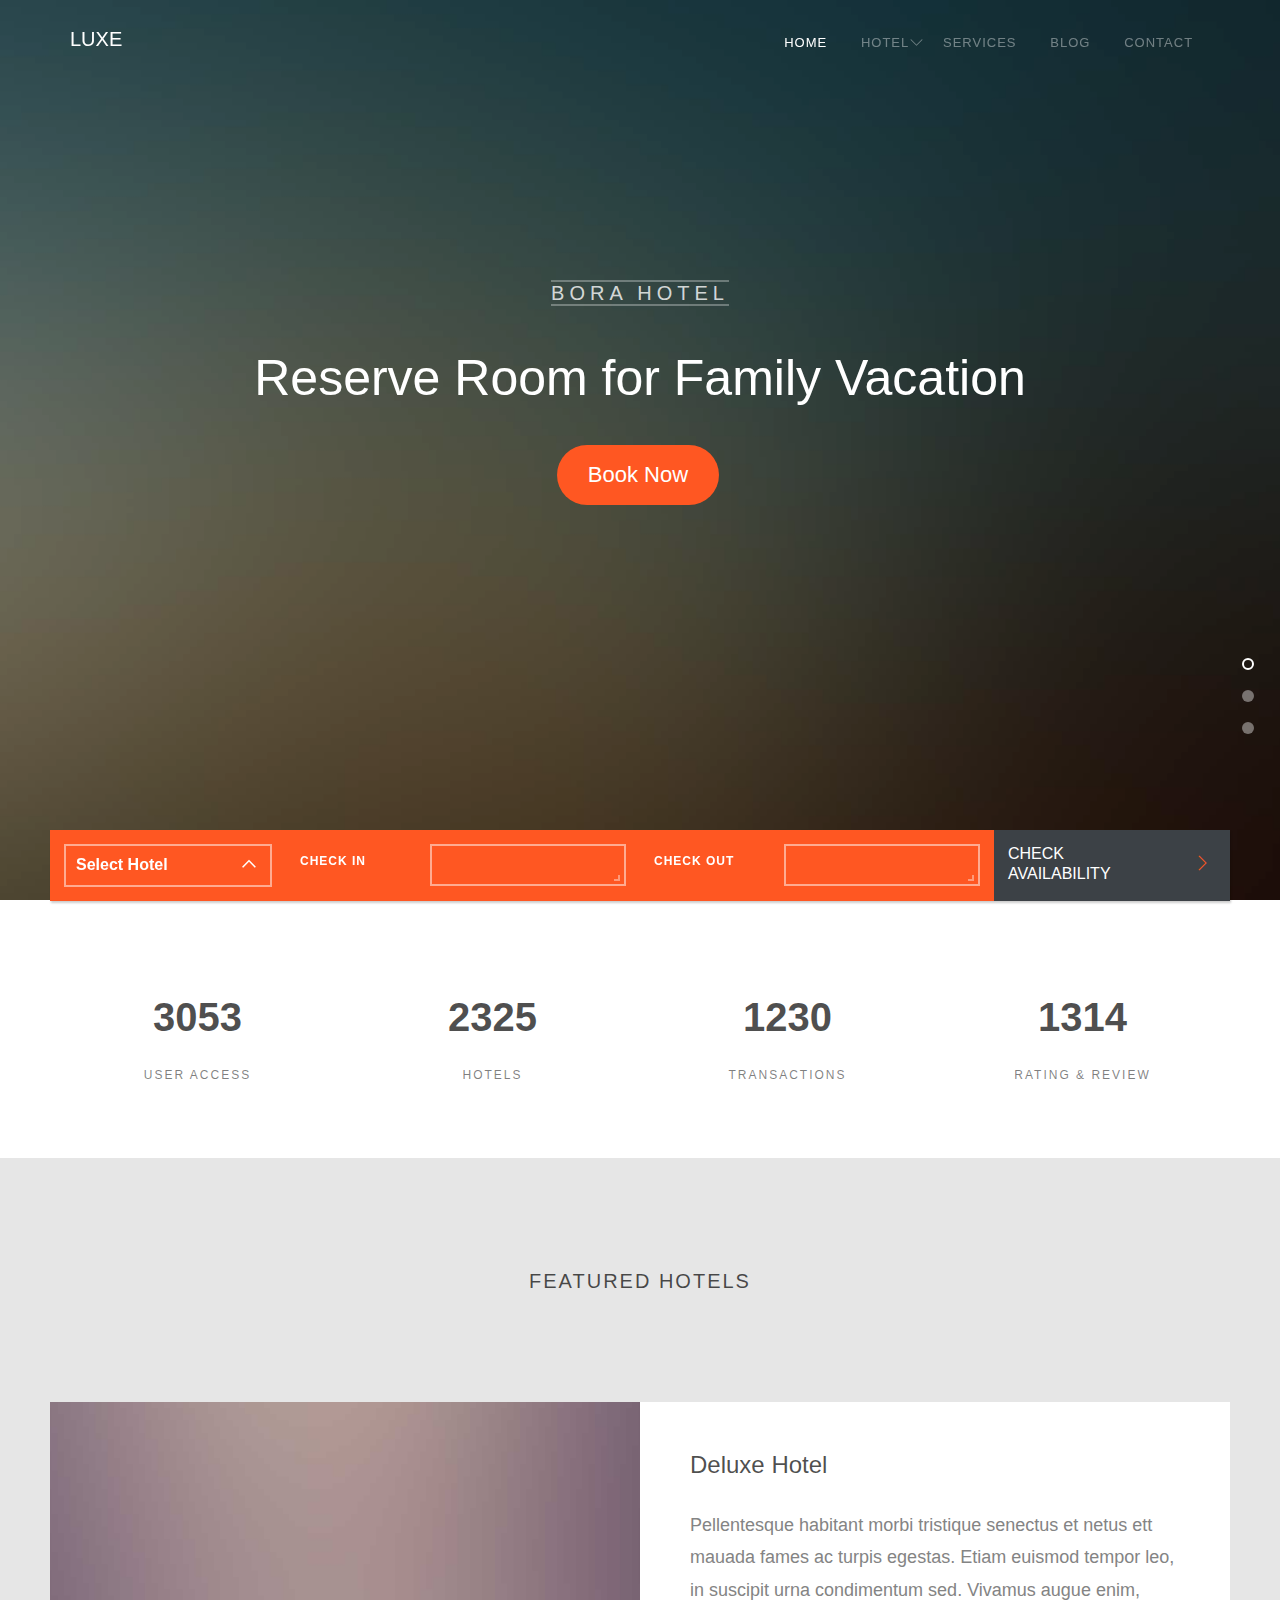
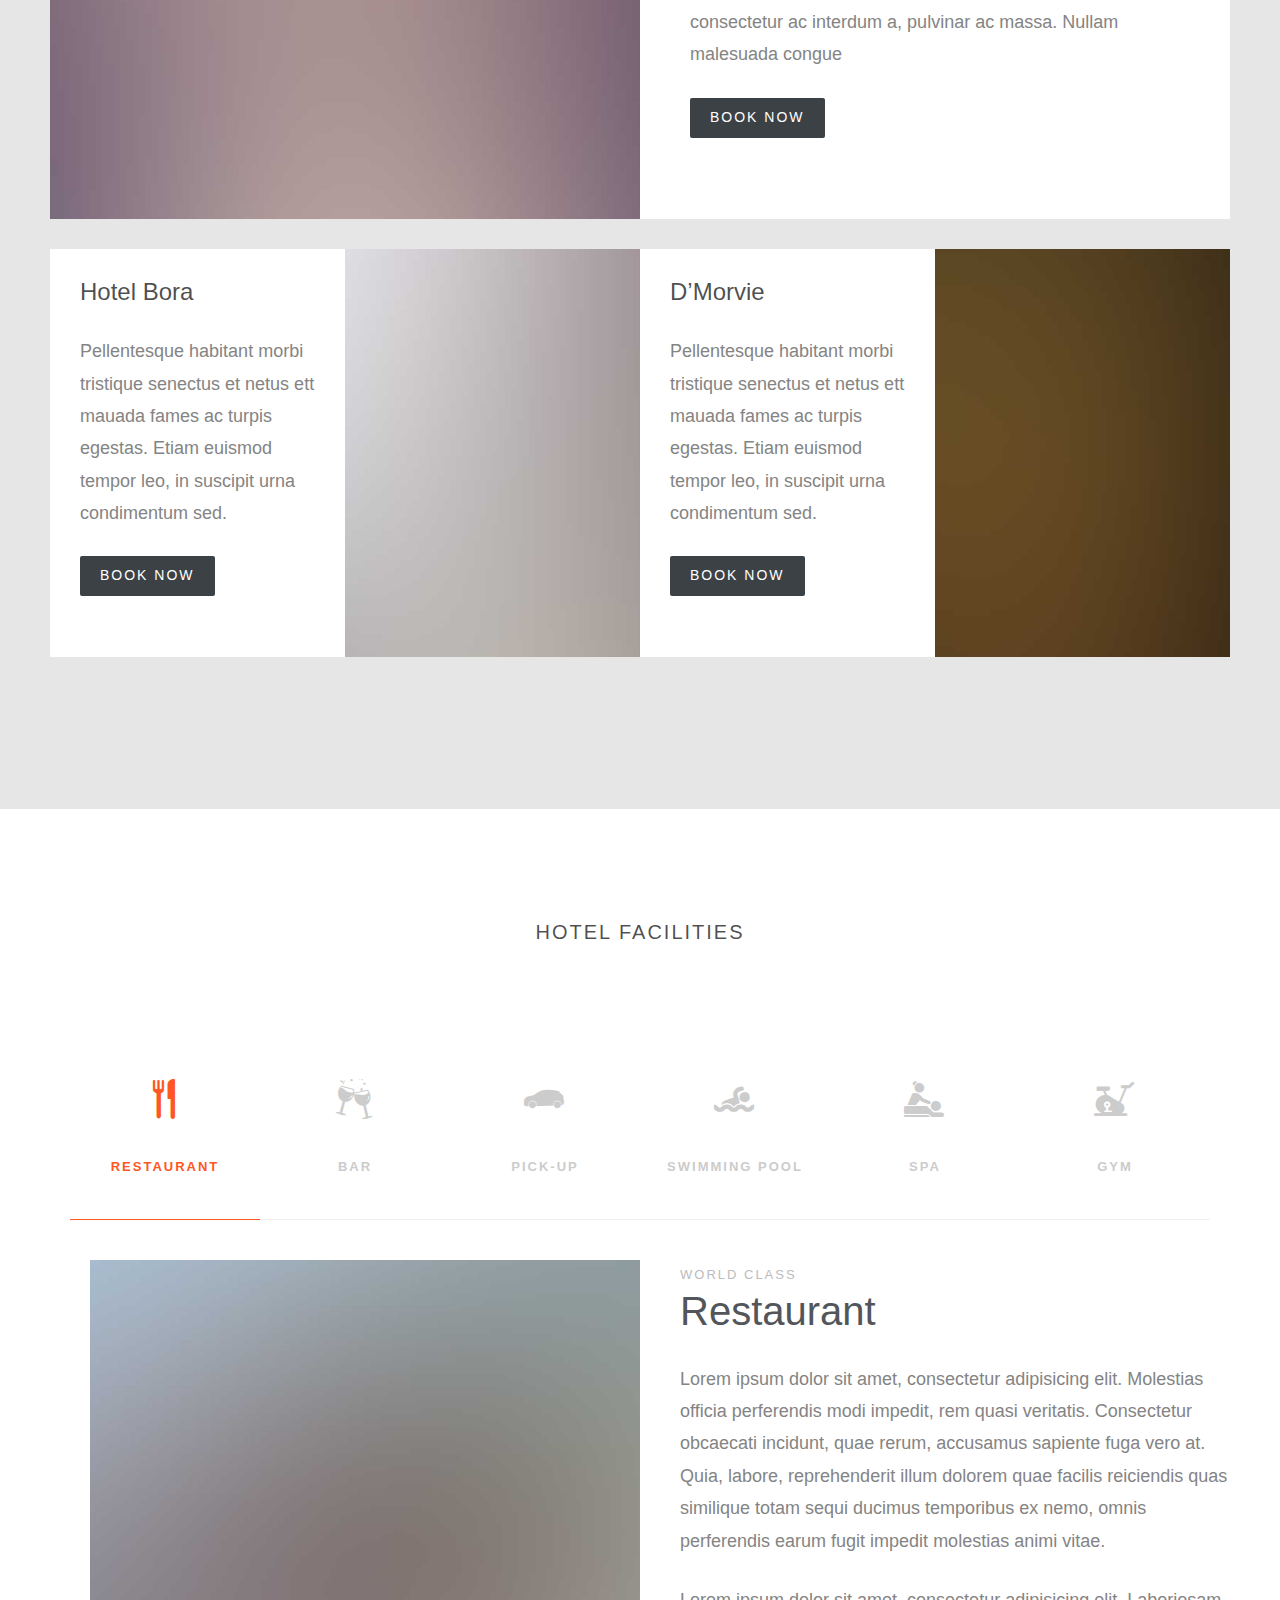
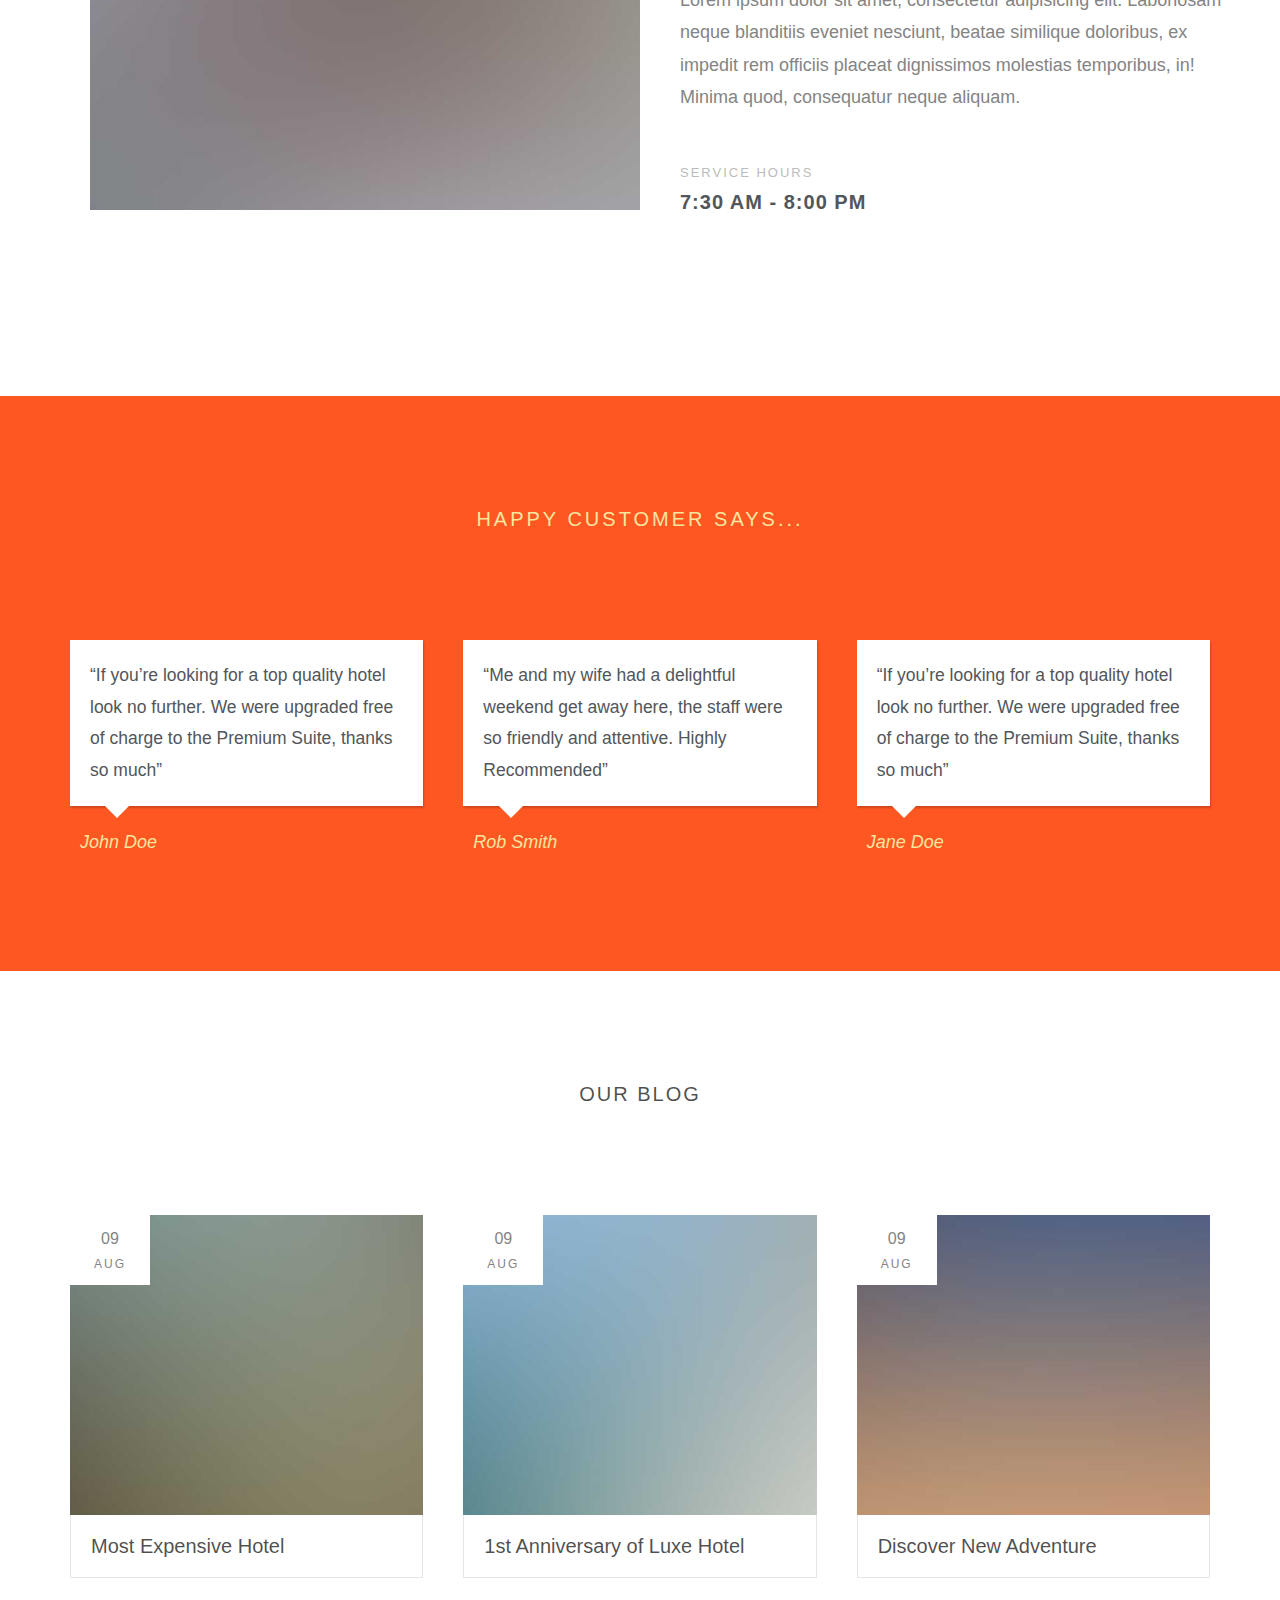
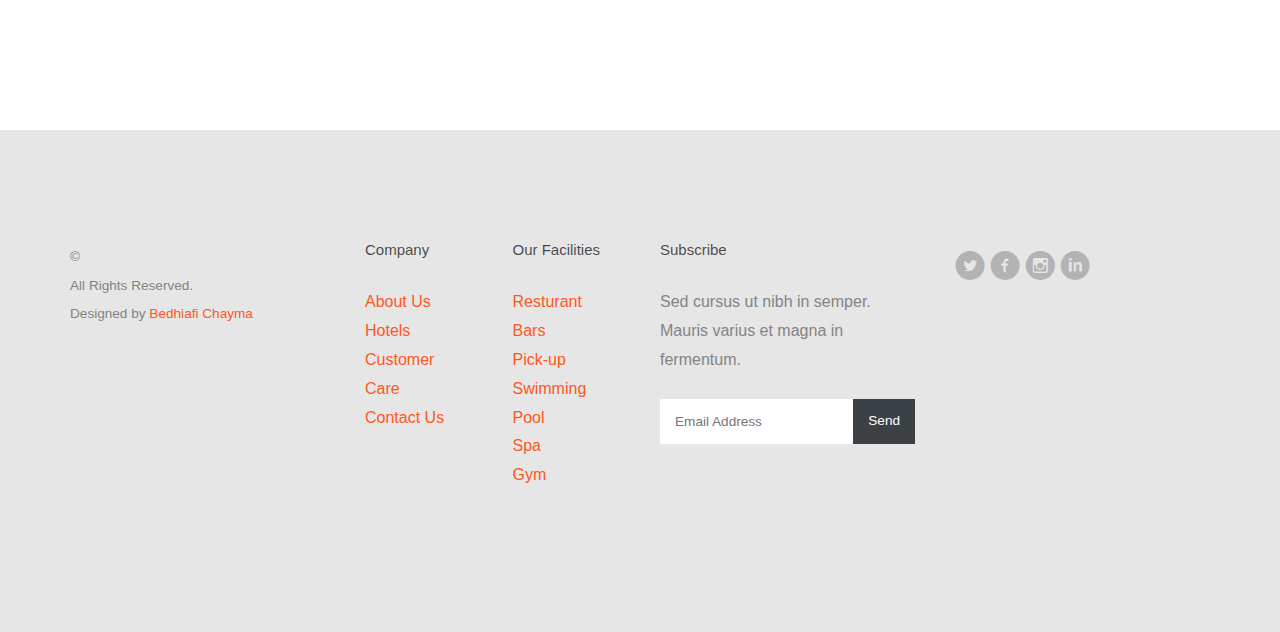
<file: 06.Hotel Website/luxe/index.html>
<!DOCTYPE html>
<!--[if lt IE 7]>      <html class="no-js lt-ie9 lt-ie8 lt-ie7"> <![endif]-->
<!--[if IE 7]>         <html class="no-js lt-ie9 lt-ie8"> <![endif]-->
<!--[if IE 8]>         <html class="no-js lt-ie9"> <![endif]-->
<!--[if gt IE 8]><!--> <html class="no-js"> <!--<![endif]-->
	<head>
	<meta charset="utf-8">
	<meta http-equiv="X-UA-Compatible" content="IE=edge">
	<title>Luxe &mdash; 100% Free Fully Responsive HTML5 Template by FREEHTML5.co</title>
	<meta name="viewport" content="width=device-width, initial-scale=1">
	<!-- <meta name="description" content="Free HTML5 Template by FREEHTML5.CO" />
	<meta name="keywords" content="free html5, free template, free bootstrap, html5, css3, mobile first, responsive" />
	<meta name="author" content="FREEHTML5.CO" /> -->

  <!-- 
	//////////////////////////////////////////////////////

	FREE HTML5 TEMPLATE 
	DESIGNED & DEVELOPED by FREEHTML5.CO
		
	Website: 		http://freehtml5.co/
	Email: 			info@freehtml5.co
	Twitter: 		http://twitter.com/fh5co
	Facebook: 		https://www.facebook.com/fh5co

	//////////////////////////////////////////////////////
	 -->

  	<!-- Facebook and Twitter integration -->
	<meta property="og:title" content=""/>
	<meta property="og:image" content=""/>
	<meta property="og:url" content=""/>
	<meta property="og:site_name" content=""/>
	<meta property="og:description" content=""/>
	<meta name="twitter:title" content="" />
	<meta name="twitter:image" content="" />
	<meta name="twitter:url" content="" />
	<meta name="twitter:card" content="" />

	<!-- Place favicon.ico and apple-touch-icon.png in the root directory -->
	<link rel="shortcut icon" href="favicon.ico">
	<!-- <link href='https://fonts.googleapis.com/css?family=Lato:400,100,100italic,300,300italic,400italic,700italic,900,700,900italic' rel='stylesheet' type='text/css'> -->

	<!-- Stylesheets -->
	<!-- Dropdown Menu -->
	<link rel="stylesheet" href="css/superfish.css">
	<!-- Owl Slider -->
	<!-- <link rel="stylesheet" href="css/owl.carousel.css"> -->
	<!-- <link rel="stylesheet" href="css/owl.theme.default.min.css"> -->
	<!-- Date Picker -->
	<link rel="stylesheet" href="css/bootstrap-datepicker.min.css">
	<!-- CS Select -->
	<link rel="stylesheet" href="css/cs-select.css">
	<link rel="stylesheet" href="css/cs-skin-border.css">

	<!-- Themify Icons -->
	<link rel="stylesheet" href="css/themify-icons.css">
	<!-- Flat Icon -->
	<link rel="stylesheet" href="css/flaticon.css">
	<!-- Icomoon -->
	<link rel="stylesheet" href="css/icomoon.css">
	<!-- Flexslider  -->
	<link rel="stylesheet" href="css/flexslider.css">
	
	<!-- Style -->
	<link rel="stylesheet" href="css/style.css">

	<!-- Modernizr JS -->
	<script src="js/modernizr-2.6.2.min.js"></script>
	<!-- FOR IE9 below -->
	<!--[if lt IE 9]>
	<script src="js/respond.min.js"></script>
	<![endif]-->

</head>
<body>
	<div id="fh5co-wrapper">
	<div id="fh5co-page">
	<div id="fh5co-header">
		<header id="fh5co-header-section">
			<div class="container">
				<div class="nav-header">
					<a href="#" class="js-fh5co-nav-toggle fh5co-nav-toggle"><i></i></a>
					<h1 id="fh5co-logo"><a href="index.html">Luxe</a></h1>
					<nav id="fh5co-menu-wrap" role="navigation">
						<ul class="sf-menu" id="fh5co-primary-menu">
							<li><a class="active" href="index.html">Home</a></li>
							<li>
								<a href="hotel.html" class="fh5co-sub-ddown">Hotel</a>
								<ul class="fh5co-sub-menu">
								 	<li><a href="#">Luxe Hotel</a></li>
								 	<li><a href="#">Deluxe Hotel</a></li>
									<li>
										<a href="#" class="fh5co-sub-ddown">King Hotel</a>
										<ul class="fh5co-sub-menu">
											<li><a href="http://freehtml5.co/preview/?item=build-free-html5-bootstrap-template" target="_blank">Build</a></li>
											<li><a href="http://freehtml5.co/preview/?item=work-free-html5-template-bootstrap" target="_blank">Work</a></li>
											<li><a href="http://freehtml5.co/preview/?item=light-free-html5-template-bootstrap" target="_blank">Light</a></li>
											<li><a href="http://freehtml5.co/preview/?item=relic-free-html5-template-using-bootstrap" target="_blank">Relic</a></li>
											<li><a href="http://freehtml5.co/preview/?item=display-free-html5-template-using-bootstrap" target="_blank">Display</a></li>
											<li><a href="http://freehtml5.co/preview/?item=sprint-free-html5-template-bootstrap" target="_blank">Sprint</a></li>
										</ul>
									</li>
									<li><a href="#">Five Star Hotel</a></li> 
								</ul>
							</li>
							<li><a href="services.html">Services</a></li>
							<li><a href="blog.html">Blog</a></li>
							<li><a href="contact.html">Contact</a></li>
						</ul>
					</nav>
				</div>
			</div>
		</header>
		
	</div>
	<!-- end:fh5co-header -->
	<aside id="fh5co-hero" class="js-fullheight">
		<div class="flexslider js-fullheight">
			<ul class="slides">
		   	<li style="background-image: url(images/slider1.jpg);">
		   		<div class="overlay-gradient"></div>
		   		<div class="container">
		   			<div class="col-md-12 col-md-offset-0 text-center slider-text">
		   				<div class="slider-text-inner js-fullheight">
		   					<div class="desc">
		   						<p><span>Bora Hotel</span></p>
		   						<h2>Reserve Room for Family Vacation</h2>
			   					<p>
			   						<a href="#" class="btn btn-primary btn-lg">Book Now</a>
			   					</p>
		   					</div>
		   				</div>
		   			</div>
		   		</div>
		   	</li>
		   	<li style="background-image: url(images/slider2.jpg);">
		   		<div class="overlay-gradient"></div>
		   		<div class="container">
		   			<div class="col-md-12 col-md-offset-0 text-center slider-text">
		   				<div class="slider-text-inner js-fullheight">
		   					<div class="desc">
		   						<p><span>Deluxe Hotel</span></p>
		   						<h2>Make Your Vacation Comfortable</h2>
			   					<p>
			   						<a href="#" class="btn btn-primary btn-lg">Book Now</a>
			   					</p>
		   					</div>
		   				</div>
		   			</div>
		   		</div>
		   	</li>
		   	<li style="background-image: url(images/slider3.jpg);">
		   		<div class="overlay-gradient"></div>
		   		<div class="container">
		   			<div class="col-md-12 col-md-offset-0 text-center slider-text">
		   				<div class="slider-text-inner js-fullheight">
		   					<div class="desc">
		   						<p><span>Luxe Hotel</span></p>
		   						<h2>A Best Place To Enjoy Your Life</h2>
			   					<p>
			   						<a href="#" class="btn btn-primary btn-lg">Book Now</a>
			   					</p>
		   					</div>
		   				</div>
		   			</div>
		   		</div>
		   	</li>
		   	
		  	</ul>
	  	</div>
	</aside>
	<div class="wrap">
		<div class="container">
			<div class="row">
				<div id="availability">
					<form action="#">

						<div class="a-col">
							<section>
								<select class="cs-select cs-skin-border">
									<option value="" disabled selected>Select Hotel</option>
									<option value="email">Luxe Hotel</option>
									<option value="twitter">Deluxe Hotel</option>
									<option value="linkedin">Five Star Hotel</option>
								</select>
							</section>
						</div>
						<div class="a-col alternate">
							<div class="input-field">
								<label for="date-start">Check In</label>
								<input type="text" class="form-control" id="date-start" />
							</div>
						</div>
						<div class="a-col alternate">
							<div class="input-field">
								<label for="date-end">Check Out</label>
								<input type="text" class="form-control" id="date-end" />
							</div>
						</div>
						<div class="a-col action">
							<a href="#">
								<span>Check</span>
								Availability
							</a>
						</div>
					</form>
				</div>
			</div>
		</div>
	</div>
	
	<div id="fh5co-counter-section" class="fh5co-counters">
		<div class="container">
			<div class="row">
				<div class="col-md-3 text-center">
					<span class="fh5co-counter js-counter" data-from="0" data-to="20356" data-speed="5000" data-refresh-interval="50"></span>
					<span class="fh5co-counter-label">User Access</span>
				</div>
				<div class="col-md-3 text-center">
					<span class="fh5co-counter js-counter" data-from="0" data-to="15501" data-speed="5000" data-refresh-interval="50"></span>
					<span class="fh5co-counter-label">Hotels</span>
				</div>
				<div class="col-md-3 text-center">
					<span class="fh5co-counter js-counter" data-from="0" data-to="8200" data-speed="5000" data-refresh-interval="50"></span>
					<span class="fh5co-counter-label">Transactions</span>
				</div>
				<div class="col-md-3 text-center">
					<span class="fh5co-counter js-counter" data-from="0" data-to="8763" data-speed="5000" data-refresh-interval="50"></span>
					<span class="fh5co-counter-label">Rating &amp; Review</span>
				</div>
			</div>
		</div>
	</div>

	<div id="featured-hotel" class="fh5co-bg-color">
		<div class="container">
			
			<div class="row">
				<div class="col-md-12">
					<div class="section-title text-center">
						<h2>Featured Hotels</h2>
					</div>
				</div>
			</div>

			<div class="row">
				<div class="feature-full-1col">
					<div class="image" style="background-image: url(images/hotel_feture_1.jpg);">
						<div class="descrip text-center">
							<p><small>For as low as</small><span>$100/night</span></p>
						</div>
					</div>
					<div class="desc">
						<h3>Deluxe Hotel</h3>
						<p>Pellentesque habitant morbi tristique senectus et netus ett mauada fames ac turpis egestas. Etiam euismod tempor leo, in suscipit urna condimentum sed. Vivamus augue enim, consectetur ac interdum a, pulvinar ac massa. Nullam malesuada congue </p>
						<p><a href="#" class="btn btn-primary btn-luxe-primary">Book Now <i class="ti-angle-right"></i></a></p>
					</div>
				</div>

				<div class="feature-full-2col">
					<div class="f-hotel">
						<div class="image" style="background-image: url(images/hotel_feture_2.jpg);">
							<div class="descrip text-center">
								<p><small>For as low as</small><span>$99/night</span></p>
							</div>
						</div>
						<div class="desc">
							<h3>Hotel Bora</h3>
							<p>Pellentesque habitant morbi tristique senectus et netus ett mauada fames ac turpis egestas. Etiam euismod tempor leo, 
							in suscipit urna condimentum sed. </p>
							<p><a href="#" class="btn btn-primary btn-luxe-primary">Book Now <i class="ti-angle-right"></i></a></p>
						</div>
					</div>
					<div class="f-hotel">
						<div class="image" style="background-image: url(images/hotel_feture_3.jpg);">
							<div class="descrip text-center">
								<p><small>For as low as</small><span>$99/night</span></p>
							</div>
						</div>
						<div class="desc">
							<h3>D’Morvie</h3>
							<p>Pellentesque habitant morbi tristique senectus et netus ett mauada fames ac turpis egestas. Etiam euismod tempor leo, in suscipit urna condimentum sed. </p>
							<p><a href="#" class="btn btn-primary btn-luxe-primary">Book Now <i class="ti-angle-right"></i></a></p>
						</div>
					</div>
				</div>
			</div>

		</div>
	</div>

	<div id="hotel-facilities">
		<div class="container">
			<div class="row">
				<div class="col-md-12">
					<div class="section-title text-center">
						<h2>Hotel Facilities</h2>
					</div>
				</div>
			</div>

			<div id="tabs">
				<nav class="tabs-nav">
					<a href="#" class="active" data-tab="tab1">
						<i class="flaticon-restaurant icon"></i>
						<span>Restaurant</span>
					</a>
					<a href="#" data-tab="tab2">
						<i class="flaticon-cup icon"></i>
						<span>Bar</span>
					</a>
					<a href="#" data-tab="tab3">
					
						<i class="flaticon-car icon"></i>
						<span>Pick-up</span>
					</a>
					<a href="#" data-tab="tab4">
						
						<i class="flaticon-swimming icon"></i>
						<span>Swimming Pool</span>
					</a>
					<a href="#" data-tab="tab5">
						
						<i class="flaticon-massage icon"></i>
						<span>Spa</span>
					</a>
					<a href="#" data-tab="tab6">
						
						<i class="flaticon-bicycle icon"></i>
						<span>Gym</span>
					</a>
				</nav>
				<div class="tab-content-container">
					<div class="tab-content active show" data-tab-content="tab1">
						<div class="container">
							<div class="row">
								<div class="col-md-6">
									<img src="images/tab_img_1.jpg" class="img-responsive" alt="Image">
								</div>
								<div class="col-md-6">
									<span class="super-heading-sm">World Class</span>
									<h3 class="heading">Restaurant</h3>
									<p>Lorem ipsum dolor sit amet, consectetur adipisicing elit. Molestias officia perferendis modi impedit, rem quasi veritatis. Consectetur obcaecati incidunt, quae rerum, accusamus sapiente fuga vero at. Quia, labore, reprehenderit illum dolorem quae facilis reiciendis quas similique totam sequi ducimus temporibus ex nemo, omnis perferendis earum fugit impedit molestias animi vitae.</p>
									<p>Lorem ipsum dolor sit amet, consectetur adipisicing elit. Laboriosam neque blanditiis eveniet nesciunt, beatae similique doloribus, ex impedit rem officiis placeat dignissimos molestias temporibus, in! Minima quod, consequatur neque aliquam.</p>
									<p class="service-hour">
										<span>Service Hours</span>
										<strong>7:30 AM - 8:00 PM</strong>
									</p>
								</div>
							</div>
						</div>
					</div>
					<div class="tab-content" data-tab-content="tab2">
						<div class="container">
							<div class="row">
								<div class="col-md-6">
									<img src="images/tab_img_2.jpg" class="img-responsive" alt="Image">
								</div>
								<div class="col-md-6">
									<span class="super-heading-sm">World Class</span>
									<h3 class="heading">Bars</h3>
									<p>Lorem ipsum dolor sit amet, consectetur adipisicing elit. Molestias officia perferendis modi impedit, rem quasi veritatis. Consectetur obcaecati incidunt, quae rerum, accusamus sapiente fuga vero at. Quia, labore, reprehenderit illum dolorem quae facilis reiciendis quas similique totam sequi ducimus temporibus ex nemo, omnis perferendis earum fugit impedit molestias animi vitae.</p>
									<p>Lorem ipsum dolor sit amet, consectetur adipisicing elit. Laboriosam neque blanditiis eveniet nesciunt, beatae similique doloribus, ex impedit rem officiis placeat dignissimos molestias temporibus, in! Minima quod, consequatur neque aliquam.</p>
									<p class="service-hour">
										<span>Service Hours</span>
										<strong>7:30 AM - 8:00 PM</strong>
									</p>
								</div>
							</div>
						</div>
					</div>
					<div class="tab-content" data-tab-content="tab3">
						<div class="container">
							<div class="row">
								<div class="col-md-6">
									<img src="images/tab_img_3.jpg" class="img-responsive" alt="Image">
								</div>
								<div class="col-md-6">
									<span class="super-heading-sm">World Class</span>
									<h3 class="heading">Pick Up</h3>
									<p>Lorem ipsum dolor sit amet, consectetur adipisicing elit. Molestias officia perferendis modi impedit, rem quasi veritatis. Consectetur obcaecati incidunt, quae rerum, accusamus sapiente fuga vero at. Quia, labore, reprehenderit illum dolorem quae facilis reiciendis quas similique totam sequi ducimus temporibus ex nemo, omnis perferendis earum fugit impedit molestias animi vitae.</p>
									<p>Lorem ipsum dolor sit amet, consectetur adipisicing elit. Laboriosam neque blanditiis eveniet nesciunt, beatae similique doloribus, ex impedit rem officiis placeat dignissimos molestias temporibus, in! Minima quod, consequatur neque aliquam.</p>
									<p class="service-hour">
										<span>Service Hours</span>
										<strong>7:30 AM - 8:00 PM</strong>
									</p>
								</div>
							</div>
						</div>
					</div>
					<div class="tab-content" data-tab-content="tab4">
						<div class="container">
							<div class="row">
								<div class="col-md-6">
									<img src="images/tab_img_4.jpg" class="img-responsive" alt="Image">
								</div>
								<div class="col-md-6">
									<span class="super-heading-sm">World Class</span>
									<h3 class="heading">Swimming Pool</h3>
									<p>Lorem ipsum dolor sit amet, consectetur adipisicing elit. Molestias officia perferendis modi impedit, rem quasi veritatis. Consectetur obcaecati incidunt, quae rerum, accusamus sapiente fuga vero at. Quia, labore, reprehenderit illum dolorem quae facilis reiciendis quas similique totam sequi ducimus temporibus ex nemo, omnis perferendis earum fugit impedit molestias animi vitae.</p>
									<p>Lorem ipsum dolor sit amet, consectetur adipisicing elit. Laboriosam neque blanditiis eveniet nesciunt, beatae similique doloribus, ex impedit rem officiis placeat dignissimos molestias temporibus, in! Minima quod, consequatur neque aliquam.</p>
									<p class="service-hour">
										<span>Service Hours</span>
										<strong>7:30 AM - 8:00 PM</strong>
									</p>
								</div>
							</div>
						</div>
					</div>
					<div class="tab-content" data-tab-content="tab5">
						<div class="container">
							<div class="row">
								<div class="col-md-6">
									<img src="images/tab_img_5.jpg" class="img-responsive" alt="Image">
								</div>
								<div class="col-md-6">
									<span class="super-heading-sm">World Class</span>
									<h3 class="heading">Spa</h3>
									<p>Lorem ipsum dolor sit amet, consectetur adipisicing elit. Molestias officia perferendis modi impedit, rem quasi veritatis. Consectetur obcaecati incidunt, quae rerum, accusamus sapiente fuga vero at. Quia, labore, reprehenderit illum dolorem quae facilis reiciendis quas similique totam sequi ducimus temporibus ex nemo, omnis perferendis earum fugit impedit molestias animi vitae.</p>
									<p>Lorem ipsum dolor sit amet, consectetur adipisicing elit. Laboriosam neque blanditiis eveniet nesciunt, beatae similique doloribus, ex impedit rem officiis placeat dignissimos molestias temporibus, in! Minima quod, consequatur neque aliquam.</p>
									<p class="service-hour">
										<span>Service Hours</span>
										<strong>7:30 AM - 8:00 PM</strong>
									</p>
								</div>
							</div>
						</div>
					</div>
					<div class="tab-content" data-tab-content="tab6">
						<div class="container">
							<div class="row">
								<div class="col-md-6">
									<img src="images/tab_img_6.jpg" class="img-responsive" alt="Image">
								</div>
								<div class="col-md-6">
									<span class="super-heading-sm">World Class</span>
									<h3 class="heading">Gym</h3>
									<p>Lorem ipsum dolor sit amet, consectetur adipisicing elit. Molestias officia perferendis modi impedit, rem quasi veritatis. Consectetur obcaecati incidunt, quae rerum, accusamus sapiente fuga vero at. Quia, labore, reprehenderit illum dolorem quae facilis reiciendis quas similique totam sequi ducimus temporibus ex nemo, omnis perferendis earum fugit impedit molestias animi vitae.</p>
									<p>Lorem ipsum dolor sit amet, consectetur adipisicing elit. Laboriosam neque blanditiis eveniet nesciunt, beatae similique doloribus, ex impedit rem officiis placeat dignissimos molestias temporibus, in! Minima quod, consequatur neque aliquam.</p>
									<p class="service-hour">
										<span>Service Hours</span>
										<strong>7:30 AM - 8:00 PM</strong>
									</p>
								</div>
							</div>
						</div>
					</div>
				</div>
			</div>
		</div>
	</div>

	<div id="testimonial">
		<div class="container">
			<div class="row">
				<div class="col-md-12">
					<div class="section-title text-center">
						<h2>Happy Customer Says...</h2>
					</div>
				</div>
			</div>
			<div class="row">
				<div class="col-md-4">
					<div class="testimony">
						<blockquote>
							&ldquo;If you’re looking for a top quality hotel look no further. We were upgraded free of charge to the Premium Suite, thanks so much&rdquo;
						</blockquote>
						<p class="author"><cite>John Doe</cite></p>
					</div>
				</div>
				<div class="col-md-4">
					<div class="testimony">
						<blockquote>
							&ldquo;Me and my wife had a delightful weekend get away here, the staff were so friendly and attentive. Highly Recommended&rdquo;
						</blockquote>
						<p class="author"><cite>Rob Smith</cite></p>
					</div>
				</div>
				<div class="col-md-4">
					<div class="testimony">
						<blockquote>
							&ldquo;If you’re looking for a top quality hotel look no further. We were upgraded free of charge to the Premium Suite, thanks so much&rdquo;
						</blockquote>
						<p class="author"><cite>Jane Doe</cite></p>
					</div>
				</div>
			</div>
		</div>
	</div>


	<div id="fh5co-blog-section">
		<div class="container">
			<div class="row">
				<div class="col-md-12">
					<div class="section-title text-center">
						<h2>Our Blog</h2>
					</div>
				</div>
			</div>
			<div class="row">
				<div class="col-md-4">
					<div class="blog-grid" style="background-image: url(images/image-1.jpg);">
						<div class="date text-center">
							<span>09</span>
							<small>Aug</small>
						</div>
					</div>
					<div class="desc">
						<h3><a href="#">Most Expensive Hotel</a></h3>
					</div>
				</div>
				<div class="col-md-4">
					<div class="blog-grid" style="background-image: url(images/image-2.jpg);">
						<div class="date text-center">
							<span>09</span>
							<small>Aug</small>
						</div>
					</div>
					<div class="desc">
						<h3><a href="#">1st Anniversary of Luxe Hotel</a></h3>
					</div>
				</div>
				<div class="col-md-4">
					<div class="blog-grid" style="background-image: url(images/image-3.jpg);">
						<div class="date text-center">
							<span>09</span>
							<small>Aug</small>
						</div>
					</div>
					<div class="desc">
						<h3><a href="#">Discover New Adventure</a></h3>
					</div>
				</div>
			</div>
		</div>
	</div>

	<footer id="footer" class="fh5co-bg-color">
		<div class="container">
			<div class="row">
				<div class="col-md-3">
					<div class="copyright">
						<p><small>&copy; <br> All Rights Reserved. <br>
						Designed by <a href="#" target="_blank">Bedhiafi Chayma</a> <br> </p>
					</div>
				</div>
				<div class="col-md-6">
					<div class="row">
						<div class="col-md-3">
							<h3>Company</h3>
							<ul class="link">
								<li><a href="#">About Us</a></li>
								<li><a href="#">Hotels</a></li>
								<li><a href="#">Customer Care</a></li>
								<li><a href="#">Contact Us</a></li>
							</ul>
						</div>
						<div class="col-md-3">
							<h3>Our Facilities</h3>
							<ul class="link">
								<li><a href="#">Resturant</a></li>
								<li><a href="#">Bars</a></li>
								<li><a href="#">Pick-up</a></li>
								<li><a href="#">Swimming Pool</a></li>
								<li><a href="#">Spa</a></li>
								<li><a href="#">Gym</a></li>
							</ul>
						</div>
						<div class="col-md-6">
							<h3>Subscribe</h3>
							<p>Sed cursus ut nibh in semper. Mauris varius et magna in fermentum. </p>
							<form action="#" id="form-subscribe">
								<div class="form-field">
									<input type="email" placeholder="Email Address" id="email">
									<input type="submit" id="submit" value="Send">
								</div>
							</form>
						</div>
					</div>
				</div>
				<div class="col-md-3">
					<ul class="social-icons">
						<li>
							<a href="#"><i class="icon-twitter-with-circle"></i></a>
							<a href="#"><i class="icon-facebook-with-circle"></i></a>
							<a href="#"><i class="icon-instagram-with-circle"></i></a>
							<a href="#"><i class="icon-linkedin-with-circle"></i></a>
						</li>
					</ul>
				</div>
			</div>
		</div>
	</footer>

	</div>
	<!-- END fh5co-page -->

	</div>
	<!-- END fh5co-wrapper -->
	
	<!-- Javascripts -->
	<script src="js/jquery-2.1.4.min.js"></script>
	<!-- Dropdown Menu -->
	<script src="js/hoverIntent.js"></script>
	<script src="js/superfish.js"></script>
	<!-- Bootstrap -->
	<script src="js/bootstrap.min.js"></script>
	<!-- Waypoints -->
	<script src="js/jquery.waypoints.min.js"></script>
	<!-- Counters -->
	<script src="js/jquery.countTo.js"></script>
	<!-- Stellar Parallax -->
	<script src="js/jquery.stellar.min.js"></script>
	<!-- Owl Slider -->
	<!-- // <script src="js/owl.carousel.min.js"></script> -->
	<!-- Date Picker -->
	<script src="js/bootstrap-datepicker.min.js"></script>
	<!-- CS Select -->
	<script src="js/classie.js"></script>
	<script src="js/selectFx.js"></script>
	<!-- Flexslider -->
	<script src="js/jquery.flexslider-min.js"></script>

	<script src="js/custom.js"></script>

</body>
</html>
</file>
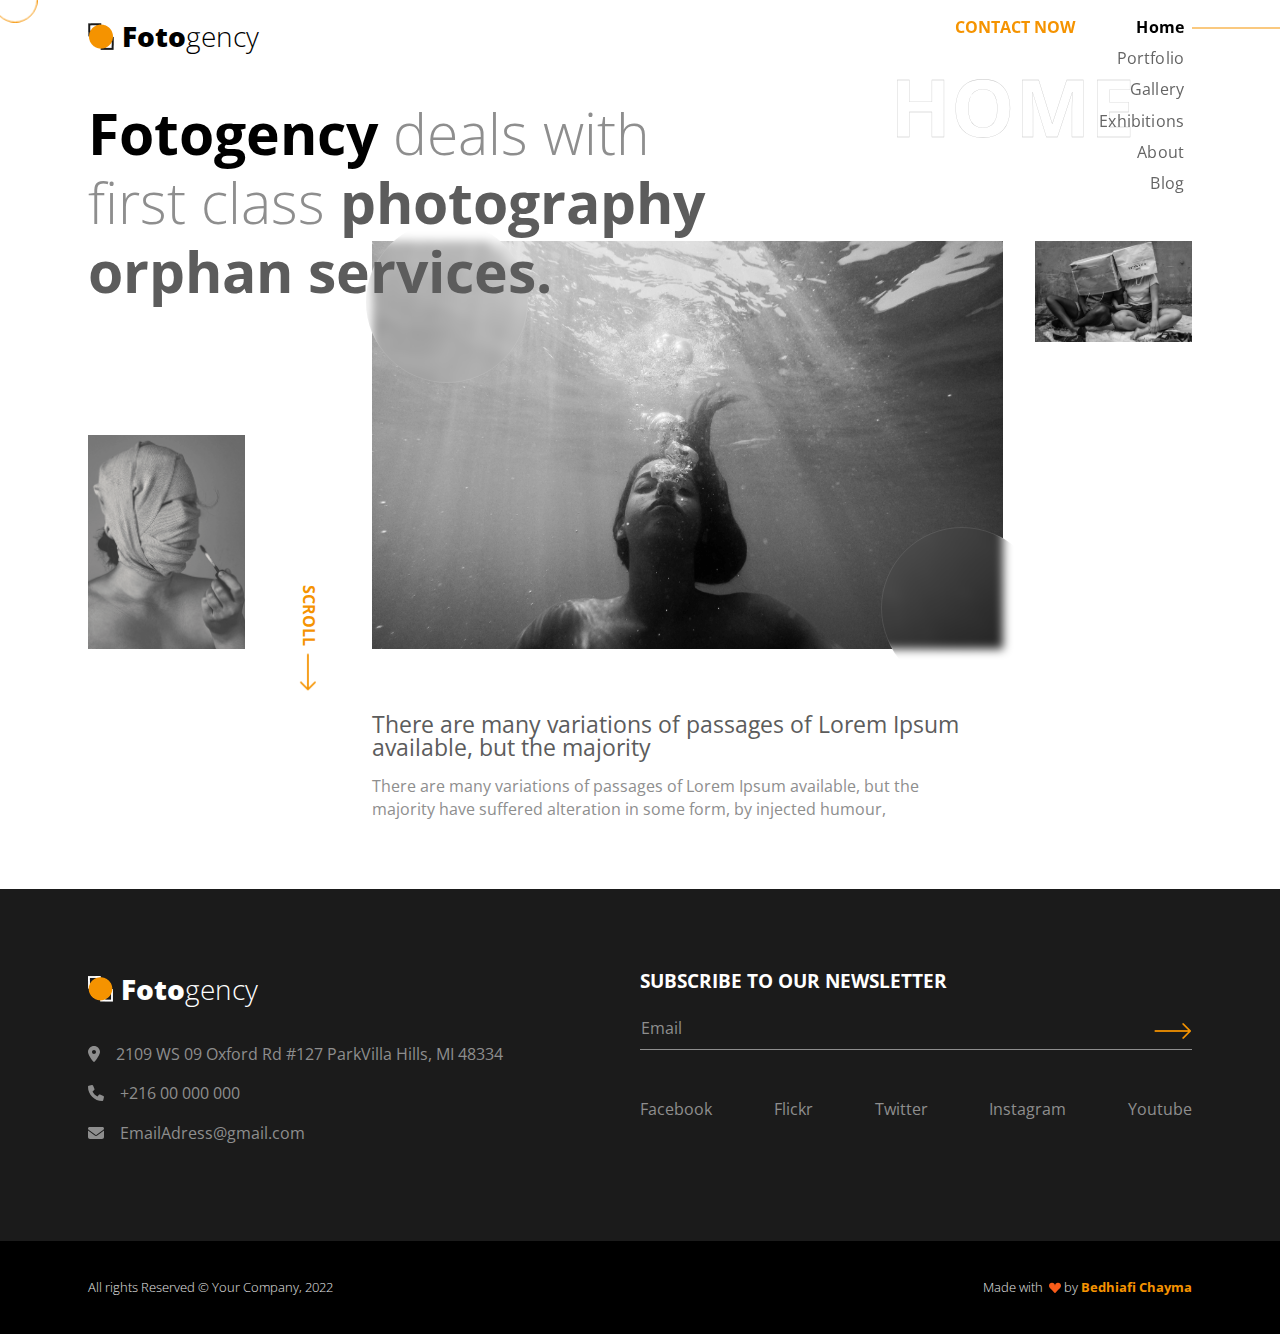
<file: 07.Photography Portfolio Website/public/index.html>
<!DOCTYPE html>
<html lang="en-US" dir="ltr">

  <head>
    <meta charset="utf-8">
    <meta http-equiv="X-UA-Compatible" content="IE=edge">
    <meta name="viewport" content="width=device-width, initial-scale=1">


    <!-- ============================================-->
    <!--    Document Title-->
    <!-- ===============================================-->
    <title>Fotogency | Photography Agency Template</title>


    <!-- ===============================================-->
    <!--    Favicons-->
    <!-- ===============================================-->
    <link rel="apple-touch-icon" sizes="180x180" href="assets/img/favicons/apple-touch-icon.png">
    <link rel="icon" type="image/png" sizes="32x32" href="assets/img/favicons/favicon-32x32.png">
    <link rel="icon" type="image/png" sizes="16x16" href="assets/img/favicons/favicon-16x16.png">
    <link rel="shortcut icon" type="image/x-icon" href="assets/img/favicons/favicon.ico">
    <link rel="manifest" href="assets/img/favicons/manifest.json">
    <meta name="msapplication-TileImage" content="assets/img/favicons/mstile-150x150.png">
    <meta name="theme-color" content="#ffffff">


    <!-- ===============================================-->
    <!--    Stylesheets-->
    <!-- ===============================================-->
    <link rel="preconnect" href="https://fonts.gstatic.com">
    <link href="https://fonts.googleapis.com/css2?family=Open+Sans:wght@300;400;500;600;700;800&amp;display=swap" rel="stylesheet">
    <link href="vendors/prism/prism.css" rel="stylesheet">
    <link href="vendors/swiper/swiper-bundle.min.css" rel="stylesheet">
    <link href="assets/css/theme.css" rel="stylesheet" />
    <link href="assets/css/user.css" rel="stylesheet" />

  </head>


  <body>

    <!-- ===============================================-->
    <!--    Main Content-->
    <!-- ===============================================-->
    <main class="main" id="top">
      <div class="cursor-outer d-none d-md-block"></div>
      <nav class="navbar navbar-light py-3 px-0 overflow-hidden">
        <div class="container px-md-5">
          <div class="row w-100 g-0 justify-content-between">
            <div class="col-8">
              <div class="d-inline-block"><a class="navbar-brand pt-0 fs-3 text-black d-flex align-items-center" href="index.html"><img class="img-fluid" src="assets/img/icons/logo-icon.png" alt="" /><span class="fw-bolder ms-2">Foto</span><span class="fw-thin">gency</span></a></div>
            </div>
            <div class="col-4 d-lg-none text-end pe-0">
              <button class="btn p-0 shadow-none text-black fs-2 d-inline-block" data-bs-toggle="offcanvas" data-bs-target="#navbarOffcanvas" aria-controls="navbarOffcanvas" aria-expanded="false" aria-label="Toggle offcanvas navigation"><span class="menu-bar"></span></button>
            </div>
            <div class="offcanvas offcanvas-end px-0" id="navbarOffcanvas" aria-labelledby="navbarOffcanvasTitle" aria-hidden="true">
              <div class="offcanvas-header justify-content-end">
                <h5 class="visually-hidden offcanvas-title" id="navbarOffcanvasTitle">Menu</h5>
                <button class="btn p-0 shadow-none text-black fs-2 d-inline text-end" type="button" data-bs-dismiss="offcanvas" aria-label="Close"><span class="menu-close-bar"></span></button>
              </div>
              <div class="offcanvas-body px-0">
                <div class="d-lg-flex flex-center-start gap-3 overflow-hidden">
                  <ul class="navbar-nav ms-auto fs-4 ps-6">
                    <li class="nav-item"><a class="nav-link d-inline-block nav-text-outlined lh-1 text-white fs-5 active" aria-current="page" href="index.html">Home</a></li>
                    <li class="nav-item"><a class="nav-link d-inline-block nav-text-outlined lh-1 text-white fs-5" aria-current="page" href="portfolio.html">Portfolio</a></li>
                    <li class="nav-item"><a class="nav-link d-inline-block nav-text-outlined lh-1 text-white fs-5" aria-current="page" href="gallery.html">Gallery</a></li>
                    <li class="nav-item"><a class="nav-link d-inline-block nav-text-outlined lh-1 text-white fs-5" aria-current="page" href="exhibitions.html">Exhibitions</a></li>
                    <li class="nav-item"><a class="nav-link d-inline-block nav-text-outlined lh-1 text-white fs-5" aria-current="page" href="about.html">About</a></li>
                    <li class="nav-item"><a class="nav-link d-inline-block nav-text-outlined lh-1 text-white fs-5" aria-current="page" href="blog.html">Blog</a></li>
                  </ul>
                </div>
              </div>
            </div>
            <div class="col-4">
              <div class="d-none d-lg-flex justify-content-end position-relative z-index-1">
                <div class="position-absolute absolute-centered z-index--1">
                  <h1 class="ms-2 fw-bolder text-outlined text-uppercase text-white pe-none display-1">Home</h1>
                </div>
                <div class="d-flex gap-3 align-items-start"><a class="mb-0 ms-auto text-warning fs-0 fw-bold text-uppercase" href="blog.html#contact">Contact Now</a>
                  <ul class="navbar-nav navbar-fotogency ms-auto text-end">
                    <li class="nav-item px-2 position-relative"><a class="nav-link pt-0 active" aria-current="page" href="index.html">Home</a></li>
                    <li class="nav-item px-2 position-relative"><a class="nav-link pt-0" aria-current="page" href="portfolio.html">Portfolio</a></li>
                    <li class="nav-item px-2 position-relative"><a class="nav-link pt-0" aria-current="page" href="gallery.html">Gallery</a></li>
                    <li class="nav-item px-2 position-relative"><a class="nav-link pt-0" aria-current="page" href="exhibitions.html">Exhibitions</a></li>
                    <li class="nav-item px-2 position-relative"><a class="nav-link pt-0" aria-current="page" href="about.html">About</a></li>
                    <li class="nav-item px-2 position-relative"><a class="nav-link pt-0" aria-current="page" href="blog.html">Blog</a></li>
                  </ul>
                </div>
              </div>
            </div>
          </div>
        </div>
      </nav>


      <!-- ============================================-->
      <!-- <section> begin ============================-->
      <section class="py-4 pt-md-0 pb-8 pb-sm-11 mt-lg-n8">

        <div class="container px-md-5">
          <div class="row">
            <div class="col-md-9 col-lg-7">
              <h1 class="fs-4 fs-md-6 fs-xl-7 mb-5 mb-lg-0 position-relative z-index-2">Fotogency <span class="fw-thin text-300">deals with first class </span><span class="text-400">photography  orphan services.</span></h1>
            </div>
          </div>
          <div class="row mt-md-n6">
            <div class="col-2 d-none d-lg-block mt-auto"><img class="img-fluid" src="assets/img/home/img2.png" alt="" /></div>
            <div class="col-1 mt-auto d-none d-lg-block"><a class="scroll-indicator text-warning" href="#footer"> <span>SCROLL </span><img src="assets/img/icons/long-arrow.png" alt="" /></a></div>
            <div class="col-lg-7 position-relative">
              <div class="position-relative overflow-hidden overflow-md-visible"><img class="img-fluid" src="assets/img/home/img1.png" alt="" />
                <div class="img-circle p-5 p-md-7 rounded-circle"></div>
                <div class="img-circle-2 p-5 p-md-7 rounded-circle"></div>
              </div>
              <div class="position-absolute bottom-n100 col-11 mt-6 d-none d-md-block">
                <p class="fs-2 lh-1 text-400">There are many variations of passages of Lorem Ipsum available, but the majority </p>
                <p class="text-300">There are many variations of passages of Lorem Ipsum available, but the majority have suffered alteration in some form, by injected humour,</p>
              </div>
              <div class="position-absolute start-0 bottom-0 d-lg-none"><a class="scroll-indicator text-warning" href="#footer"> <span>SCROLL </span><img src="assets/img/icons/long-arrow.png" alt="" /></a></div>
            </div>
            <div class="col-2 d-none d-lg-block mb-auto"><img class="img-fluid" src="assets/img/home/img3.png" alt="" /></div>
          </div>
        </div>
        <!-- end of .container-->

      </section>
      <!-- <section> close ============================-->
      <!-- ============================================-->


    </main>
    <!-- ===============================================-->
    <!--    End of Main Content-->
    <!-- ===============================================-->


    <footer class="bg-footer-black" id="footer">
      <div class="container py-7 px-md-5">
        <div class="row g-0">
          <div class="col-md-6 mb-5 mb-md-0">
            <div class="mb-4 d-inline-block"><a class="navbar-brand pt-0 fs-3 text-white d-flex align-items-center" href="index.html"><img class="img-fluid" src="assets/img/icons/dark-logo-icon.png" alt="" width="25" height="25" /><span class="fw-bolder ms-2">Foto</span><span class="fw-thin">gency</span></a></div>
            <div class="col-12 col-md-10 text-300 mb-3"><i class="fas fa-map-marker-alt"></i><a class="nav-link text-300 d-inline" href="https://www.google.com/maps/place/2109+WS+09+Oxford+Rd+%23127+ParkVilla+Hills,+">2109 WS 09 Oxford Rd #127 ParkVilla Hills, MI 48334</a></div>
            <div class="col-12 col-md-10 text-300 mb-3"><i class="fas fa-phone"></i><a class="nav-link text-300 d-inline" href="tel:+8801976476893">+216 00 000 000</a></div>
            <div class="col-12 col-md-10 text-300 mb-3"><i class="fas fa-envelope"></i><a class="nav-link text-300 d-inline" href="#">EmailAdress@gmail.com</a></div>
          </div>
          <div class="col-md-6">
            <h5 class="text-white mb-2">SUBSCRIBE TO OUR NEWSLETTER</h5>
            <form>
              <div class="form-floating mb-5 position-relative text-200">
                <input class="form-control form-fotogency-header-control text-200" id="email" type="email" placeholder="name@example.com" required="required" />
                <label class="text-300 mb-1" for="email">Email</label>
                <div class="position-absolute end-0 top-0">
                  <button class="btn shadow-none px-0" type="submit"><img class="ms-3" src="assets/img/icons/long-arrow.png" alt="" /></button>
                </div>
              </div>
            </form>
            <div class="d-flex gap-2 flex-wrap justify-content-between align-items-center"><a class="social-icons" href="https://www.facebook.com/" target="_blank">Facebook</a><a class="social-icons" href="https://www.flickr.com/photos/" target="_blank">Flickr</a><a class="social-icons" href="https://twitter.com/" target="_blank">Twitter</a><a class="social-icons" href="https://www.instagram.com/" target="_blank">Instagram</a><a class="social-icons" href="https://www.youtube.com/" target="_blank">Youtube</a>
            </div>
          </div>
        </div>
      </div>
    </footer>


    <!-- ============================================-->
    <!-- <section> begin ============================-->
    <section class="bg-black py-0">

      <div class="container px-md-5">
        <div class="row g-0 justify-content-md-between justify-content-evenly py-4">
          <div class="col-12 col-sm-8 col-md-6 col-lg-auto text-center text-md-start">
            <p class="fs--1 my-2 fw-light text-100">All rights Reserved &copy; Your Company, 2022</p>
          </div>
          <div class="col-12 col-sm-8 col-md-6">
            <p class="fs--1 fw-light my-2 text-center text-md-end text-100"> Made with&nbsp;
              <svg class="bi bi-suit-heart-fill" xmlns="http://www.w3.org/2000/svg" width="12" height="12" fill="#F95C19" viewBox="0 0 16 16">
                <path d="M4 1c2.21 0 4 1.755 4 3.92C8 2.755 9.79 1 12 1s4 1.755 4 3.92c0 3.263-3.234 4.414-7.608 9.608a.513.513 0 0 1-.784 0C3.234 9.334 0 8.183 0 4.92 0 2.755 1.79 1 4 1z"></path>
              </svg>&nbsp;by&nbsp;<a class="fw-bold text-warning" href="http://sudeep-portfolio.netlify.app" target="_blank">Bedhiafi Chayma</a>
            </p>
          </div>
        </div>
      </div>
      <!-- end of .container-->

    </section>
    <!-- <section> close ============================-->
    <!-- ============================================-->




    <!-- ===============================================-->
    <!--    JavaScripts-->
    <!-- ===============================================-->
    <script src="vendors/popper/popper.min.js"></script>
    <script src="vendors/bootstrap/bootstrap.min.js"></script>
    <script src="vendors/anchorjs/anchor.min.js"></script>
    <script src="vendors/is/is.min.js"></script>
    <script src="vendors/fontawesome/all.min.js"></script>
    <script src="vendors/lodash/lodash.min.js"></script>
    <script src="https://polyfill.io/v3/polyfill.min.js?features=window.scroll"></script>
    <script src="vendors/prism/prism.js"></script>
    <script src="vendors/swiper/swiper-bundle.min.js"></script>
    <script src="assets/js/theme.js"></script>

  </body>

</html>
</file>
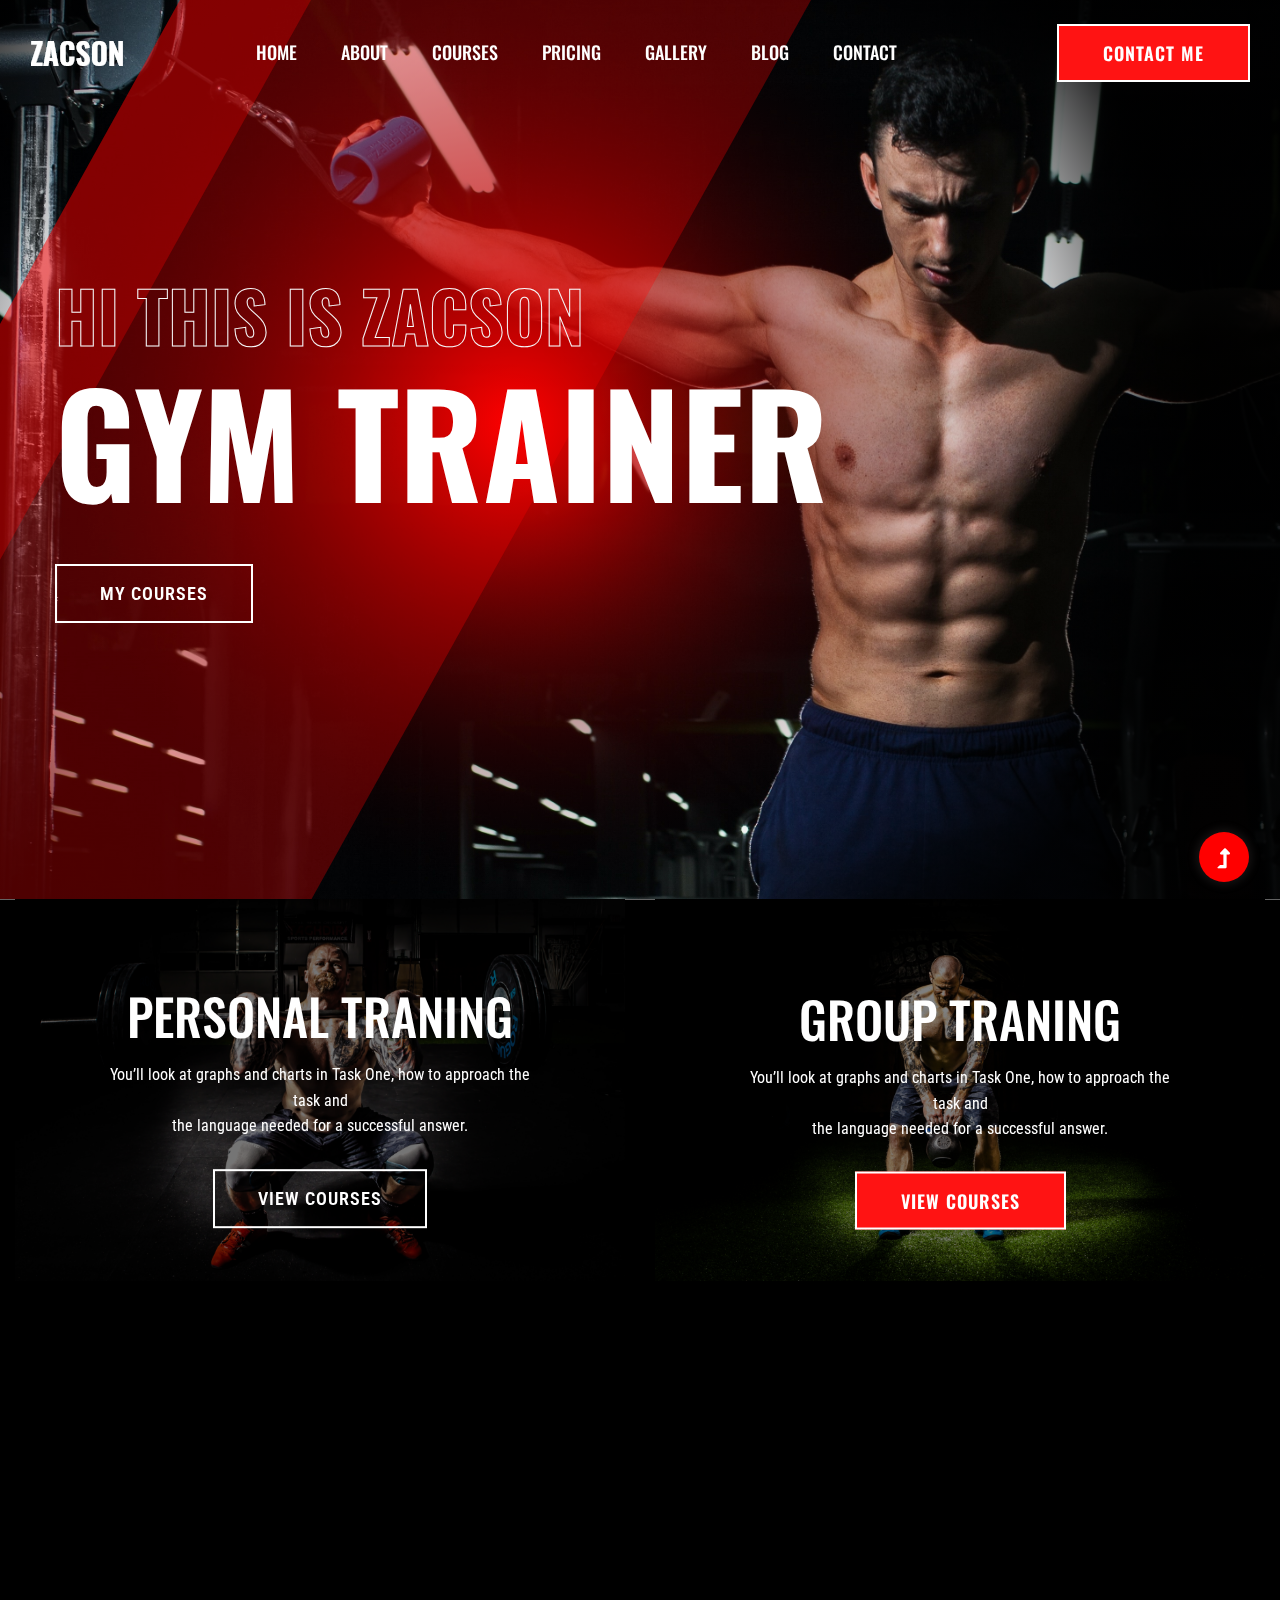
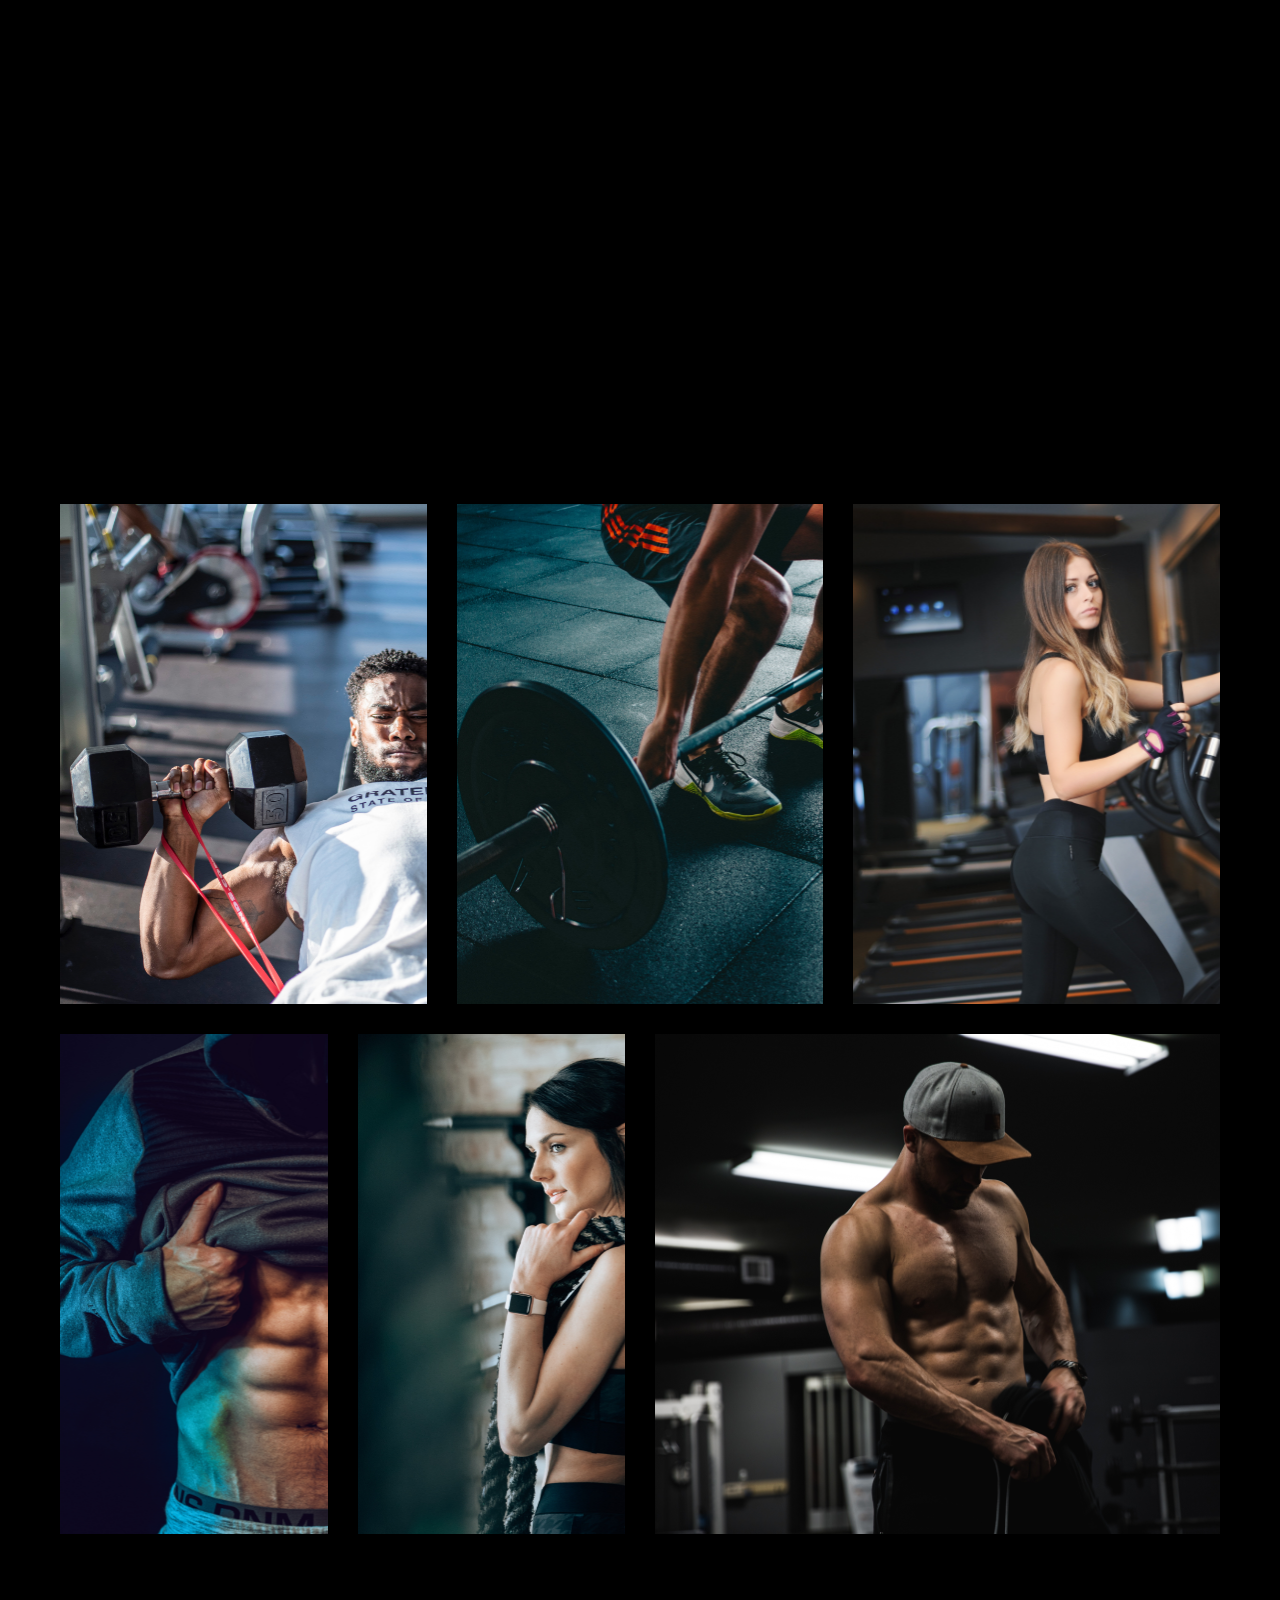
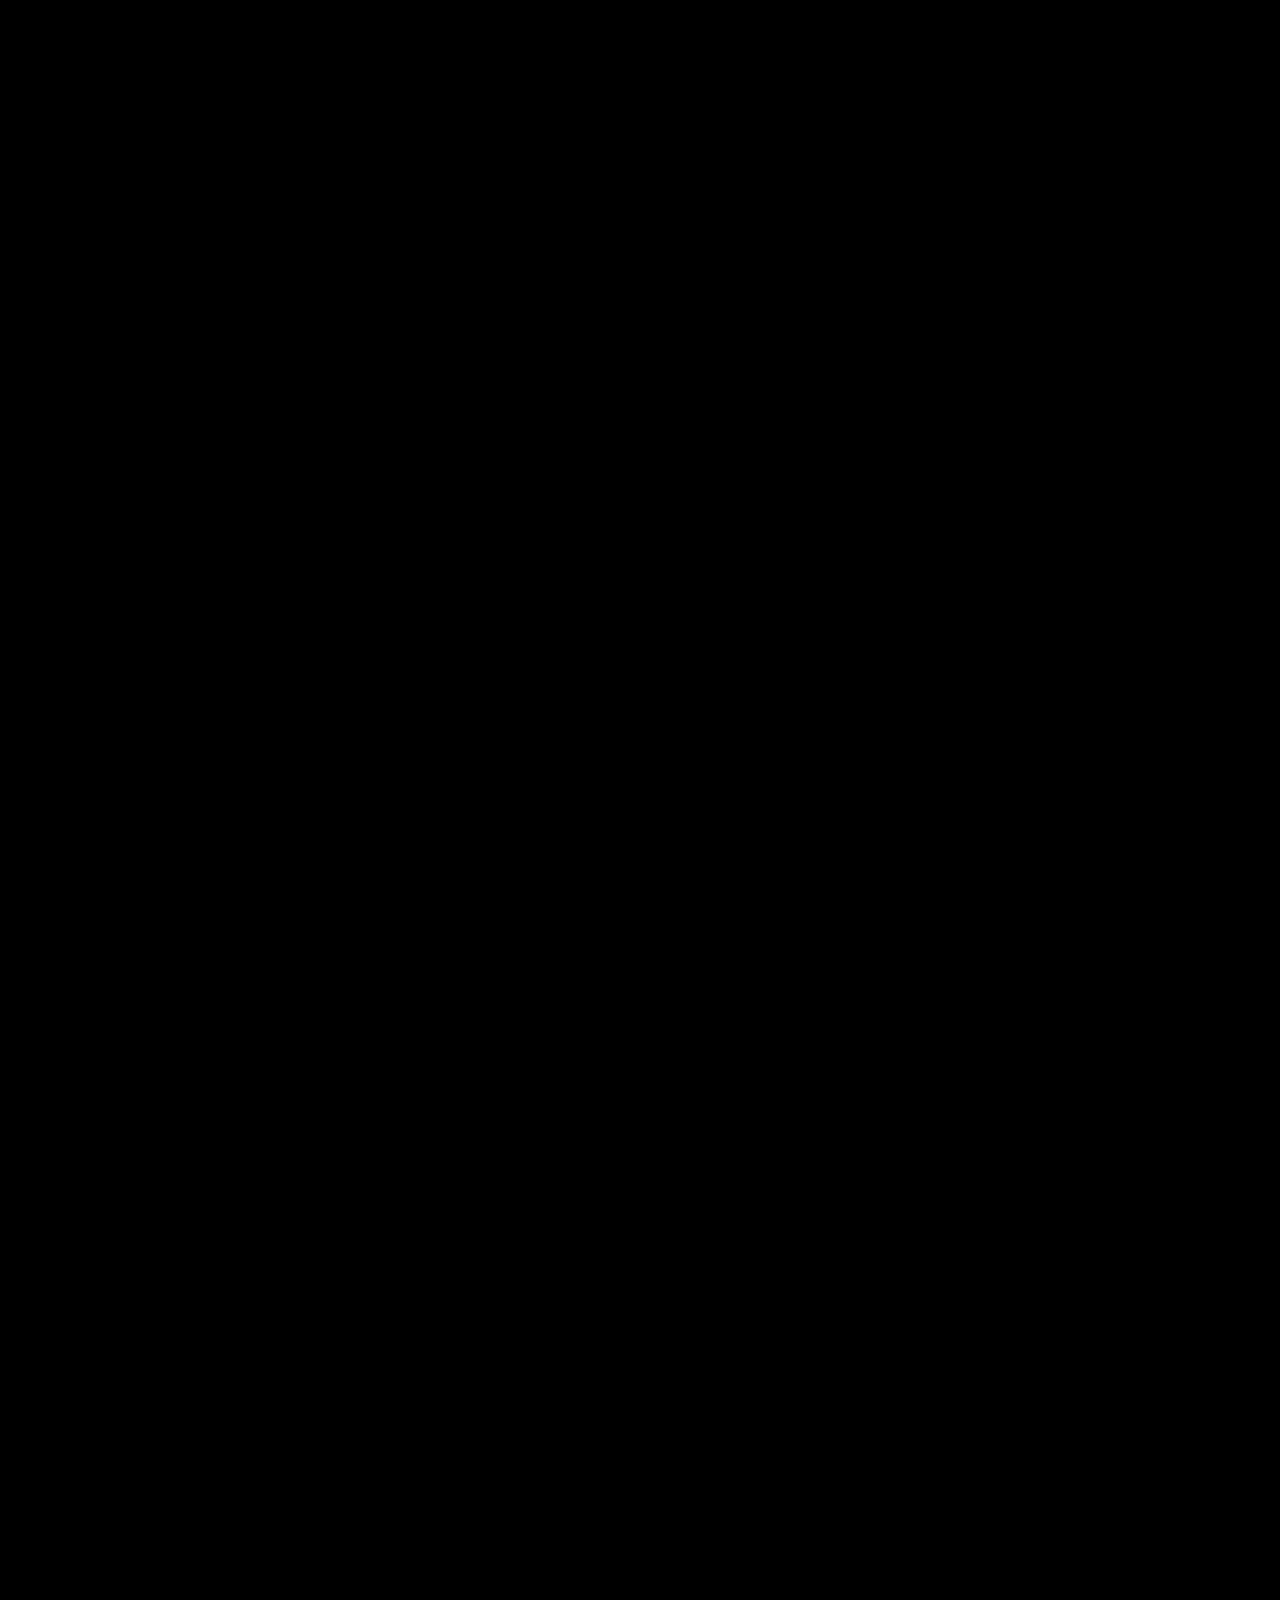
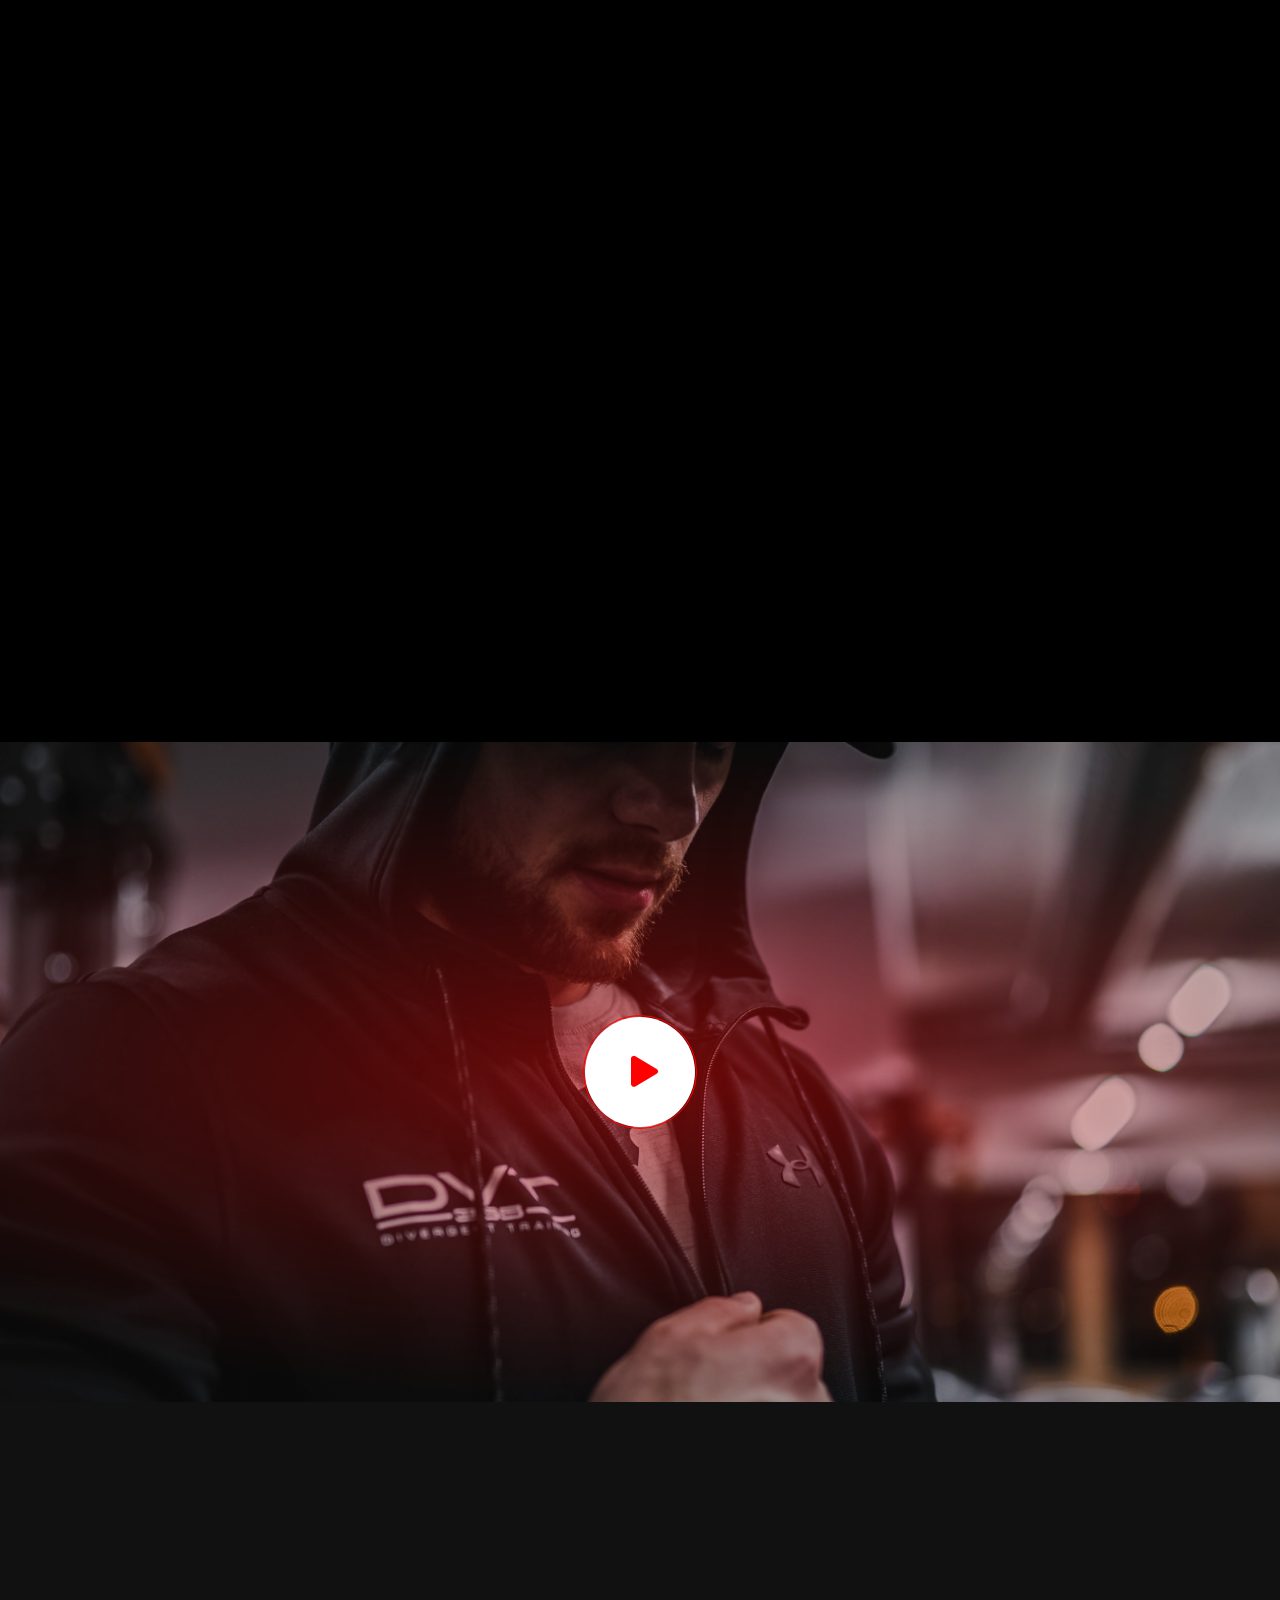
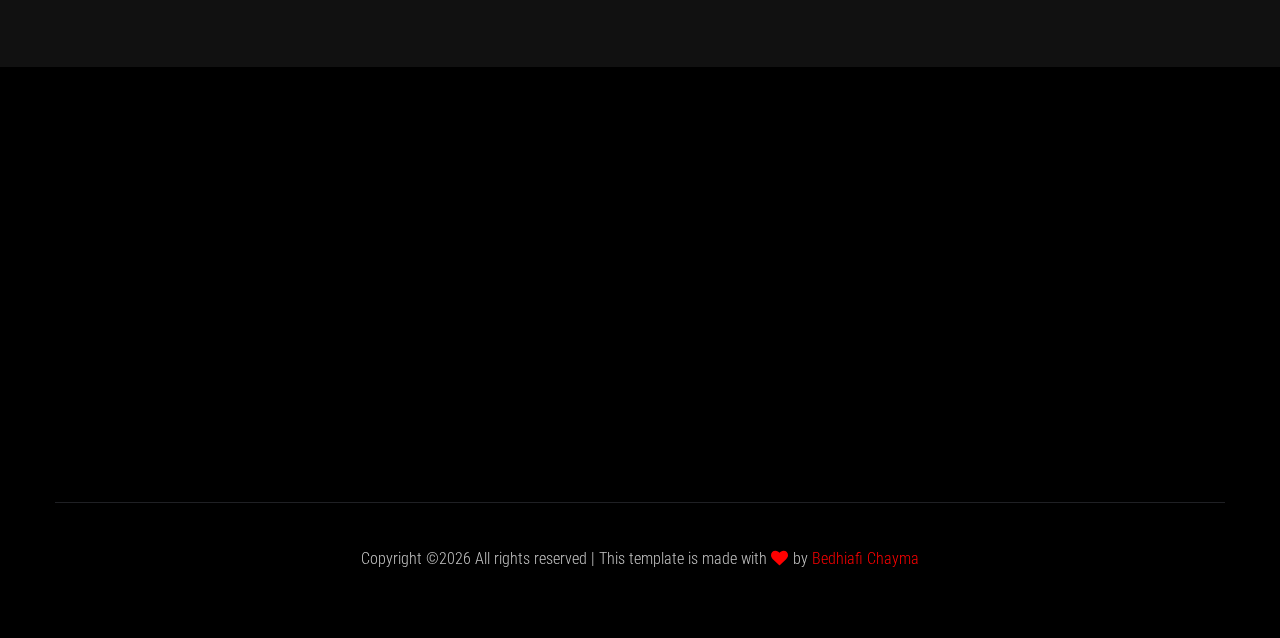
<file: 08.Fitness Website/zacson-master/index.html>
<!doctype html>
<html class="no-js" lang="zxx">
<head>
    <meta charset="utf-8">
    <meta http-equiv="x-ua-compatible" content="ie=edge">
    <title>Gym trainer | Template </title>
    <meta name="description" content="">
    <meta name="viewport" content="width=device-width, initial-scale=1">
    <link rel="manifest" href="site.webmanifest">
    <link rel="shortcut icon" type="image/x-icon" href="assets/img/favicon.ico">

    <!-- CSS here -->
    <link rel="stylesheet" href="assets/css/bootstrap.min.css">
    <link rel="stylesheet" href="assets/css/owl.carousel.min.css">
    <link rel="stylesheet" href="assets/css/slicknav.css">
    <link rel="stylesheet" href="assets/css/flaticon.css">
    <link rel="stylesheet" href="assets/css/gijgo.css">
    <link rel="stylesheet" href="assets/css/animate.min.css">
    <link rel="stylesheet" href="assets/css/animated-headline.css">
    <link rel="stylesheet" href="assets/css/magnific-popup.css">
    <link rel="stylesheet" href="assets/css/fontawesome-all.min.css">
    <link rel="stylesheet" href="assets/css/themify-icons.css">
    <link rel="stylesheet" href="assets/css/slick.css">
    <link rel="stylesheet" href="assets/css/nice-select.css">
    <link rel="stylesheet" href="assets/css/style.css">
</head>
<body class="black-bg">
    <!-- ? Preloader Start -->
    <div id="preloader-active">
        <div class="preloader d-flex align-items-center justify-content-center">
            <div class="preloader-inner position-relative">
                <div class="preloader-circle"></div>
                <div class="preloader-img pere-text">
                    <img src="assets/img/logo/loder.png" alt="">
                </div>
            </div>
        </div>
    </div>
    <!-- Preloader Start -->
    <header>
        <!-- Header Start -->
        <div class="header-area header-transparent">
            <div class="main-header header-sticky">
                <div class="container-fluid">
                    <div class="menu-wrapper d-flex align-items-center justify-content-between">
                        <!-- Logo -->
                        <div class="logo">
                            <a href="index.html"><img src="assets/img/logo/logo.png" alt=""></a>
                        </div>
                        <!-- Main-menu -->
                        <div class="main-menu f-right d-none d-lg-block">
                            <nav>
                                <ul id="navigation">
                                    <li><a href="index.html">Home</a></li>
                                    <li><a href="about.html">About</a></li>
                                    <li><a href="courses.html">Courses</a></li>
                                    <li><a href="pricing.html">Pricing</a></li>
                                    <li><a href="gallery.html">Gallery</a></li>
                                    <li><a href="blog.html">Blog</a>
                                        <ul class="submenu">
                                            <li><a href="blog.html">Blog</a></li>
                                            <li><a href="blog_details.html">Blog Details</a></li>
                                            <li><a href="elements.html">Elements</a></li>
                                        </ul>
                                    </li>
                                    <li><a href="contact.html">Contact</a></li>
                                </ul>
                            </nav>
                        </div>          
                        <!-- Header-btn -->
                        <div class="header-btns d-none d-lg-block f-right">
                           <a href="contact.html" class="btn">Contact me</a>
                       </div>
                       <!-- Mobile Menu -->
                       <div class="col-12">
                        <div class="mobile_menu d-block d-lg-none"></div>
                    </div>
                </div>
            </div>
        </div>
    </div>
    <!-- Header End -->
</header>
<main>
    <!--? slider Area Start-->
    <div class="slider-area position-relative">
        <div class="slider-active">
            <!-- Single Slider -->
            <div class="single-slider slider-height d-flex align-items-center">
                <div class="container">
                    <div class="row">
                        <div class="col-xl-9 col-lg-9 col-md-10">
                            <div class="hero__caption">
                                <span data-animation="fadeInLeft" data-delay="0.1s">Hi This is  Zacson</span>
                                <h1 data-animation="fadeInLeft" data-delay="0.4s">Gym Trainer</h1>
                                <a href="courses.html" class="border-btn hero-btn" data-animation="fadeInLeft" data-delay="0.8s">My Courses</a>
                            </div>
                        </div>
                    </div>
                </div>          
            </div>
        </div>
    </div>
    <!-- slider Area End-->
    <!-- Traning categories Start -->
    <section class="traning-categories black-bg">
        <div class="container-fluid">
            <div class="row">
                <div class="col-xl-6 col-lg-6">
                    <div class="single-topic text-center mb-30">
                        <div class="topic-img">
                            <img src="assets/img/gallery/cat1.png" alt="">
                            <div class="topic-content-box">
                                <div class="topic-content">
                                    <h3>Personal traning</h3>
                                    <p>You’ll look at graphs and charts in Task One, how to approach the task and <br> the language needed for a successful answer.</p>
                                    <a href="courses.html" class="border-btn">View Courses</a>
                                </div>
                            </div>
                        </div>
                    </div>
                </div>
                <div class="col-xl-6 col-lg-6">
                    <div class="single-topic text-center mb-30">
                        <div class="topic-img">
                            <img src="assets/img/gallery/cat2.png" alt="">
                            <div class="topic-content-box">
                                <div class="topic-content">
                                    <h3>Group traning</h3>
                                    <p>You’ll look at graphs and charts in Task One, how to approach the task and <br> the language needed for a successful answer.</p>
                                    <a href="courses.html" class="btn">View Courses</a>
                                </div>
                            </div>
                        </div>
                    </div>
                </div>
            </div>
        </div>
    </section>
    <!-- Traning categories End-->
    <!--? Team -->
    <section class="team-area fix">
        <div class="container">
            <div class="row">
                <div class="col-xl-12">
                    <div class="section-tittle text-center mb-55 wow fadeInUp" data-wow-duration="1s" data-wow-delay=".1s">
                        <h2 >What I Offer</h2>
                    </div>
                </div>
            </div>
            <div class="row">
                <div class="col-lg-4 col-md-6">
                    <div class="single-cat text-center mb-30 wow fadeInUp" data-wow-duration="1s" data-wow-delay=".2s" >
                        <div class="cat-icon">
                            <img src="assets/img/gallery/team1.png" alt="">
                        </div>
                        <div class="cat-cap">
                            <h5><a href="services.html">Body Building</a></h5>
                            <p>You’ll look at graphs and charts in Task One, how to approach the task </p>
                        </div>
                    </div>
                </div>
                <div class="col-lg-4 col-md-6">
                    <div class="single-cat text-center mb-30 wow fadeInUp" data-wow-duration="1s" data-wow-delay=".4s">
                        <div class="cat-icon">
                            <img src="assets/img/gallery/team2.png" alt="">
                        </div>
                        <div class="cat-cap">
                            <h5><a href="services.html">Muscle Gain</a></h5>
                            <p>You’ll look at graphs and charts in Task One, how to approach the task </p>
                        </div>
                    </div>
                </div>
                <div class="col-lg-4 col-md-6">
                    <div class="single-cat text-center mb-30 wow fadeInUp" data-wow-duration="1s" data-wow-delay=".6s">
                        <div class="cat-icon">
                            <img src="assets/img/gallery/team3.png" alt="">
                        </div>
                        <div class="cat-cap">
                            <h5><a href="services.html">Weight Loss</a></h5>
                            <p>You’ll look at graphs and charts in Task One, how to approach the task </p>
                        </div>
                    </div>
                </div>
            </div>
        </div>
    </section>
    <!-- Services End -->
    <!--? Gallery Area Start -->
    <div class="gallery-area section-padding30 ">
        <div class="container-fluid ">
            <div class="row">
                <div class="col-xl-4 col-lg-6 col-md-6 col-sm-6">
                    <div class="box snake mb-30">
                        <div class="gallery-img big-img" style="background-image: url(assets/img/gallery/gallery1.png);"></div>
                        <div class="overlay">
                            <div class="overlay-content">
                                <h3>Muscle gaining </h3>
                                <a href="gallery.html"><i class="ti-plus"></i></a>
                            </div>
                        </div>
                    </div>
                </div>
                <div class="col-xl-4 col-lg-6 col-md-6 col-sm-6">
                    <div class="box snake mb-30">
                        <div class="gallery-img big-img" style="background-image: url(assets/img/gallery/gallery2.png);"></div>
                        <div class="overlay">
                            <div class="overlay-content">
                                <h3>Muscle gaining </h3>
                                <a href="gallery.html"><i class="ti-plus"></i></a>
                            </div>
                        </div>
                    </div>
                </div>
                <div class="col-xl-4 col-lg-6 col-md-6 col-sm-6">
                    <div class="box snake mb-30">
                        <div class="gallery-img big-img" style="background-image: url(assets/img/gallery/gallery3.png);"></div>
                        <div class="overlay">
                            <div class="overlay-content">
                                <h3>Muscle gaining </h3>
                                <a href="gallery.html"><i class="ti-plus"></i></a>
                            </div>
                        </div>
                    </div>
                </div>
                <div class="col-xl-3 col-lg-6 col-md-6 col-sm-6">
                    <div class="box snake mb-30">
                        <div class="gallery-img big-img" style="background-image: url(assets/img/gallery/gallery4.png);"></div>
                        <div class="overlay">
                            <div class="overlay-content">
                                <h3>Muscle gaining </h3>
                                <a href="gallery.html"><i class="ti-plus"></i></a>
                            </div>
                        </div>
                    </div>
                </div>
                <div class="col-xl-3 col-lg-6 col-md-6 col-sm-6">
                    <div class="box snake mb-30">
                        <div class="gallery-img big-img" style="background-image: url(assets/img/gallery/gallery5.png);"></div>
                        <div class="overlay">
                            <div class="overlay-content">
                                <h3>Muscle gaining </h3>
                                <a href="gallery.html"><i class="ti-plus"></i></a>
                            </div>
                        </div>
                    </div>
                </div>
                <div class="col-xl-6 col-lg-6 col-md-6 col-sm-6">
                    <div class="box snake mb-30">
                        <div class="gallery-img big-img" style="background-image: url(assets/img/gallery/gallery6.png);"></div>
                        <div class="overlay">
                            <div class="overlay-content">
                                <h3>Muscle gaining </h3>
                                <a href="gallery.html"><i class="ti-plus"></i></a>
                            </div>
                        </div>
                    </div>
                </div>
            </div>
        </div>
    </div>
    <!-- Gallery Area End -->
    <!-- Courses area start -->
    <section class="pricing-area section-padding40 fix">
        <div class="container">
            <div class="row">
                <div class="col-xl-12">
                    <div class="section-tittle text-center mb-55 wow fadeInUp" data-wow-duration="2s" data-wow-delay=".1s">
                        <h2>Pricing</h2>
                    </div>
                </div>
            </div>
            <div class="row">
                <div class="col-lg-4 col-md-6 col-sm-6">
                    <div class="properties mb-30 wow fadeInUp" data-wow-duration="1s" data-wow-delay=".2s">
                        <div class="properties__card">
                            <div class="about-icon">
                                <img src="assets/img/icon/price.svg" alt="">
                            </div>
                            <div class="properties__caption">
                                <span class="month">6 month</span>
                                <p class="mb-25">$30/m  <span>(Single class)</span></p>
                                <div class="single-features">
                                    <div class="features-icon">
                                        <img src="assets/img/icon/check.svg" alt="">
                                    </div>
                                    <div class="features-caption">
                                        <p>Free riding </p>
                                    </div>
                                </div>
                                <div class="single-features">
                                    <div class="features-icon">
                                        <img src="assets/img/icon/check.svg" alt="">
                                    </div>
                                    <div class="features-caption">
                                        <p>Unlimited equipments</p>
                                    </div>
                                </div>
                                <div class="single-features">
                                    <div class="features-icon">
                                        <img src="assets/img/icon/check.svg" alt="">
                                    </div>
                                    <div class="features-caption">
                                        <p>Personal trainer</p>
                                    </div>
                                </div>
                                <div class="single-features">
                                    <div class="features-icon">
                                        <img src="assets/img/icon/check.svg" alt="">
                                    </div>
                                    <div class="features-caption">
                                        <p>Weight losing classes</p>
                                    </div>
                                </div>
                                <div class="single-features mb-20">
                                    <div class="features-icon">
                                        <img src="assets/img/icon/check.svg" alt="">
                                    </div>
                                    <div class="features-caption">
                                        <p>Month to mouth</p>
                                    </div>
                                </div>
                                <a href="#" class="border-btn border-btn2">Join Now</a>
                            </div>
                        </div>
                    </div>
                </div>
                <div class="col-lg-4 col-md-6 col-sm-6">
                    <div class="properties mb-30 wow fadeInUp" data-wow-duration="1s" data-wow-delay=".4s">
                        <div class="properties__card">
                            <div class="about-icon">
                                <img src="assets/img/icon/price.svg" alt="">
                            </div>
                            <div class="properties__caption">
                                <span class="month">6 month</span>
                                <p class="mb-25">$30/m  <span>(Single class)</span></p>
                                <div class="single-features">
                                    <div class="features-icon">
                                        <img src="assets/img/icon/check.svg" alt="">
                                    </div>
                                    <div class="features-caption">
                                        <p>Free riding </p>
                                    </div>
                                </div>
                                <div class="single-features">
                                    <div class="features-icon">
                                        <img src="assets/img/icon/check.svg" alt="">
                                    </div>
                                    <div class="features-caption">
                                        <p>Unlimited equipments</p>
                                    </div>
                                </div>
                                <div class="single-features">
                                    <div class="features-icon">
                                        <img src="assets/img/icon/check.svg" alt="">
                                    </div>
                                    <div class="features-caption">
                                        <p>Personal trainer</p>
                                    </div>
                                </div>
                                <div class="single-features">
                                    <div class="features-icon">
                                        <img src="assets/img/icon/check.svg" alt="">
                                    </div>
                                    <div class="features-caption">
                                        <p>Weight losing classes</p>
                                    </div>
                                </div>
                                <div class="single-features mb-20">
                                    <div class="features-icon">
                                        <img src="assets/img/icon/check.svg" alt="">
                                    </div>
                                    <div class="features-caption">
                                        <p>Month to mouth</p>
                                    </div>
                                </div>
                                <a href="#" class="border-btn border-btn2">Join Now</a>
                            </div>
                        </div>
                    </div>
                </div>
                <div class="col-lg-4 col-md-6 col-sm-6">
                    <div class="properties mb-30 wow fadeInUp" data-wow-duration="1s" data-wow-delay=".6s">
                        <div class="properties__card">
                            <div class="about-icon">
                                <img src="assets/img/icon/price.svg" alt="">
                            </div>
                            <div class="properties__caption">
                                <span class="month">6 month</span>
                                <p class="mb-25">$30/m  <span>(Single class)</span></p>
                                <div class="single-features">
                                    <div class="features-icon">
                                        <img src="assets/img/icon/check.svg" alt="">
                                    </div>
                                    <div class="features-caption">
                                        <p>Free riding </p>
                                    </div>
                                </div>
                                <div class="single-features">
                                    <div class="features-icon">
                                        <img src="assets/img/icon/check.svg" alt="">
                                    </div>
                                    <div class="features-caption">
                                        <p>Unlimited equipments</p>
                                    </div>
                                </div>
                                <div class="single-features">
                                    <div class="features-icon">
                                        <img src="assets/img/icon/check.svg" alt="">
                                    </div>
                                    <div class="features-caption">
                                        <p>Personal trainer</p>
                                    </div>
                                </div>
                                <div class="single-features">
                                    <div class="features-icon">
                                        <img src="assets/img/icon/check.svg" alt="">
                                    </div>
                                    <div class="features-caption">
                                        <p>Weight losing classes</p>
                                    </div>
                                </div>
                                <div class="single-features mb-20">
                                    <div class="features-icon">
                                        <img src="assets/img/icon/check.svg" alt="">
                                    </div>
                                    <div class="features-caption">
                                        <p>Month to mouth</p>
                                    </div>
                                </div>
                                <a href="#" class="border-btn border-btn2">Join Now</a>
                            </div>
                        </div>
                    </div>
                </div>
            </div>
        </div>
    </section>
    <!-- Courses area End -->
    <!--? About Area-2 Start -->
    <section class="about-area2 fix pb-padding pt-50 pb-80">
        <div class="support-wrapper align-items-center">
            <div class="right-content2">
                <!-- img -->
                <div class="right-img wow fadeInUp" data-wow-duration="1s" data-wow-delay=".1s">
                    <img src="assets/img/gallery/about.png" alt="">
                </div>
            </div>
            <div class="left-content2">
                <!-- section tittle -->
                <div class="section-tittle2 mb-20 wow fadeInUp" data-wow-duration="1s" data-wow-delay=".3s">
                    <div class="front-text">
                        <h2 class="">About Me</h2>
                        <p>You’ll look at graphs and charts in Task One, how to approach the task and the language needed 
                            for a successful answer. You’ll examine Task Two questions and learn how to plan, write and 
                        check academic essays.</p>
                        <p class="mb-40">Task One, how to approach the task and the language needed for a successful answer. You’ll 
                        examine Task Two questions and learn how to plan, write and check academic essays.</p>
                        <a href="courses.html" class="border-btn">My Courses</a>
                    </div>
                </div>
            </div>
        </div>
    </section>
    <!-- About Area End -->
    <!--? Blog Area Start -->
    <section class="home-blog-area pt-10 pb-50">
        <div class="container">
            <!-- Section Tittle -->
            <div class="row justify-content-center">
                <div class="col-lg-7 col-md-9 col-sm-10">
                    <div class="section-tittle text-center mb-100 wow fadeInUp" data-wow-duration="2s" data-wow-delay=".2s">
                        <h2>From Blog</h2>
                    </div>
                </div>
            </div>
            <div class="row">
                <div class="col-xl-6 col-lg-6 col-md-6">
                    <div class="home-blog-single mb-30 wow fadeInUp" data-wow-duration="1s" data-wow-delay=".4s">
                        <div class="blog-img-cap">
                            <div class="blog-img">
                                <img src="assets/img/gallery/blog1.png" alt="">
                            </div>
                            <div class="blog-cap">
                                <span>Gym & Fitness</span>
                                <h3><a href="blog_details.html">Your Antibiotic One Day To 10 Day Options</a></h3>
                            </div>
                        </div>
                    </div>
                </div>
                <div class="col-xl-6 col-lg-6 col-md-6">
                    <div class="home-blog-single mb-30 wow fadeInUp" data-wow-duration="2s" data-wow-delay=".6s">
                        <div class="blog-img-cap">
                            <div class="blog-img">
                                <img src="assets/img/gallery/blog2.png" alt="">
                            </div>
                            <div class="blog-cap">
                                <span>Gym & Fitness</span>
                                <h3><a href="blog_details.html">Your Antibiotic One Day To 10 Day Options</a></h3>
                            </div>
                        </div>
                    </div>
                </div>
            </div>
        </div>
    </section>
    <!-- Blog Area End -->
    <!--? video_start -->
    <div class="video-area section-bg2 d-flex align-items-center"  data-background="assets/img/gallery/video-bg.png">
        <div class="container">
            <div class="video-wrap position-relative">
                <div class="video-icon" >
                    <a class="popup-video btn-icon" href="https://www.youtube.com/watch?v=up68UAfH0d0"><i class="fas fa-play"></i></a>
                </div>
            </div>
        </div>
    </div>
    <!-- video_end -->
    <!-- ? services-area -->
    <section class="services-area">
        <div class="container">
            <div class="row justify-content-between">
                <div class="col-xl-4 col-lg-4 col-md-6 col-sm-8">
                    <div class="single-services mb-40 wow fadeInUp" data-wow-duration="1s" data-wow-delay=".1s">
                        <div class="features-icon">
                            <img src="assets/img/icon/icon1.svg" alt="">
                        </div>
                        <div class="features-caption">
                            <h3>Location</h3>
                            <p>You’ll look at graphs and charts in Task One, how to approach </p>
                        </div>
                    </div>
                </div>
                <div class="col-xl-3 col-lg-4 col-md-6 col-sm-8">
                    <div class="single-services mb-40 wow fadeInUp" data-wow-duration="1s" data-wow-delay=".2s">
                        <div class="features-icon">
                            <img src="assets/img/icon/icon2.svg" alt="">
                        </div>
                        <div class="features-caption">
                            <h3>Phone</h3>
                            <p>(90) 277 278 2566</p>
                            <p>  (78) 267 256 2578</p>
                        </div>
                    </div>
                </div>
                <div class="col-xl-3 col-lg-4 col-md-6 col-sm-8">
                    <div class="single-services mb-40 wow fadeInUp" data-wow-duration="2s" data-wow-delay=".4s">
                        <div class="features-icon">
                            <img src="assets/img/icon/icon3.svg" alt="">
                        </div>
                        <div class="features-caption">
                            <h3>Email</h3>
                            <p>jacson767@gmail.com</p>
                            <p>contact56@zacsion.com</p>
                        </div>
                    </div>
                </div>
            </div>
        </div>
    </section>
</main>
<footer>
    <!--? Footer Start-->
    <div class="footer-area black-bg">
        <div class="container">
            <div class="footer-top footer-padding">
                <!-- Footer Menu -->
                <div class="row">
                    <div class="col-xl-12">
                        <div class="single-footer-caption mb-50 text-center">
                            <!-- logo -->
                            <div class="footer-logo wow fadeInUp" data-wow-duration="1s" data-wow-delay=".2s">
                                <a href="index.html"><img src="assets/img/logo/logo2_footer.png" alt=""></a>
                            </div>
                            <!-- Menu -->
                            <!-- Header Start -->
                            <div class="header-area main-header2 wow fadeInUp" data-wow-duration="2s" data-wow-delay=".4s">
                                <div class="main-header main-header2">
                                    <div class="menu-wrapper menu-wrapper2">
                                        <!-- Main-menu -->
                                        <div class="main-menu main-menu2 text-center">
                                            <nav>
                                                <ul>
                                                    <li><a href="index.html">Home</a></li>
                                                    <li><a href="about.html">About</a></li>
                                                    <li><a href="courses.html">Courses</a></li>
                                                    <li><a href="pricing.html">Pricing</a></li>
                                                    <li><a href="gallery.html">Gallery</a></li>
                                                    <li><a href="contact.html">Contact</a></li>
                                                </ul>
                                            </nav>
                                        </div>   
                                    </div>
                                </div>
                            </div>
                            <!-- Header End -->
                            <!-- social -->
                            <div class="footer-social mt-30 wow fadeInUp" data-wow-duration="3s" data-wow-delay=".8s">
                                <a href="#"><i class="fab fa-twitter"></i></a>
                                <a href="https://bit.ly/sai4ull"><i class="fab fa-facebook-f"></i></a>
                                <a href="#"><i class="fab fa-pinterest-p"></i></a>
                            </div>
                        </div>
                    </div>
                </div>
            </div>
            <!-- Footer Bottom -->
            <div class="footer-bottom">
                <div class="row d-flex align-items-center">
                    <div class="col-lg-12">
                        <div class="footer-copy-right text-center">
                            <p><!-- Link back to Colorlib can't be removed. Template is licensed under CC BY 3.0. -->
                              Copyright &copy;<script>document.write(new Date().getFullYear());</script> All rights reserved | This template is made with <i class="fa fa-heart" aria-hidden="true"></i> by <a href="https://sudeep-portfolio.netlify.app" target="_blank">Bedhiafi Chayma</a>
                              <!-- Link back to Colorlib can't be removed. Template is licensed under CC BY 3.0. --></p>
                          </div>
                      </div>
                  </div>
              </div>
          </div>
      </div>
      <!-- Footer En
  </footer>-->
  <!-- Scroll Up -->
  <div id="back-top" >
    <a title="Go to Top" href="#"> <i class="fas fa-level-up-alt"></i></a>
</div>

<!-- JS here -->

<script src="./assets/js/vendor/modernizr-3.5.0.min.js"></script>
<!-- Jquery, Popper, Bootstrap -->
<script src="./assets/js/vendor/jquery-1.12.4.min.js"></script>
<script src="./assets/js/popper.min.js"></script>
<script src="./assets/js/bootstrap.min.js"></script>
<!-- Jquery Mobile Menu -->
<script src="./assets/js/jquery.slicknav.min.js"></script>

<!-- Jquery Slick , Owl-Carousel Plugins -->
<script src="./assets/js/owl.carousel.min.js"></script>
<script src="./assets/js/slick.min.js"></script>
<!-- One Page, Animated-HeadLin -->
<script src="./assets/js/wow.min.js"></script>
<script src="./assets/js/animated.headline.js"></script>
<script src="./assets/js/jquery.magnific-popup.js"></script>

<!-- Date Picker -->
<script src="./assets/js/gijgo.min.js"></script>
<!-- Nice-select, sticky -->
<script src="./assets/js/jquery.nice-select.min.js"></script>
<script src="./assets/js/jquery.sticky.js"></script>

<!-- counter , waypoint,Hover Direction -->
<script src="./assets/js/jquery.counterup.min.js"></script>
<script src="./assets/js/waypoints.min.js"></script>
<script src="./assets/js/jquery.countdown.min.js"></script>
<script src="./assets/js/hover-direction-snake.min.js"></script>

<!-- contact js -->
<script src="./assets/js/contact.js"></script>
<script src="./assets/js/jquery.form.js"></script>
<script src="./assets/js/jquery.validate.min.js"></script>
<script src="./assets/js/mail-script.js"></script>
<script src="./assets/js/jquery.ajaxchimp.min.js"></script>

<!-- Jquery Plugins, main Jquery -->	
<script src="./assets/js/plugins.js"></script>
<script src="./assets/js/main.js"></script>

</body>
</html>
</file>
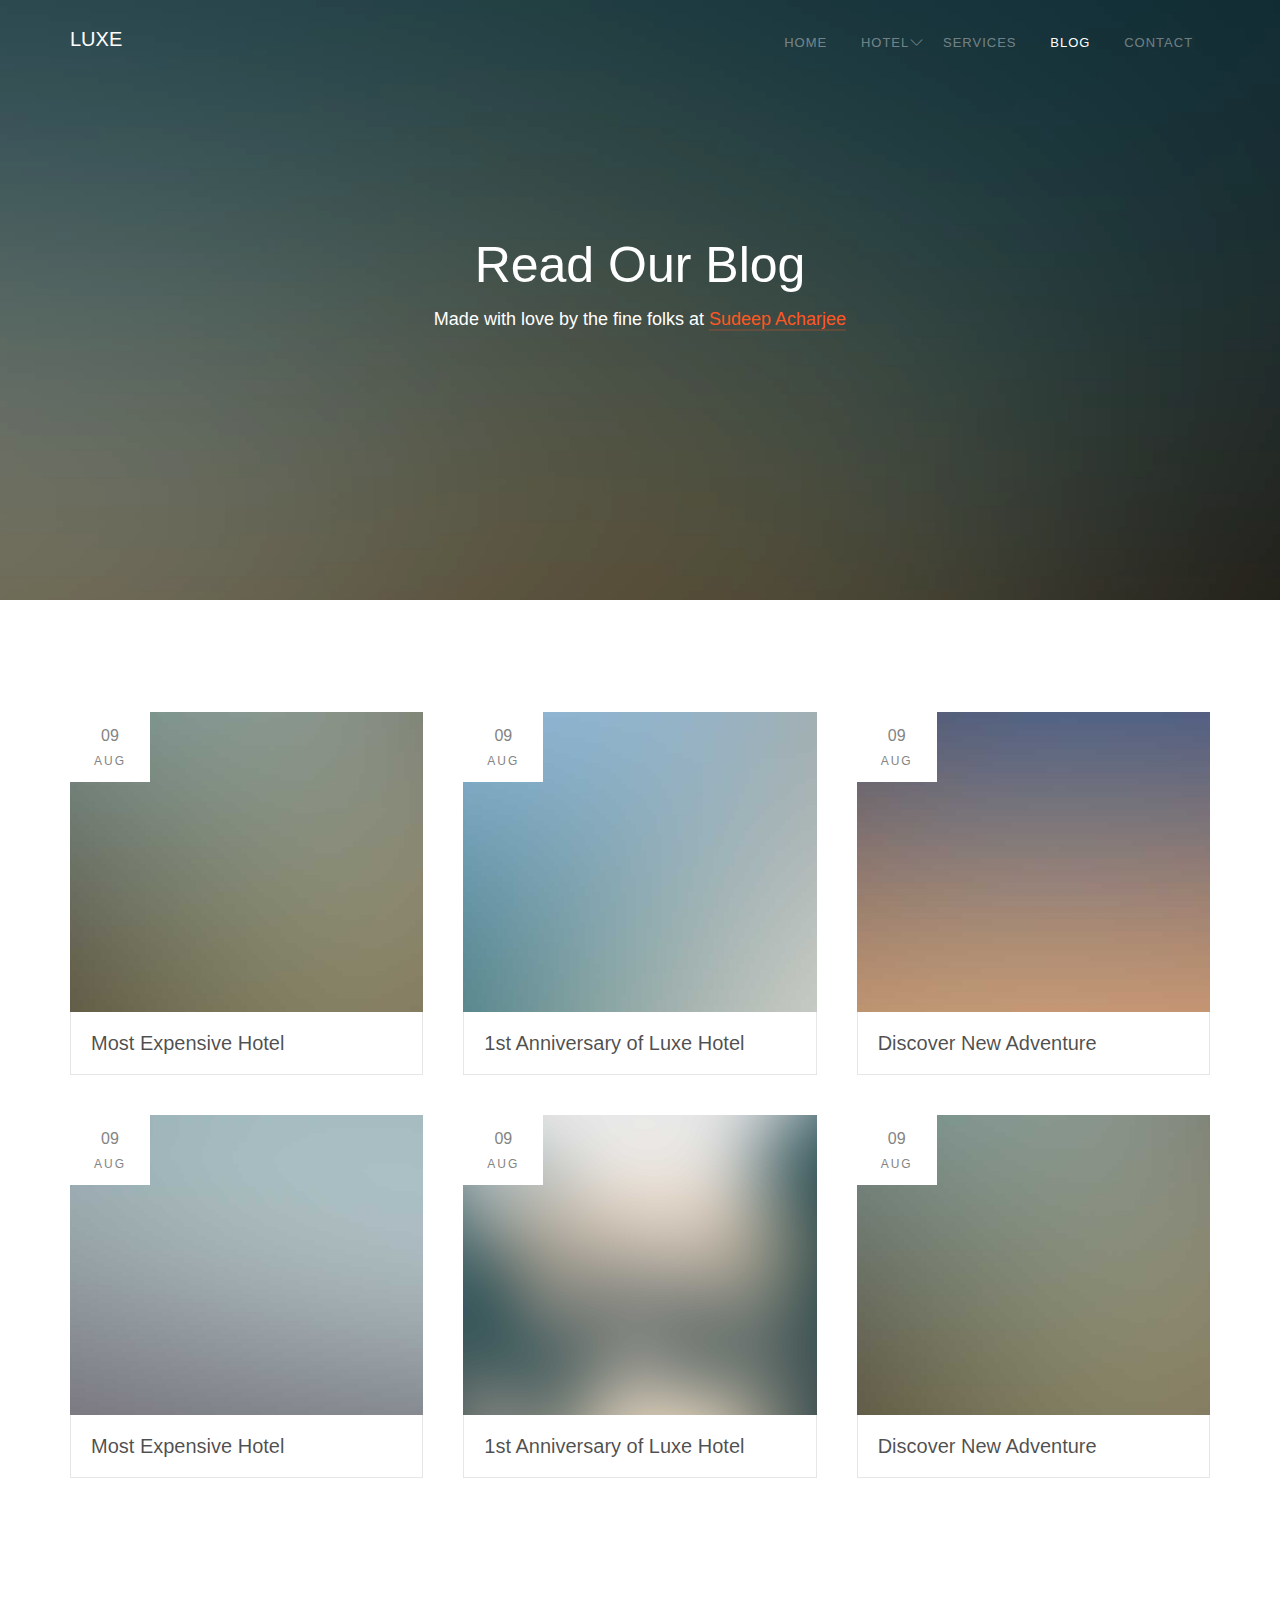
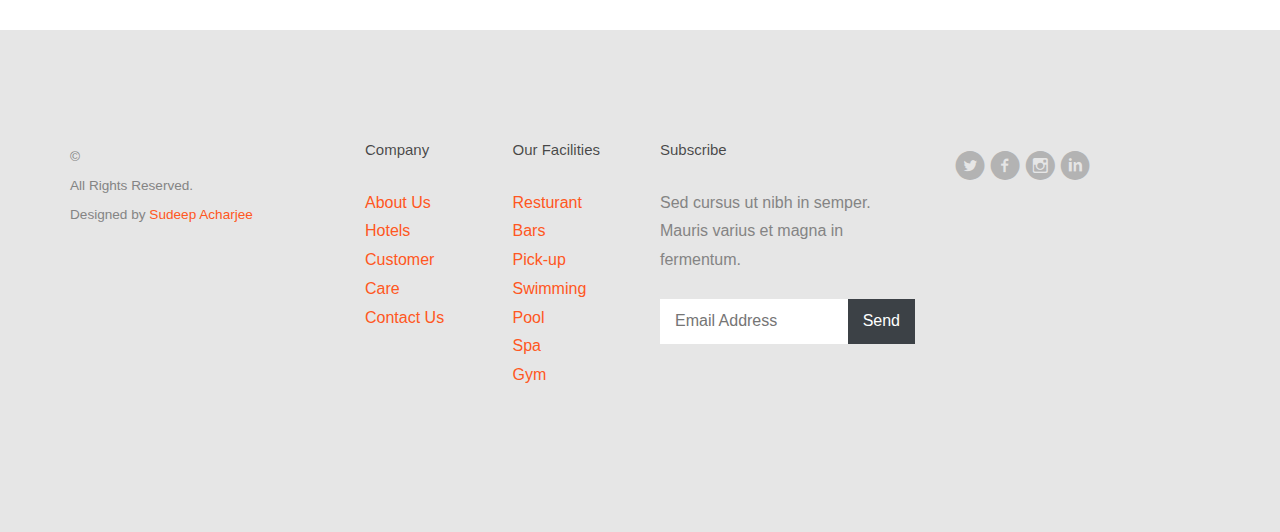
<file: 06.Hotel Website/luxe/blog.html>
<!DOCTYPE html>
<!--[if lt IE 7]>      <html class="no-js lt-ie9 lt-ie8 lt-ie7"> <![endif]-->
<!--[if IE 7]>         <html class="no-js lt-ie9 lt-ie8"> <![endif]-->
<!--[if IE 8]>         <html class="no-js lt-ie9"> <![endif]-->
<!--[if gt IE 8]><!--> <html class="no-js"> <!--<![endif]-->
	<head>
	<meta charset="utf-8">
	<meta http-equiv="X-UA-Compatible" content="IE=edge">
	<title>Luxe &mdash; 100% Free Fully Responsive HTML5 Template by FREEHTML5.co</title>
	<!-- <meta name="viewport" content="width=device-width, initial-scale=1">
	<meta name="description" content="Free HTML5 Template by FREEHTML5.CO" />
	<meta name="keywords" content="free html5, free template, free bootstrap, html5, css3, mobile first, responsive" />
	<meta name="author" content="FREEHTML5.CO" /> -->

  <!-- 
	//////////////////////////////////////////////////////


	//////////////////////////////////////////////////////
	 -->

  	<!-- Facebook and Twitter integration -->
	<meta property="og:title" content=""/>
	<meta property="og:image" content=""/>
	<meta property="og:url" content=""/>
	<meta property="og:site_name" content=""/>
	<meta property="og:description" content=""/>
	<meta name="twitter:title" content="" />
	<meta name="twitter:image" content="" />
	<meta name="twitter:url" content="" />
	<meta name="twitter:card" content="" />

	<!-- Place favicon.ico and apple-touch-icon.png in the root directory -->
	<link rel="shortcut icon" href="favicon.ico">
	<!-- <link href='https://fonts.googleapis.com/css?family=Lato:400,100,100italic,300,300italic,400italic,700italic,900,700,900italic' rel='stylesheet' type='text/css'> -->

	<!-- Stylesheets -->
	<!-- Dropdown Menu -->
	<link rel="stylesheet" href="css/superfish.css">
	<!-- Owl Slider -->
	<!-- <link rel="stylesheet" href="css/owl.carousel.css"> -->
	<!-- <link rel="stylesheet" href="css/owl.theme.default.min.css"> -->
	<!-- Date Picker -->
	<link rel="stylesheet" href="css/bootstrap-datepicker.min.css">
	<!-- CS Select -->
	<link rel="stylesheet" href="css/cs-select.css">
	<link rel="stylesheet" href="css/cs-skin-border.css">

	<!-- Themify Icons -->
	<link rel="stylesheet" href="css/themify-icons.css">
	<!-- Flat Icon -->
	<link rel="stylesheet" href="css/flaticon.css">
	<!-- Icomoon -->
	<link rel="stylesheet" href="css/icomoon.css">
	<!-- Flexslider  -->
	<link rel="stylesheet" href="css/flexslider.css">
	
	<!-- Style -->
	<link rel="stylesheet" href="css/style.css">

	<!-- Modernizr JS -->
	<script src="js/modernizr-2.6.2.min.js"></script>
	<!-- FOR IE9 below -->
	<!--[if lt IE 9]>
	<script src="js/respond.min.js"></script>
	<![endif]-->

</head>
<body>
	<div id="fh5co-wrapper">
	<div id="fh5co-page">
	<div id="fh5co-header">
		<header id="fh5co-header-section">
			<div class="container">
				<div class="nav-header">
					<a href="#" class="js-fh5co-nav-toggle fh5co-nav-toggle"><i></i></a>
					<h1 id="fh5co-logo"><a href="index.html">Luxe</a></h1>
					<nav id="fh5co-menu-wrap" role="navigation">
						<ul class="sf-menu" id="fh5co-primary-menu">
							<li><a href="index.html">Home</a></li>
							<li>
								<a href="hotel.html" class="fh5co-sub-ddown">Hotel</a>
								<ul class="fh5co-sub-menu">
								 	<li><a href="#">Luxe Hotel</a></li>
								 	<li><a href="#">Deluxe Hotel</a></li>
									<li>
										<a href="#" class="fh5co-sub-ddown">King Hotel</a>
										<ul class="fh5co-sub-menu">
											<li><a href="http://freehtml5.co/preview/?item=build-free-html5-bootstrap-template" target="_blank">Build</a></li>
											<li><a href="http://freehtml5.co/preview/?item=work-free-html5-template-bootstrap" target="_blank">Work</a></li>
											<li><a href="http://freehtml5.co/preview/?item=light-free-html5-template-bootstrap" target="_blank">Light</a></li>
											<li><a href="http://freehtml5.co/preview/?item=relic-free-html5-template-using-bootstrap" target="_blank">Relic</a></li>
											<li><a href="http://freehtml5.co/preview/?item=display-free-html5-template-using-bootstrap" target="_blank">Display</a></li>
											<li><a href="http://freehtml5.co/preview/?item=sprint-free-html5-template-bootstrap" target="_blank">Sprint</a></li>
										</ul>
									</li>
									<li><a href="#">Five Star Hotel</a></li> 
								</ul>
							</li>
							<li><a href="services.html">Services</a></li>
							<li><a class="active" href="blog.html">Blog</a></li>
							<li><a href="contact.html">Contact</a></li>
						</ul>
					</nav>
				</div>
			</div>
		</header>
		
	</div>
	<!-- end:fh5co-header -->
	<div class="fh5co-parallax" style="background-image: url(images/slider1.jpg);" data-stellar-background-ratio="0.5">
		<div class="overlay"></div>
		<div class="container">
			<div class="row">
				<div class="col-md-12 col-md-offset-0 col-sm-12 col-sm-offset-0 col-xs-12 col-xs-offset-0 text-center fh5co-table">
					<div class="fh5co-intro fh5co-table-cell">
						<h1 class="text-center">Read Our Blog</h1>
						<p>Made with love by the fine folks at <a href="http://sudeep-portfolio.netlify.app">Sudeep Acharjee</a></p>
					</div>
				</div>
			</div>
		</div>
	</div>


	<div id="fh5co-blog-section">
		<div class="container">
			<div class="row">
				<div class="col-md-4">
					<div class="blog-grid" style="background-image: url(images/image-1.jpg);">
						<div class="date text-center">
							<span>09</span>
							<small>Aug</small>
						</div>
					</div>
					<div class="desc">
						<h3><a href="#">Most Expensive Hotel</a></h3>
					</div>
				</div>
				<div class="col-md-4">
					<div class="blog-grid" style="background-image: url(images/image-2.jpg);">
						<div class="date text-center">
							<span>09</span>
							<small>Aug</small>
						</div>
					</div>
					<div class="desc">
						<h3><a href="#">1st Anniversary of Luxe Hotel</a></h3>
					</div>
				</div>
				<div class="col-md-4">
					<div class="blog-grid" style="background-image: url(images/image-3.jpg);">
						<div class="date text-center">
							<span>09</span>
							<small>Aug</small>
						</div>
					</div>
					<div class="desc">
						<h3><a href="#">Discover New Adventure</a></h3>
					</div>
				</div>
				<div class="col-md-4">
					<div class="blog-grid" style="background-image: url(images/image-4.jpg);">
						<div class="date text-center">
							<span>09</span>
							<small>Aug</small>
						</div>
					</div>
					<div class="desc">
						<h3><a href="#">Most Expensive Hotel</a></h3>
					</div>
				</div>
				<div class="col-md-4">
					<div class="blog-grid" style="background-image: url(images/image-5.jpg);">
						<div class="date text-center">
							<span>09</span>
							<small>Aug</small>
						</div>
					</div>
					<div class="desc">
						<h3><a href="#">1st Anniversary of Luxe Hotel</a></h3>
					</div>
				</div>
				<div class="col-md-4">
					<div class="blog-grid" style="background-image: url(images/image-6.jpg);">
						<div class="date text-center">
							<span>09</span>
							<small>Aug</small>
						</div>
					</div>
					<div class="desc">
						<h3><a href="#">Discover New Adventure</a></h3>
					</div>
				</div>
			</div>
		</div>
	</div>

	<footer id="footer" class="fh5co-bg-color">
		<div class="container">
			<div class="row">
				<div class="col-md-3">
					<div class="copyright">
						<p><small>&copy; <br> All Rights Reserved. <br>
						Designed by <a href="http://sudeep-portfolio.netlify.app" target="_blank">Sudeep Acharjee</a></small></p>
					</div>
				</div>
				<div class="col-md-6">
					<div class="row">
						<div class="col-md-3">
							<h3>Company</h3>
							<ul class="link">
								<li><a href="#">About Us</a></li>
								<li><a href="#">Hotels</a></li>
								<li><a href="#">Customer Care</a></li>
								<li><a href="#">Contact Us</a></li>
							</ul>
						</div>
						<div class="col-md-3">
							<h3>Our Facilities</h3>
							<ul class="link">
								<li><a href="#">Resturant</a></li>
								<li><a href="#">Bars</a></li>
								<li><a href="#">Pick-up</a></li>
								<li><a href="#">Swimming Pool</a></li>
								<li><a href="#">Spa</a></li>
								<li><a href="#">Gym</a></li>
							</ul>
						</div>
						<div class="col-md-6">
							<h3>Subscribe</h3>
							<p>Sed cursus ut nibh in semper. Mauris varius et magna in fermentum. </p>
							<form action="#" id="form-subscribe">
								<div class="form-field">
									<input type="email" placeholder="Email Address" id="email">
									<input type="submit" id="submit" value="Send">
								</div>
							</form>
						</div>
					</div>
				</div>
				<div class="col-md-3">
					<ul class="social-icons">
						<li>
							<a href="#"><i class="icon-twitter-with-circle"></i></a>
							<a href="#"><i class="icon-facebook-with-circle"></i></a>
							<a href="#"><i class="icon-instagram-with-circle"></i></a>
							<a href="#"><i class="icon-linkedin-with-circle"></i></a>
						</li>
					</ul>
				</div>
			</div>
		</div>
	</footer>

	</div>
	<!-- END fh5co-page -->

	</div>
	<!-- END fh5co-wrapper -->
	
	<!-- Javascripts -->
	<script src="js/jquery-2.1.4.min.js"></script>
	<!-- Dropdown Menu -->
	<script src="js/hoverIntent.js"></script>
	<script src="js/superfish.js"></script>
	<!-- Bootstrap -->
	<script src="js/bootstrap.min.js"></script>
	<!-- Waypoints -->
	<script src="js/jquery.waypoints.min.js"></script>
	<!-- Counters -->
	<script src="js/jquery.countTo.js"></script>
	<!-- Stellar Parallax -->
	<script src="js/jquery.stellar.min.js"></script>
	<!-- Owl Slider -->
	<!-- // <script src="js/owl.carousel.min.js"></script> -->
	<!-- Date Picker -->
	<script src="js/bootstrap-datepicker.min.js"></script>
	<!-- CS Select -->
	<script src="js/classie.js"></script>
	<script src="js/selectFx.js"></script>
	<!-- Flexslider -->
	<script src="js/jquery.flexslider-min.js"></script>

	<script src="js/custom.js"></script>

</body>
</html>
</file>
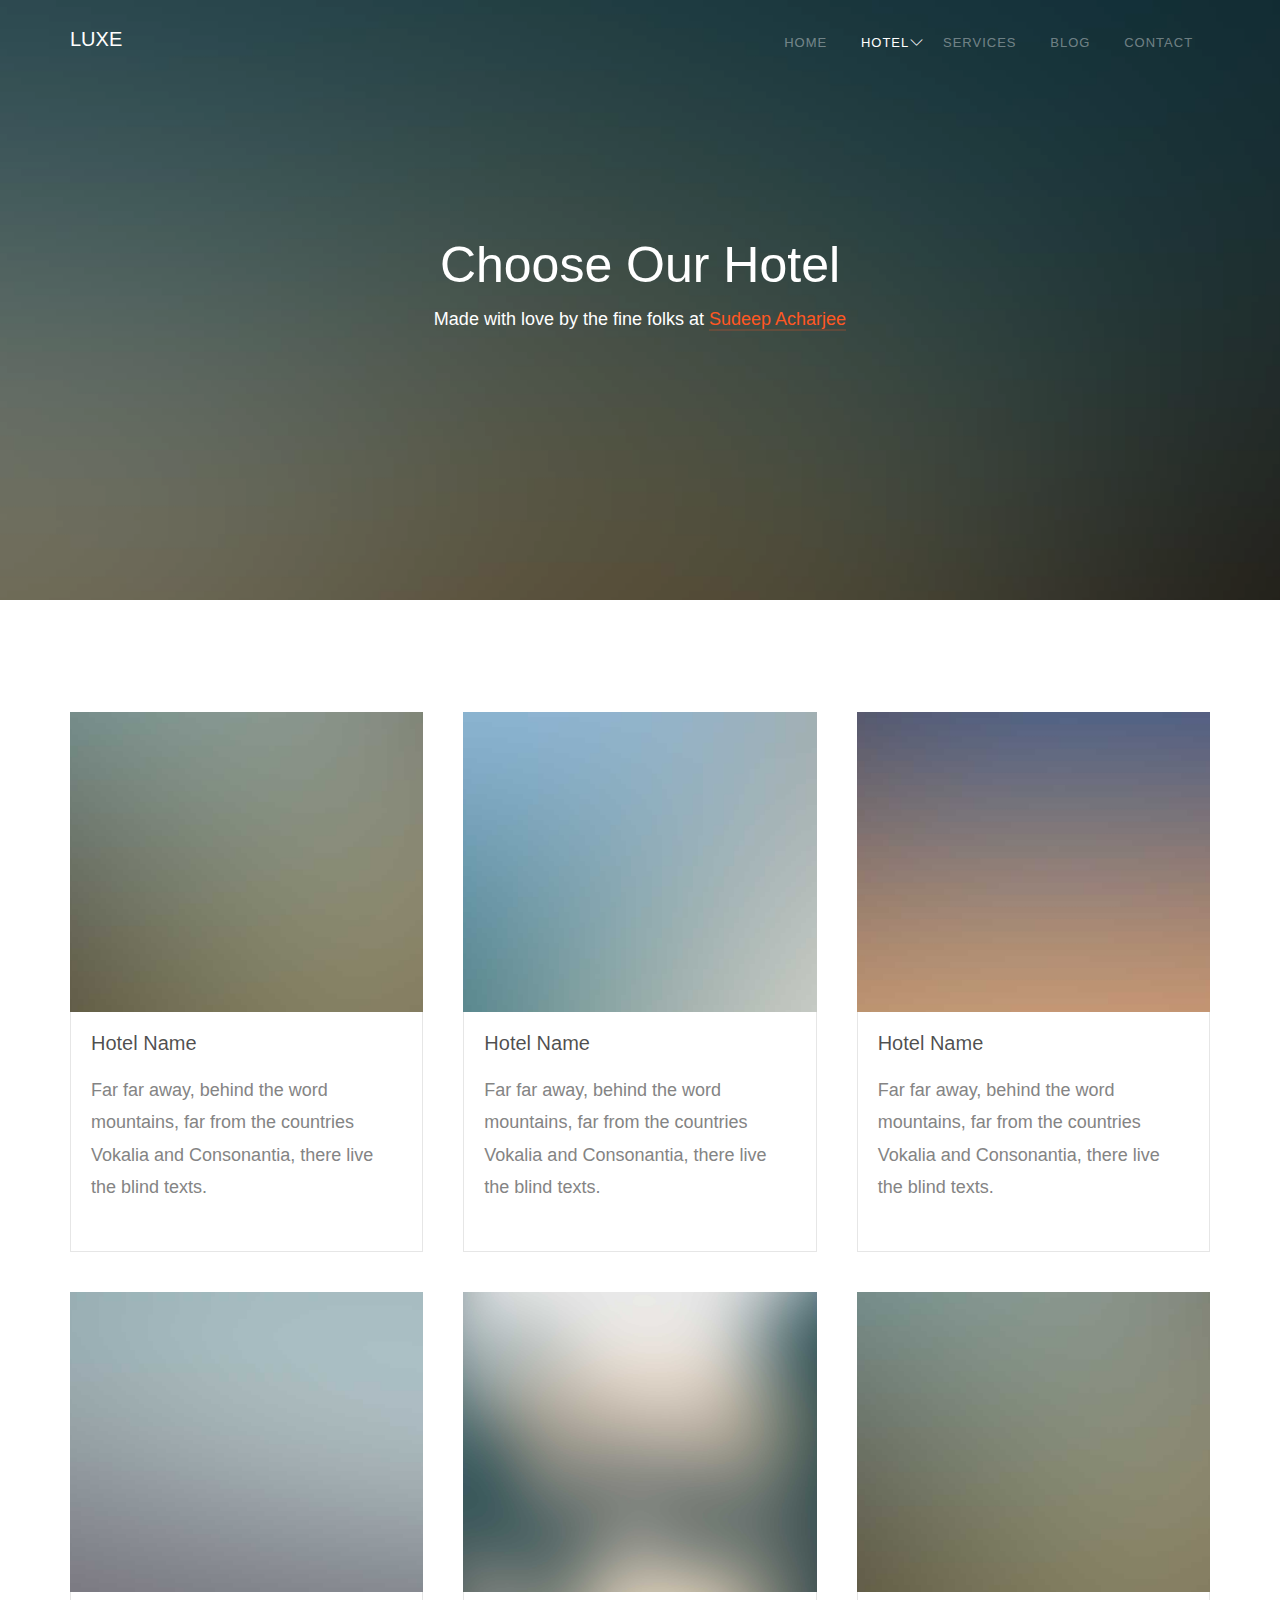
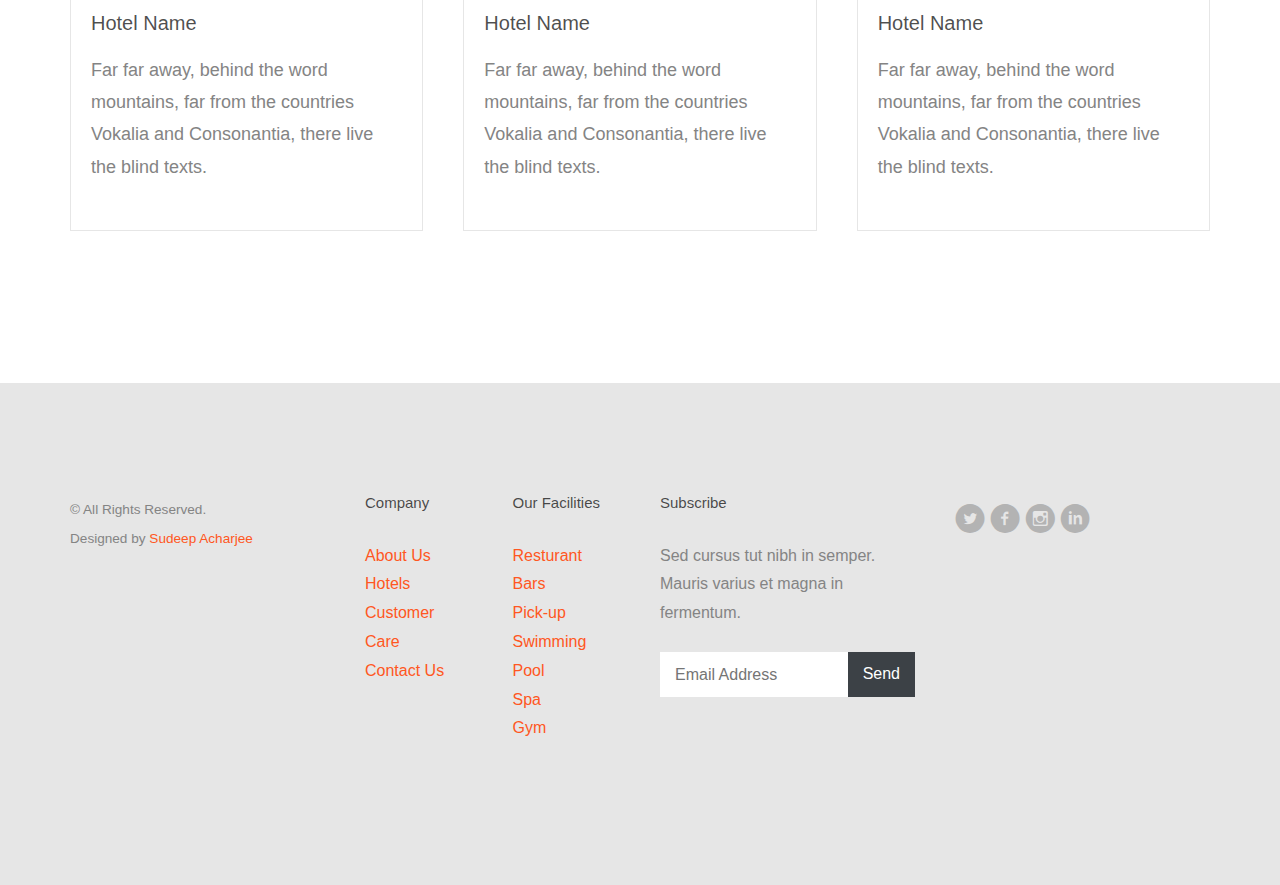
<file: 06.Hotel Website/luxe/hotel.html>
<!DOCTYPE html>
<!--[if lt IE 7]>      <html class="no-js lt-ie9 lt-ie8 lt-ie7"> <![endif]-->
<!--[if IE 7]>         <html class="no-js lt-ie9 lt-ie8"> <![endif]-->
<!--[if IE 8]>         <html class="no-js lt-ie9"> <![endif]-->
<!--[if gt IE 8]><!--> <html class="no-js"> <!--<![endif]-->
	<head>
	<meta charset="utf-8">
	<meta http-equiv="X-UA-Compatible" content="IE=edge">
	

 

  	<!-- Facebook and Twitter integration -->
	<meta property="og:title" content=""/>
	<meta property="og:image" content=""/>
	<meta property="og:url" content=""/>
	<meta property="og:site_name" content=""/>
	<meta property="og:description" content=""/>
	<meta name="twitter:title" content="" />
	<meta name="twitter:image" content="" />
	<meta name="twitter:url" content="" />
	<meta name="twitter:card" content="" />

	<!-- Place favicon.ico and apple-touch-icon.png in the root directory -->
	<link rel="shortcut icon" href="favicon.ico">
	<!-- <link href='https://fonts.googleapis.com/css?family=Lato:400,100,100italic,300,300italic,400italic,700italic,900,700,900italic' rel='stylesheet' type='text/css'> -->

	<!-- Stylesheets -->
	<!-- Dropdown Menu -->
	<link rel="stylesheet" href="css/superfish.css">
	<!-- Owl Slider -->
	<!-- <link rel="stylesheet" href="css/owl.carousel.css"> -->
	<!-- <link rel="stylesheet" href="css/owl.theme.default.min.css"> -->
	<!-- Date Picker -->
	<link rel="stylesheet" href="css/bootstrap-datepicker.min.css">
	<!-- CS Select -->
	<link rel="stylesheet" href="css/cs-select.css">
	<link rel="stylesheet" href="css/cs-skin-border.css">

	<!-- Themify Icons -->
	<link rel="stylesheet" href="css/themify-icons.css">
	<!-- Flat Icon -->
	<link rel="stylesheet" href="css/flaticon.css">
	<!-- Icomoon -->
	<link rel="stylesheet" href="css/icomoon.css">
	<!-- Flexslider  -->
	<link rel="stylesheet" href="css/flexslider.css">
	
	<!-- Style -->
	<link rel="stylesheet" href="css/style.css">

	<!-- Modernizr JS -->
	<script src="js/modernizr-2.6.2.min.js"></script>
	<!-- FOR IE9 below -->
	<!--[if lt IE 9]>
	<script src="js/respond.min.js"></script>
	<![endif]-->

</head>
<body>
	<div id="fh5co-wrapper">
	<div id="fh5co-page">
	<div id="fh5co-header">
		<header id="fh5co-header-section">
			<div class="container">
				<div class="nav-header">
					<a href="#" class="js-fh5co-nav-toggle fh5co-nav-toggle"><i></i></a>
					<h1 id="fh5co-logo"><a href="index.html">Luxe</a></h1>
					<nav id="fh5co-menu-wrap" role="navigation">
						<ul class="sf-menu" id="fh5co-primary-menu">
							<li><a href="index.html">Home</a></li>
							<li>
								<a class="active" href="hotel.html" class="fh5co-sub-ddown">Hotel</a>
								<ul class="fh5co-sub-menu">
								 	<li><a href="#">Luxe Hotel</a></li>
								 	<li><a href="#">Deluxe Hotel</a></li>
									<li>
										<a href="#" class="fh5co-sub-ddown">King Hotel</a>
										<ul class="fh5co-sub-menu">
											<li><a href="http://freehtml5.co/preview/?item=build-free-html5-bootstrap-template" target="_blank">Build</a></li>
											<li><a href="http://freehtml5.co/preview/?item=work-free-html5-template-bootstrap" target="_blank">Work</a></li>
											<li><a href="http://freehtml5.co/preview/?item=light-free-html5-template-bootstrap" target="_blank">Light</a></li>
											<li><a href="http://freehtml5.co/preview/?item=relic-free-html5-template-using-bootstrap" target="_blank">Relic</a></li>
											<li><a href="http://freehtml5.co/preview/?item=display-free-html5-template-using-bootstrap" target="_blank">Display</a></li>
											<li><a href="http://freehtml5.co/preview/?item=sprint-free-html5-template-bootstrap" target="_blank">Sprint</a></li>
										</ul>
									</li>
									<li><a href="#">Five Star Hotel</a></li> 
								</ul>
							</li>
							<li><a href="services.html">Services</a></li>
							<li><a href="blog.html">Blog</a></li>
							<li><a href="contact.html">Contact</a></li>
						</ul>
					</nav>
				</div>
			</div>
		</header>
		
	</div>
	<!-- end:fh5co-header -->
	<div class="fh5co-parallax" style="background-image: url(images/slider1.jpg);" data-stellar-background-ratio="0.5">
		<div class="overlay"></div>
		<div class="container">
			<div class="row">
				<div class="col-md-12 col-md-offset-0 col-sm-12 col-sm-offset-0 col-xs-12 col-xs-offset-0 text-center fh5co-table">
					<div class="fh5co-intro fh5co-table-cell">
						<h1 class="text-center">Choose Our Hotel</h1>
						<p>Made with love by the fine folks at <a href="http://sudeep-portfolio.netlify.app">Sudeep Acharjee</a></p>
					</div>
				</div>
			</div>
		</div>
	</div>

	<div id="fh5co-hotel-section">
		<div class="container">
			<div class="row">
				<div class="col-md-4">
					<div class="hotel-content">
						<div class="hotel-grid" style="background-image: url(images/image-1.jpg);">
							<div class="price"><small>For as low as</small><span>$100/night</span></div>
							<a class="book-now text-center" href="#"><i class="ti-calendar"></i> Book Now</a>
						</div>
						<div class="desc">
							<h3><a href="#">Hotel Name</a></h3>
							<p>Far far away, behind the word mountains, far from the countries Vokalia and Consonantia, there live the blind texts.</p>
						</div>
					</div>
				</div>
				<div class="col-md-4">
					<div class="hotel-content">
						<div class="hotel-grid" style="background-image: url(images/image-2.jpg);">
							<div class="price"><small>For as low as</small><span>$100/night</span></div>
							<a class="book-now text-center" href="#"><i class="ti-calendar"></i> Book Now</a>
						</div>
						<div class="desc">
							<h3><a href="#">Hotel Name</a></h3>
							<p>Far far away, behind the word mountains, far from the countries Vokalia and Consonantia, there live the blind texts.</p>
						</div>
					</div>
				</div>
				<div class="col-md-4">
					<div class="hotel-content">
						<div class="hotel-grid" style="background-image: url(images/image-3.jpg);">
							<div class="price"><small>For as low as</small><span>$100/night</span></div>
							<a class="book-now text-center" href="#"><i class="ti-calendar"></i> Book Now</a>
						</div>
						<div class="desc">
							<h3><a href="#">Hotel Name</a></h3>
							<p>Far far away, behind the word mountains, far from the countries Vokalia and Consonantia, there live the blind texts.</p>
						</div>
					</div>
				</div>
				<div class="col-md-4">
					<div class="hotel-content">
						<div class="hotel-grid" style="background-image: url(images/image-4.jpg);">
							<div class="price"><small>For as low as</small><span>$100/night</span></div>
							<a class="book-now text-center" href="#"><i class="ti-calendar"></i> Book Now</a>
						</div>
						<div class="desc">
							<h3><a href="#">Hotel Name</a></h3>
							<p>Far far away, behind the word mountains, far from the countries Vokalia and Consonantia, there live the blind texts.</p>
						</div>
					</div>
				</div>
				<div class="col-md-4">
					<div class="hotel-content">
						<div class="hotel-grid" style="background-image: url(images/image-5.jpg);">
							<div class="price"><small>For as low as</small><span>$100/night</span></div>
							<a class="book-now text-center" href="#"><i class="ti-calendar"></i> Book Now</a>
						</div>
						<div class="desc">
							<h3><a href="#">Hotel Name</a></h3>
							<p>Far far away, behind the word mountains, far from the countries Vokalia and Consonantia, there live the blind texts.</p>
						</div>
					</div>
				</div>
				<div class="col-md-4">
					<div class="hotel-content">
						<div class="hotel-grid" style="background-image: url(images/image-6.jpg);">
							<div class="price"><small>For as low as</small><span>$100/night</span></div>
							<a class="book-now text-center" href="#"><i class="ti-calendar"></i> Book Now</a>
						</div>
						<div class="desc">
							<h3><a href="#">Hotel Name</a></h3>
							<p>Far far away, behind the word mountains, far from the countries Vokalia and Consonantia, there live the blind texts.</p>
						</div>
					</div>
				</div>

			</div>
		</div>
	</div>
	

	<footer id="footer" class="fh5co-bg-color">
		<div class="container">
			<div class="row">
				<div class="col-md-3">
					<div class="copyright">
						<p><small>&copy;  All Rights Reserved. <br>
						Designed by <a href="http://sudeep-portfolio.netlify.app" target="_blank">Sudeep Acharjee</a> </small></p>
					</div>
				</div>
				<div class="col-md-6">
					<div class="row">
						<div class="col-md-3">
							<h3>Company</h3>
							<ul class="link">
								<li><a href="#">About Us</a></li>
								<li><a href="#">Hotels</a></li>
								<li><a href="#">Customer Care</a></li>
								<li><a href="#">Contact Us</a></li>
							</ul>
						</div>
						<div class="col-md-3">
							<h3>Our Facilities</h3>
							<ul class="link">
								<li><a href="#">Resturant</a></li>
								<li><a href="#">Bars</a></li>
								<li><a href="#">Pick-up</a></li>
								<li><a href="#">Swimming Pool</a></li>
								<li><a href="#">Spa</a></li>
								<li><a href="#">Gym</a></li>
							</ul>
						</div>
						<div class="col-md-6">
							<h3>Subscribe</h3>
							<p>Sed cursus tut nibh in semper. Mauris varius et magna in fermentum. </p>
							<form action="#" id="form-subscribe">
								<div class="form-field">
									<input type="email" placeholder="Email Address" id="email">
									<input type="submit" id="submit" value="Send">
								</div>
							</form>
						</div>
					</div>
				</div>
				<div class="col-md-3">
					<ul class="social-icons">
						<li>
							<a href="#"><i class="icon-twitter-with-circle"></i></a>
							<a href="#"><i class="icon-facebook-with-circle"></i></a>
							<a href="#"><i class="icon-instagram-with-circle"></i></a>
							<a href="#"><i class="icon-linkedin-with-circle"></i></a>
						</li>
					</ul>
				</div>
			</div>
		</div>
	</footer>

	</div>
	<!-- END fh5co-page -->

	</div>
	<!-- END fh5co-wrapper -->
	
	<!-- Javascripts -->
	<script src="js/jquery-2.1.4.min.js"></script>
	<!-- Dropdown Menu -->
	<script src="js/hoverIntent.js"></script>
	<script src="js/superfish.js"></script>
	<!-- Bootstrap -->
	<script src="js/bootstrap.min.js"></script>
	<!-- Waypoints -->
	<script src="js/jquery.waypoints.min.js"></script>
	<!-- Counters -->
	<script src="js/jquery.countTo.js"></script>
	<!-- Stellar Parallax -->
	<script src="js/jquery.stellar.min.js"></script>
	<!-- Owl Slider -->
	<!-- // <script src="js/owl.carousel.min.js"></script> -->
	<!-- Date Picker -->
	<script src="js/bootstrap-datepicker.min.js"></script>
	<!-- CS Select -->
	<script src="js/classie.js"></script>
	<script src="js/selectFx.js"></script>
	<!-- Flexslider -->
	<script src="js/jquery.flexslider-min.js"></script>

	<script src="js/custom.js"></script>

</body>
</html>
</file>
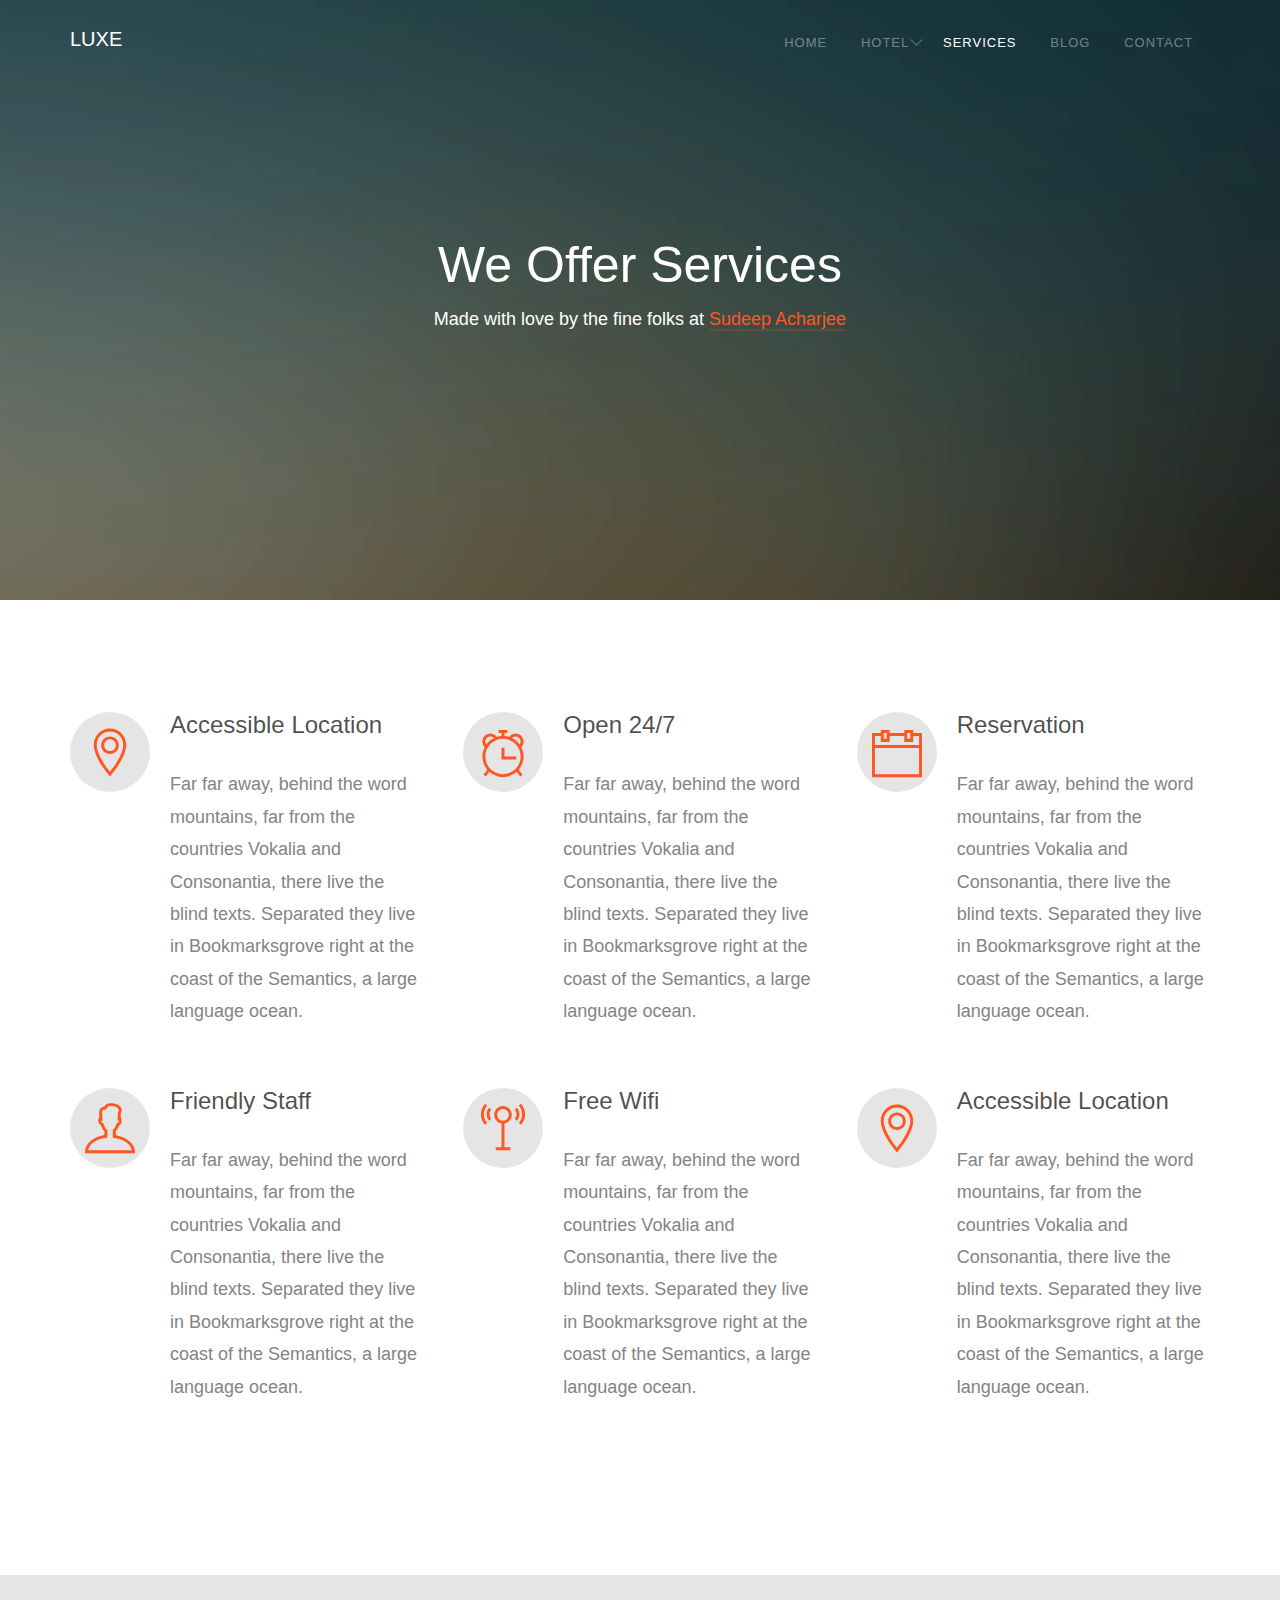
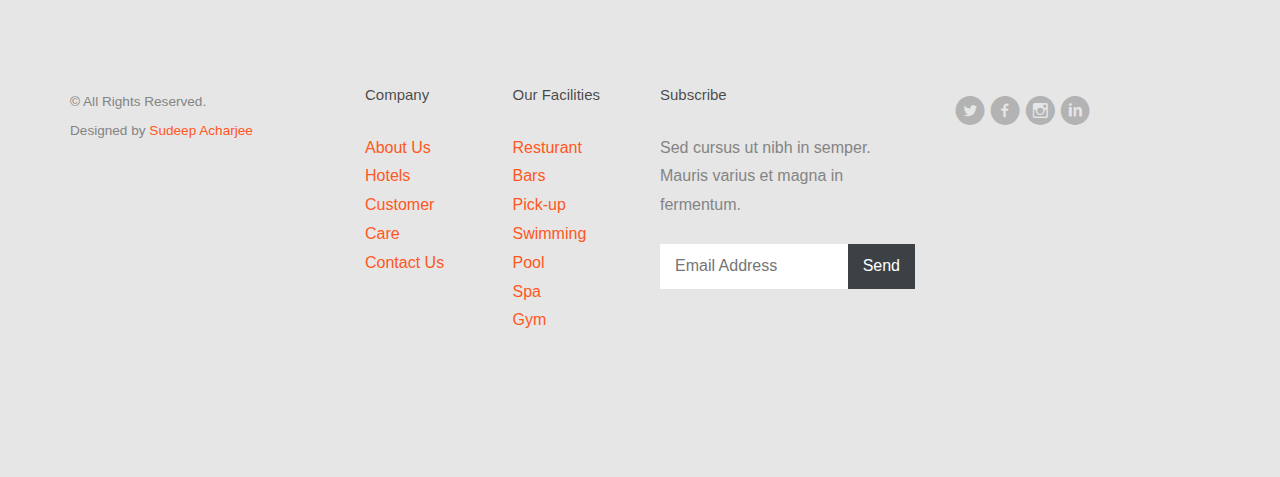
<file: 06.Hotel Website/luxe/services.html>
<!DOCTYPE html>
<!--[if lt IE 7]>      <html class="no-js lt-ie9 lt-ie8 lt-ie7"> <![endif]-->
<!--[if IE 7]>         <html class="no-js lt-ie9 lt-ie8"> <![endif]-->
<!--[if IE 8]>         <html class="no-js lt-ie9"> <![endif]-->
<!--[if gt IE 8]><!--> <html class="no-js"> <!--<![endif]-->
	<head>
	<meta charset="utf-8">
	<meta http-equiv="X-UA-Compatible" content="IE=edge">
	<title>Luxe &mdash; 100% Free Fully Responsive HTML5 Template by FREEHTML5.co</title>
	<meta name="viewport" content="width=device-width, initial-scale=1">
	
 

  	<!-- Facebook and Twitter integration -->
	<meta property="og:title" content=""/>
	<meta property="og:image" content=""/>
	<meta property="og:url" content=""/>
	<meta property="og:site_name" content=""/>
	<meta property="og:description" content=""/>
	<meta name="twitter:title" content="" />
	<meta name="twitter:image" content="" />
	<meta name="twitter:url" content="" />
	<meta name="twitter:card" content="" />

	<!-- Place favicon.ico and apple-touch-icon.png in the root directory -->
	<link rel="shortcut icon" href="favicon.ico">
	<!-- <link href='https://fonts.googleapis.com/css?family=Lato:400,100,100italic,300,300italic,400italic,700italic,900,700,900italic' rel='stylesheet' type='text/css'> -->

	<!-- Stylesheets -->
	<!-- Dropdown Menu -->
	<link rel="stylesheet" href="css/superfish.css">
	<!-- Owl Slider -->
	<!-- <link rel="stylesheet" href="css/owl.carousel.css"> -->
	<!-- <link rel="stylesheet" href="css/owl.theme.default.min.css"> -->
	<!-- Date Picker -->
	<link rel="stylesheet" href="css/bootstrap-datepicker.min.css">
	<!-- CS Select -->
	<link rel="stylesheet" href="css/cs-select.css">
	<link rel="stylesheet" href="css/cs-skin-border.css">

	<!-- Themify Icons -->
	<link rel="stylesheet" href="css/themify-icons.css">
	<!-- Flat Icon -->
	<link rel="stylesheet" href="css/flaticon.css">
	<!-- Icomoon -->
	<link rel="stylesheet" href="css/icomoon.css">
	<!-- Flexslider  -->
	<link rel="stylesheet" href="css/flexslider.css">
	
	<!-- Style -->
	<link rel="stylesheet" href="css/style.css">

	<!-- Modernizr JS -->
	<script src="js/modernizr-2.6.2.min.js"></script>
	<!-- FOR IE9 below -->
	<!--[if lt IE 9]>
	<script src="js/respond.min.js"></script>
	<![endif]-->

</head>
<body>
	<div id="fh5co-wrapper">
	<div id="fh5co-page">
	<div id="fh5co-header">
		<header id="fh5co-header-section">
			<div class="container">
				<div class="nav-header">
					<a href="#" class="js-fh5co-nav-toggle fh5co-nav-toggle"><i></i></a>
					<h1 id="fh5co-logo"><a href="index.html">Luxe</a></h1>
					<nav id="fh5co-menu-wrap" role="navigation">
						<ul class="sf-menu" id="fh5co-primary-menu">
							<li><a href="index.html">Home</a></li>
							<li>
								<a href="hotel.html" class="fh5co-sub-ddown">Hotel</a>
								<ul class="fh5co-sub-menu">
								 	<li><a href="#">Luxe Hotel</a></li>
								 	<li><a href="#">Deluxe Hotel</a></li>
									<li>
										<a href="#" class="fh5co-sub-ddown">King Hotel</a>
										<ul class="fh5co-sub-menu">
											<li><a href="http://freehtml5.co/preview/?item=build-free-html5-bootstrap-template" target="_blank">Build</a></li>
											<li><a href="http://freehtml5.co/preview/?item=work-free-html5-template-bootstrap" target="_blank">Work</a></li>
											<li><a href="http://freehtml5.co/preview/?item=light-free-html5-template-bootstrap" target="_blank">Light</a></li>
											<li><a href="http://freehtml5.co/preview/?item=relic-free-html5-template-using-bootstrap" target="_blank">Relic</a></li>
											<li><a href="http://freehtml5.co/preview/?item=display-free-html5-template-using-bootstrap" target="_blank">Display</a></li>
											<li><a href="http://freehtml5.co/preview/?item=sprint-free-html5-template-bootstrap" target="_blank">Sprint</a></li>
										</ul>
									</li>
									<li><a href="#">Five Star Hotel</a></li> 
								</ul>
							</li>
							<li><a class="active" href="services.html">Services</a></li>
							<li><a href="blog.html">Blog</a></li>
							<li><a href="contact.html">Contact</a></li>
						</ul>
					</nav>
				</div>
			</div>
		</header>
		
	</div>
	<!-- end:fh5co-header -->
	<div class="fh5co-parallax" style="background-image: url(images/slider1.jpg);" data-stellar-background-ratio="0.5">
		<div class="overlay"></div>
		<div class="container">
			<div class="row">
				<div class="col-md-12 col-md-offset-0 col-sm-12 col-sm-offset-0 col-xs-12 col-xs-offset-0 text-center fh5co-table">
					<div class="fh5co-intro fh5co-table-cell">
						<h1 class="text-center">We Offer Services</h1>
						<p>Made with love by the fine folks at <a href="http://sudeep-portfolio.netlify.app">Sudeep Acharjee</a></p>
					</div>
				</div>
			</div>
		</div>
	</div>


	<div id="fh5co-services-section">
		<div class="container">
			<div class="row">
				<div class="col-md-4">
					<div class="services">
						<span><i class="ti-location-pin"></i></span>
						<div class="desc">
							<h3>Accessible Location</h3>
							<p>Far far away, behind the word mountains, far from the countries Vokalia and Consonantia, there live the blind texts. Separated they live in Bookmarksgrove right at the coast of the Semantics, a large language ocean.</p>
						</div>
					</div>
				</div>
				<div class="col-md-4">
					<div class="services">
						<span><i class="ti-alarm-clock"></i></span>
						<div class="desc">
							<h3>Open 24/7</h3>
							<p>Far far away, behind the word mountains, far from the countries Vokalia and Consonantia, there live the blind texts. Separated they live in Bookmarksgrove right at the coast of the Semantics, a large language ocean.</p>
						</div>
					</div>
				</div>
				<div class="col-md-4">
					<div class="services">
						<span><i class="ti-calendar"></i></span>
						<div class="desc">
							<h3>Reservation</h3>
							<p>Far far away, behind the word mountains, far from the countries Vokalia and Consonantia, there live the blind texts. Separated they live in Bookmarksgrove right at the coast of the Semantics, a large language ocean.</p>
						</div>
					</div>
				</div>
				<div class="col-md-4">
					<div class="services">
						<span><i class="ti-user"></i></span>
						<div class="desc">
							<h3>Friendly Staff</h3>
							<p>Far far away, behind the word mountains, far from the countries Vokalia and Consonantia, there live the blind texts. Separated they live in Bookmarksgrove right at the coast of the Semantics, a large language ocean.</p>
						</div>
					</div>
				</div>
				<div class="col-md-4">
					<div class="services">
						<span><i class="ti-signal"></i></span>
						<div class="desc">
							<h3>Free Wifi</h3>
							<p>Far far away, behind the word mountains, far from the countries Vokalia and Consonantia, there live the blind texts. Separated they live in Bookmarksgrove right at the coast of the Semantics, a large language ocean.</p>
						</div>
					</div>
				</div>
				<div class="col-md-4">
					<div class="services">
						<span><i class="ti-location-pin"></i></span>
						<div class="desc">
							<h3>Accessible Location</h3>
							<p>Far far away, behind the word mountains, far from the countries Vokalia and Consonantia, there live the blind texts. Separated they live in Bookmarksgrove right at the coast of the Semantics, a large language ocean.</p>
						</div>
					</div>
				</div>
			</div>
		</div>
	</div>

	<footer id="footer" class="fh5co-bg-color">
		<div class="container">
			<div class="row">
				<div class="col-md-3">
					<div class="copyright">
						<p><small>&copy;  All Rights Reserved. <br>
						Designed by <a href="http://sudeep-portfolio.netlify.app" target="_blank">Sudeep Acharjee</a> </small></p>
					</div>
				</div>
				<div class="col-md-6">
					<div class="row">
						<div class="col-md-3">
							<h3>Company</h3>
							<ul class="link">
								<li><a href="#">About Us</a></li>
								<li><a href="#">Hotels</a></li>
								<li><a href="#">Customer Care</a></li>
								<li><a href="#">Contact Us</a></li>
							</ul>
						</div>
						<div class="col-md-3">
							<h3>Our Facilities</h3>
							<ul class="link">
								<li><a href="#">Resturant</a></li>
								<li><a href="#">Bars</a></li>
								<li><a href="#">Pick-up</a></li>
								<li><a href="#">Swimming Pool</a></li>
								<li><a href="#">Spa</a></li>
								<li><a href="#">Gym</a></li>
							</ul>
						</div>
						<div class="col-md-6">
							<h3>Subscribe</h3>
							<p>Sed cursus ut nibh in semper. Mauris varius et magna in fermentum. </p>
							<form action="#" id="form-subscribe">
								<div class="form-field">
									<input type="email" placeholder="Email Address" id="email">
									<input type="submit" id="submit" value="Send">
								</div>
							</form>
						</div>
					</div>
				</div>
				<div class="col-md-3">
					<ul class="social-icons">
						<li>
							<a href="#"><i class="icon-twitter-with-circle"></i></a>
							<a href="#"><i class="icon-facebook-with-circle"></i></a>
							<a href="#"><i class="icon-instagram-with-circle"></i></a>
							<a href="#"><i class="icon-linkedin-with-circle"></i></a>
						</li>
					</ul>
				</div>
			</div>
		</div>
	</footer>

	</div>
	<!-- END fh5co-page -->

	</div>
	<!-- END fh5co-wrapper -->
	
	<!-- Javascripts -->
	<script src="js/jquery-2.1.4.min.js"></script>
	<!-- Dropdown Menu -->
	<script src="js/hoverIntent.js"></script>
	<script src="js/superfish.js"></script>
	<!-- Bootstrap -->
	<script src="js/bootstrap.min.js"></script>
	<!-- Waypoints -->
	<script src="js/jquery.waypoints.min.js"></script>
	<!-- Counters -->
	<script src="js/jquery.countTo.js"></script>
	<!-- Stellar Parallax -->
	<script src="js/jquery.stellar.min.js"></script>
	<!-- Owl Slider -->
	<!-- // <script src="js/owl.carousel.min.js"></script> -->
	<!-- Date Picker -->
	<script src="js/bootstrap-datepicker.min.js"></script>
	<!-- CS Select -->
	<script src="js/classie.js"></script>
	<script src="js/selectFx.js"></script>
	<!-- Flexslider -->
	<script src="js/jquery.flexslider-min.js"></script>

	<script src="js/custom.js"></script>

</body>
</html>
</file>
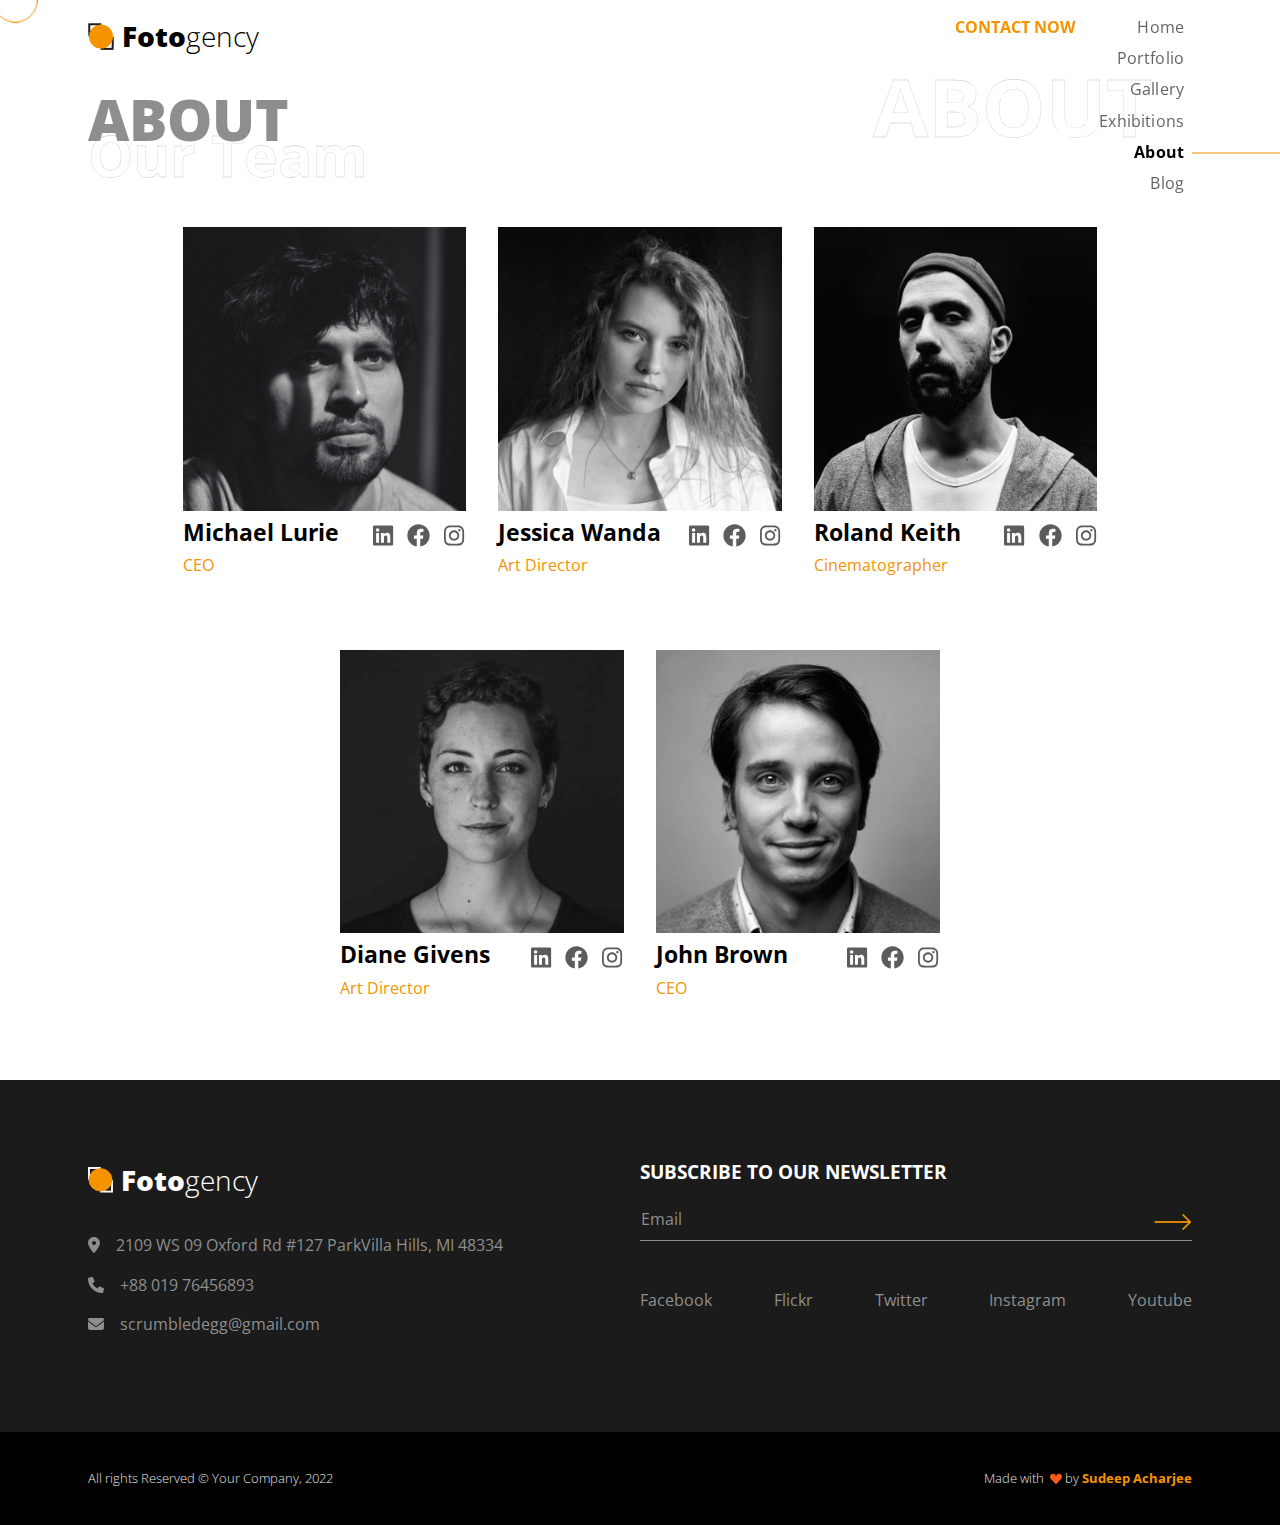
<file: 07.Photography Portfolio Website/public/about.html>
<!DOCTYPE html>
<html lang="en-US" dir="ltr">

  <head>
    <meta charset="utf-8">
    <meta http-equiv="X-UA-Compatible" content="IE=edge">
    <meta name="viewport" content="width=device-width, initial-scale=1">


    <!-- ===============================================-->
    <!--    Document Title-->
    <!-- ===============================================-->
    <title>About | Our Team</title>


    <!-- ===============================================-->
    <!--    Favicons-->
    <!-- ===============================================-->
    <link rel="apple-touch-icon" sizes="180x180" href="assets/img/favicons/apple-touch-icon.png">
    <link rel="icon" type="image/png" sizes="32x32" href="assets/img/favicons/favicon-32x32.png">
    <link rel="icon" type="image/png" sizes="16x16" href="assets/img/favicons/favicon-16x16.png">
    <link rel="shortcut icon" type="image/x-icon" href="assets/img/favicons/favicon.ico">
    <link rel="manifest" href="assets/img/favicons/manifest.json">
    <meta name="msapplication-TileImage" content="assets/img/favicons/mstile-150x150.png">
    <meta name="theme-color" content="#ffffff">


    <!-- ===============================================-->
    <!--    Stylesheets-->
    <!-- ===============================================-->
    <link rel="preconnect" href="https://fonts.gstatic.com">
    <link href="https://fonts.googleapis.com/css2?family=Open+Sans:wght@300;400;500;600;700;800&amp;display=swap" rel="stylesheet">
    <link href="vendors/prism/prism.css" rel="stylesheet">
    <link href="vendors/swiper/swiper-bundle.min.css" rel="stylesheet">
    <link href="assets/css/theme.css" rel="stylesheet" />
    <link href="assets/css/user.css" rel="stylesheet" />

  </head>


  <body>

    <!-- ===============================================-->
    <!--    Main Content-->
    <!-- ===============================================-->
    <main class="main" id="top">
      <div class="cursor-outer d-none d-md-block"></div>
      <nav class="navbar navbar-light py-3 px-0 overflow-hidden">
        <div class="container px-md-5">
          <div class="row w-100 g-0 justify-content-between">
            <div class="col-8">
              <div class="d-inline-block"><a class="navbar-brand pt-0 fs-3 text-black d-flex align-items-center" href="index.html"><img class="img-fluid" src="assets/img/icons/logo-icon.png" alt="" /><span class="fw-bolder ms-2">Foto</span><span class="fw-thin">gency</span></a></div>
              <div class="mt-4 d-none d-lg-block">
                <h1 class="text-uppercase fs-lg-7 fs-5 fw-bolder text-300 lh-1 position-relative z-index-0">About</h1>
                <h1 class="d-none d-md-block fw-bolder text-outlined fs-7 text-white lh-1 mt-n4 position-relative z-index--1">Our Team</h1>
              </div>
            </div>
            <div class="col-4 d-lg-none text-end pe-0">
              <button class="btn p-0 shadow-none text-black fs-2 d-inline-block" data-bs-toggle="offcanvas" data-bs-target="#navbarOffcanvas" aria-controls="navbarOffcanvas" aria-expanded="false" aria-label="Toggle offcanvas navigation"><span class="menu-bar"></span></button>
            </div>
            <div class="offcanvas offcanvas-end px-0" id="navbarOffcanvas" aria-labelledby="navbarOffcanvasTitle" aria-hidden="true">
              <div class="offcanvas-header justify-content-end">
                <h5 class="visually-hidden offcanvas-title" id="navbarOffcanvasTitle">Menu</h5>
                <button class="btn p-0 shadow-none text-black fs-2 d-inline text-end" type="button" data-bs-dismiss="offcanvas" aria-label="Close"><span class="menu-close-bar"></span></button>
              </div>
              <div class="offcanvas-body px-0">
                <div class="d-lg-flex flex-center-start gap-3 overflow-hidden">
                  <ul class="navbar-nav ms-auto fs-4 ps-6">
                    <li class="nav-item"><a class="nav-link d-inline-block nav-text-outlined lh-1 text-white fs-5" aria-current="page" href="index.html">Home</a></li>
                    <li class="nav-item"><a class="nav-link d-inline-block nav-text-outlined lh-1 text-white fs-5" aria-current="page" href="portfolio.html">Portfolio</a></li>
                    <li class="nav-item"><a class="nav-link d-inline-block nav-text-outlined lh-1 text-white fs-5" aria-current="page" href="gallery.html">Gallery</a></li>
                    <li class="nav-item"><a class="nav-link d-inline-block nav-text-outlined lh-1 text-white fs-5" aria-current="page" href="exhibitions.html">Exhibitions</a></li>
                    <li class="nav-item"><a class="nav-link d-inline-block nav-text-outlined lh-1 text-white fs-5 active" aria-current="page" href="about.html">About</a></li>
                    <li class="nav-item"><a class="nav-link d-inline-block nav-text-outlined lh-1 text-white fs-5" aria-current="page" href="blog.html">Blog</a></li>
                  </ul>
                </div>
              </div>
            </div>
            <div class="col-4">
              <div class="d-none d-lg-flex justify-content-end position-relative z-index-1">
                <div class="position-absolute absolute-centered z-index--1">
                  <h1 class="ms-2 fw-bolder text-outlined text-uppercase text-white pe-none display-1">About</h1>
                </div>
                <div class="d-flex gap-3 align-items-start"><a class="mb-0 ms-auto text-warning fs-0 fw-bold text-uppercase" href="blog.html#contact">Contact Now</a>
                  <ul class="navbar-nav navbar-fotogency ms-auto text-end">
                    <li class="nav-item px-2 position-relative"><a class="nav-link pt-0" aria-current="page" href="index.html">Home</a></li>
                    <li class="nav-item px-2 position-relative"><a class="nav-link pt-0" aria-current="page" href="portfolio.html">Portfolio</a></li>
                    <li class="nav-item px-2 position-relative"><a class="nav-link pt-0" aria-current="page" href="gallery.html">Gallery</a></li>
                    <li class="nav-item px-2 position-relative"><a class="nav-link pt-0" aria-current="page" href="exhibitions.html">Exhibitions</a></li>
                    <li class="nav-item px-2 position-relative"><a class="nav-link pt-0 active" aria-current="page" href="about.html">About</a></li>
                    <li class="nav-item px-2 position-relative"><a class="nav-link pt-0" aria-current="page" href="blog.html">Blog</a></li>
                  </ul>
                </div>
              </div>
            </div>
          </div>
          <div class="row g-0 mt-4 d-lg-none">
            <h1 class="text-uppercase ps-0 fs-lg-7 fs-5 fw-bolder text-300 lh-1 position-relative z-index-0">About</h1>
            <h1 class="fw-bolder text-outlined ps-0 fs-lg-7 fs-sm-6 fs-5 text-white lh-1 mt-sm-n4 mt-n3 position-relative z-index--1">Our Team</h1>
          </div>
        </div>
      </nav>


      <!-- ============================================-->
      <!-- <section> begin ============================-->
      <section class="py-2">

        <div class="container px-md-5">
          <div class="row justify-content-center">
            <div class="col-10">
              <div class="row justify-content-center">
                <div class="col-lg-4 col-md-6 d-flex justify-content-center">
                  <div class="card border-0 mb-3"><img class="card-img-top" src="assets/img/team/img1.png" alt="" />
                    <div class="row g-0 card-body px-0 pt-2">
                      <div class="col-12 col-xl-8 text-center text-xl-start">
                        <h4>Michael Lurie</h4>
                        <p class="text-warning mb-2">CEO</p>
                      </div>
                      <div class="col-12 col-xl-4 justify-content-center fs-2 d-flex gap-1"><a href="#!"><span class="team-social-icon fab fa-linkedin ml-3"></span></a><a href="#!"><span class="team-social-icon fab fa-facebook ml-3"></span></a><a href="#!"><span class="team-social-icon fab fa-instagram ml-3"></span></a></div>
                    </div>
                  </div>
                </div>
                <div class="col-lg-4 col-md-6 d-flex justify-content-center">
                  <div class="card border-0 mb-3"><img class="card-img-top" src="assets/img/team/img2.png" alt="" />
                    <div class="row g-0 card-body px-0 pt-2">
                      <div class="col-12 col-xl-8 text-center text-xl-start">
                        <h4>Jessica Wanda</h4>
                        <p class="text-warning mb-2">Art Director</p>
                      </div>
                      <div class="col-12 col-xl-4 justify-content-center fs-2 d-flex gap-1"><a href="#!"><span class="team-social-icon fab fa-linkedin ml-3"></span></a><a href="#!"><span class="team-social-icon fab fa-facebook ml-3"></span></a><a href="#!"><span class="team-social-icon fab fa-instagram ml-3"></span></a></div>
                    </div>
                  </div>
                </div>
                <div class="col-lg-4 col-md-6 d-flex justify-content-center">
                  <div class="card border-0 mb-3"><img class="card-img-top" src="assets/img/team/img3.png" alt="" />
                    <div class="row g-0 card-body px-0 pt-2">
                      <div class="col-12 col-xl-8 text-center text-xl-start">
                        <h4>Roland Keith</h4>
                        <p class="text-warning mb-2">Cinematographer</p>
                      </div>
                      <div class="col-12 col-xl-4 justify-content-center fs-2 d-flex gap-1"><a href="#!"><span class="team-social-icon fab fa-linkedin ml-3"></span></a><a href="#!"><span class="team-social-icon fab fa-facebook ml-3"></span></a><a href="#!"><span class="team-social-icon fab fa-instagram ml-3"></span></a></div>
                    </div>
                  </div>
                </div>
                <div class="col-lg-4 col-md-6 d-flex justify-content-center">
                  <div class="card border-0 mb-3"><img class="card-img-top" src="assets/img/team/img4.png" alt="" />
                    <div class="row g-0 card-body px-0 pt-2">
                      <div class="col-12 col-xl-8 text-center text-xl-start">
                        <h4>Diane Givens</h4>
                        <p class="text-warning mb-2">Art Director</p>
                      </div>
                      <div class="col-12 col-xl-4 justify-content-center fs-2 d-flex gap-1"><a href="#!"><span class="team-social-icon fab fa-linkedin ml-3"></span></a><a href="#!"><span class="team-social-icon fab fa-facebook ml-3"></span></a><a href="#!"><span class="team-social-icon fab fa-instagram ml-3"></span></a></div>
                    </div>
                  </div>
                </div>
                <div class="col-lg-4 col-md-6 d-flex justify-content-center">
                  <div class="card border-0 mb-3"><img class="card-img-top" src="assets/img/team/img5.png" alt="" />
                    <div class="row g-0 card-body px-0 pt-2">
                      <div class="col-12 col-xl-8 text-center text-xl-start">
                        <h4>John Brown</h4>
                        <p class="text-warning mb-2">CEO</p>
                      </div>
                      <div class="col-12 col-xl-4 justify-content-center fs-2 d-flex gap-1"><a href="#!"><span class="team-social-icon fab fa-linkedin ml-3"></span></a><a href="#!"><span class="team-social-icon fab fa-facebook ml-3"></span></a><a href="#!"><span class="team-social-icon fab fa-instagram ml-3"></span></a></div>
                    </div>
                  </div>
                </div>
              </div>
            </div>
          </div>
        </div>
        <!-- end of .container-->

      </section>
      <!-- <section> close ============================-->
      <!-- ============================================-->


    </main>
    <!-- ===============================================-->
    <!--    End of Main Content-->
    <!-- ===============================================-->


    <footer class="bg-footer-black" id="footer">
      <div class="container py-7 px-md-5">
        <div class="row g-0">
          <div class="col-md-6 mb-5 mb-md-0">
            <div class="mb-4 d-inline-block"><a class="navbar-brand pt-0 fs-3 text-white d-flex align-items-center" href="index.html"><img class="img-fluid" src="assets/img/icons/dark-logo-icon.png" alt="" width="25" height="25" /><span class="fw-bolder ms-2">Foto</span><span class="fw-thin">gency</span></a></div>
            <div class="col-12 col-md-10 text-300 mb-3"><i class="fas fa-map-marker-alt"></i><a class="nav-link text-300 d-inline" href="https://www.google.com/maps/place/2109+WS+09+Oxford+Rd+%23127+ParkVilla+Hills,+">2109 WS 09 Oxford Rd #127 ParkVilla Hills, MI 48334</a></div>
            <div class="col-12 col-md-10 text-300 mb-3"><i class="fas fa-phone"></i><a class="nav-link text-300 d-inline" href="tel:+8801976476893">+88 019 76456893</a></div>
            <div class="col-12 col-md-10 text-300 mb-3"><i class="fas fa-envelope"></i><a class="nav-link text-300 d-inline" href="mailto:scrscrumbledegg@gmail.com">scrumbledegg@gmail.com</a></div>
          </div>
          <div class="col-md-6">
            <h5 class="text-white mb-2">SUBSCRIBE TO OUR NEWSLETTER</h5>
            <form>
              <div class="form-floating mb-5 position-relative text-200">
                <input class="form-control form-fotogency-header-control text-200" id="email" type="email" placeholder="name@example.com" required="required" />
                <label class="text-300 mb-1" for="email">Email</label>
                <div class="position-absolute end-0 top-0">
                  <button class="btn shadow-none px-0" type="submit"><img class="ms-3" src="assets/img/icons/long-arrow.png" alt="" /></button>
                </div>
              </div>
            </form>
            <div class="d-flex gap-2 flex-wrap justify-content-between align-items-center"><a class="social-icons" href="https://www.facebook.com/" target="_blank">Facebook</a><a class="social-icons" href="https://www.flickr.com/photos/" target="_blank">Flickr</a><a class="social-icons" href="https://twitter.com/" target="_blank">Twitter</a><a class="social-icons" href="https://www.instagram.com/" target="_blank">Instagram</a><a class="social-icons" href="https://www.youtube.com/" target="_blank">Youtube</a>
            </div>
          </div>
        </div>
      </div>
    </footer>


    <!-- ============================================-->
    <!-- <section> begin ============================-->
    <section class="bg-black py-0">

      <div class="container px-md-5">
        <div class="row g-0 justify-content-md-between justify-content-evenly py-4">
          <div class="col-12 col-sm-8 col-md-6 col-lg-auto text-center text-md-start">
            <p class="fs--1 my-2 fw-light text-100">All rights Reserved &copy; Your Company, 2022</p>
          </div>
          <div class="col-12 col-sm-8 col-md-6">
            <p class="fs--1 fw-light my-2 text-center text-md-end text-100"> Made with&nbsp;
              <svg class="bi bi-suit-heart-fill" xmlns="http://www.w3.org/2000/svg" width="12" height="12" fill="#F95C19" viewBox="0 0 16 16">
                <path d="M4 1c2.21 0 4 1.755 4 3.92C8 2.755 9.79 1 12 1s4 1.755 4 3.92c0 3.263-3.234 4.414-7.608 9.608a.513.513 0 0 1-.784 0C3.234 9.334 0 8.183 0 4.92 0 2.755 1.79 1 4 1z"></path>
              </svg>&nbsp;by&nbsp;<a class="fw-bold text-warning" href="https://sudeep-porfolio.netlify.app" target="_blank">Sudeep Acharjee</a>
            </p>
          </div>
        </div>
      </div>
      <!-- end of .container-->

    </section>
    <!-- <section> close ============================-->
    <!-- ============================================-->




    <!-- ===============================================-->
    <!--    JavaScripts-->
    <!-- ===============================================-->
    <script src="vendors/popper/popper.min.js"></script>
    <script src="vendors/bootstrap/bootstrap.min.js"></script>
    <script src="vendors/anchorjs/anchor.min.js"></script>
    <script src="vendors/is/is.min.js"></script>
    <script src="vendors/fontawesome/all.min.js"></script>
    <script src="vendors/lodash/lodash.min.js"></script>
    <script src="https://polyfill.io/v3/polyfill.min.js?features=window.scroll"></script>
    <script src="vendors/prism/prism.js"></script>
    <script src="vendors/swiper/swiper-bundle.min.js"></script>
    <script src="assets/js/theme.js"></script>

  </body>

</html>
</file>
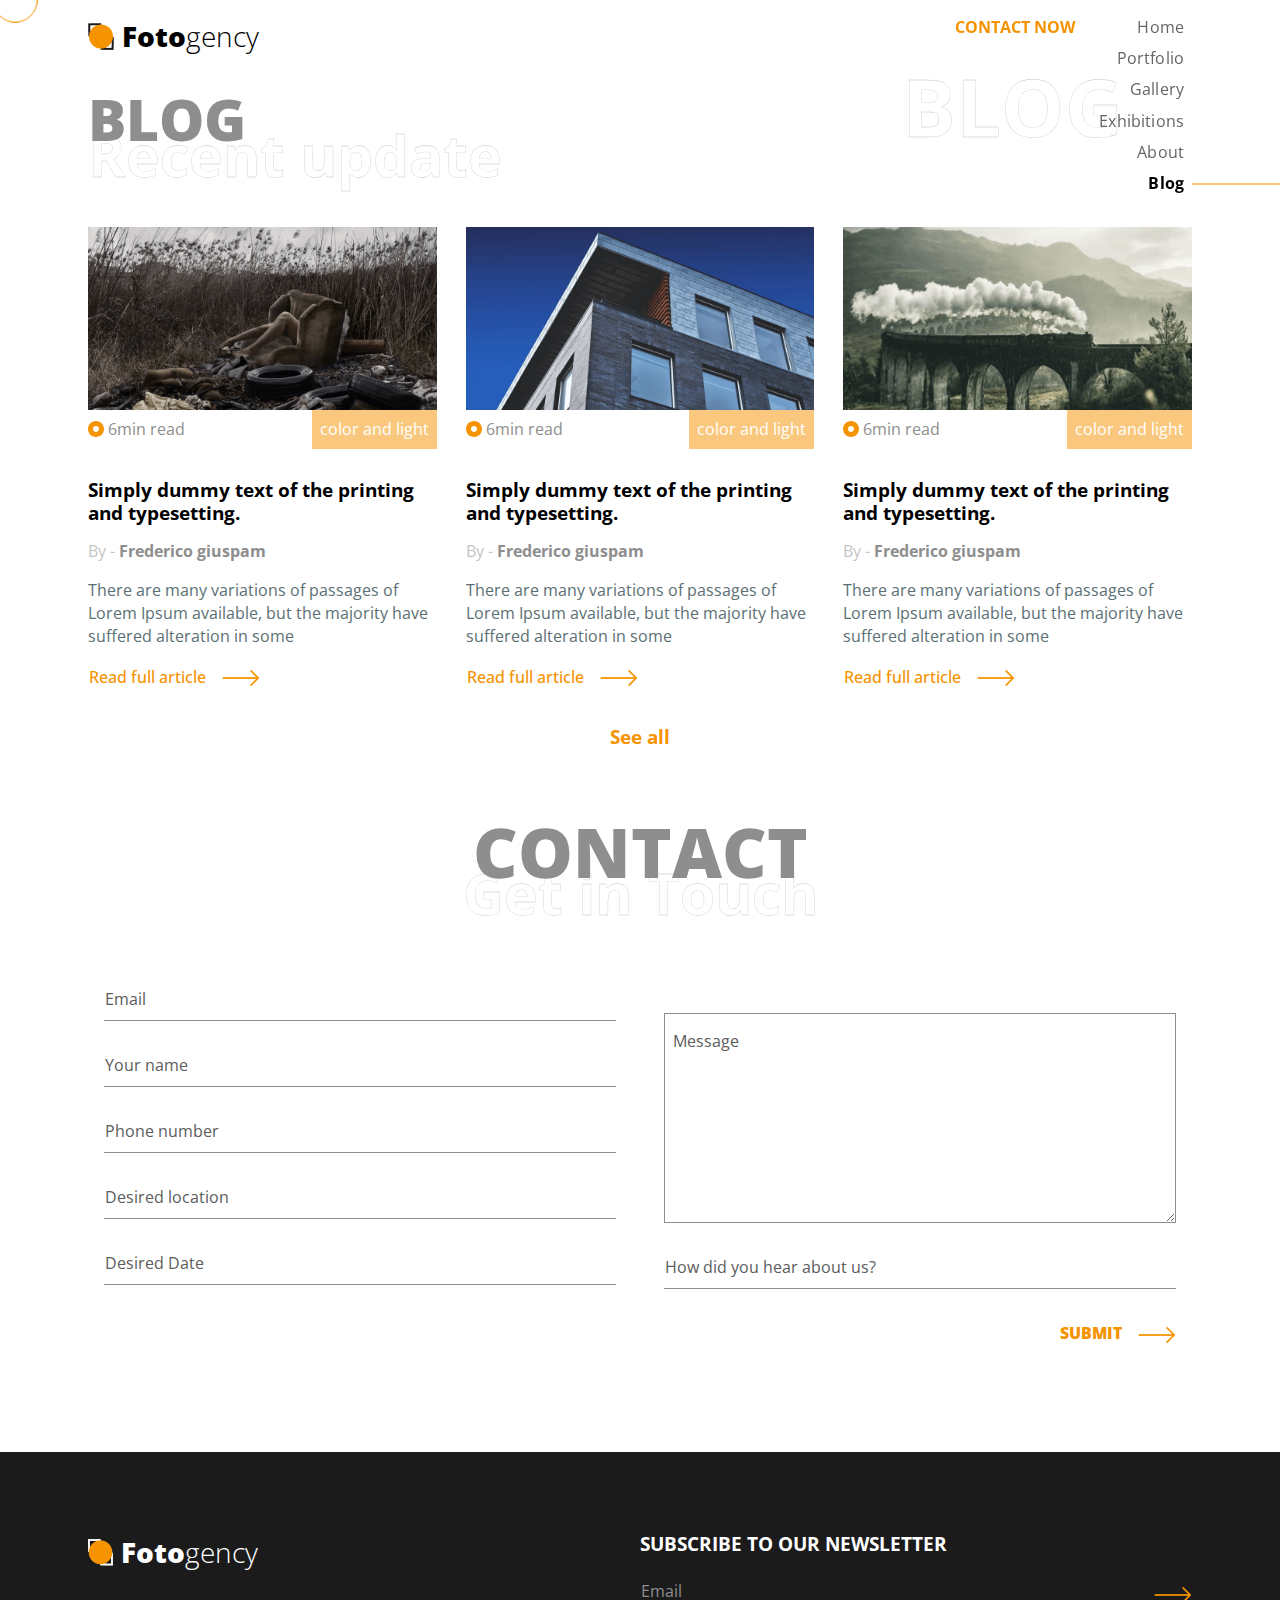
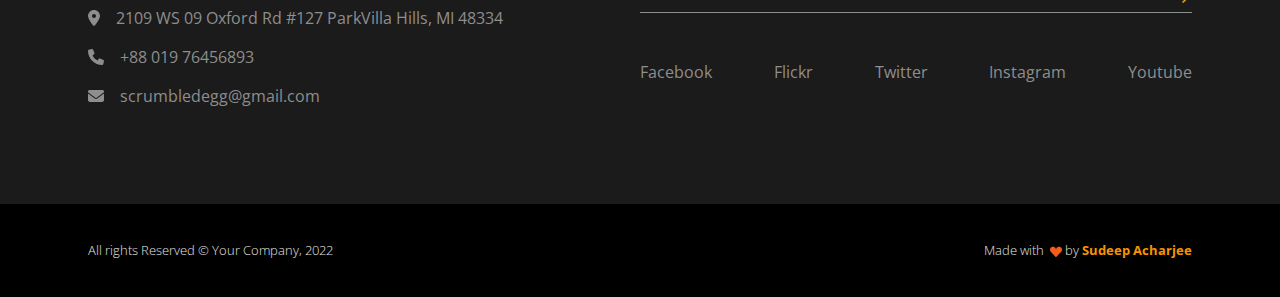
<file: 07.Photography Portfolio Website/public/blog.html>
<!DOCTYPE html>
<html lang="en-US" dir="ltr">

  <head>
    <meta charset="utf-8">
    <meta http-equiv="X-UA-Compatible" content="IE=edge">
    <meta name="viewport" content="width=device-width, initial-scale=1">


    <!-- ===============================================-->
    <!--    Document Title-->
    <!-- ===============================================-->
    <title>Blog | Recent update</title>


    <!-- ===============================================-->
    <!--    Favicons-->
    <!-- ===============================================-->
    <link rel="apple-touch-icon" sizes="180x180" href="assets/img/favicons/apple-touch-icon.png">
    <link rel="icon" type="image/png" sizes="32x32" href="assets/img/favicons/favicon-32x32.png">
    <link rel="icon" type="image/png" sizes="16x16" href="assets/img/favicons/favicon-16x16.png">
    <link rel="shortcut icon" type="image/x-icon" href="assets/img/favicons/favicon.ico">
    <link rel="manifest" href="assets/img/favicons/manifest.json">
    <meta name="msapplication-TileImage" content="assets/img/favicons/mstile-150x150.png">
    <meta name="theme-color" content="#ffffff">


    <!-- ===============================================-->
    <!--    Stylesheets-->
    <!-- ===============================================-->
    <link rel="preconnect" href="https://fonts.gstatic.com">
    <link href="https://fonts.googleapis.com/css2?family=Open+Sans:wght@300;400;500;600;700;800&amp;display=swap" rel="stylesheet">
    <link href="vendors/prism/prism.css" rel="stylesheet">
    <link href="vendors/swiper/swiper-bundle.min.css" rel="stylesheet">
    <link href="assets/css/theme.css" rel="stylesheet" />
    <link href="assets/css/user.css" rel="stylesheet" />

  </head>


  <body>

    <!-- ===============================================-->
    <!--    Main Content-->
    <!-- ===============================================-->
    <main class="main" id="top">
      <div class="cursor-outer d-none d-md-block"></div>
      <nav class="navbar navbar-light py-3 px-0 overflow-hidden">
        <div class="container px-md-5">
          <div class="row w-100 g-0 justify-content-between">
            <div class="col-8">
              <div class="d-inline-block"><a class="navbar-brand pt-0 fs-3 text-black d-flex align-items-center" href="index.html"><img class="img-fluid" src="assets/img/icons/logo-icon.png" alt="" /><span class="fw-bolder ms-2">Foto</span><span class="fw-thin">gency</span></a></div>
              <div class="mt-4 d-none d-lg-block">
                <h1 class="text-uppercase fs-lg-7 fs-5 fw-bolder text-300 lh-1 position-relative z-index-0">Blog</h1>
                <h1 class="d-none d-md-block fw-bolder text-outlined fs-7 text-white lh-1 mt-n4 position-relative z-index--1">Recent update</h1>
              </div>
            </div>
            <div class="col-4 d-lg-none text-end pe-0">
              <button class="btn p-0 shadow-none text-black fs-2 d-inline-block" data-bs-toggle="offcanvas" data-bs-target="#navbarOffcanvas" aria-controls="navbarOffcanvas" aria-expanded="false" aria-label="Toggle offcanvas navigation"><span class="menu-bar"></span></button>
            </div>
            <div class="offcanvas offcanvas-end px-0" id="navbarOffcanvas" aria-labelledby="navbarOffcanvasTitle" aria-hidden="true">
              <div class="offcanvas-header justify-content-end">
                <h5 class="visually-hidden offcanvas-title" id="navbarOffcanvasTitle">Menu</h5>
                <button class="btn p-0 shadow-none text-black fs-2 d-inline text-end" type="button" data-bs-dismiss="offcanvas" aria-label="Close"><span class="menu-close-bar"></span></button>
              </div>
              <div class="offcanvas-body px-0">
                <div class="d-lg-flex flex-center-start gap-3 overflow-hidden">
                  <ul class="navbar-nav ms-auto fs-4 ps-6">
                    <li class="nav-item"><a class="nav-link d-inline-block nav-text-outlined lh-1 text-white fs-5" aria-current="page" href="index.html">Home</a></li>
                    <li class="nav-item"><a class="nav-link d-inline-block nav-text-outlined lh-1 text-white fs-5" aria-current="page" href="portfolio.html">Portfolio</a></li>
                    <li class="nav-item"><a class="nav-link d-inline-block nav-text-outlined lh-1 text-white fs-5" aria-current="page" href="gallery.html">Gallery</a></li>
                    <li class="nav-item"><a class="nav-link d-inline-block nav-text-outlined lh-1 text-white fs-5" aria-current="page" href="exhibitions.html">Exhibitions</a></li>
                    <li class="nav-item"><a class="nav-link d-inline-block nav-text-outlined lh-1 text-white fs-5" aria-current="page" href="about.html">About</a></li>
                    <li class="nav-item"><a class="nav-link d-inline-block nav-text-outlined lh-1 text-white fs-5 active" aria-current="page" href="blog.html">Blog</a></li>
                  </ul>
                </div>
              </div>
            </div>
            <div class="col-4">
              <div class="d-none d-lg-flex justify-content-end position-relative z-index-1">
                <div class="position-absolute absolute-centered z-index--1">
                  <h1 class="ms-2 fw-bolder text-outlined text-uppercase text-white pe-none display-1">Blog</h1>
                </div>
                <div class="d-flex gap-3 align-items-start"><a class="mb-0 ms-auto text-warning fs-0 fw-bold text-uppercase" href="blog.html#contact">Contact Now</a>
                  <ul class="navbar-nav navbar-fotogency ms-auto text-end">
                    <li class="nav-item px-2 position-relative"><a class="nav-link pt-0" aria-current="page" href="index.html">Home</a></li>
                    <li class="nav-item px-2 position-relative"><a class="nav-link pt-0" aria-current="page" href="portfolio.html">Portfolio</a></li>
                    <li class="nav-item px-2 position-relative"><a class="nav-link pt-0" aria-current="page" href="gallery.html">Gallery</a></li>
                    <li class="nav-item px-2 position-relative"><a class="nav-link pt-0" aria-current="page" href="exhibitions.html">Exhibitions</a></li>
                    <li class="nav-item px-2 position-relative"><a class="nav-link pt-0" aria-current="page" href="about.html">About</a></li>
                    <li class="nav-item px-2 position-relative"><a class="nav-link pt-0 active" aria-current="page" href="blog.html">Blog</a></li>
                  </ul>
                </div>
              </div>
            </div>
          </div>
          <div class="row g-0 mt-4 d-lg-none">
            <h1 class="text-uppercase ps-0 fs-lg-7 fs-5 fw-bolder text-300 lh-1 position-relative z-index-0">Blog</h1>
            <h1 class="fw-bolder text-outlined ps-0 fs-lg-7 fs-sm-6 fs-5 text-white lh-1 mt-sm-n4 mt-n3 position-relative z-index--1">Recent update</h1>
          </div>
        </div>
      </nav>


      <!-- ============================================-->
      <!-- <section> begin ============================-->
      <section class="py-2">

        <div class="container px-md-5">
          <div class="row g-4">
            <div class="col-lg-4 col-md-6 d-flex">
              <div class="card border-0 mb-3"><img class="card-img-top" src="assets/img/blogs/img1.png" alt="" />
                <div class="d-flex align-items-center justify-content-between">
                  <div class="d-flex align-items-center"> <span class="fa-solid fa-circle-dot text-warning"></span>
                    <p class="text-300 m-0 ps-1">6min read</p>
                  </div>
                  <div class="bg-warning p-2 text-center opacity-50">
                    <p class="text-white mb-0">color and light</p>
                  </div>
                </div>
                <div class="mt-4">
                  <h5 class="mb-3">Simply dummy text of the printing and typesetting.</h5>
                  <p class="text-200 m-0 mb-3">By - <span class="text-300 fw-bold">Frederico giuspam</span></p>
                  <p class="mb-3">There are many variations of passages of Lorem Ipsum available, but the majority have suffered alteration in some</p>
                  <button class="btn btn-link text-warning p-0"><span class="fw-medium">Read full article</span><img class="ms-3" src="assets/img/icons/long-arrow.png" alt="" /></button>
                </div>
              </div>
            </div>
            <div class="col-lg-4 col-md-6 d-flex">
              <div class="card border-0 mb-3"><img class="card-img-top" src="assets/img/blogs/img2.png" alt="" />
                <div class="d-flex align-items-center justify-content-between">
                  <div class="d-flex align-items-center"> <span class="fa-solid fa-circle-dot text-warning"></span>
                    <p class="text-300 m-0 ps-1">6min read</p>
                  </div>
                  <div class="bg-warning p-2 text-center opacity-50">
                    <p class="text-white mb-0">color and light</p>
                  </div>
                </div>
                <div class="mt-4">
                  <h5 class="mb-3">Simply dummy text of the printing and typesetting.</h5>
                  <p class="text-200 m-0 mb-3">By - <span class="text-300 fw-bold">Frederico giuspam</span></p>
                  <p class="mb-3">There are many variations of passages of Lorem Ipsum available, but the majority have suffered alteration in some</p>
                  <button class="btn btn-link text-warning p-0"><span class="fw-medium">Read full article</span><img class="ms-3" src="assets/img/icons/long-arrow.png" alt="" /></button>
                </div>
              </div>
            </div>
            <div class="col-lg-4 col-md-6 d-flex">
              <div class="card border-0 mb-3"><img class="card-img-top" src="assets/img/blogs/img3.png" alt="" />
                <div class="d-flex align-items-center justify-content-between">
                  <div class="d-flex align-items-center"> <span class="fa-solid fa-circle-dot text-warning"></span>
                    <p class="text-300 m-0 ps-1">6min read</p>
                  </div>
                  <div class="bg-warning p-2 text-center opacity-50">
                    <p class="text-white mb-0">color and light</p>
                  </div>
                </div>
                <div class="mt-4">
                  <h5 class="mb-3">Simply dummy text of the printing and typesetting.</h5>
                  <p class="text-200 m-0 mb-3">By - <span class="text-300 fw-bold">Frederico giuspam</span></p>
                  <p class="mb-3">There are many variations of passages of Lorem Ipsum available, but the majority have suffered alteration in some</p>
                  <button class="btn btn-link text-warning p-0"><span class="fw-medium">Read full article</span><img class="ms-3" src="assets/img/icons/long-arrow.png" alt="" /></button>
                </div>
              </div>
            </div>
          </div>
          <div class="row">
            <div class="d-flex align-items-center justify-content-center mt-3">
              <button class="btn btn-link d-inline-block text-warning p-0 fs-1"><span class="fw-bold">See all</span></button>
            </div>
          </div>
        </div>
        <!-- end of .container-->

      </section>
      <!-- <section> close ============================-->
      <!-- ============================================-->




      <!-- ============================================-->
      <!-- <section> begin ============================-->
      <section class="py-4" id="contact">

        <div class="container px-md-5">
          <div class="row align-items-center">
            <div class="my-4 text-center">
              <h1 class="text-uppercase fs-lg-8 fs-6 fw-bolder text-300 lh-1 position-relative z-index-0">Contact</h1>
              <h1 class="fw-bolder text-outlined fs-7 text-white lh-1 mt-n4 position-relative z-index--1">Get in Touch</h1>
              <form class="my-5 px-3">
                <div class="row g-3 g-md-5">
                  <div class="col-md-6">
                    <div class="card border-0">
                      <div class="form-floating mb-3">
                        <input class="form-control form-fotogency-header-control" id="floatingEmail" type="email" placeholder="name@example.com" />
                        <label for="floatingEmail">Email</label>
                      </div>
                      <div class="form-floating mb-3">
                        <input class="form-control form-fotogency-header-control" id="floatingName" type="text" placeholder="name" />
                        <label for="floatingName">Your name</label>
                      </div>
                      <div class="form-floating mb-3">
                        <input class="form-control form-fotogency-header-control" id="floatingPhone" type="tel" placeholder="name@example.com" />
                        <label for="floatingPhone">Phone number</label>
                      </div>
                      <div class="form-floating mb-3">
                        <input class="form-control form-fotogency-header-control" id="floatingLocation" type="text" placeholder="Desired Location" />
                        <label for="floatingLocation">Desired location</label>
                      </div>
                      <div class="form-floating mb-3">
                        <input class="form-control form-fotogency-header-control text-400" id="floatingDate" type="text" placeholder="Desired Date" />
                        <label for="floatingDate">Desired Date</label>
                      </div>
                    </div>
                  </div>
                  <div class="col-md-6">
                    <div class="card border-0">
                      <input class="form-control opacity-0 pb-0 pe-none d-none d-md-block" />
                      <div class="form-floating mb-3">
                        <textarea class="form-control form-fotogency-header-control border ps-2 form-fotogency-header-control" id="floatingTextarea" style="height: 210px" placeholder="Leave a comment here"></textarea>
                        <label class="ps-2" for="floatingTextarea">Message</label>
                      </div>
                      <div class="form-floating mb-3">
                        <input class="form-control form-fotogency-header-control" id="floatingSource" type="text" placeholder="How did you hear about us?" />
                        <label for="floatingSource">How did you hear about us?</label>
                      </div>
                    </div>
                  </div>
                  <div class="col-12 text-end mt-3">
                    <button class="btn btn-link text-warning p-0" type="submit"><span class="fw-bolder text-uppercase">Submit</span><img class="ms-3" src="assets/img/icons/long-arrow.png" alt="" /></button>
                  </div>
                </div>
              </form>
            </div>
          </div>
        </div>
        <!-- end of .container-->

      </section>
      <!-- <section> close ============================-->
      <!-- ============================================-->


    </main>
    <!-- ===============================================-->
    <!--    End of Main Content-->
    <!-- ===============================================-->


    <footer class="bg-footer-black" id="footer">
      <div class="container py-7 px-md-5">
        <div class="row g-0">
          <div class="col-md-6 mb-5 mb-md-0">
            <div class="mb-4 d-inline-block"><a class="navbar-brand pt-0 fs-3 text-white d-flex align-items-center" href="index.html"><img class="img-fluid" src="assets/img/icons/dark-logo-icon.png" alt="" width="25" height="25" /><span class="fw-bolder ms-2">Foto</span><span class="fw-thin">gency</span></a></div>
            <div class="col-12 col-md-10 text-300 mb-3"><i class="fas fa-map-marker-alt"></i><a class="nav-link text-300 d-inline" href="https://www.google.com/maps/place/2109+WS+09+Oxford+Rd+%23127+ParkVilla+Hills,+">2109 WS 09 Oxford Rd #127 ParkVilla Hills, MI 48334</a></div>
            <div class="col-12 col-md-10 text-300 mb-3"><i class="fas fa-phone"></i><a class="nav-link text-300 d-inline" href="tel:+8801976476893">+88 019 76456893</a></div>
            <div class="col-12 col-md-10 text-300 mb-3"><i class="fas fa-envelope"></i><a class="nav-link text-300 d-inline" href="mailto:scrscrumbledegg@gmail.com">scrumbledegg@gmail.com</a></div>
          </div>
          <div class="col-md-6">
            <h5 class="text-white mb-2">SUBSCRIBE TO OUR NEWSLETTER</h5>
            <form>
              <div class="form-floating mb-5 position-relative text-200">
                <input class="form-control form-fotogency-header-control text-200" id="email" type="email" placeholder="name@example.com" required="required" />
                <label class="text-300 mb-1" for="email">Email</label>
                <div class="position-absolute end-0 top-0">
                  <button class="btn shadow-none px-0" type="submit"><img class="ms-3" src="assets/img/icons/long-arrow.png" alt="" /></button>
                </div>
              </div>
            </form>
            <div class="d-flex gap-2 flex-wrap justify-content-between align-items-center"><a class="social-icons" href="https://www.facebook.com/" target="_blank">Facebook</a><a class="social-icons" href="https://www.flickr.com/photos/" target="_blank">Flickr</a><a class="social-icons" href="https://twitter.com/" target="_blank">Twitter</a><a class="social-icons" href="https://www.instagram.com/" target="_blank">Instagram</a><a class="social-icons" href="https://www.youtube.com/" target="_blank">Youtube</a>
            </div>
          </div>
        </div>
      </div>
    </footer>


    <!-- ============================================-->
    <!-- <section> begin ============================-->
    <section class="bg-black py-0">

      <div class="container px-md-5">
        <div class="row g-0 justify-content-md-between justify-content-evenly py-4">
          <div class="col-12 col-sm-8 col-md-6 col-lg-auto text-center text-md-start">
            <p class="fs--1 my-2 fw-light text-100">All rights Reserved &copy; Your Company, 2022</p>
          </div>
          <div class="col-12 col-sm-8 col-md-6">
            <p class="fs--1 fw-light my-2 text-center text-md-end text-100"> Made with&nbsp;
              <svg class="bi bi-suit-heart-fill" xmlns="http://www.w3.org/2000/svg" width="12" height="12" fill="#F95C19" viewBox="0 0 16 16">
                <path d="M4 1c2.21 0 4 1.755 4 3.92C8 2.755 9.79 1 12 1s4 1.755 4 3.92c0 3.263-3.234 4.414-7.608 9.608a.513.513 0 0 1-.784 0C3.234 9.334 0 8.183 0 4.92 0 2.755 1.79 1 4 1z"></path>
              </svg>&nbsp;by&nbsp;<a class="fw-bold text-warning" href="https://sudeep-porfolio.netlify.app" target="_blank">Sudeep Acharjee</a>
            </p>
          </div>
        </div>
      </div>
      <!-- end of .container-->

    </section>
    <!-- <section> close ============================-->
    <!-- ============================================-->




    <!-- ===============================================-->
    <!--    JavaScripts-->
    <!-- ===============================================-->
    <script src="vendors/popper/popper.min.js"></script>
    <script src="vendors/bootstrap/bootstrap.min.js"></script>
    <script src="vendors/anchorjs/anchor.min.js"></script>
    <script src="vendors/is/is.min.js"></script>
    <script src="vendors/fontawesome/all.min.js"></script>
    <script src="vendors/lodash/lodash.min.js"></script>
    <script src="https://polyfill.io/v3/polyfill.min.js?features=window.scroll"></script>
    <script src="vendors/prism/prism.js"></script>
    <script src="vendors/swiper/swiper-bundle.min.js"></script>
    <script src="assets/js/theme.js"></script>

  </body>

</html>
</file>
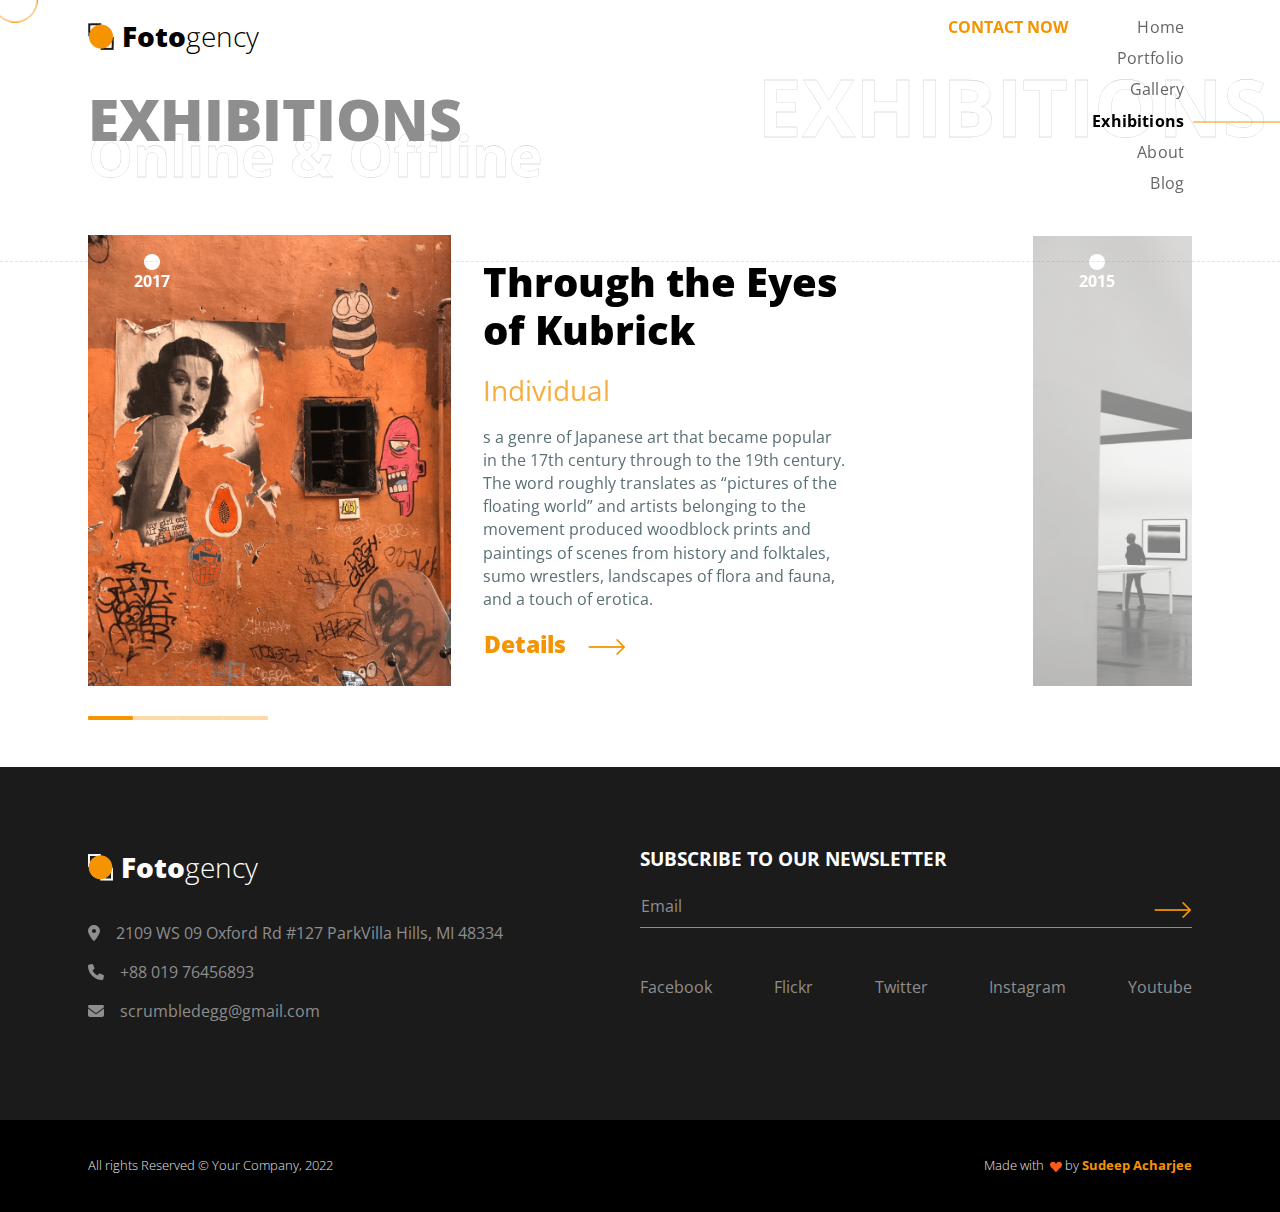
<file: 07.Photography Portfolio Website/public/exhibitions.html>
<!DOCTYPE html>
<html lang="en-US" dir="ltr">

  <head>
    <meta charset="utf-8">
    <meta http-equiv="X-UA-Compatible" content="IE=edge">
    <meta name="viewport" content="width=device-width, initial-scale=1">


    <!-- ===============================================-->
    <!--    Document Title-->
    <!-- ===============================================-->
    <title>Exhibitions | Online &amp; Offline</title>


    <!-- ===============================================-->
    <!--    Favicons-->
    <!-- ===============================================-->
    <link rel="apple-touch-icon" sizes="180x180" href="assets/img/favicons/apple-touch-icon.png">
    <link rel="icon" type="image/png" sizes="32x32" href="assets/img/favicons/favicon-32x32.png">
    <link rel="icon" type="image/png" sizes="16x16" href="assets/img/favicons/favicon-16x16.png">
    <link rel="shortcut icon" type="image/x-icon" href="assets/img/favicons/favicon.ico">
    <link rel="manifest" href="assets/img/favicons/manifest.json">
    <meta name="msapplication-TileImage" content="assets/img/favicons/mstile-150x150.png">
    <meta name="theme-color" content="#ffffff">


    <!-- ===============================================-->
    <!--    Stylesheets-->
    <!-- ===============================================-->
    <link rel="preconnect" href="https://fonts.gstatic.com">
    <link href="https://fonts.googleapis.com/css2?family=Open+Sans:wght@300;400;500;600;700;800&amp;display=swap" rel="stylesheet">
    <link href="vendors/prism/prism.css" rel="stylesheet">
    <link href="vendors/swiper/swiper-bundle.min.css" rel="stylesheet">
    <link href="assets/css/theme.css" rel="stylesheet" />
    <link href="assets/css/user.css" rel="stylesheet" />

  </head>


  <body>

    <!-- ===============================================-->
    <!--    Main Content-->
    <!-- ===============================================-->
    <main class="main" id="top">
      <div class="cursor-outer d-none d-md-block"></div>
      <nav class="navbar navbar-light py-3 px-0 overflow-hidden">
        <div class="container px-md-5">
          <div class="row w-100 g-0 justify-content-between">
            <div class="col-8">
              <div class="d-inline-block"><a class="navbar-brand pt-0 fs-3 text-black d-flex align-items-center" href="index.html"><img class="img-fluid" src="assets/img/icons/logo-icon.png" alt="" /><span class="fw-bolder ms-2">Foto</span><span class="fw-thin">gency</span></a></div>
              <div class="mt-4 d-none d-lg-block">
                <h1 class="text-uppercase fs-lg-7 fs-5 fw-bolder text-300 lh-1 position-relative z-index-0">Exhibitions</h1>
                <h1 class="d-none d-md-block fw-bolder text-outlined fs-7 text-white lh-1 mt-n4 position-relative z-index--1">Online &amp; Offline</h1>
              </div>
            </div>
            <div class="col-4 d-lg-none text-end pe-0">
              <button class="btn p-0 shadow-none text-black fs-2 d-inline-block" data-bs-toggle="offcanvas" data-bs-target="#navbarOffcanvas" aria-controls="navbarOffcanvas" aria-expanded="false" aria-label="Toggle offcanvas navigation"><span class="menu-bar"></span></button>
            </div>
            <div class="offcanvas offcanvas-end px-0" id="navbarOffcanvas" aria-labelledby="navbarOffcanvasTitle" aria-hidden="true">
              <div class="offcanvas-header justify-content-end">
                <h5 class="visually-hidden offcanvas-title" id="navbarOffcanvasTitle">Menu</h5>
                <button class="btn p-0 shadow-none text-black fs-2 d-inline text-end" type="button" data-bs-dismiss="offcanvas" aria-label="Close"><span class="menu-close-bar"></span></button>
              </div>
              <div class="offcanvas-body px-0">
                <div class="d-lg-flex flex-center-start gap-3 overflow-hidden">
                  <ul class="navbar-nav ms-auto fs-4 ps-6">
                    <li class="nav-item"><a class="nav-link d-inline-block nav-text-outlined lh-1 text-white fs-5" aria-current="page" href="index.html">Home</a></li>
                    <li class="nav-item"><a class="nav-link d-inline-block nav-text-outlined lh-1 text-white fs-5" aria-current="page" href="portfolio.html">Portfolio</a></li>
                    <li class="nav-item"><a class="nav-link d-inline-block nav-text-outlined lh-1 text-white fs-5" aria-current="page" href="gallery.html">Gallery</a></li>
                    <li class="nav-item"><a class="nav-link d-inline-block nav-text-outlined lh-1 text-white fs-5 active" aria-current="page" href="exhibitions.html">Exhibitions</a></li>
                    <li class="nav-item"><a class="nav-link d-inline-block nav-text-outlined lh-1 text-white fs-5" aria-current="page" href="about.html">About</a></li>
                    <li class="nav-item"><a class="nav-link d-inline-block nav-text-outlined lh-1 text-white fs-5" aria-current="page" href="blog.html">Blog</a></li>
                  </ul>
                </div>
              </div>
            </div>
            <div class="col-4">
              <div class="d-none d-lg-flex justify-content-end position-relative z-index-1">
                <div class="position-absolute absolute-centered z-index--1">
                  <h1 class="ms-2 fw-bolder text-outlined text-uppercase text-white pe-none display-1">Exhibitions</h1>
                </div>
                <div class="d-flex gap-3 align-items-start"><a class="mb-0 ms-auto text-warning fs-0 fw-bold text-uppercase" href="blog.html#contact">Contact Now</a>
                  <ul class="navbar-nav navbar-fotogency ms-auto text-end">
                    <li class="nav-item px-2 position-relative"><a class="nav-link pt-0" aria-current="page" href="index.html">Home</a></li>
                    <li class="nav-item px-2 position-relative"><a class="nav-link pt-0" aria-current="page" href="portfolio.html">Portfolio</a></li>
                    <li class="nav-item px-2 position-relative"><a class="nav-link pt-0" aria-current="page" href="gallery.html">Gallery</a></li>
                    <li class="nav-item px-2 position-relative"><a class="nav-link pt-0 active" aria-current="page" href="exhibitions.html">Exhibitions</a></li>
                    <li class="nav-item px-2 position-relative"><a class="nav-link pt-0" aria-current="page" href="about.html">About</a></li>
                    <li class="nav-item px-2 position-relative"><a class="nav-link pt-0" aria-current="page" href="blog.html">Blog</a></li>
                  </ul>
                </div>
              </div>
            </div>
          </div>
          <div class="row g-0 mt-4 d-lg-none">
            <h1 class="text-uppercase ps-0 fs-lg-7 fs-5 fw-bolder text-300 lh-1 position-relative z-index-0">Exhibitions</h1>
            <h1 class="fw-bolder text-outlined ps-0 fs-lg-7 fs-sm-6 fs-5 text-white lh-1 mt-sm-n4 mt-n3 position-relative z-index--1">Online &amp; Offline</h1>
          </div>
        </div>
      </nav>


      <!-- ============================================-->
      <!-- <section> begin ============================-->
      <section class="py-3 position-relative">

        <div class="container-fluid px-0">
          <div class="position-absolute w-100 border-dashed-bottom opacity-25 top-5 z-index-2"></div>
          <div class="container px-md-5">
            <div class="row g-0">
              <div class="col-lg-12 pb-6 px-0 mb-lg-0">
                <div class="swiper-container swiper-theme" data-swiper='{"slidesPerView":1,"breakpoints":{"576":{"slidesPerView":1.2}},"spaceBetween":30,"grabCursor":true,"pagination":{"el":".swiper-pagination","clickable":true},"loop":true,"loopedSlides":3,"slideToClickedSlide":true}'>
                  <div class="swiper-wrapper">
                    <div class="swiper-slide">
                      <div class="row align-items-xl-center">
                        <div class="col-lg-5"><img class="img-fluid w-100" src="assets/img/exhibitions/img01.png" alt="" />
                          <div class="position-absolute top-5 start-5 mt-n1 d-flex flex-column align-items-center"><span class="rounded-circle bg-white p-2 d-block"></span><span class="text-white fw-bold">2017</span></div>
                        </div>
                        <div class="col-lg-6 col-xl-5 mt-4 mt-lg-0">
                          <h1 class="fw-bolder mb-3">Through the Eyes of Kubrick</h1>
                          <p class="text-warning fs-3 opacity-75">Individual</p>
                          <p class="fs-0">s a genre of Japanese art that became popular in the 17th century through to the 19th century. The word roughly translates as “pictures of the floating world” and artists belonging to the movement produced woodblock prints and paintings of scenes from history and folktales, sumo wrestlers, landscapes of flora and fauna, and a touch of erotica.</p>
                          <button class="btn btn-link text-warning p-0 fs-2"><span class="fw-bolder">Details </span><img class="ms-3" src="assets/img/icons/long-arrow.png" alt="" /></button>
                        </div>
                      </div>
                    </div>
                    <div class="swiper-slide">
                      <div class="row align-items-xl-center">
                        <div class="col-lg-5"><img class="img-fluid w-100" src="assets/img/exhibitions/img02.png" alt="" />
                          <div class="position-absolute top-5 start-5 mt-n1 d-flex flex-column align-items-center"><span class="rounded-circle bg-white p-2 d-block"></span><span class="text-white fw-bold">2015</span></div>
                        </div>
                        <div class="col-lg-6 col-xl-5 mt-4 mt-lg-0">
                          <h1 class="fw-bolder mb-3">Wave of Surrealism in photography</h1>
                          <p class="text-warning fs-3 opacity-75">Collective</p>
                          <p class="fs-0">s a genre of Japanese art that became popular in the 17th century through to the 19th century. The word roughly translates as “pictures of the floating world” and artists belonging to the movement produced woodblock prints and paintings of scenes from history and folktales, sumo wrestlers, landscapes of flora and fauna, and a touch of erotica.</p>
                          <button class="btn btn-link text-warning p-0 fs-2"><span class="fw-bolder">Details </span><img class="ms-3" src="assets/img/icons/long-arrow.png" alt="" /></button>
                        </div>
                      </div>
                    </div>
                    <div class="swiper-slide">
                      <div class="row align-items-xl-center">
                        <div class="col-lg-5"><img class="img-fluid w-100" src="assets/img/exhibitions/img03.png" alt="" />
                          <div class="position-absolute top-5 start-5 mt-n1 d-flex flex-column align-items-center"><span class="rounded-circle bg-white p-2 d-block"></span><span class="text-white fw-bold">2015</span></div>
                        </div>
                        <div class="col-lg-6 col-xl-5 mt-4 mt-lg-0">
                          <h1 class="fw-bolder mb-3">Through the Eyes of Kubrick</h1>
                          <p class="text-warning fs-3 opacity-75">Individual</p>
                          <p class="fs-0">s a genre of Japanese art that became popular in the 17th century through to the 19th century. The word roughly translates as “pictures of the floating world” and artists belonging to the movement produced woodblock prints and paintings of scenes from history and folktales, sumo wrestlers, landscapes of flora and fauna, and a touch of erotica.</p>
                          <button class="btn btn-link text-warning p-0 fs-2"><span class="fw-bolder">Details </span><img class="ms-3" src="assets/img/icons/long-arrow.png" alt="" /></button>
                        </div>
                      </div>
                    </div>
                    <div class="swiper-slide">
                      <div class="row align-items-xl-center">
                        <div class="col-lg-5"><img class="img-fluid w-100" src="assets/img/exhibitions/img04.png" alt="" />
                          <div class="position-absolute top-5 start-5 mt-n1 d-flex flex-column align-items-center"><span class="rounded-circle bg-white p-2 d-block"></span><span class="text-white fw-bold">2015</span></div>
                        </div>
                        <div class="col-lg-6 col-xl-5 mt-4 mt-lg-0">
                          <h1 class="fw-bolder mb-3">Through the Eyes of Kubrick</h1>
                          <p class="text-warning fs-3 opacity-75">Individual</p>
                          <p class="fs-0">s a genre of Japanese art that became popular in the 17th century through to the 19th century. The word roughly translates as “pictures of the floating world” and artists belonging to the movement produced woodblock prints and paintings of scenes from history and folktales, sumo wrestlers, landscapes of flora and fauna, and a touch of erotica.</p>
                          <button class="btn btn-link text-warning p-0 fs-2"><span class="fw-bolder">Details </span><img class="ms-3" src="assets/img/icons/long-arrow.png" alt="" /></button>
                        </div>
                      </div>
                    </div>
                  </div>
                </div>
                <div class="swiper-theme swiper-pagination d-flex mt-4"></div>
              </div>
            </div>
          </div>
        </div>
        <!-- end of .container-->

      </section>
      <!-- <section> close ============================-->
      <!-- ============================================-->


    </main>
    <!-- ===============================================-->
    <!--    End of Main Content-->
    <!-- ===============================================-->


    <footer class="bg-footer-black" id="footer">
      <div class="container py-7 px-md-5">
        <div class="row g-0">
          <div class="col-md-6 mb-5 mb-md-0">
            <div class="mb-4 d-inline-block"><a class="navbar-brand pt-0 fs-3 text-white d-flex align-items-center" href="index.html"><img class="img-fluid" src="assets/img/icons/dark-logo-icon.png" alt="" width="25" height="25" /><span class="fw-bolder ms-2">Foto</span><span class="fw-thin">gency</span></a></div>
            <div class="col-12 col-md-10 text-300 mb-3"><i class="fas fa-map-marker-alt"></i><a class="nav-link text-300 d-inline" href="https://www.google.com/maps/place/2109+WS+09+Oxford+Rd+%23127+ParkVilla+Hills,+">2109 WS 09 Oxford Rd #127 ParkVilla Hills, MI 48334</a></div>
            <div class="col-12 col-md-10 text-300 mb-3"><i class="fas fa-phone"></i><a class="nav-link text-300 d-inline" href="tel:+8801976476893">+88 019 76456893</a></div>
            <div class="col-12 col-md-10 text-300 mb-3"><i class="fas fa-envelope"></i><a class="nav-link text-300 d-inline" href="mailto:scrscrumbledegg@gmail.com">scrumbledegg@gmail.com</a></div>
          </div>
          <div class="col-md-6">
            <h5 class="text-white mb-2">SUBSCRIBE TO OUR NEWSLETTER</h5>
            <form>
              <div class="form-floating mb-5 position-relative text-200">
                <input class="form-control form-fotogency-header-control text-200" id="email" type="email" placeholder="name@example.com" required="required" />
                <label class="text-300 mb-1" for="email">Email</label>
                <div class="position-absolute end-0 top-0">
                  <button class="btn shadow-none px-0" type="submit"><img class="ms-3" src="assets/img/icons/long-arrow.png" alt="" /></button>
                </div>
              </div>
            </form>
            <div class="d-flex gap-2 flex-wrap justify-content-between align-items-center"><a class="social-icons" href="https://www.facebook.com/" target="_blank">Facebook</a><a class="social-icons" href="https://www.flickr.com/photos/" target="_blank">Flickr</a><a class="social-icons" href="https://twitter.com/" target="_blank">Twitter</a><a class="social-icons" href="https://www.instagram.com/" target="_blank">Instagram</a><a class="social-icons" href="https://www.youtube.com/" target="_blank">Youtube</a>
            </div>
          </div>
        </div>
      </div>
    </footer>


    <!-- ============================================-->
    <!-- <section> begin ============================-->
    <section class="bg-black py-0">

      <div class="container px-md-5">
        <div class="row g-0 justify-content-md-between justify-content-evenly py-4">
          <div class="col-12 col-sm-8 col-md-6 col-lg-auto text-center text-md-start">
            <p class="fs--1 my-2 fw-light text-100">All rights Reserved &copy; Your Company, 2022</p>
          </div>
          <div class="col-12 col-sm-8 col-md-6">
            <p class="fs--1 fw-light my-2 text-center text-md-end text-100"> Made with&nbsp;
              <svg class="bi bi-suit-heart-fill" xmlns="http://www.w3.org/2000/svg" width="12" height="12" fill="#F95C19" viewBox="0 0 16 16">
                <path d="M4 1c2.21 0 4 1.755 4 3.92C8 2.755 9.79 1 12 1s4 1.755 4 3.92c0 3.263-3.234 4.414-7.608 9.608a.513.513 0 0 1-.784 0C3.234 9.334 0 8.183 0 4.92 0 2.755 1.79 1 4 1z"></path>
              </svg>&nbsp;by&nbsp;<a class="fw-bold text-warning" href="https://sudeep-porfolio.netlify.app" target="_blank">Sudeep Acharjee</a>
            </p>
          </div>
        </div>
      </div>
      <!-- end of .container-->

    </section>
    <!-- <section> close ============================-->
    <!-- ============================================-->




    <!-- ===============================================-->
    <!--    JavaScripts-->
    <!-- ===============================================-->
    <script src="vendors/popper/popper.min.js"></script>
    <script src="vendors/bootstrap/bootstrap.min.js"></script>
    <script src="vendors/anchorjs/anchor.min.js"></script>
    <script src="vendors/is/is.min.js"></script>
    <script src="vendors/fontawesome/all.min.js"></script>
    <script src="vendors/lodash/lodash.min.js"></script>
    <script src="https://polyfill.io/v3/polyfill.min.js?features=window.scroll"></script>
    <script src="vendors/prism/prism.js"></script>
    <script src="vendors/swiper/swiper-bundle.min.js"></script>
    <script src="assets/js/theme.js"></script>

  </body>

</html>
</file>
<file: 06.Hotel Website/luxe/css/superfish.css>
/*** ESSENTIAL STYLES ***/
.sf-menu, .sf-menu * {
	margin: 0;
	padding: 0;
	list-style: none;
}
.sf-menu li {
	position: relative;
}
.sf-menu ul {
	position: absolute;
	display: none;
	top: 100%;
	left: 0;
	z-index: 99;
}
.sf-menu > li {
	float: left;
}
.sf-menu li:hover > ul,
.sf-menu li.sfHover > ul {
	display: block;
}

.sf-menu a {
	display: block;
	position: relative;
}
.sf-menu ul ul {
	top: 0;
	left: 100%;
}


/*** DEMO SKIN ***/
.sf-menu {
	float: left;
	margin-bottom: 1em;
}
.sf-menu ul {
	box-shadow: 2px 2px 6px rgba(0,0,0,.2);
	min-width: 12em; /* allow long menu items to determine submenu width */
	*width: 12em; /* no auto sub width for IE7, see white-space comment below */
}
.sf-menu a {
	border-left: 1px solid #fff;
	border-top: 1px solid #dFeEFF; /* fallback colour must use full shorthand */
	border-top: 1px solid rgba(255,255,255,.5);
	padding: .75em 1em;
	text-decoration: none;
	zoom: 1; /* IE7 */
}
.sf-menu a {
	color: #13a;
}
.sf-menu li {
	background: #BDD2FF;
	white-space: nowrap; /* no need for Supersubs plugin */
	*white-space: normal; /* ...unless you support IE7 (let it wrap) */
	-webkit-transition: background .2s;
	transition: background .2s;
}
.sf-menu ul li {
	background: #AABDE6;
}
.sf-menu ul ul li {
	background: #9AAEDB;
}
.sf-menu li:hover,
.sf-menu li.sfHover {
	background: #CFDEFF;
	/* only transition out, not in */
	-webkit-transition: none;
	transition: none;
}

/*** arrows (for all except IE7) **/
.sf-arrows .sf-with-ul {
	padding-right: 2.5em;
	*padding-right: 1em; /* no CSS arrows for IE7 (lack pseudo-elements) */
}
/* styling for both css and generated arrows */
.sf-arrows .sf-with-ul:after {
	content: '';
	position: absolute;
	top: 50%;
	right: 1em;
	margin-top: -3px;
	height: 0;
	width: 0;
	/* order of following 3 rules important for fallbacks to work */
	border: 5px solid transparent;
	border-top-color: #dFeEFF; /* edit this to suit design (no rgba in IE8) */
	border-top-color: rgba(255,255,255,.5);
}
.sf-arrows > li > .sf-with-ul:focus:after,
.sf-arrows > li:hover > .sf-with-ul:after,
.sf-arrows > .sfHover > .sf-with-ul:after {
	border-top-color: white; /* IE8 fallback colour */
}
/* styling for right-facing arrows */
.sf-arrows ul .sf-with-ul:after {
	margin-top: -5px;
	margin-right: -3px;
	border-color: transparent;
	border-left-color: #dFeEFF; /* edit this to suit design (no rgba in IE8) */
	border-left-color: rgba(255,255,255,.5);
}
.sf-arrows ul li > .sf-with-ul:focus:after,
.sf-arrows ul li:hover > .sf-with-ul:after,
.sf-arrows ul .sfHover > .sf-with-ul:after {
	border-left-color: white;
}
</file>
<file: 06.Hotel Website/luxe/css/cs-select.css>
/* Default custom select styles */
div.cs-select {
	display: inline-block;
	vertical-align: middle;
	position: relative;
	text-align: left;
	background: #fff;
	z-index: 100;
	width: 100%;
	max-width: 500px;
	-webkit-touch-callout: none;
	-webkit-user-select: none;
	-khtml-user-select: none;
	-moz-user-select: none;
	-ms-user-select: none;
	user-select: none;
}

div.cs-select:focus {
	outline: none; /* For better accessibility add a style for this in your skin */
}

.cs-select select {
	display: none;
}

.cs-select span {
	display: block;
	position: relative;
	cursor: pointer;
	padding: 1em;
	white-space: nowrap;
	overflow: hidden;
	text-overflow: ellipsis;
}

/* Placeholder and selected option */
.cs-select > span {
	padding-right: 3em;
}

.cs-select > span::after,
.cs-select .cs-selected span::after {
	speak: none;
	position: absolute;
	top: 50%;
	-webkit-transform: translateY(-50%);
	transform: translateY(-50%);
	-webkit-font-smoothing: antialiased;
	-moz-osx-font-smoothing: grayscale;
}

.cs-select > span::after {
	content: '\25BE';
	right: 1em;
}

.cs-select .cs-selected span::after {
	content: '\2713';
	margin-left: 1em;
}

.cs-select.cs-active > span::after {
	-webkit-transform: translateY(-50%) rotate(180deg);
	transform: translateY(-50%) rotate(180deg);
}

div.cs-active {
	z-index: 200;
}

/* Options */
.cs-select .cs-options {
	position: absolute;
	overflow: hidden;
	width: 100%;
	background: #fff;
	visibility: hidden;
}

.cs-select.cs-active .cs-options {
	visibility: visible;
}

.cs-select ul {
	list-style: none;
	margin: 0;
	padding: 5px 0;
	width: 100%;
	font-size: 16px;
}

.cs-select ul span {
	padding: 1em;
	color: #777;
}

.cs-select ul li.cs-focus span {
	background-color: #ddd;
}

/* Optgroup and optgroup label */
.cs-select li.cs-optgroup ul {
	padding-left: 1em;
}

.cs-select li.cs-optgroup > span {
	cursor: default;
}
</file>
<file: 06.Hotel Website/luxe/css/cs-skin-border.css>
@font-face {
	font-family: 'themify';
	src:url('../fonts/themify.eot?-fvbane');
	src:url('../fonts/themify.eot?#iefix-fvbane') format('embedded-opentype'),
		url('../fonts/themify.woff?-fvbane') format('woff'),
		url('../fonts/themify.ttf?-fvbane') format('truetype'),
		url('../fonts/themify.svg?-fvbane#themify') format('svg');
	font-weight: normal;
	font-style: normal;
}

div.cs-skin-border {
	background: transparent;
	font-size: 16px;
	font-weight: 700;
	max-width: 600px;
}

@media screen and (max-width: 30em) {
	div.cs-skin-border { font-size: 1em; }
}

.cs-skin-border > span {
	border: 5px solid #000;
	border-color: inherit;
	-webkit-transition: background 0.2s, border-color 0.2s;
	transition: background 0.2s, border-color 0.2s;
}

.cs-skin-border > span::after,
.cs-skin-border .cs-selected span::after {
	font-family: 'themify';
	content: "\e648";
}

.cs-skin-border ul span::after {
	content: '';
	opacity: 0;
}

.cs-skin-border .cs-selected span::after {
	/*content: "\e64b";*/
	content: "\e64c";
	color: #ddd9c9;
	font-size: 1.5em;
	opacity: 1;
	-webkit-transition: opacity 0.2s;
	transition: opacity 0.2s;
}

.cs-skin-border.cs-active > span {
	background: #fff;
	border-color: #fff;
	color: #db4118;
}

.cs-skin-border .cs-options {
	color: #db4118;
	font-size: 0.75em;
	opacity: 0;
	-webkit-transition: opacity 0.2s, visibility 0s 0.2s;
	transition: opacity 0.2s, visibility 0s 0.2s;
}

.cs-skin-border.cs-active .cs-options {
	opacity: 1;
	-webkit-transition: opacity 0.2s;
	transition: opacity 0.2s;
}

.cs-skin-border ul span {
	padding: 1em 2em;
	-webkit-backface-visibility: hidden;
	backface-visibility: hidden;
}

.cs-skin-border .cs-options li span:hover,
.cs-skin-border li.cs-focus span {
	background: #f5f3ec;
}
</file>
<file: 06.Hotel Website/luxe/css/themify-icons.css>
@font-face {
	font-family: 'themify';
	src:url('../fonts/themify/themify.eot?-fvbane');
	src:url('../fonts/themify/themify.eot?#iefix-fvbane') format('embedded-opentype'),
		url('../fonts/themify/themify.woff?-fvbane') format('woff'),
		url('../fonts/themify/themify.ttf?-fvbane') format('truetype'),
		url('../fonts/themify/themify.svg?-fvbane#themify') format('svg');
	font-weight: normal;
	font-style: normal;
}

[class^="ti-"], [class*=" ti-"] {
	font-family: 'themify';
	speak: none;
	font-style: normal;
	font-weight: normal;
	font-variant: normal;
	text-transform: none;
	line-height: 1;

	/* Better Font Rendering =========== */
	-webkit-font-smoothing: antialiased;
	-moz-osx-font-smoothing: grayscale;
}

.ti-wand:before {
	content: "\e600";
}
.ti-volume:before {
	content: "\e601";
}
.ti-user:before {
	content: "\e602";
}
.ti-unlock:before {
	content: "\e603";
}
.ti-unlink:before {
	content: "\e604";
}
.ti-trash:before {
	content: "\e605";
}
.ti-thought:before {
	content: "\e606";
}
.ti-target:before {
	content: "\e607";
}
.ti-tag:before {
	content: "\e608";
}
.ti-tablet:before {
	content: "\e609";
}
.ti-star:before {
	content: "\e60a";
}
.ti-spray:before {
	content: "\e60b";
}
.ti-signal:before {
	content: "\e60c";
}
.ti-shopping-cart:before {
	content: "\e60d";
}
.ti-shopping-cart-full:before {
	content: "\e60e";
}
.ti-settings:before {
	content: "\e60f";
}
.ti-search:before {
	content: "\e610";
}
.ti-zoom-in:before {
	content: "\e611";
}
.ti-zoom-out:before {
	content: "\e612";
}
.ti-cut:before {
	content: "\e613";
}
.ti-ruler:before {
	content: "\e614";
}
.ti-ruler-pencil:before {
	content: "\e615";
}
.ti-ruler-alt:before {
	content: "\e616";
}
.ti-bookmark:before {
	content: "\e617";
}
.ti-bookmark-alt:before {
	content: "\e618";
}
.ti-reload:before {
	content: "\e619";
}
.ti-plus:before {
	content: "\e61a";
}
.ti-pin:before {
	content: "\e61b";
}
.ti-pencil:before {
	content: "\e61c";
}
.ti-pencil-alt:before {
	content: "\e61d";
}
.ti-paint-roller:before {
	content: "\e61e";
}
.ti-paint-bucket:before {
	content: "\e61f";
}
.ti-na:before {
	content: "\e620";
}
.ti-mobile:before {
	content: "\e621";
}
.ti-minus:before {
	content: "\e622";
}
.ti-medall:before {
	content: "\e623";
}
.ti-medall-alt:before {
	content: "\e624";
}
.ti-marker:before {
	content: "\e625";
}
.ti-marker-alt:before {
	content: "\e626";
}
.ti-arrow-up:before {
	content: "\e627";
}
.ti-arrow-right:before {
	content: "\e628";
}
.ti-arrow-left:before {
	content: "\e629";
}
.ti-arrow-down:before {
	content: "\e62a";
}
.ti-lock:before {
	content: "\e62b";
}
.ti-location-arrow:before {
	content: "\e62c";
}
.ti-link:before {
	content: "\e62d";
}
.ti-layout:before {
	content: "\e62e";
}
.ti-layers:before {
	content: "\e62f";
}
.ti-layers-alt:before {
	content: "\e630";
}
.ti-key:before {
	content: "\e631";
}
.ti-import:before {
	content: "\e632";
}
.ti-image:before {
	content: "\e633";
}
.ti-heart:before {
	content: "\e634";
}
.ti-heart-broken:before {
	content: "\e635";
}
.ti-hand-stop:before {
	content: "\e636";
}
.ti-hand-open:before {
	content: "\e637";
}
.ti-hand-drag:before {
	content: "\e638";
}
.ti-folder:before {
	content: "\e639";
}
.ti-flag:before {
	content: "\e63a";
}
.ti-flag-alt:before {
	content: "\e63b";
}
.ti-flag-alt-2:before {
	content: "\e63c";
}
.ti-eye:before {
	content: "\e63d";
}
.ti-export:before {
	content: "\e63e";
}
.ti-exchange-vertical:before {
	content: "\e63f";
}
.ti-desktop:before {
	content: "\e640";
}
.ti-cup:before {
	content: "\e641";
}
.ti-crown:before {
	content: "\e642";
}
.ti-comments:before {
	content: "\e643";
}
.ti-comment:before {
	content: "\e644";
}
.ti-comment-alt:before {
	content: "\e645";
}
.ti-close:before {
	content: "\e646";
}
.ti-clip:before {
	content: "\e647";
}
.ti-angle-up:before {
	content: "\e648";
}
.ti-angle-right:before {
	content: "\e649";
}
.ti-angle-left:before {
	content: "\e64a";
}
.ti-angle-down:before {
	content: "\e64b";
}
.ti-check:before {
	content: "\e64c";
}
.ti-check-box:before {
	content: "\e64d";
}
.ti-camera:before {
	content: "\e64e";
}
.ti-announcement:before {
	content: "\e64f";
}
.ti-brush:before {
	content: "\e650";
}
.ti-briefcase:before {
	content: "\e651";
}
.ti-bolt:before {
	content: "\e652";
}
.ti-bolt-alt:before {
	content: "\e653";
}
.ti-blackboard:before {
	content: "\e654";
}
.ti-bag:before {
	content: "\e655";
}
.ti-move:before {
	content: "\e656";
}
.ti-arrows-vertical:before {
	content: "\e657";
}
.ti-arrows-horizontal:before {
	content: "\e658";
}
.ti-fullscreen:before {
	content: "\e659";
}
.ti-arrow-top-right:before {
	content: "\e65a";
}
.ti-arrow-top-left:before {
	content: "\e65b";
}
.ti-arrow-circle-up:before {
	content: "\e65c";
}
.ti-arrow-circle-right:before {
	content: "\e65d";
}
.ti-arrow-circle-left:before {
	content: "\e65e";
}
.ti-arrow-circle-down:before {
	content: "\e65f";
}
.ti-angle-double-up:before {
	content: "\e660";
}
.ti-angle-double-right:before {
	content: "\e661";
}
.ti-angle-double-left:before {
	content: "\e662";
}
.ti-angle-double-down:before {
	content: "\e663";
}
.ti-zip:before {
	content: "\e664";
}
.ti-world:before {
	content: "\e665";
}
.ti-wheelchair:before {
	content: "\e666";
}
.ti-view-list:before {
	content: "\e667";
}
.ti-view-list-alt:before {
	content: "\e668";
}
.ti-view-grid:before {
	content: "\e669";
}
.ti-uppercase:before {
	content: "\e66a";
}
.ti-upload:before {
	content: "\e66b";
}
.ti-underline:before {
	content: "\e66c";
}
.ti-truck:before {
	content: "\e66d";
}
.ti-timer:before {
	content: "\e66e";
}
.ti-ticket:before {
	content: "\e66f";
}
.ti-thumb-up:before {
	content: "\e670";
}
.ti-thumb-down:before {
	content: "\e671";
}
.ti-text:before {
	content: "\e672";
}
.ti-stats-up:before {
	content: "\e673";
}
.ti-stats-down:before {
	content: "\e674";
}
.ti-split-v:before {
	content: "\e675";
}
.ti-split-h:before {
	content: "\e676";
}
.ti-smallcap:before {
	content: "\e677";
}
.ti-shine:before {
	content: "\e678";
}
.ti-shift-right:before {
	content: "\e679";
}
.ti-shift-left:before {
	content: "\e67a";
}
.ti-shield:before {
	content: "\e67b";
}
.ti-notepad:before {
	content: "\e67c";
}
.ti-server:before {
	content: "\e67d";
}
.ti-quote-right:before {
	content: "\e67e";
}
.ti-quote-left:before {
	content: "\e67f";
}
.ti-pulse:before {
	content: "\e680";
}
.ti-printer:before {
	content: "\e681";
}
.ti-power-off:before {
	content: "\e682";
}
.ti-plug:before {
	content: "\e683";
}
.ti-pie-chart:before {
	content: "\e684";
}
.ti-paragraph:before {
	content: "\e685";
}
.ti-panel:before {
	content: "\e686";
}
.ti-package:before {
	content: "\e687";
}
.ti-music:before {
	content: "\e688";
}
.ti-music-alt:before {
	content: "\e689";
}
.ti-mouse:before {
	content: "\e68a";
}
.ti-mouse-alt:before {
	content: "\e68b";
}
.ti-money:before {
	content: "\e68c";
}
.ti-microphone:before {
	content: "\e68d";
}
.ti-menu:before {
	content: "\e68e";
}
.ti-menu-alt:before {
	content: "\e68f";
}
.ti-map:before {
	content: "\e690";
}
.ti-map-alt:before {
	content: "\e691";
}
.ti-loop:before {
	content: "\e692";
}
.ti-location-pin:before {
	content: "\e693";
}
.ti-list:before {
	content: "\e694";
}
.ti-light-bulb:before {
	content: "\e695";
}
.ti-Italic:before {
	content: "\e696";
}
.ti-info:before {
	content: "\e697";
}
.ti-infinite:before {
	content: "\e698";
}
.ti-id-badge:before {
	content: "\e699";
}
.ti-hummer:before {
	content: "\e69a";
}
.ti-home:before {
	content: "\e69b";
}
.ti-help:before {
	content: "\e69c";
}
.ti-headphone:before {
	content: "\e69d";
}
.ti-harddrives:before {
	content: "\e69e";
}
.ti-harddrive:before {
	content: "\e69f";
}
.ti-gift:before {
	content: "\e6a0";
}
.ti-game:before {
	content: "\e6a1";
}
.ti-filter:before {
	content: "\e6a2";
}
.ti-files:before {
	content: "\e6a3";
}
.ti-file:before {
	content: "\e6a4";
}
.ti-eraser:before {
	content: "\e6a5";
}
.ti-envelope:before {
	content: "\e6a6";
}
.ti-download:before {
	content: "\e6a7";
}
.ti-direction:before {
	content: "\e6a8";
}
.ti-direction-alt:before {
	content: "\e6a9";
}
.ti-dashboard:before {
	content: "\e6aa";
}
.ti-control-stop:before {
	content: "\e6ab";
}
.ti-control-shuffle:before {
	content: "\e6ac";
}
.ti-control-play:before {
	content: "\e6ad";
}
.ti-control-pause:before {
	content: "\e6ae";
}
.ti-control-forward:before {
	content: "\e6af";
}
.ti-control-backward:before {
	content: "\e6b0";
}
.ti-cloud:before {
	content: "\e6b1";
}
.ti-cloud-up:before {
	content: "\e6b2";
}
.ti-cloud-down:before {
	content: "\e6b3";
}
.ti-clipboard:before {
	content: "\e6b4";
}
.ti-car:before {
	content: "\e6b5";
}
.ti-calendar:before {
	content: "\e6b6";
}
.ti-book:before {
	content: "\e6b7";
}
.ti-bell:before {
	content: "\e6b8";
}
.ti-basketball:before {
	content: "\e6b9";
}
.ti-bar-chart:before {
	content: "\e6ba";
}
.ti-bar-chart-alt:before {
	content: "\e6bb";
}
.ti-back-right:before {
	content: "\e6bc";
}
.ti-back-left:before {
	content: "\e6bd";
}
.ti-arrows-corner:before {
	content: "\e6be";
}
.ti-archive:before {
	content: "\e6bf";
}
.ti-anchor:before {
	content: "\e6c0";
}
.ti-align-right:before {
	content: "\e6c1";
}
.ti-align-left:before {
	content: "\e6c2";
}
.ti-align-justify:before {
	content: "\e6c3";
}
.ti-align-center:before {
	content: "\e6c4";
}
.ti-alert:before {
	content: "\e6c5";
}
.ti-alarm-clock:before {
	content: "\e6c6";
}
.ti-agenda:before {
	content: "\e6c7";
}
.ti-write:before {
	content: "\e6c8";
}
.ti-window:before {
	content: "\e6c9";
}
.ti-widgetized:before {
	content: "\e6ca";
}
.ti-widget:before {
	content: "\e6cb";
}
.ti-widget-alt:before {
	content: "\e6cc";
}
.ti-wallet:before {
	content: "\e6cd";
}
.ti-video-clapper:before {
	content: "\e6ce";
}
.ti-video-camera:before {
	content: "\e6cf";
}
.ti-vector:before {
	content: "\e6d0";
}
.ti-themify-logo:before {
	content: "\e6d1";
}
.ti-themify-favicon:before {
	content: "\e6d2";
}
.ti-themify-favicon-alt:before {
	content: "\e6d3";
}
.ti-support:before {
	content: "\e6d4";
}
.ti-stamp:before {
	content: "\e6d5";
}
.ti-split-v-alt:before {
	content: "\e6d6";
}
.ti-slice:before {
	content: "\e6d7";
}
.ti-shortcode:before {
	content: "\e6d8";
}
.ti-shift-right-alt:before {
	content: "\e6d9";
}
.ti-shift-left-alt:before {
	content: "\e6da";
}
.ti-ruler-alt-2:before {
	content: "\e6db";
}
.ti-receipt:before {
	content: "\e6dc";
}
.ti-pin2:before {
	content: "\e6dd";
}
.ti-pin-alt:before {
	content: "\e6de";
}
.ti-pencil-alt2:before {
	content: "\e6df";
}
.ti-palette:before {
	content: "\e6e0";
}
.ti-more:before {
	content: "\e6e1";
}
.ti-more-alt:before {
	content: "\e6e2";
}
.ti-microphone-alt:before {
	content: "\e6e3";
}
.ti-magnet:before {
	content: "\e6e4";
}
.ti-line-double:before {
	content: "\e6e5";
}
.ti-line-dotted:before {
	content: "\e6e6";
}
.ti-line-dashed:before {
	content: "\e6e7";
}
.ti-layout-width-full:before {
	content: "\e6e8";
}
.ti-layout-width-default:before {
	content: "\e6e9";
}
.ti-layout-width-default-alt:before {
	content: "\e6ea";
}
.ti-layout-tab:before {
	content: "\e6eb";
}
.ti-layout-tab-window:before {
	content: "\e6ec";
}
.ti-layout-tab-v:before {
	content: "\e6ed";
}
.ti-layout-tab-min:before {
	content: "\e6ee";
}
.ti-layout-slider:before {
	content: "\e6ef";
}
.ti-layout-slider-alt:before {
	content: "\e6f0";
}
.ti-layout-sidebar-right:before {
	content: "\e6f1";
}
.ti-layout-sidebar-none:before {
	content: "\e6f2";
}
.ti-layout-sidebar-left:before {
	content: "\e6f3";
}
.ti-layout-placeholder:before {
	content: "\e6f4";
}
.ti-layout-menu:before {
	content: "\e6f5";
}
.ti-layout-menu-v:before {
	content: "\e6f6";
}
.ti-layout-menu-separated:before {
	content: "\e6f7";
}
.ti-layout-menu-full:before {
	content: "\e6f8";
}
.ti-layout-media-right-alt:before {
	content: "\e6f9";
}
.ti-layout-media-right:before {
	content: "\e6fa";
}
.ti-layout-media-overlay:before {
	content: "\e6fb";
}
.ti-layout-media-overlay-alt:before {
	content: "\e6fc";
}
.ti-layout-media-overlay-alt-2:before {
	content: "\e6fd";
}
.ti-layout-media-left-alt:before {
	content: "\e6fe";
}
.ti-layout-media-left:before {
	content: "\e6ff";
}
.ti-layout-media-center-alt:before {
	content: "\e700";
}
.ti-layout-media-center:before {
	content: "\e701";
}
.ti-layout-list-thumb:before {
	content: "\e702";
}
.ti-layout-list-thumb-alt:before {
	content: "\e703";
}
.ti-layout-list-post:before {
	content: "\e704";
}
.ti-layout-list-large-image:before {
	content: "\e705";
}
.ti-layout-line-solid:before {
	content: "\e706";
}
.ti-layout-grid4:before {
	content: "\e707";
}
.ti-layout-grid3:before {
	content: "\e708";
}
.ti-layout-grid2:before {
	content: "\e709";
}
.ti-layout-grid2-thumb:before {
	content: "\e70a";
}
.ti-layout-cta-right:before {
	content: "\e70b";
}
.ti-layout-cta-left:before {
	content: "\e70c";
}
.ti-layout-cta-center:before {
	content: "\e70d";
}
.ti-layout-cta-btn-right:before {
	content: "\e70e";
}
.ti-layout-cta-btn-left:before {
	content: "\e70f";
}
.ti-layout-column4:before {
	content: "\e710";
}
.ti-layout-column3:before {
	content: "\e711";
}
.ti-layout-column2:before {
	content: "\e712";
}
.ti-layout-accordion-separated:before {
	content: "\e713";
}
.ti-layout-accordion-merged:before {
	content: "\e714";
}
.ti-layout-accordion-list:before {
	content: "\e715";
}
.ti-ink-pen:before {
	content: "\e716";
}
.ti-info-alt:before {
	content: "\e717";
}
.ti-help-alt:before {
	content: "\e718";
}
.ti-headphone-alt:before {
	content: "\e719";
}
.ti-hand-point-up:before {
	content: "\e71a";
}
.ti-hand-point-right:before {
	content: "\e71b";
}
.ti-hand-point-left:before {
	content: "\e71c";
}
.ti-hand-point-down:before {
	content: "\e71d";
}
.ti-gallery:before {
	content: "\e71e";
}
.ti-face-smile:before {
	content: "\e71f";
}
.ti-face-sad:before {
	content: "\e720";
}
.ti-credit-card:before {
	content: "\e721";
}
.ti-control-skip-forward:before {
	content: "\e722";
}
.ti-control-skip-backward:before {
	content: "\e723";
}
.ti-control-record:before {
	content: "\e724";
}
.ti-control-eject:before {
	content: "\e725";
}
.ti-comments-smiley:before {
	content: "\e726";
}
.ti-brush-alt:before {
	content: "\e727";
}
.ti-youtube:before {
	content: "\e728";
}
.ti-vimeo:before {
	content: "\e729";
}
.ti-twitter:before {
	content: "\e72a";
}
.ti-time:before {
	content: "\e72b";
}
.ti-tumblr:before {
	content: "\e72c";
}
.ti-skype:before {
	content: "\e72d";
}
.ti-share:before {
	content: "\e72e";
}
.ti-share-alt:before {
	content: "\e72f";
}
.ti-rocket:before {
	content: "\e730";
}
.ti-pinterest:before {
	content: "\e731";
}
.ti-new-window:before {
	content: "\e732";
}
.ti-microsoft:before {
	content: "\e733";
}
.ti-list-ol:before {
	content: "\e734";
}
.ti-linkedin:before {
	content: "\e735";
}
.ti-layout-sidebar-2:before {
	content: "\e736";
}
.ti-layout-grid4-alt:before {
	content: "\e737";
}
.ti-layout-grid3-alt:before {
	content: "\e738";
}
.ti-layout-grid2-alt:before {
	content: "\e739";
}
.ti-layout-column4-alt:before {
	content: "\e73a";
}
.ti-layout-column3-alt:before {
	content: "\e73b";
}
.ti-layout-column2-alt:before {
	content: "\e73c";
}
.ti-instagram:before {
	content: "\e73d";
}
.ti-google:before {
	content: "\e73e";
}
.ti-github:before {
	content: "\e73f";
}
.ti-flickr:before {
	content: "\e740";
}
.ti-facebook:before {
	content: "\e741";
}
.ti-dropbox:before {
	content: "\e742";
}
.ti-dribbble:before {
	content: "\e743";
}
.ti-apple:before {
	content: "\e744";
}
.ti-android:before {
	content: "\e745";
}
.ti-save:before {
	content: "\e746";
}
.ti-save-alt:before {
	content: "\e747";
}
.ti-yahoo:before {
	content: "\e748";
}
.ti-wordpress:before {
	content: "\e749";
}
.ti-vimeo-alt:before {
	content: "\e74a";
}
.ti-twitter-alt:before {
	content: "\e74b";
}
.ti-tumblr-alt:before {
	content: "\e74c";
}
.ti-trello:before {
	content: "\e74d";
}
.ti-stack-overflow:before {
	content: "\e74e";
}
.ti-soundcloud:before {
	content: "\e74f";
}
.ti-sharethis:before {
	content: "\e750";
}
.ti-sharethis-alt:before {
	content: "\e751";
}
.ti-reddit:before {
	content: "\e752";
}
.ti-pinterest-alt:before {
	content: "\e753";
}
.ti-microsoft-alt:before {
	content: "\e754";
}
.ti-linux:before {
	content: "\e755";
}
.ti-jsfiddle:before {
	content: "\e756";
}
.ti-joomla:before {
	content: "\e757";
}
.ti-html5:before {
	content: "\e758";
}
.ti-flickr-alt:before {
	content: "\e759";
}
.ti-email:before {
	content: "\e75a";
}
.ti-drupal:before {
	content: "\e75b";
}
.ti-dropbox-alt:before {
	content: "\e75c";
}
.ti-css3:before {
	content: "\e75d";
}
.ti-rss:before {
	content: "\e75e";
}
.ti-rss-alt:before {
	content: "\e75f";
}
</file>
<file: 06.Hotel Website/luxe/css/flaticon.css>
@font-face {
	font-family: "Flaticon";
	src: url("../fonts/flaticon/flaticon.eot");
	src: url("../fonts/flaticon/flaticon.eot#iefix") format("embedded-opentype"),
	url("../fonts/flaticon/flaticon.woff") format("woff"),
	url("../fonts/flaticon/flaticon.ttf") format("truetype"),
	url("../fonts/flaticon/flaticon.svg") format("svg");
	font-weight: normal;
	font-style: normal;
}
[class^="flaticon-"]:before, [class*=" flaticon-"]:before,
[class^="flaticon-"]:after, [class*=" flaticon-"]:after {   
	font-family: Flaticon;
        font-size: 20px;
font-style: normal;
margin-left: 0px;
}.flaticon-bicycle:before {
	content: "\e000";
}
.flaticon-car:before {
	content: "\e001";
}
.flaticon-cup:before {
	content: "\e002";
}
.flaticon-massage:before {
	content: "\e003";
}
.flaticon-restaurant:before {
	content: "\e004";
}
.flaticon-swimming:before {
	content: "\e005";
}
</file>
<file: 06.Hotel Website/luxe/css/icomoon.css>
@font-face {
	font-family: 'icomoon';
	src:url('../fonts/icomoon/icomoon.eot?2iyeok');
	src:url('../fonts/icomoon/icomoon.eot?2iyeok#iefix') format('embedded-opentype'),
		url('../fonts/icomoon/icomoon.ttf?2iyeok') format('truetype'),
		url('../fonts/icomoon/icomoon.woff?2iyeok') format('woff'),
		url('../fonts/icomoon/icomoon.svg?2iyeok#icomoon') format('svg');
	font-weight: normal;
	font-style: normal;
}

[class^="icon-"], [class*=" icon-"] {
	font-family: 'icomoon';
	speak: none;
	font-style: normal;
	font-weight: normal;
	font-variant: normal;
	text-transform: none;
	line-height: 1;

	/* Better Font Rendering =========== */
	-webkit-font-smoothing: antialiased;
	-moz-osx-font-smoothing: grayscale;
}

.icon-add-to-list:before {
	content: "\e900";
}
.icon-classic-computer:before {
	content: "\e901";
}
.icon-controller-fast-backward:before {
	content: "\e902";
}
.icon-creative-commons-attribution:before {
	content: "\e903";
}
.icon-creative-commons-noderivs:before {
	content: "\e904";
}
.icon-creative-commons-noncommercial-eu:before {
	content: "\e905";
}
.icon-creative-commons-noncommercial-us:before {
	content: "\e906";
}
.icon-creative-commons-public-domain:before {
	content: "\e907";
}
.icon-creative-commons-remix:before {
	content: "\e908";
}
.icon-creative-commons-share:before {
	content: "\e909";
}
.icon-creative-commons-sharealike:before {
	content: "\e90a";
}
.icon-creative-commons:before {
	content: "\e90b";
}
.icon-document-landscape:before {
	content: "\e90c";
}
.icon-remove-user:before {
	content: "\e90d";
}
.icon-warning:before {
	content: "\e90e";
}
.icon-arrow-bold-down:before {
	content: "\e90f";
}
.icon-arrow-bold-left:before {
	content: "\e910";
}
.icon-arrow-bold-right:before {
	content: "\e911";
}
.icon-arrow-bold-up:before {
	content: "\e912";
}
.icon-arrow-down:before {
	content: "\e913";
}
.icon-arrow-left:before {
	content: "\e914";
}
.icon-arrow-long-down:before {
	content: "\e915";
}
.icon-arrow-long-left:before {
	content: "\e916";
}
.icon-arrow-long-right:before {
	content: "\e917";
}
.icon-arrow-long-up:before {
	content: "\e918";
}
.icon-arrow-right:before {
	content: "\e919";
}
.icon-arrow-up:before {
	content: "\e91a";
}
.icon-arrow-with-circle-down:before {
	content: "\e91b";
}
.icon-arrow-with-circle-left:before {
	content: "\e91c";
}
.icon-arrow-with-circle-right:before {
	content: "\e91d";
}
.icon-arrow-with-circle-up:before {
	content: "\e91e";
}
.icon-bookmark:before {
	content: "\e91f";
}
.icon-bookmarks:before {
	content: "\e920";
}
.icon-chevron-down:before {
	content: "\e921";
}
.icon-chevron-left:before {
	content: "\e922";
}
.icon-chevron-right:before {
	content: "\e923";
}
.icon-chevron-small-down:before {
	content: "\e924";
}
.icon-chevron-small-left:before {
	content: "\e925";
}
.icon-chevron-small-right:before {
	content: "\e926";
}
.icon-chevron-small-up:before {
	content: "\e927";
}
.icon-chevron-thin-down:before {
	content: "\e928";
}
.icon-chevron-thin-left:before {
	content: "\e929";
}
.icon-chevron-thin-right:before {
	content: "\e92a";
}
.icon-chevron-thin-up:before {
	content: "\e92b";
}
.icon-chevron-up:before {
	content: "\e92c";
}
.icon-chevron-with-circle-down:before {
	content: "\e92d";
}
.icon-chevron-with-circle-left:before {
	content: "\e92e";
}
.icon-chevron-with-circle-right:before {
	content: "\e92f";
}
.icon-chevron-with-circle-up:before {
	content: "\e930";
}
.icon-cloud:before {
	content: "\e931";
}
.icon-controller-fast-forward:before {
	content: "\e932";
}
.icon-controller-jump-to-start:before {
	content: "\e933";
}
.icon-controller-next:before {
	content: "\e934";
}
.icon-controller-paus:before {
	content: "\e935";
}
.icon-controller-play:before {
	content: "\e936";
}
.icon-controller-record:before {
	content: "\e937";
}
.icon-controller-stop:before {
	content: "\e938";
}
.icon-controller-volume:before {
	content: "\e939";
}
.icon-dot-single:before {
	content: "\e93a";
}
.icon-dots-three-horizontal:before {
	content: "\e93b";
}
.icon-dots-three-vertical:before {
	content: "\e93c";
}
.icon-dots-two-horizontal:before {
	content: "\e93d";
}
.icon-dots-two-vertical:before {
	content: "\e93e";
}
.icon-download:before {
	content: "\e93f";
}
.icon-emoji-flirt:before {
	content: "\e940";
}
.icon-flow-branch:before {
	content: "\e941";
}
.icon-flow-cascade:before {
	content: "\e942";
}
.icon-flow-line:before {
	content: "\e943";
}
.icon-flow-parallel:before {
	content: "\e944";
}
.icon-flow-tree:before {
	content: "\e945";
}
.icon-install:before {
	content: "\e946";
}
.icon-layers:before {
	content: "\e947";
}
.icon-open-book:before {
	content: "\e948";
}
.icon-resize-100:before {
	content: "\e949";
}
.icon-resize-full-screen:before {
	content: "\e94a";
}
.icon-save:before {
	content: "\e94b";
}
.icon-select-arrows:before {
	content: "\e94c";
}
.icon-sound-mute:before {
	content: "\e94d";
}
.icon-sound:before {
	content: "\e94e";
}
.icon-trash:before {
	content: "\e94f";
}
.icon-triangle-down:before {
	content: "\e950";
}
.icon-triangle-left:before {
	content: "\e951";
}
.icon-triangle-right:before {
	content: "\e952";
}
.icon-triangle-up:before {
	content: "\e953";
}
.icon-uninstall:before {
	content: "\e954";
}
.icon-upload-to-cloud:before {
	content: "\e955";
}
.icon-upload:before {
	content: "\e956";
}
.icon-add-user:before {
	content: "\e957";
}
.icon-address:before {
	content: "\e958";
}
.icon-adjust:before {
	content: "\e959";
}
.icon-air:before {
	content: "\e95a";
}
.icon-aircraft-landing:before {
	content: "\e95b";
}
.icon-aircraft-take-off:before {
	content: "\e95c";
}
.icon-aircraft:before {
	content: "\e95d";
}
.icon-align-bottom:before {
	content: "\e95e";
}
.icon-align-horizontal-middle:before {
	content: "\e95f";
}
.icon-align-left:before {
	content: "\e960";
}
.icon-align-right:before {
	content: "\e961";
}
.icon-align-top:before {
	content: "\e962";
}
.icon-align-vertical-middle:before {
	content: "\e963";
}
.icon-archive:before {
	content: "\e964";
}
.icon-area-graph:before {
	content: "\e965";
}
.icon-attachment:before {
	content: "\e966";
}
.icon-awareness-ribbon:before {
	content: "\e967";
}
.icon-back-in-time:before {
	content: "\e968";
}
.icon-back:before {
	content: "\e969";
}
.icon-bar-graph:before {
	content: "\e96a";
}
.icon-battery:before {
	content: "\e96b";
}
.icon-beamed-note:before {
	content: "\e96c";
}
.icon-bell:before {
	content: "\e96d";
}
.icon-blackboard:before {
	content: "\e96e";
}
.icon-block:before {
	content: "\e96f";
}
.icon-book:before {
	content: "\e970";
}
.icon-bowl:before {
	content: "\e971";
}
.icon-box:before {
	content: "\e972";
}
.icon-briefcase:before {
	content: "\e973";
}
.icon-browser:before {
	content: "\e974";
}
.icon-brush:before {
	content: "\e975";
}
.icon-bucket:before {
	content: "\e976";
}
.icon-cake:before {
	content: "\e977";
}
.icon-calculator:before {
	content: "\e978";
}
.icon-calendar:before {
	content: "\e979";
}
.icon-camera:before {
	content: "\e97a";
}
.icon-ccw:before {
	content: "\e97b";
}
.icon-chat:before {
	content: "\e97c";
}
.icon-check:before {
	content: "\e97d";
}
.icon-circle-with-cross:before {
	content: "\e97e";
}
.icon-circle-with-minus:before {
	content: "\e97f";
}
.icon-circle-with-plus:before {
	content: "\e980";
}
.icon-circle:before {
	content: "\e981";
}
.icon-circular-graph:before {
	content: "\e982";
}
.icon-clapperboard:before {
	content: "\e983";
}
.icon-clipboard:before {
	content: "\e984";
}
.icon-clock:before {
	content: "\e985";
}
.icon-code:before {
	content: "\e986";
}
.icon-cog:before {
	content: "\e987";
}
.icon-colours:before {
	content: "\e988";
}
.icon-compass:before {
	content: "\e989";
}
.icon-copy:before {
	content: "\e98a";
}
.icon-credit-card:before {
	content: "\e98b";
}
.icon-credit:before {
	content: "\e98c";
}
.icon-cross:before {
	content: "\e98d";
}
.icon-cup:before {
	content: "\e98e";
}
.icon-cw:before {
	content: "\e98f";
}
.icon-cycle:before {
	content: "\e990";
}
.icon-database:before {
	content: "\e991";
}
.icon-dial-pad:before {
	content: "\e992";
}
.icon-direction:before {
	content: "\e993";
}
.icon-document:before {
	content: "\e994";
}
.icon-documents:before {
	content: "\e995";
}
.icon-drink:before {
	content: "\e996";
}
.icon-drive:before {
	content: "\e997";
}
.icon-drop:before {
	content: "\e998";
}
.icon-edit:before {
	content: "\e999";
}
.icon-email:before {
	content: "\e99a";
}
.icon-emoji-happy:before {
	content: "\e99b";
}
.icon-emoji-neutral:before {
	content: "\e99c";
}
.icon-emoji-sad:before {
	content: "\e99d";
}
.icon-erase:before {
	content: "\e99e";
}
.icon-eraser:before {
	content: "\e99f";
}
.icon-export:before {
	content: "\e9a0";
}
.icon-eye:before {
	content: "\e9a1";
}
.icon-feather:before {
	content: "\e9a2";
}
.icon-flag:before {
	content: "\e9a3";
}
.icon-flash:before {
	content: "\e9a4";
}
.icon-flashlight:before {
	content: "\e9a5";
}
.icon-flat-brush:before {
	content: "\e9a6";
}
.icon-folder-images:before {
	content: "\e9a7";
}
.icon-folder-music:before {
	content: "\e9a8";
}
.icon-folder-video:before {
	content: "\e9a9";
}
.icon-folder:before {
	content: "\e9aa";
}
.icon-forward:before {
	content: "\e9ab";
}
.icon-funnel:before {
	content: "\e9ac";
}
.icon-game-controller:before {
	content: "\e9ad";
}
.icon-gauge:before {
	content: "\e9ae";
}
.icon-globe:before {
	content: "\e9af";
}
.icon-graduation-cap:before {
	content: "\e9b0";
}
.icon-grid:before {
	content: "\e9b1";
}
.icon-hair-cross:before {
	content: "\e9b2";
}
.icon-hand:before {
	content: "\e9b3";
}
.icon-heart-outlined:before {
	content: "\e9b4";
}
.icon-heart:before {
	content: "\e9b5";
}
.icon-help-with-circle:before {
	content: "\e9b6";
}
.icon-help:before {
	content: "\e9b7";
}
.icon-home:before {
	content: "\e9b8";
}
.icon-hour-glass:before {
	content: "\e9b9";
}
.icon-image-inverted:before {
	content: "\e9ba";
}
.icon-image:before {
	content: "\e9bb";
}
.icon-images:before {
	content: "\e9bc";
}
.icon-inbox:before {
	content: "\e9bd";
}
.icon-infinity:before {
	content: "\e9be";
}
.icon-info-with-circle:before {
	content: "\e9bf";
}
.icon-info:before {
	content: "\e9c0";
}
.icon-key:before {
	content: "\e9c1";
}
.icon-keyboard:before {
	content: "\e9c2";
}
.icon-lab-flask:before {
	content: "\e9c3";
}
.icon-landline:before {
	content: "\e9c4";
}
.icon-language:before {
	content: "\e9c5";
}
.icon-laptop:before {
	content: "\e9c6";
}
.icon-leaf:before {
	content: "\e9c7";
}
.icon-level-down:before {
	content: "\e9c8";
}
.icon-level-up:before {
	content: "\e9c9";
}
.icon-lifebuoy:before {
	content: "\e9ca";
}
.icon-light-bulb:before {
	content: "\e9cb";
}
.icon-light-down:before {
	content: "\e9cc";
}
.icon-light-up:before {
	content: "\e9cd";
}
.icon-line-graph:before {
	content: "\e9ce";
}
.icon-link:before {
	content: "\e9cf";
}
.icon-list:before {
	content: "\e9d0";
}
.icon-location-pin:before {
	content: "\e9d1";
}
.icon-location:before {
	content: "\e9d2";
}
.icon-lock-open:before {
	content: "\e9d3";
}
.icon-lock:before {
	content: "\e9d4";
}
.icon-log-out:before {
	content: "\e9d5";
}
.icon-login:before {
	content: "\e9d6";
}
.icon-loop:before {
	content: "\e9d7";
}
.icon-magnet:before {
	content: "\e9d8";
}
.icon-magnifying-glass:before {
	content: "\e9d9";
}
.icon-mail:before {
	content: "\e9da";
}
.icon-man:before {
	content: "\e9db";
}
.icon-map:before {
	content: "\e9dc";
}
.icon-mask:before {
	content: "\e9dd";
}
.icon-medal:before {
	content: "\e9de";
}
.icon-megaphone:before {
	content: "\e9df";
}
.icon-menu:before {
	content: "\e9e0";
}
.icon-message:before {
	content: "\e9e1";
}
.icon-mic:before {
	content: "\e9e2";
}
.icon-minus:before {
	content: "\e9e3";
}
.icon-mobile:before {
	content: "\e9e4";
}
.icon-modern-mic:before {
	content: "\e9e5";
}
.icon-moon:before {
	content: "\e9e6";
}
.icon-mouse:before {
	content: "\e9e7";
}
.icon-music:before {
	content: "\e9e8";
}
.icon-network:before {
	content: "\e9e9";
}
.icon-new-message:before {
	content: "\e9ea";
}
.icon-new:before {
	content: "\e9eb";
}
.icon-news:before {
	content: "\e9ec";
}
.icon-note:before {
	content: "\e9ed";
}
.icon-notification:before {
	content: "\e9ee";
}
.icon-old-mobile:before {
	content: "\e9ef";
}
.icon-old-phone:before {
	content: "\e9f0";
}
.icon-palette:before {
	content: "\e9f1";
}
.icon-paper-plane:before {
	content: "\e9f2";
}
.icon-pencil:before {
	content: "\e9f3";
}
.icon-phone:before {
	content: "\e9f4";
}
.icon-pie-chart:before {
	content: "\e9f5";
}
.icon-pin:before {
	content: "\e9f6";
}
.icon-plus:before {
	content: "\e9f7";
}
.icon-popup:before {
	content: "\e9f8";
}
.icon-power-plug:before {
	content: "\e9f9";
}
.icon-price-ribbon:before {
	content: "\e9fa";
}
.icon-price-tag:before {
	content: "\e9fb";
}
.icon-print:before {
	content: "\e9fc";
}
.icon-progress-empty:before {
	content: "\e9fd";
}
.icon-progress-full:before {
	content: "\e9fe";
}
.icon-progress-one:before {
	content: "\e9ff";
}
.icon-progress-two:before {
	content: "\ea00";
}
.icon-publish:before {
	content: "\ea01";
}
.icon-quote:before {
	content: "\ea02";
}
.icon-radio:before {
	content: "\ea03";
}
.icon-reply-all:before {
	content: "\ea04";
}
.icon-reply:before {
	content: "\ea05";
}
.icon-retweet:before {
	content: "\ea06";
}
.icon-rocket:before {
	content: "\ea07";
}
.icon-round-brush:before {
	content: "\ea08";
}
.icon-rss:before {
	content: "\ea09";
}
.icon-ruler:before {
	content: "\ea0a";
}
.icon-scissors:before {
	content: "\ea0b";
}
.icon-share-alternitive:before {
	content: "\ea0c";
}
.icon-share:before {
	content: "\ea0d";
}
.icon-shareable:before {
	content: "\ea0e";
}
.icon-shield:before {
	content: "\ea0f";
}
.icon-shop:before {
	content: "\ea10";
}
.icon-shopping-bag:before {
	content: "\ea11";
}
.icon-shopping-basket:before {
	content: "\ea12";
}
.icon-shopping-cart:before {
	content: "\ea13";
}
.icon-shuffle:before {
	content: "\ea14";
}
.icon-signal:before {
	content: "\ea15";
}
.icon-sound-mix:before {
	content: "\ea16";
}
.icon-sports-club:before {
	content: "\ea17";
}
.icon-spreadsheet:before {
	content: "\ea18";
}
.icon-squared-cross:before {
	content: "\ea19";
}
.icon-squared-minus:before {
	content: "\ea1a";
}
.icon-squared-plus:before {
	content: "\ea1b";
}
.icon-star-outlined:before {
	content: "\ea1c";
}
.icon-star:before {
	content: "\ea1d";
}
.icon-stopwatch:before {
	content: "\ea1e";
}
.icon-suitcase:before {
	content: "\ea1f";
}
.icon-swap:before {
	content: "\ea20";
}
.icon-sweden:before {
	content: "\ea21";
}
.icon-switch:before {
	content: "\ea22";
}
.icon-tablet:before {
	content: "\ea23";
}
.icon-tag:before {
	content: "\ea24";
}
.icon-text-document-inverted:before {
	content: "\ea25";
}
.icon-text-document:before {
	content: "\ea26";
}
.icon-text:before {
	content: "\ea27";
}
.icon-thermometer:before {
	content: "\ea28";
}
.icon-thumbs-down:before {
	content: "\ea29";
}
.icon-thumbs-up:before {
	content: "\ea2a";
}
.icon-thunder-cloud:before {
	content: "\ea2b";
}
.icon-ticket:before {
	content: "\ea2c";
}
.icon-time-slot:before {
	content: "\ea2d";
}
.icon-tools:before {
	content: "\ea2e";
}
.icon-traffic-cone:before {
	content: "\ea2f";
}
.icon-tree:before {
	content: "\ea30";
}
.icon-trophy:before {
	content: "\ea31";
}
.icon-tv:before {
	content: "\ea32";
}
.icon-typing:before {
	content: "\ea33";
}
.icon-unread:before {
	content: "\ea34";
}
.icon-untag:before {
	content: "\ea35";
}
.icon-user:before {
	content: "\ea36";
}
.icon-users:before {
	content: "\ea37";
}
.icon-v-card:before {
	content: "\ea38";
}
.icon-video:before {
	content: "\ea39";
}
.icon-vinyl:before {
	content: "\ea3a";
}
.icon-voicemail:before {
	content: "\ea3b";
}
.icon-wallet:before {
	content: "\ea3c";
}
.icon-water:before {
	content: "\ea3d";
}
.icon-500px-with-circle:before {
	content: "\ea3e";
}
.icon-500px:before {
	content: "\ea3f";
}
.icon-basecamp:before {
	content: "\ea40";
}
.icon-behance:before {
	content: "\ea41";
}
.icon-creative-cloud:before {
	content: "\ea42";
}
.icon-dropbox:before {
	content: "\ea43";
}
.icon-evernote:before {
	content: "\ea44";
}
.icon-flattr:before {
	content: "\ea45";
}
.icon-foursquare:before {
	content: "\ea46";
}
.icon-google-drive:before {
	content: "\ea47";
}
.icon-google-hangouts:before {
	content: "\ea48";
}
.icon-grooveshark:before {
	content: "\ea49";
}
.icon-icloud:before {
	content: "\ea4a";
}
.icon-mixi:before {
	content: "\ea4b";
}
.icon-onedrive:before {
	content: "\ea4c";
}
.icon-paypal:before {
	content: "\ea4d";
}
.icon-picasa:before {
	content: "\ea4e";
}
.icon-qq:before {
	content: "\ea4f";
}
.icon-rdio-with-circle:before {
	content: "\ea50";
}
.icon-renren:before {
	content: "\ea51";
}
.icon-scribd:before {
	content: "\ea52";
}
.icon-sina-weibo:before {
	content: "\ea53";
}
.icon-skype-with-circle:before {
	content: "\ea54";
}
.icon-skype:before {
	content: "\ea55";
}
.icon-slideshare:before {
	content: "\ea56";
}
.icon-smashing:before {
	content: "\ea57";
}
.icon-soundcloud:before {
	content: "\ea58";
}
.icon-spotify-with-circle:before {
	content: "\ea59";
}
.icon-spotify:before {
	content: "\ea5a";
}
.icon-swarm:before {
	content: "\ea5b";
}
.icon-vine-with-circle:before {
	content: "\ea5c";
}
.icon-vine:before {
	content: "\ea5d";
}
.icon-vk-alternitive:before {
	content: "\ea5e";
}
.icon-vk-with-circle:before {
	content: "\ea5f";
}
.icon-vk:before {
	content: "\ea60";
}
.icon-xing-with-circle:before {
	content: "\ea61";
}
.icon-xing:before {
	content: "\ea62";
}
.icon-yelp:before {
	content: "\ea63";
}
.icon-dribbble-with-circle:before {
	content: "\ea64";
}
.icon-dribbble:before {
	content: "\ea65";
}
.icon-facebook-with-circle:before {
	content: "\ea66";
}
.icon-facebook:before {
	content: "\ea67";
}
.icon-flickr-with-circle:before {
	content: "\ea68";
}
.icon-flickr:before {
	content: "\ea69";
}
.icon-github-with-circle:before {
	content: "\ea6a";
}
.icon-github:before {
	content: "\ea6b";
}
.icon-google-with-circle:before {
	content: "\ea6c";
}
.icon-google:before {
	content: "\ea6d";
}
.icon-instagram-with-circle:before {
	content: "\ea6e";
}
.icon-instagram:before {
	content: "\ea6f";
}
.icon-lastfm-with-circle:before {
	content: "\ea70";
}
.icon-lastfm:before {
	content: "\ea71";
}
.icon-linkedin-with-circle:before {
	content: "\ea72";
}
.icon-linkedin:before {
	content: "\ea73";
}
.icon-pinterest-with-circle:before {
	content: "\ea74";
}
.icon-pinterest:before {
	content: "\ea75";
}
.icon-rdio:before {
	content: "\ea76";
}
.icon-stumbleupon-with-circle:before {
	content: "\ea77";
}
.icon-stumbleupon:before {
	content: "\ea78";
}
.icon-tumblr-with-circle:before {
	content: "\ea79";
}
.icon-tumblr:before {
	content: "\ea7a";
}
.icon-twitter-with-circle:before {
	content: "\ea7b";
}
.icon-twitter:before {
	content: "\ea7c";
}
.icon-vimeo-with-circle:before {
	content: "\ea7d";
}
.icon-vimeo:before {
	content: "\ea7e";
}
.icon-youtube-with-circle:before {
	content: "\ea7f";
}
.icon-youtube:before {
	content: "\ea80";
}
</file>
<file: 06.Hotel Website/luxe/css/style.css>
@charset "UTF-8";
@font-face {
  font-family: 'icomoon';
  src: url("../fonts/icomoon/icomoon.eot?srf3rx");
  src: url("../fonts/icomoon/icomoon.eot?srf3rx#iefix") format("embedded-opentype"), url("../fonts/icomoon/icomoon.ttf?srf3rx") format("truetype"), url("../fonts/icomoon/icomoon.woff?srf3rx") format("woff"), url("../fonts/icomoon/icomoon.svg?srf3rx#icomoon") format("svg");
  font-weight: normal;
  font-style: normal;
}
@font-face {
  font-family: 'themify';
  src: url("../fonts/themify/themify.eot?-fvbane");
  src: url("../fonts/themify/themify.eot?#iefix-fvbane") format("embedded-opentype"), url("../fonts/themify/themify.woff?-fvbane") format("woff"), url("../fonts/themify/themify.ttf?-fvbane") format("truetype"), url("../fonts/themify/themify.svg?-fvbane#themify") format("svg");
  font-weight: normal;
  font-style: normal;
}
/*!
 * Bootstrap v3.3.5 (http://getbootstrap.com)
 * Copyright 2011-2015 Twitter, Inc.
 * Licensed under MIT (https://github.com/twbs/bootstrap/blob/master/LICENSE)
 */
/*! normalize.css v3.0.3 | MIT License | github.com/necolas/normalize.css */
html {
  font-family: sans-serif;
  -ms-text-size-adjust: 100%;
  -webkit-text-size-adjust: 100%;
}

body {
  margin: 0;
}

article,
aside,
details,
figcaption,
figure,
footer,
header,
hgroup,
main,
menu,
nav,
section,
summary {
  display: block;
}

audio,
canvas,
progress,
video {
  display: inline-block;
  vertical-align: baseline;
}

audio:not([controls]) {
  display: none;
  height: 0;
}

[hidden],
template {
  display: none;
}

a {
  background-color: transparent;
}

a:active,
a:hover {
  outline: 0;
}

abbr[title] {
  border-bottom: 1px dotted;
}

b,
strong {
  font-weight: bold;
}

dfn {
  font-style: italic;
}

h1 {
  font-size: 2em;
  margin: 0.67em 0;
}

mark {
  background: #ff0;
  color: #000;
}

small {
  font-size: 80%;
}

sub,
sup {
  font-size: 75%;
  line-height: 0;
  position: relative;
  vertical-align: baseline;
}

sup {
  top: -0.5em;
}

sub {
  bottom: -0.25em;
}

img {
  border: 0;
}

svg:not(:root) {
  overflow: hidden;
}

figure {
  margin: 1em 40px;
}

hr {
  box-sizing: content-box;
  height: 0;
}

pre {
  overflow: auto;
}

code,
kbd,
pre,
samp {
  font-family: monospace, monospace;
  font-size: 1em;
}

button,
input,
optgroup,
select,
textarea {
  color: inherit;
  font: inherit;
  margin: 0;
}

button {
  overflow: visible;
}

button,
select {
  text-transform: none;
}

button,
html input[type="button"],
input[type="reset"],
input[type="submit"] {
  -webkit-appearance: button;
  cursor: pointer;
}

button[disabled],
html input[disabled] {
  cursor: default;
}

button::-moz-focus-inner,
input::-moz-focus-inner {
  border: 0;
  padding: 0;
}

input {
  line-height: normal;
}

input[type="checkbox"],
input[type="radio"] {
  box-sizing: border-box;
  padding: 0;
}

input[type="number"]::-webkit-inner-spin-button,
input[type="number"]::-webkit-outer-spin-button {
  height: auto;
}

input[type="search"] {
  -webkit-appearance: textfield;
  box-sizing: content-box;
}

input[type="search"]::-webkit-search-cancel-button,
input[type="search"]::-webkit-search-decoration {
  -webkit-appearance: none;
}

fieldset {
  border: 1px solid #c0c0c0;
  margin: 0 2px;
  padding: 0.35em 0.625em 0.75em;
}

legend {
  border: 0;
  padding: 0;
}

textarea {
  overflow: auto;
}

optgroup {
  font-weight: bold;
}

table {
  border-collapse: collapse;
  border-spacing: 0;
}

td,
th {
  padding: 0;
}

/*! Source: https://github.com/h5bp/html5-boilerplate/blob/master/src/css/main.css */
@media print {
  *,
  *:before,
  *:after {
    background: transparent !important;
    color: #000 !important;
    box-shadow: none !important;
    text-shadow: none !important;
  }

  a,
  a:visited {
    text-decoration: underline;
  }

  a[href]:after {
    content: " (" attr(href) ")";
  }

  abbr[title]:after {
    content: " (" attr(title) ")";
  }

  a[href^="#"]:after,
  a[href^="javascript:"]:after {
    content: "";
  }

  pre,
  blockquote {
    border: 1px solid #999;
    page-break-inside: avoid;
  }

  thead {
    display: table-header-group;
  }

  tr,
  img {
    page-break-inside: avoid;
  }

  img {
    max-width: 100% !important;
  }

  p,
  h2,
  h3 {
    orphans: 3;
    widows: 3;
  }

  h2,
  h3 {
    page-break-after: avoid;
  }

  .navbar {
    display: none;
  }

  .btn > .caret,
  .dropup > .btn > .caret {
    border-top-color: #000 !important;
  }

  .label {
    border: 1px solid #000;
  }

  .table {
    border-collapse: collapse !important;
  }
  .table td,
  .table th {
    background-color: #fff !important;
  }

  .table-bordered th,
  .table-bordered td {
    border: 1px solid #ddd !important;
  }
}
@font-face {
  font-family: 'Glyphicons Halflings';
  src: url("../fonts/bootstrap/glyphicons-halflings-regular.eot");
  src: url("../fonts/bootstrap/glyphicons-halflings-regular.eot?#iefix") format("embedded-opentype"), url("../fonts/bootstrap/glyphicons-halflings-regular.woff2") format("woff2"), url("../fonts/bootstrap/glyphicons-halflings-regular.woff") format("woff"), url("../fonts/bootstrap/glyphicons-halflings-regular.ttf") format("truetype"), url("../fonts/bootstrap/glyphicons-halflings-regular.svg#glyphicons_halflingsregular") format("svg");
}
.glyphicon {
  position: relative;
  top: 1px;
  display: inline-block;
  font-family: 'Glyphicons Halflings';
  font-style: normal;
  font-weight: normal;
  line-height: 1;
  -webkit-font-smoothing: antialiased;
  -moz-osx-font-smoothing: grayscale;
}

.glyphicon-asterisk:before {
  content: "\2a";
}

.glyphicon-plus:before {
  content: "\2b";
}

.glyphicon-euro:before,
.glyphicon-eur:before {
  content: "\20ac";
}

.glyphicon-minus:before {
  content: "\2212";
}

.glyphicon-cloud:before {
  content: "\2601";
}

.glyphicon-envelope:before {
  content: "\2709";
}

.glyphicon-pencil:before {
  content: "\270f";
}

.glyphicon-glass:before {
  content: "\e001";
}

.glyphicon-music:before {
  content: "\e002";
}

.glyphicon-search:before {
  content: "\e003";
}

.glyphicon-heart:before {
  content: "\e005";
}

.glyphicon-star:before {
  content: "\e006";
}

.glyphicon-star-empty:before {
  content: "\e007";
}

.glyphicon-user:before {
  content: "\e008";
}

.glyphicon-film:before {
  content: "\e009";
}

.glyphicon-th-large:before {
  content: "\e010";
}

.glyphicon-th:before {
  content: "\e011";
}

.glyphicon-th-list:before {
  content: "\e012";
}

.glyphicon-ok:before {
  content: "\e013";
}

.glyphicon-remove:before {
  content: "\e014";
}

.glyphicon-zoom-in:before {
  content: "\e015";
}

.glyphicon-zoom-out:before {
  content: "\e016";
}

.glyphicon-off:before {
  content: "\e017";
}

.glyphicon-signal:before {
  content: "\e018";
}

.glyphicon-cog:before {
  content: "\e019";
}

.glyphicon-trash:before {
  content: "\e020";
}

.glyphicon-home:before {
  content: "\e021";
}

.glyphicon-file:before {
  content: "\e022";
}

.glyphicon-time:before {
  content: "\e023";
}

.glyphicon-road:before {
  content: "\e024";
}

.glyphicon-download-alt:before {
  content: "\e025";
}

.glyphicon-download:before {
  content: "\e026";
}

.glyphicon-upload:before {
  content: "\e027";
}

.glyphicon-inbox:before {
  content: "\e028";
}

.glyphicon-play-circle:before {
  content: "\e029";
}

.glyphicon-repeat:before {
  content: "\e030";
}

.glyphicon-refresh:before {
  content: "\e031";
}

.glyphicon-list-alt:before {
  content: "\e032";
}

.glyphicon-lock:before {
  content: "\e033";
}

.glyphicon-flag:before {
  content: "\e034";
}

.glyphicon-headphones:before {
  content: "\e035";
}

.glyphicon-volume-off:before {
  content: "\e036";
}

.glyphicon-volume-down:before {
  content: "\e037";
}

.glyphicon-volume-up:before {
  content: "\e038";
}

.glyphicon-qrcode:before {
  content: "\e039";
}

.glyphicon-barcode:before {
  content: "\e040";
}

.glyphicon-tag:before {
  content: "\e041";
}

.glyphicon-tags:before {
  content: "\e042";
}

.glyphicon-book:before {
  content: "\e043";
}

.glyphicon-bookmark:before {
  content: "\e044";
}

.glyphicon-print:before {
  content: "\e045";
}

.glyphicon-camera:before {
  content: "\e046";
}

.glyphicon-font:before {
  content: "\e047";
}

.glyphicon-bold:before {
  content: "\e048";
}

.glyphicon-italic:before {
  content: "\e049";
}

.glyphicon-text-height:before {
  content: "\e050";
}

.glyphicon-text-width:before {
  content: "\e051";
}

.glyphicon-align-left:before {
  content: "\e052";
}

.glyphicon-align-center:before {
  content: "\e053";
}

.glyphicon-align-right:before {
  content: "\e054";
}

.glyphicon-align-justify:before {
  content: "\e055";
}

.glyphicon-list:before {
  content: "\e056";
}

.glyphicon-indent-left:before {
  content: "\e057";
}

.glyphicon-indent-right:before {
  content: "\e058";
}

.glyphicon-facetime-video:before {
  content: "\e059";
}

.glyphicon-picture:before {
  content: "\e060";
}

.glyphicon-map-marker:before {
  content: "\e062";
}

.glyphicon-adjust:before {
  content: "\e063";
}

.glyphicon-tint:before {
  content: "\e064";
}

.glyphicon-edit:before {
  content: "\e065";
}

.glyphicon-share:before {
  content: "\e066";
}

.glyphicon-check:before {
  content: "\e067";
}

.glyphicon-move:before {
  content: "\e068";
}

.glyphicon-step-backward:before {
  content: "\e069";
}

.glyphicon-fast-backward:before {
  content: "\e070";
}

.glyphicon-backward:before {
  content: "\e071";
}

.glyphicon-play:before {
  content: "\e072";
}

.glyphicon-pause:before {
  content: "\e073";
}

.glyphicon-stop:before {
  content: "\e074";
}

.glyphicon-forward:before {
  content: "\e075";
}

.glyphicon-fast-forward:before {
  content: "\e076";
}

.glyphicon-step-forward:before {
  content: "\e077";
}

.glyphicon-eject:before {
  content: "\e078";
}

.glyphicon-chevron-left:before {
  content: "\e079";
}

.glyphicon-chevron-right:before {
  content: "\e080";
}

.glyphicon-plus-sign:before {
  content: "\e081";
}

.glyphicon-minus-sign:before {
  content: "\e082";
}

.glyphicon-remove-sign:before {
  content: "\e083";
}

.glyphicon-ok-sign:before {
  content: "\e084";
}

.glyphicon-question-sign:before {
  content: "\e085";
}

.glyphicon-info-sign:before {
  content: "\e086";
}

.glyphicon-screenshot:before {
  content: "\e087";
}

.glyphicon-remove-circle:before {
  content: "\e088";
}

.glyphicon-ok-circle:before {
  content: "\e089";
}

.glyphicon-ban-circle:before {
  content: "\e090";
}

.glyphicon-arrow-left:before {
  content: "\e091";
}

.glyphicon-arrow-right:before {
  content: "\e092";
}

.glyphicon-arrow-up:before {
  content: "\e093";
}

.glyphicon-arrow-down:before {
  content: "\e094";
}

.glyphicon-share-alt:before {
  content: "\e095";
}

.glyphicon-resize-full:before {
  content: "\e096";
}

.glyphicon-resize-small:before {
  content: "\e097";
}

.glyphicon-exclamation-sign:before {
  content: "\e101";
}

.glyphicon-gift:before {
  content: "\e102";
}

.glyphicon-leaf:before {
  content: "\e103";
}

.glyphicon-fire:before {
  content: "\e104";
}

.glyphicon-eye-open:before {
  content: "\e105";
}

.glyphicon-eye-close:before {
  content: "\e106";
}

.glyphicon-warning-sign:before {
  content: "\e107";
}

.glyphicon-plane:before {
  content: "\e108";
}

.glyphicon-calendar:before {
  content: "\e109";
}

.glyphicon-random:before {
  content: "\e110";
}

.glyphicon-comment:before {
  content: "\e111";
}

.glyphicon-magnet:before {
  content: "\e112";
}

.glyphicon-chevron-up:before {
  content: "\e113";
}

.glyphicon-chevron-down:before {
  content: "\e114";
}

.glyphicon-retweet:before {
  content: "\e115";
}

.glyphicon-shopping-cart:before {
  content: "\e116";
}

.glyphicon-folder-close:before {
  content: "\e117";
}

.glyphicon-folder-open:before {
  content: "\e118";
}

.glyphicon-resize-vertical:before {
  content: "\e119";
}

.glyphicon-resize-horizontal:before {
  content: "\e120";
}

.glyphicon-hdd:before {
  content: "\e121";
}

.glyphicon-bullhorn:before {
  content: "\e122";
}

.glyphicon-bell:before {
  content: "\e123";
}

.glyphicon-certificate:before {
  content: "\e124";
}

.glyphicon-thumbs-up:before {
  content: "\e125";
}

.glyphicon-thumbs-down:before {
  content: "\e126";
}

.glyphicon-hand-right:before {
  content: "\e127";
}

.glyphicon-hand-left:before {
  content: "\e128";
}

.glyphicon-hand-up:before {
  content: "\e129";
}

.glyphicon-hand-down:before {
  content: "\e130";
}

.glyphicon-circle-arrow-right:before {
  content: "\e131";
}

.glyphicon-circle-arrow-left:before {
  content: "\e132";
}

.glyphicon-circle-arrow-up:before {
  content: "\e133";
}

.glyphicon-circle-arrow-down:before {
  content: "\e134";
}

.glyphicon-globe:before {
  content: "\e135";
}

.glyphicon-wrench:before {
  content: "\e136";
}

.glyphicon-tasks:before {
  content: "\e137";
}

.glyphicon-filter:before {
  content: "\e138";
}

.glyphicon-briefcase:before {
  content: "\e139";
}

.glyphicon-fullscreen:before {
  content: "\e140";
}

.glyphicon-dashboard:before {
  content: "\e141";
}

.glyphicon-paperclip:before {
  content: "\e142";
}

.glyphicon-heart-empty:before {
  content: "\e143";
}

.glyphicon-link:before {
  content: "\e144";
}

.glyphicon-phone:before {
  content: "\e145";
}

.glyphicon-pushpin:before {
  content: "\e146";
}

.glyphicon-usd:before {
  content: "\e148";
}

.glyphicon-gbp:before {
  content: "\e149";
}

.glyphicon-sort:before {
  content: "\e150";
}

.glyphicon-sort-by-alphabet:before {
  content: "\e151";
}

.glyphicon-sort-by-alphabet-alt:before {
  content: "\e152";
}

.glyphicon-sort-by-order:before {
  content: "\e153";
}

.glyphicon-sort-by-order-alt:before {
  content: "\e154";
}

.glyphicon-sort-by-attributes:before {
  content: "\e155";
}

.glyphicon-sort-by-attributes-alt:before {
  content: "\e156";
}

.glyphicon-unchecked:before {
  content: "\e157";
}

.glyphicon-expand:before {
  content: "\e158";
}

.glyphicon-collapse-down:before {
  content: "\e159";
}

.glyphicon-collapse-up:before {
  content: "\e160";
}

.glyphicon-log-in:before {
  content: "\e161";
}

.glyphicon-flash:before {
  content: "\e162";
}

.glyphicon-log-out:before {
  content: "\e163";
}

.glyphicon-new-window:before {
  content: "\e164";
}

.glyphicon-record:before {
  content: "\e165";
}

.glyphicon-save:before {
  content: "\e166";
}

.glyphicon-open:before {
  content: "\e167";
}

.glyphicon-saved:before {
  content: "\e168";
}

.glyphicon-import:before {
  content: "\e169";
}

.glyphicon-export:before {
  content: "\e170";
}

.glyphicon-send:before {
  content: "\e171";
}

.glyphicon-floppy-disk:before {
  content: "\e172";
}

.glyphicon-floppy-saved:before {
  content: "\e173";
}

.glyphicon-floppy-remove:before {
  content: "\e174";
}

.glyphicon-floppy-save:before {
  content: "\e175";
}

.glyphicon-floppy-open:before {
  content: "\e176";
}

.glyphicon-credit-card:before {
  content: "\e177";
}

.glyphicon-transfer:before {
  content: "\e178";
}

.glyphicon-cutlery:before {
  content: "\e179";
}

.glyphicon-header:before {
  content: "\e180";
}

.glyphicon-compressed:before {
  content: "\e181";
}

.glyphicon-earphone:before {
  content: "\e182";
}

.glyphicon-phone-alt:before {
  content: "\e183";
}

.glyphicon-tower:before {
  content: "\e184";
}

.glyphicon-stats:before {
  content: "\e185";
}

.glyphicon-sd-video:before {
  content: "\e186";
}

.glyphicon-hd-video:before {
  content: "\e187";
}

.glyphicon-subtitles:before {
  content: "\e188";
}

.glyphicon-sound-stereo:before {
  content: "\e189";
}

.glyphicon-sound-dolby:before {
  content: "\e190";
}

.glyphicon-sound-5-1:before {
  content: "\e191";
}

.glyphicon-sound-6-1:before {
  content: "\e192";
}

.glyphicon-sound-7-1:before {
  content: "\e193";
}

.glyphicon-copyright-mark:before {
  content: "\e194";
}

.glyphicon-registration-mark:before {
  content: "\e195";
}

.glyphicon-cloud-download:before {
  content: "\e197";
}

.glyphicon-cloud-upload:before {
  content: "\e198";
}

.glyphicon-tree-conifer:before {
  content: "\e199";
}

.glyphicon-tree-deciduous:before {
  content: "\e200";
}

.glyphicon-cd:before {
  content: "\e201";
}

.glyphicon-save-file:before {
  content: "\e202";
}

.glyphicon-open-file:before {
  content: "\e203";
}

.glyphicon-level-up:before {
  content: "\e204";
}

.glyphicon-copy:before {
  content: "\e205";
}

.glyphicon-paste:before {
  content: "\e206";
}

.glyphicon-alert:before {
  content: "\e209";
}

.glyphicon-equalizer:before {
  content: "\e210";
}

.glyphicon-king:before {
  content: "\e211";
}

.glyphicon-queen:before {
  content: "\e212";
}

.glyphicon-pawn:before {
  content: "\e213";
}

.glyphicon-bishop:before {
  content: "\e214";
}

.glyphicon-knight:before {
  content: "\e215";
}

.glyphicon-baby-formula:before {
  content: "\e216";
}

.glyphicon-tent:before {
  content: "\26fa";
}

.glyphicon-blackboard:before {
  content: "\e218";
}

.glyphicon-bed:before {
  content: "\e219";
}

.glyphicon-apple:before {
  content: "\f8ff";
}

.glyphicon-erase:before {
  content: "\e221";
}

.glyphicon-hourglass:before {
  content: "\231b";
}

.glyphicon-lamp:before {
  content: "\e223";
}

.glyphicon-duplicate:before {
  content: "\e224";
}

.glyphicon-piggy-bank:before {
  content: "\e225";
}

.glyphicon-scissors:before {
  content: "\e226";
}

.glyphicon-bitcoin:before {
  content: "\e227";
}

.glyphicon-btc:before {
  content: "\e227";
}

.glyphicon-xbt:before {
  content: "\e227";
}

.glyphicon-yen:before {
  content: "\00a5";
}

.glyphicon-jpy:before {
  content: "\00a5";
}

.glyphicon-ruble:before {
  content: "\20bd";
}

.glyphicon-rub:before {
  content: "\20bd";
}

.glyphicon-scale:before {
  content: "\e230";
}

.glyphicon-ice-lolly:before {
  content: "\e231";
}

.glyphicon-ice-lolly-tasted:before {
  content: "\e232";
}

.glyphicon-education:before {
  content: "\e233";
}

.glyphicon-option-horizontal:before {
  content: "\e234";
}

.glyphicon-option-vertical:before {
  content: "\e235";
}

.glyphicon-menu-hamburger:before {
  content: "\e236";
}

.glyphicon-modal-window:before {
  content: "\e237";
}

.glyphicon-oil:before {
  content: "\e238";
}

.glyphicon-grain:before {
  content: "\e239";
}

.glyphicon-sunglasses:before {
  content: "\e240";
}

.glyphicon-text-size:before {
  content: "\e241";
}

.glyphicon-text-color:before {
  content: "\e242";
}

.glyphicon-text-background:before {
  content: "\e243";
}

.glyphicon-object-align-top:before {
  content: "\e244";
}

.glyphicon-object-align-bottom:before {
  content: "\e245";
}

.glyphicon-object-align-horizontal:before {
  content: "\e246";
}

.glyphicon-object-align-left:before {
  content: "\e247";
}

.glyphicon-object-align-vertical:before {
  content: "\e248";
}

.glyphicon-object-align-right:before {
  content: "\e249";
}

.glyphicon-triangle-right:before {
  content: "\e250";
}

.glyphicon-triangle-left:before {
  content: "\e251";
}

.glyphicon-triangle-bottom:before {
  content: "\e252";
}

.glyphicon-triangle-top:before {
  content: "\e253";
}

.glyphicon-console:before {
  content: "\e254";
}

.glyphicon-superscript:before {
  content: "\e255";
}

.glyphicon-subscript:before {
  content: "\e256";
}

.glyphicon-menu-left:before {
  content: "\e257";
}

.glyphicon-menu-right:before {
  content: "\e258";
}

.glyphicon-menu-down:before {
  content: "\e259";
}

.glyphicon-menu-up:before {
  content: "\e260";
}

* {
  -webkit-box-sizing: border-box;
  -moz-box-sizing: border-box;
  box-sizing: border-box;
}

*:before,
*:after {
  -webkit-box-sizing: border-box;
  -moz-box-sizing: border-box;
  box-sizing: border-box;
}

html {
  font-size: 10px;
  -webkit-tap-highlight-color: transparent;
}

body {
  font-family: "Helvetica Neue", Helvetica, Arial, sans-serif;
  font-size: 14px;
  line-height: 1.42857;
  color: #333333;
  background-color: #fff;
}

input,
button,
select,
textarea {
  font-family: inherit;
  font-size: inherit;
  line-height: inherit;
}

a {
  color: #FF5722;
  text-decoration: none;
}
a:hover, a:focus {
  color: #d53300;
  text-decoration: underline;
}
a:focus {
  outline: thin dotted;
  outline: 5px auto -webkit-focus-ring-color;
  outline-offset: -2px;
}

figure {
  margin: 0;
}

img {
  vertical-align: middle;
}

.img-responsive {
  display: block;
  max-width: 100%;
  height: auto;
}

.img-rounded {
  border-radius: 6px;
}

.img-thumbnail {
  padding: 4px;
  line-height: 1.42857;
  background-color: #fff;
  border: 1px solid #ddd;
  border-radius: 4px;
  -webkit-transition: all 0.2s ease-in-out;
  -o-transition: all 0.2s ease-in-out;
  transition: all 0.2s ease-in-out;
  display: inline-block;
  max-width: 100%;
  height: auto;
}

.img-circle {
  border-radius: 50%;
}

hr {
  margin-top: 20px;
  margin-bottom: 20px;
  border: 0;
  border-top: 1px solid #eeeeee;
}

.sr-only {
  position: absolute;
  width: 1px;
  height: 1px;
  margin: -1px;
  padding: 0;
  overflow: hidden;
  clip: rect(0, 0, 0, 0);
  border: 0;
}

.sr-only-focusable:active, .sr-only-focusable:focus {
  position: static;
  width: auto;
  height: auto;
  margin: 0;
  overflow: visible;
  clip: auto;
}

[role="button"] {
  cursor: pointer;
}

h1, h2, h3, h4, h5, h6,
.h1, .h2, .h3, .h4, .h5, .h6 {
  font-family: inherit;
  font-weight: 500;
  line-height: 1.1;
  color: inherit;
}
h1 small,
h1 .small, h2 small,
h2 .small, h3 small,
h3 .small, h4 small,
h4 .small, h5 small,
h5 .small, h6 small,
h6 .small,
.h1 small,
.h1 .small, .h2 small,
.h2 .small, .h3 small,
.h3 .small, .h4 small,
.h4 .small, .h5 small,
.h5 .small, .h6 small,
.h6 .small {
  font-weight: normal;
  line-height: 1;
  color: #777777;
}

h1, .h1,
h2, .h2,
h3, .h3 {
  margin-top: 20px;
  margin-bottom: 10px;
}
h1 small,
h1 .small, .h1 small,
.h1 .small,
h2 small,
h2 .small, .h2 small,
.h2 .small,
h3 small,
h3 .small, .h3 small,
.h3 .small {
  font-size: 65%;
}

h4, .h4,
h5, .h5,
h6, .h6 {
  margin-top: 10px;
  margin-bottom: 10px;
}
h4 small,
h4 .small, .h4 small,
.h4 .small,
h5 small,
h5 .small, .h5 small,
.h5 .small,
h6 small,
h6 .small, .h6 small,
.h6 .small {
  font-size: 75%;
}

h1, .h1 {
  font-size: 36px;
}

h2, .h2 {
  font-size: 30px;
}

h3, .h3 {
  font-size: 24px;
}

h4, .h4 {
  font-size: 18px;
}

h5, .h5 {
  font-size: 14px;
}

h6, .h6 {
  font-size: 12px;
}

p {
  margin: 0 0 10px;
}

.lead {
  margin-bottom: 20px;
  font-size: 16px;
  font-weight: 300;
  line-height: 1.4;
}
@media (min-width: 768px) {
  .lead {
    font-size: 21px;
  }
}

small,
.small {
  font-size: 85%;
}

mark,
.mark {
  background-color: #fcf8e3;
  padding: .2em;
}

.text-left {
  text-align: left;
}

.text-right {
  text-align: right;
}

.text-center {
  text-align: center;
}

.text-justify {
  text-align: justify;
}

.text-nowrap {
  white-space: nowrap;
}

.text-lowercase {
  text-transform: lowercase;
}

.text-uppercase, .initialism {
  text-transform: uppercase;
}

.text-capitalize {
  text-transform: capitalize;
}

.text-muted {
  color: #777777;
}

.text-primary {
  color: #FF5722;
}

a.text-primary:hover,
a.text-primary:focus {
  color: #ee3900;
}

.text-success {
  color: #3c763d;
}

a.text-success:hover,
a.text-success:focus {
  color: #2b542c;
}

.text-info {
  color: #31708f;
}

a.text-info:hover,
a.text-info:focus {
  color: #245269;
}

.text-warning {
  color: #8a6d3b;
}

a.text-warning:hover,
a.text-warning:focus {
  color: #66512c;
}

.text-danger {
  color: #a94442;
}

a.text-danger:hover,
a.text-danger:focus {
  color: #843534;
}

.bg-primary {
  color: #fff;
}

.bg-primary {
  background-color: #FF5722;
}

a.bg-primary:hover,
a.bg-primary:focus {
  background-color: #ee3900;
}

.bg-success {
  background-color: #dff0d8;
}

a.bg-success:hover,
a.bg-success:focus {
  background-color: #c1e2b3;
}

.bg-info {
  background-color: #d9edf7;
}

a.bg-info:hover,
a.bg-info:focus {
  background-color: #afd9ee;
}

.bg-warning {
  background-color: #fcf8e3;
}

a.bg-warning:hover,
a.bg-warning:focus {
  background-color: #f7ecb5;
}

.bg-danger {
  background-color: #f2dede;
}

a.bg-danger:hover,
a.bg-danger:focus {
  background-color: #e4b9b9;
}

.page-header {
  padding-bottom: 9px;
  margin: 40px 0 20px;
  border-bottom: 1px solid #eeeeee;
}

ul,
ol {
  margin-top: 0;
  margin-bottom: 10px;
}
ul ul,
ul ol,
ol ul,
ol ol {
  margin-bottom: 0;
}

.list-unstyled {
  padding-left: 0;
  list-style: none;
}

.list-inline {
  padding-left: 0;
  list-style: none;
  margin-left: -5px;
}
.list-inline > li {
  display: inline-block;
  padding-left: 5px;
  padding-right: 5px;
}

dl {
  margin-top: 0;
  margin-bottom: 20px;
}

dt,
dd {
  line-height: 1.42857;
}

dt {
  font-weight: bold;
}

dd {
  margin-left: 0;
}

.dl-horizontal dd:before, .dl-horizontal dd:after {
  content: " ";
  display: table;
}
.dl-horizontal dd:after {
  clear: both;
}
@media (min-width: 768px) {
  .dl-horizontal dt {
    float: left;
    width: 160px;
    clear: left;
    text-align: right;
    overflow: hidden;
    text-overflow: ellipsis;
    white-space: nowrap;
  }
  .dl-horizontal dd {
    margin-left: 180px;
  }
}

abbr[title],
abbr[data-original-title] {
  cursor: help;
  border-bottom: 1px dotted #777777;
}

.initialism {
  font-size: 90%;
}

blockquote {
  padding: 10px 20px;
  margin: 0 0 20px;
  font-size: 17.5px;
  border-left: 5px solid #eeeeee;
}
blockquote p:last-child,
blockquote ul:last-child,
blockquote ol:last-child {
  margin-bottom: 0;
}
blockquote footer,
blockquote small,
blockquote .small {
  display: block;
  font-size: 80%;
  line-height: 1.42857;
  color: #777777;
}
blockquote footer:before,
blockquote small:before,
blockquote .small:before {
  content: '\2014 \00A0';
}

.blockquote-reverse,
blockquote.pull-right {
  padding-right: 15px;
  padding-left: 0;
  border-right: 5px solid #eeeeee;
  border-left: 0;
  text-align: right;
}
.blockquote-reverse footer:before,
.blockquote-reverse small:before,
.blockquote-reverse .small:before,
blockquote.pull-right footer:before,
blockquote.pull-right small:before,
blockquote.pull-right .small:before {
  content: '';
}
.blockquote-reverse footer:after,
.blockquote-reverse small:after,
.blockquote-reverse .small:after,
blockquote.pull-right footer:after,
blockquote.pull-right small:after,
blockquote.pull-right .small:after {
  content: '\00A0 \2014';
}

address {
  margin-bottom: 20px;
  font-style: normal;
  line-height: 1.42857;
}

code,
kbd,
pre,
samp {
  font-family: Menlo, Monaco, Consolas, "Courier New", monospace;
}

code {
  padding: 2px 4px;
  font-size: 90%;
  color: #c7254e;
  background-color: #f9f2f4;
  border-radius: 4px;
}

kbd {
  padding: 2px 4px;
  font-size: 90%;
  color: #fff;
  background-color: #333;
  border-radius: 3px;
  box-shadow: inset 0 -1px 0 rgba(0, 0, 0, 0.25);
}
kbd kbd {
  padding: 0;
  font-size: 100%;
  font-weight: bold;
  box-shadow: none;
}

pre {
  display: block;
  padding: 9.5px;
  margin: 0 0 10px;
  font-size: 13px;
  line-height: 1.42857;
  word-break: break-all;
  word-wrap: break-word;
  color: #333333;
  background-color: #f5f5f5;
  border: 1px solid #ccc;
  border-radius: 4px;
}
pre code {
  padding: 0;
  font-size: inherit;
  color: inherit;
  white-space: pre-wrap;
  background-color: transparent;
  border-radius: 0;
}

.pre-scrollable {
  max-height: 340px;
  overflow-y: scroll;
}

.container {
  margin-right: auto;
  margin-left: auto;
  padding-left: 20px;
  padding-right: 20px;
}
.container:before, .container:after {
  content: " ";
  display: table;
}
.container:after {
  clear: both;
}
@media (min-width: 768px) {
  .container {
    width: 760px;
  }
}
@media (min-width: 992px) {
  .container {
    width: 980px;
  }
}
@media (min-width: 1200px) {
  .container {
    width: 1180px;
  }
}

.container-fluid {
  margin-right: auto;
  margin-left: auto;
  padding-left: 20px;
  padding-right: 20px;
}
.container-fluid:before, .container-fluid:after {
  content: " ";
  display: table;
}
.container-fluid:after {
  clear: both;
}

.row {
  margin-left: -20px;
  margin-right: -20px;
}
.row:before, .row:after {
  content: " ";
  display: table;
}
.row:after {
  clear: both;
}

.col-xs-1, .col-sm-1, .col-md-1, .col-lg-1, .col-xs-2, .col-sm-2, .col-md-2, .col-lg-2, .col-xs-3, .col-sm-3, .col-md-3, .col-lg-3, .col-xs-4, .col-sm-4, .col-md-4, .col-lg-4, .col-xs-5, .col-sm-5, .col-md-5, .col-lg-5, .col-xs-6, .col-sm-6, .col-md-6, .col-lg-6, .col-xs-7, .col-sm-7, .col-md-7, .col-lg-7, .col-xs-8, .col-sm-8, .col-md-8, .col-lg-8, .col-xs-9, .col-sm-9, .col-md-9, .col-lg-9, .col-xs-10, .col-sm-10, .col-md-10, .col-lg-10, .col-xs-11, .col-sm-11, .col-md-11, .col-lg-11, .col-xs-12, .col-sm-12, .col-md-12, .col-lg-12 {
  position: relative;
  min-height: 1px;
  padding-left: 20px;
  padding-right: 20px;
}

.col-xs-1, .col-xs-2, .col-xs-3, .col-xs-4, .col-xs-5, .col-xs-6, .col-xs-7, .col-xs-8, .col-xs-9, .col-xs-10, .col-xs-11, .col-xs-12 {
  float: left;
}

.col-xs-1 {
  width: 8.33333%;
}

.col-xs-2 {
  width: 16.66667%;
}

.col-xs-3 {
  width: 25%;
}

.col-xs-4 {
  width: 33.33333%;
}

.col-xs-5 {
  width: 41.66667%;
}

.col-xs-6 {
  width: 50%;
}

.col-xs-7 {
  width: 58.33333%;
}

.col-xs-8 {
  width: 66.66667%;
}

.col-xs-9 {
  width: 75%;
}

.col-xs-10 {
  width: 83.33333%;
}

.col-xs-11 {
  width: 91.66667%;
}

.col-xs-12 {
  width: 100%;
}

.col-xs-pull-0 {
  right: auto;
}

.col-xs-pull-1 {
  right: 8.33333%;
}

.col-xs-pull-2 {
  right: 16.66667%;
}

.col-xs-pull-3 {
  right: 25%;
}

.col-xs-pull-4 {
  right: 33.33333%;
}

.col-xs-pull-5 {
  right: 41.66667%;
}

.col-xs-pull-6 {
  right: 50%;
}

.col-xs-pull-7 {
  right: 58.33333%;
}

.col-xs-pull-8 {
  right: 66.66667%;
}

.col-xs-pull-9 {
  right: 75%;
}

.col-xs-pull-10 {
  right: 83.33333%;
}

.col-xs-pull-11 {
  right: 91.66667%;
}

.col-xs-pull-12 {
  right: 100%;
}

.col-xs-push-0 {
  left: auto;
}

.col-xs-push-1 {
  left: 8.33333%;
}

.col-xs-push-2 {
  left: 16.66667%;
}

.col-xs-push-3 {
  left: 25%;
}

.col-xs-push-4 {
  left: 33.33333%;
}

.col-xs-push-5 {
  left: 41.66667%;
}

.col-xs-push-6 {
  left: 50%;
}

.col-xs-push-7 {
  left: 58.33333%;
}

.col-xs-push-8 {
  left: 66.66667%;
}

.col-xs-push-9 {
  left: 75%;
}

.col-xs-push-10 {
  left: 83.33333%;
}

.col-xs-push-11 {
  left: 91.66667%;
}

.col-xs-push-12 {
  left: 100%;
}

.col-xs-offset-0 {
  margin-left: 0%;
}

.col-xs-offset-1 {
  margin-left: 8.33333%;
}

.col-xs-offset-2 {
  margin-left: 16.66667%;
}

.col-xs-offset-3 {
  margin-left: 25%;
}

.col-xs-offset-4 {
  margin-left: 33.33333%;
}

.col-xs-offset-5 {
  margin-left: 41.66667%;
}

.col-xs-offset-6 {
  margin-left: 50%;
}

.col-xs-offset-7 {
  margin-left: 58.33333%;
}

.col-xs-offset-8 {
  margin-left: 66.66667%;
}

.col-xs-offset-9 {
  margin-left: 75%;
}

.col-xs-offset-10 {
  margin-left: 83.33333%;
}

.col-xs-offset-11 {
  margin-left: 91.66667%;
}

.col-xs-offset-12 {
  margin-left: 100%;
}

@media (min-width: 768px) {
  .col-sm-1, .col-sm-2, .col-sm-3, .col-sm-4, .col-sm-5, .col-sm-6, .col-sm-7, .col-sm-8, .col-sm-9, .col-sm-10, .col-sm-11, .col-sm-12 {
    float: left;
  }

  .col-sm-1 {
    width: 8.33333%;
  }

  .col-sm-2 {
    width: 16.66667%;
  }

  .col-sm-3 {
    width: 25%;
  }

  .col-sm-4 {
    width: 33.33333%;
  }

  .col-sm-5 {
    width: 41.66667%;
  }

  .col-sm-6 {
    width: 50%;
  }

  .col-sm-7 {
    width: 58.33333%;
  }

  .col-sm-8 {
    width: 66.66667%;
  }

  .col-sm-9 {
    width: 75%;
  }

  .col-sm-10 {
    width: 83.33333%;
  }

  .col-sm-11 {
    width: 91.66667%;
  }

  .col-sm-12 {
    width: 100%;
  }

  .col-sm-pull-0 {
    right: auto;
  }

  .col-sm-pull-1 {
    right: 8.33333%;
  }

  .col-sm-pull-2 {
    right: 16.66667%;
  }

  .col-sm-pull-3 {
    right: 25%;
  }

  .col-sm-pull-4 {
    right: 33.33333%;
  }

  .col-sm-pull-5 {
    right: 41.66667%;
  }

  .col-sm-pull-6 {
    right: 50%;
  }

  .col-sm-pull-7 {
    right: 58.33333%;
  }

  .col-sm-pull-8 {
    right: 66.66667%;
  }

  .col-sm-pull-9 {
    right: 75%;
  }

  .col-sm-pull-10 {
    right: 83.33333%;
  }

  .col-sm-pull-11 {
    right: 91.66667%;
  }

  .col-sm-pull-12 {
    right: 100%;
  }

  .col-sm-push-0 {
    left: auto;
  }

  .col-sm-push-1 {
    left: 8.33333%;
  }

  .col-sm-push-2 {
    left: 16.66667%;
  }

  .col-sm-push-3 {
    left: 25%;
  }

  .col-sm-push-4 {
    left: 33.33333%;
  }

  .col-sm-push-5 {
    left: 41.66667%;
  }

  .col-sm-push-6 {
    left: 50%;
  }

  .col-sm-push-7 {
    left: 58.33333%;
  }

  .col-sm-push-8 {
    left: 66.66667%;
  }

  .col-sm-push-9 {
    left: 75%;
  }

  .col-sm-push-10 {
    left: 83.33333%;
  }

  .col-sm-push-11 {
    left: 91.66667%;
  }

  .col-sm-push-12 {
    left: 100%;
  }

  .col-sm-offset-0 {
    margin-left: 0%;
  }

  .col-sm-offset-1 {
    margin-left: 8.33333%;
  }

  .col-sm-offset-2 {
    margin-left: 16.66667%;
  }

  .col-sm-offset-3 {
    margin-left: 25%;
  }

  .col-sm-offset-4 {
    margin-left: 33.33333%;
  }

  .col-sm-offset-5 {
    margin-left: 41.66667%;
  }

  .col-sm-offset-6 {
    margin-left: 50%;
  }

  .col-sm-offset-7 {
    margin-left: 58.33333%;
  }

  .col-sm-offset-8 {
    margin-left: 66.66667%;
  }

  .col-sm-offset-9 {
    margin-left: 75%;
  }

  .col-sm-offset-10 {
    margin-left: 83.33333%;
  }

  .col-sm-offset-11 {
    margin-left: 91.66667%;
  }

  .col-sm-offset-12 {
    margin-left: 100%;
  }
}
@media (min-width: 992px) {
  .col-md-1, .col-md-2, .col-md-3, .col-md-4, .col-md-5, .col-md-6, .col-md-7, .col-md-8, .col-md-9, .col-md-10, .col-md-11, .col-md-12 {
    float: left;
  }

  .col-md-1 {
    width: 8.33333%;
  }

  .col-md-2 {
    width: 16.66667%;
  }

  .col-md-3 {
    width: 25%;
  }

  .col-md-4 {
    width: 33.33333%;
  }

  .col-md-5 {
    width: 41.66667%;
  }

  .col-md-6 {
    width: 50%;
  }

  .col-md-7 {
    width: 58.33333%;
  }

  .col-md-8 {
    width: 66.66667%;
  }

  .col-md-9 {
    width: 75%;
  }

  .col-md-10 {
    width: 83.33333%;
  }

  .col-md-11 {
    width: 91.66667%;
  }

  .col-md-12 {
    width: 100%;
  }

  .col-md-pull-0 {
    right: auto;
  }

  .col-md-pull-1 {
    right: 8.33333%;
  }

  .col-md-pull-2 {
    right: 16.66667%;
  }

  .col-md-pull-3 {
    right: 25%;
  }

  .col-md-pull-4 {
    right: 33.33333%;
  }

  .col-md-pull-5 {
    right: 41.66667%;
  }

  .col-md-pull-6 {
    right: 50%;
  }

  .col-md-pull-7 {
    right: 58.33333%;
  }

  .col-md-pull-8 {
    right: 66.66667%;
  }

  .col-md-pull-9 {
    right: 75%;
  }

  .col-md-pull-10 {
    right: 83.33333%;
  }

  .col-md-pull-11 {
    right: 91.66667%;
  }

  .col-md-pull-12 {
    right: 100%;
  }

  .col-md-push-0 {
    left: auto;
  }

  .col-md-push-1 {
    left: 8.33333%;
  }

  .col-md-push-2 {
    left: 16.66667%;
  }

  .col-md-push-3 {
    left: 25%;
  }

  .col-md-push-4 {
    left: 33.33333%;
  }

  .col-md-push-5 {
    left: 41.66667%;
  }

  .col-md-push-6 {
    left: 50%;
  }

  .col-md-push-7 {
    left: 58.33333%;
  }

  .col-md-push-8 {
    left: 66.66667%;
  }

  .col-md-push-9 {
    left: 75%;
  }

  .col-md-push-10 {
    left: 83.33333%;
  }

  .col-md-push-11 {
    left: 91.66667%;
  }

  .col-md-push-12 {
    left: 100%;
  }

  .col-md-offset-0 {
    margin-left: 0%;
  }

  .col-md-offset-1 {
    margin-left: 8.33333%;
  }

  .col-md-offset-2 {
    margin-left: 16.66667%;
  }

  .col-md-offset-3 {
    margin-left: 25%;
  }

  .col-md-offset-4 {
    margin-left: 33.33333%;
  }

  .col-md-offset-5 {
    margin-left: 41.66667%;
  }

  .col-md-offset-6 {
    margin-left: 50%;
  }

  .col-md-offset-7 {
    margin-left: 58.33333%;
  }

  .col-md-offset-8 {
    margin-left: 66.66667%;
  }

  .col-md-offset-9 {
    margin-left: 75%;
  }

  .col-md-offset-10 {
    margin-left: 83.33333%;
  }

  .col-md-offset-11 {
    margin-left: 91.66667%;
  }

  .col-md-offset-12 {
    margin-left: 100%;
  }
}
@media (min-width: 1200px) {
  .col-lg-1, .col-lg-2, .col-lg-3, .col-lg-4, .col-lg-5, .col-lg-6, .col-lg-7, .col-lg-8, .col-lg-9, .col-lg-10, .col-lg-11, .col-lg-12 {
    float: left;
  }

  .col-lg-1 {
    width: 8.33333%;
  }

  .col-lg-2 {
    width: 16.66667%;
  }

  .col-lg-3 {
    width: 25%;
  }

  .col-lg-4 {
    width: 33.33333%;
  }

  .col-lg-5 {
    width: 41.66667%;
  }

  .col-lg-6 {
    width: 50%;
  }

  .col-lg-7 {
    width: 58.33333%;
  }

  .col-lg-8 {
    width: 66.66667%;
  }

  .col-lg-9 {
    width: 75%;
  }

  .col-lg-10 {
    width: 83.33333%;
  }

  .col-lg-11 {
    width: 91.66667%;
  }

  .col-lg-12 {
    width: 100%;
  }

  .col-lg-pull-0 {
    right: auto;
  }

  .col-lg-pull-1 {
    right: 8.33333%;
  }

  .col-lg-pull-2 {
    right: 16.66667%;
  }

  .col-lg-pull-3 {
    right: 25%;
  }

  .col-lg-pull-4 {
    right: 33.33333%;
  }

  .col-lg-pull-5 {
    right: 41.66667%;
  }

  .col-lg-pull-6 {
    right: 50%;
  }

  .col-lg-pull-7 {
    right: 58.33333%;
  }

  .col-lg-pull-8 {
    right: 66.66667%;
  }

  .col-lg-pull-9 {
    right: 75%;
  }

  .col-lg-pull-10 {
    right: 83.33333%;
  }

  .col-lg-pull-11 {
    right: 91.66667%;
  }

  .col-lg-pull-12 {
    right: 100%;
  }

  .col-lg-push-0 {
    left: auto;
  }

  .col-lg-push-1 {
    left: 8.33333%;
  }

  .col-lg-push-2 {
    left: 16.66667%;
  }

  .col-lg-push-3 {
    left: 25%;
  }

  .col-lg-push-4 {
    left: 33.33333%;
  }

  .col-lg-push-5 {
    left: 41.66667%;
  }

  .col-lg-push-6 {
    left: 50%;
  }

  .col-lg-push-7 {
    left: 58.33333%;
  }

  .col-lg-push-8 {
    left: 66.66667%;
  }

  .col-lg-push-9 {
    left: 75%;
  }

  .col-lg-push-10 {
    left: 83.33333%;
  }

  .col-lg-push-11 {
    left: 91.66667%;
  }

  .col-lg-push-12 {
    left: 100%;
  }

  .col-lg-offset-0 {
    margin-left: 0%;
  }

  .col-lg-offset-1 {
    margin-left: 8.33333%;
  }

  .col-lg-offset-2 {
    margin-left: 16.66667%;
  }

  .col-lg-offset-3 {
    margin-left: 25%;
  }

  .col-lg-offset-4 {
    margin-left: 33.33333%;
  }

  .col-lg-offset-5 {
    margin-left: 41.66667%;
  }

  .col-lg-offset-6 {
    margin-left: 50%;
  }

  .col-lg-offset-7 {
    margin-left: 58.33333%;
  }

  .col-lg-offset-8 {
    margin-left: 66.66667%;
  }

  .col-lg-offset-9 {
    margin-left: 75%;
  }

  .col-lg-offset-10 {
    margin-left: 83.33333%;
  }

  .col-lg-offset-11 {
    margin-left: 91.66667%;
  }

  .col-lg-offset-12 {
    margin-left: 100%;
  }
}
table {
  background-color: transparent;
}

caption {
  padding-top: 8px;
  padding-bottom: 8px;
  color: #777777;
  text-align: left;
}

th {
  text-align: left;
}

.table {
  width: 100%;
  max-width: 100%;
  margin-bottom: 20px;
}
.table > thead > tr > th,
.table > thead > tr > td,
.table > tbody > tr > th,
.table > tbody > tr > td,
.table > tfoot > tr > th,
.table > tfoot > tr > td {
  padding: 8px;
  line-height: 1.42857;
  vertical-align: top;
  border-top: 1px solid #ddd;
}
.table > thead > tr > th {
  vertical-align: bottom;
  border-bottom: 2px solid #ddd;
}
.table > caption + thead > tr:first-child > th,
.table > caption + thead > tr:first-child > td,
.table > colgroup + thead > tr:first-child > th,
.table > colgroup + thead > tr:first-child > td,
.table > thead:first-child > tr:first-child > th,
.table > thead:first-child > tr:first-child > td {
  border-top: 0;
}
.table > tbody + tbody {
  border-top: 2px solid #ddd;
}
.table .table {
  background-color: #fff;
}

.table-condensed > thead > tr > th,
.table-condensed > thead > tr > td,
.table-condensed > tbody > tr > th,
.table-condensed > tbody > tr > td,
.table-condensed > tfoot > tr > th,
.table-condensed > tfoot > tr > td {
  padding: 5px;
}

.table-bordered {
  border: 1px solid #ddd;
}
.table-bordered > thead > tr > th,
.table-bordered > thead > tr > td,
.table-bordered > tbody > tr > th,
.table-bordered > tbody > tr > td,
.table-bordered > tfoot > tr > th,
.table-bordered > tfoot > tr > td {
  border: 1px solid #ddd;
}
.table-bordered > thead > tr > th,
.table-bordered > thead > tr > td {
  border-bottom-width: 2px;
}

.table-striped > tbody > tr:nth-of-type(odd) {
  background-color: #f9f9f9;
}

.table-hover > tbody > tr:hover {
  background-color: #f5f5f5;
}

table col[class*="col-"] {
  position: static;
  float: none;
  display: table-column;
}

table td[class*="col-"],
table th[class*="col-"] {
  position: static;
  float: none;
  display: table-cell;
}

.table > thead > tr > td.active,
.table > thead > tr > th.active, .table > thead > tr.active > td, .table > thead > tr.active > th,
.table > tbody > tr > td.active,
.table > tbody > tr > th.active,
.table > tbody > tr.active > td,
.table > tbody > tr.active > th,
.table > tfoot > tr > td.active,
.table > tfoot > tr > th.active,
.table > tfoot > tr.active > td,
.table > tfoot > tr.active > th {
  background-color: #f5f5f5;
}

.table-hover > tbody > tr > td.active:hover,
.table-hover > tbody > tr > th.active:hover, .table-hover > tbody > tr.active:hover > td, .table-hover > tbody > tr:hover > .active, .table-hover > tbody > tr.active:hover > th {
  background-color: #e8e8e8;
}

.table > thead > tr > td.success,
.table > thead > tr > th.success, .table > thead > tr.success > td, .table > thead > tr.success > th,
.table > tbody > tr > td.success,
.table > tbody > tr > th.success,
.table > tbody > tr.success > td,
.table > tbody > tr.success > th,
.table > tfoot > tr > td.success,
.table > tfoot > tr > th.success,
.table > tfoot > tr.success > td,
.table > tfoot > tr.success > th {
  background-color: #dff0d8;
}

.table-hover > tbody > tr > td.success:hover,
.table-hover > tbody > tr > th.success:hover, .table-hover > tbody > tr.success:hover > td, .table-hover > tbody > tr:hover > .success, .table-hover > tbody > tr.success:hover > th {
  background-color: #d0e9c6;
}

.table > thead > tr > td.info,
.table > thead > tr > th.info, .table > thead > tr.info > td, .table > thead > tr.info > th,
.table > tbody > tr > td.info,
.table > tbody > tr > th.info,
.table > tbody > tr.info > td,
.table > tbody > tr.info > th,
.table > tfoot > tr > td.info,
.table > tfoot > tr > th.info,
.table > tfoot > tr.info > td,
.table > tfoot > tr.info > th {
  background-color: #d9edf7;
}

.table-hover > tbody > tr > td.info:hover,
.table-hover > tbody > tr > th.info:hover, .table-hover > tbody > tr.info:hover > td, .table-hover > tbody > tr:hover > .info, .table-hover > tbody > tr.info:hover > th {
  background-color: #c4e3f3;
}

.table > thead > tr > td.warning,
.table > thead > tr > th.warning, .table > thead > tr.warning > td, .table > thead > tr.warning > th,
.table > tbody > tr > td.warning,
.table > tbody > tr > th.warning,
.table > tbody > tr.warning > td,
.table > tbody > tr.warning > th,
.table > tfoot > tr > td.warning,
.table > tfoot > tr > th.warning,
.table > tfoot > tr.warning > td,
.table > tfoot > tr.warning > th {
  background-color: #fcf8e3;
}

.table-hover > tbody > tr > td.warning:hover,
.table-hover > tbody > tr > th.warning:hover, .table-hover > tbody > tr.warning:hover > td, .table-hover > tbody > tr:hover > .warning, .table-hover > tbody > tr.warning:hover > th {
  background-color: #faf2cc;
}

.table > thead > tr > td.danger,
.table > thead > tr > th.danger, .table > thead > tr.danger > td, .table > thead > tr.danger > th,
.table > tbody > tr > td.danger,
.table > tbody > tr > th.danger,
.table > tbody > tr.danger > td,
.table > tbody > tr.danger > th,
.table > tfoot > tr > td.danger,
.table > tfoot > tr > th.danger,
.table > tfoot > tr.danger > td,
.table > tfoot > tr.danger > th {
  background-color: #f2dede;
}

.table-hover > tbody > tr > td.danger:hover,
.table-hover > tbody > tr > th.danger:hover, .table-hover > tbody > tr.danger:hover > td, .table-hover > tbody > tr:hover > .danger, .table-hover > tbody > tr.danger:hover > th {
  background-color: #ebcccc;
}

.table-responsive {
  overflow-x: auto;
  min-height: 0.01%;
}
@media screen and (max-width: 767px) {
  .table-responsive {
    width: 100%;
    margin-bottom: 15px;
    overflow-y: hidden;
    -ms-overflow-style: -ms-autohiding-scrollbar;
    border: 1px solid #ddd;
  }
  .table-responsive > .table {
    margin-bottom: 0;
  }
  .table-responsive > .table > thead > tr > th,
  .table-responsive > .table > thead > tr > td,
  .table-responsive > .table > tbody > tr > th,
  .table-responsive > .table > tbody > tr > td,
  .table-responsive > .table > tfoot > tr > th,
  .table-responsive > .table > tfoot > tr > td {
    white-space: nowrap;
  }
  .table-responsive > .table-bordered {
    border: 0;
  }
  .table-responsive > .table-bordered > thead > tr > th:first-child,
  .table-responsive > .table-bordered > thead > tr > td:first-child,
  .table-responsive > .table-bordered > tbody > tr > th:first-child,
  .table-responsive > .table-bordered > tbody > tr > td:first-child,
  .table-responsive > .table-bordered > tfoot > tr > th:first-child,
  .table-responsive > .table-bordered > tfoot > tr > td:first-child {
    border-left: 0;
  }
  .table-responsive > .table-bordered > thead > tr > th:last-child,
  .table-responsive > .table-bordered > thead > tr > td:last-child,
  .table-responsive > .table-bordered > tbody > tr > th:last-child,
  .table-responsive > .table-bordered > tbody > tr > td:last-child,
  .table-responsive > .table-bordered > tfoot > tr > th:last-child,
  .table-responsive > .table-bordered > tfoot > tr > td:last-child {
    border-right: 0;
  }
  .table-responsive > .table-bordered > tbody > tr:last-child > th,
  .table-responsive > .table-bordered > tbody > tr:last-child > td,
  .table-responsive > .table-bordered > tfoot > tr:last-child > th,
  .table-responsive > .table-bordered > tfoot > tr:last-child > td {
    border-bottom: 0;
  }
}

fieldset {
  padding: 0;
  margin: 0;
  border: 0;
  min-width: 0;
}

legend {
  display: block;
  width: 100%;
  padding: 0;
  margin-bottom: 20px;
  font-size: 21px;
  line-height: inherit;
  color: #333333;
  border: 0;
  border-bottom: 1px solid #e5e5e5;
}

label {
  display: inline-block;
  max-width: 100%;
  margin-bottom: 5px;
  font-weight: bold;
}

input[type="search"] {
  -webkit-box-sizing: border-box;
  -moz-box-sizing: border-box;
  box-sizing: border-box;
}

input[type="radio"],
input[type="checkbox"] {
  margin: 4px 0 0;
  margin-top: 1px \9;
  line-height: normal;
}

input[type="file"] {
  display: block;
}

input[type="range"] {
  display: block;
  width: 100%;
}

select[multiple],
select[size] {
  height: auto;
}

input[type="file"]:focus,
input[type="radio"]:focus,
input[type="checkbox"]:focus {
  outline: thin dotted;
  outline: 5px auto -webkit-focus-ring-color;
  outline-offset: -2px;
}

output {
  display: block;
  padding-top: 15px;
  font-size: 14px;
  line-height: 1.42857;
  color: #555555;
}

.form-control {
  display: block;
  width: 100%;
  height: 50px;
  padding: 14px 12px;
  font-size: 14px;
  line-height: 1.42857;
  color: #555555;
  background-color: #fff;
  background-image: none;
  border: 1px solid #ccc;
  border-radius: 4px;
  -webkit-box-shadow: inset 0 1px 1px rgba(0, 0, 0, 0.075);
  box-shadow: inset 0 1px 1px rgba(0, 0, 0, 0.075);
  -webkit-transition: border-color ease-in-out 0.15s, box-shadow ease-in-out 0.15s;
  -o-transition: border-color ease-in-out 0.15s, box-shadow ease-in-out 0.15s;
  transition: border-color ease-in-out 0.15s, box-shadow ease-in-out 0.15s;
}
.form-control:focus {
  border-color: #FF5722;
  outline: 0;
  -webkit-box-shadow: inset 0 1px 1px rgba(0, 0, 0, 0.075), 0 0 8px rgba(255, 87, 34, 0.6);
  box-shadow: inset 0 1px 1px rgba(0, 0, 0, 0.075), 0 0 8px rgba(255, 87, 34, 0.6);
}
.form-control::-moz-placeholder {
  color: #999;
  opacity: 1;
}
.form-control:-ms-input-placeholder {
  color: #999;
}
.form-control::-webkit-input-placeholder {
  color: #999;
}
.form-control[disabled], .form-control[readonly], fieldset[disabled] .form-control {
  background-color: #eeeeee;
  opacity: 1;
}
.form-control[disabled], fieldset[disabled] .form-control {
  cursor: not-allowed;
}

textarea.form-control {
  height: auto;
}

input[type="search"] {
  -webkit-appearance: none;
}

@media screen and (-webkit-min-device-pixel-ratio: 0) {
  input[type="date"].form-control,
  input[type="time"].form-control,
  input[type="datetime-local"].form-control,
  input[type="month"].form-control {
    line-height: 50px;
  }
  input[type="date"].input-sm, .input-group-sm > input[type="date"].form-control,
  .input-group-sm > input[type="date"].input-group-addon,
  .input-group-sm > .input-group-btn > input[type="date"].btn, .input-group-sm input[type="date"],
  input[type="time"].input-sm,
  .input-group-sm > input[type="time"].form-control,
  .input-group-sm > input[type="time"].input-group-addon,
  .input-group-sm > .input-group-btn > input[type="time"].btn, .input-group-sm
  input[type="time"],
  input[type="datetime-local"].input-sm,
  .input-group-sm > input[type="datetime-local"].form-control,
  .input-group-sm > input[type="datetime-local"].input-group-addon,
  .input-group-sm > .input-group-btn > input[type="datetime-local"].btn, .input-group-sm
  input[type="datetime-local"],
  input[type="month"].input-sm,
  .input-group-sm > input[type="month"].form-control,
  .input-group-sm > input[type="month"].input-group-addon,
  .input-group-sm > .input-group-btn > input[type="month"].btn, .input-group-sm
  input[type="month"] {
    line-height: 30px;
  }
  input[type="date"].input-lg, .input-group-lg > input[type="date"].form-control,
  .input-group-lg > input[type="date"].input-group-addon,
  .input-group-lg > .input-group-btn > input[type="date"].btn, .input-group-lg input[type="date"],
  input[type="time"].input-lg,
  .input-group-lg > input[type="time"].form-control,
  .input-group-lg > input[type="time"].input-group-addon,
  .input-group-lg > .input-group-btn > input[type="time"].btn, .input-group-lg
  input[type="time"],
  input[type="datetime-local"].input-lg,
  .input-group-lg > input[type="datetime-local"].form-control,
  .input-group-lg > input[type="datetime-local"].input-group-addon,
  .input-group-lg > .input-group-btn > input[type="datetime-local"].btn, .input-group-lg
  input[type="datetime-local"],
  input[type="month"].input-lg,
  .input-group-lg > input[type="month"].form-control,
  .input-group-lg > input[type="month"].input-group-addon,
  .input-group-lg > .input-group-btn > input[type="month"].btn, .input-group-lg
  input[type="month"] {
    line-height: 46px;
  }
}
.form-group {
  margin-bottom: 30px;
}

.radio,
.checkbox {
  position: relative;
  display: block;
  margin-top: 10px;
  margin-bottom: 10px;
}
.radio label,
.checkbox label {
  min-height: 20px;
  padding-left: 20px;
  margin-bottom: 0;
  font-weight: normal;
  cursor: pointer;
}

.radio input[type="radio"],
.radio-inline input[type="radio"],
.checkbox input[type="checkbox"],
.checkbox-inline input[type="checkbox"] {
  position: absolute;
  margin-left: -20px;
  margin-top: 4px \9;
}

.radio + .radio,
.checkbox + .checkbox {
  margin-top: -5px;
}

.radio-inline,
.checkbox-inline {
  position: relative;
  display: inline-block;
  padding-left: 20px;
  margin-bottom: 0;
  vertical-align: middle;
  font-weight: normal;
  cursor: pointer;
}

.radio-inline + .radio-inline,
.checkbox-inline + .checkbox-inline {
  margin-top: 0;
  margin-left: 10px;
}

input[type="radio"][disabled], input[type="radio"].disabled, fieldset[disabled] input[type="radio"],
input[type="checkbox"][disabled],
input[type="checkbox"].disabled, fieldset[disabled]
input[type="checkbox"] {
  cursor: not-allowed;
}

.radio-inline.disabled, fieldset[disabled] .radio-inline,
.checkbox-inline.disabled, fieldset[disabled]
.checkbox-inline {
  cursor: not-allowed;
}

.radio.disabled label, fieldset[disabled] .radio label,
.checkbox.disabled label, fieldset[disabled]
.checkbox label {
  cursor: not-allowed;
}

.form-control-static {
  padding-top: 15px;
  padding-bottom: 15px;
  margin-bottom: 0;
  min-height: 34px;
}
.form-control-static.input-lg, .input-group-lg > .form-control-static.form-control,
.input-group-lg > .form-control-static.input-group-addon,
.input-group-lg > .input-group-btn > .form-control-static.btn, .form-control-static.input-sm, .input-group-sm > .form-control-static.form-control,
.input-group-sm > .form-control-static.input-group-addon,
.input-group-sm > .input-group-btn > .form-control-static.btn {
  padding-left: 0;
  padding-right: 0;
}

.input-sm, .input-group-sm > .form-control,
.input-group-sm > .input-group-addon,
.input-group-sm > .input-group-btn > .btn {
  height: 30px;
  padding: 5px 10px;
  font-size: 12px;
  line-height: 1.5;
  border-radius: 3px;
}

select.input-sm, .input-group-sm > select.form-control,
.input-group-sm > select.input-group-addon,
.input-group-sm > .input-group-btn > select.btn {
  height: 30px;
  line-height: 30px;
}

textarea.input-sm, .input-group-sm > textarea.form-control,
.input-group-sm > textarea.input-group-addon,
.input-group-sm > .input-group-btn > textarea.btn,
select[multiple].input-sm,
.input-group-sm > select[multiple].form-control,
.input-group-sm > select[multiple].input-group-addon,
.input-group-sm > .input-group-btn > select[multiple].btn {
  height: auto;
}

.form-group-sm .form-control {
  height: 30px;
  padding: 5px 10px;
  font-size: 12px;
  line-height: 1.5;
  border-radius: 3px;
}
.form-group-sm select.form-control {
  height: 30px;
  line-height: 30px;
}
.form-group-sm textarea.form-control,
.form-group-sm select[multiple].form-control {
  height: auto;
}
.form-group-sm .form-control-static {
  height: 30px;
  min-height: 32px;
  padding: 6px 10px;
  font-size: 12px;
  line-height: 1.5;
}

.input-lg, .input-group-lg > .form-control,
.input-group-lg > .input-group-addon,
.input-group-lg > .input-group-btn > .btn {
  height: 46px;
  padding: 10px 16px;
  font-size: 18px;
  line-height: 1.33333;
  border-radius: 6px;
}

select.input-lg, .input-group-lg > select.form-control,
.input-group-lg > select.input-group-addon,
.input-group-lg > .input-group-btn > select.btn {
  height: 46px;
  line-height: 46px;
}

textarea.input-lg, .input-group-lg > textarea.form-control,
.input-group-lg > textarea.input-group-addon,
.input-group-lg > .input-group-btn > textarea.btn,
select[multiple].input-lg,
.input-group-lg > select[multiple].form-control,
.input-group-lg > select[multiple].input-group-addon,
.input-group-lg > .input-group-btn > select[multiple].btn {
  height: auto;
}

.form-group-lg .form-control {
  height: 46px;
  padding: 10px 16px;
  font-size: 18px;
  line-height: 1.33333;
  border-radius: 6px;
}
.form-group-lg select.form-control {
  height: 46px;
  line-height: 46px;
}
.form-group-lg textarea.form-control,
.form-group-lg select[multiple].form-control {
  height: auto;
}
.form-group-lg .form-control-static {
  height: 46px;
  min-height: 38px;
  padding: 11px 16px;
  font-size: 18px;
  line-height: 1.33333;
}

.has-feedback {
  position: relative;
}
.has-feedback .form-control {
  padding-right: 62.5px;
}

.form-control-feedback {
  position: absolute;
  top: 0;
  right: 0;
  z-index: 2;
  display: block;
  width: 50px;
  height: 50px;
  line-height: 50px;
  text-align: center;
  pointer-events: none;
}

.input-lg + .form-control-feedback, .input-group-lg > .form-control + .form-control-feedback,
.input-group-lg > .input-group-addon + .form-control-feedback,
.input-group-lg > .input-group-btn > .btn + .form-control-feedback,
.input-group-lg + .form-control-feedback,
.form-group-lg .form-control + .form-control-feedback {
  width: 46px;
  height: 46px;
  line-height: 46px;
}

.input-sm + .form-control-feedback, .input-group-sm > .form-control + .form-control-feedback,
.input-group-sm > .input-group-addon + .form-control-feedback,
.input-group-sm > .input-group-btn > .btn + .form-control-feedback,
.input-group-sm + .form-control-feedback,
.form-group-sm .form-control + .form-control-feedback {
  width: 30px;
  height: 30px;
  line-height: 30px;
}

.has-success .help-block,
.has-success .control-label,
.has-success .radio,
.has-success .checkbox,
.has-success .radio-inline,
.has-success .checkbox-inline, .has-success.radio label, .has-success.checkbox label, .has-success.radio-inline label, .has-success.checkbox-inline label {
  color: #3c763d;
}
.has-success .form-control {
  border-color: #3c763d;
  -webkit-box-shadow: inset 0 1px 1px rgba(0, 0, 0, 0.075);
  box-shadow: inset 0 1px 1px rgba(0, 0, 0, 0.075);
}
.has-success .form-control:focus {
  border-color: #2b542c;
  -webkit-box-shadow: inset 0 1px 1px rgba(0, 0, 0, 0.075), 0 0 6px #67b168;
  box-shadow: inset 0 1px 1px rgba(0, 0, 0, 0.075), 0 0 6px #67b168;
}
.has-success .input-group-addon {
  color: #3c763d;
  border-color: #3c763d;
  background-color: #dff0d8;
}
.has-success .form-control-feedback {
  color: #3c763d;
}

.has-warning .help-block,
.has-warning .control-label,
.has-warning .radio,
.has-warning .checkbox,
.has-warning .radio-inline,
.has-warning .checkbox-inline, .has-warning.radio label, .has-warning.checkbox label, .has-warning.radio-inline label, .has-warning.checkbox-inline label {
  color: #8a6d3b;
}
.has-warning .form-control {
  border-color: #8a6d3b;
  -webkit-box-shadow: inset 0 1px 1px rgba(0, 0, 0, 0.075);
  box-shadow: inset 0 1px 1px rgba(0, 0, 0, 0.075);
}
.has-warning .form-control:focus {
  border-color: #66512c;
  -webkit-box-shadow: inset 0 1px 1px rgba(0, 0, 0, 0.075), 0 0 6px #c0a16b;
  box-shadow: inset 0 1px 1px rgba(0, 0, 0, 0.075), 0 0 6px #c0a16b;
}
.has-warning .input-group-addon {
  color: #8a6d3b;
  border-color: #8a6d3b;
  background-color: #fcf8e3;
}
.has-warning .form-control-feedback {
  color: #8a6d3b;
}

.has-error .help-block,
.has-error .control-label,
.has-error .radio,
.has-error .checkbox,
.has-error .radio-inline,
.has-error .checkbox-inline, .has-error.radio label, .has-error.checkbox label, .has-error.radio-inline label, .has-error.checkbox-inline label {
  color: #a94442;
}
.has-error .form-control {
  border-color: #a94442;
  -webkit-box-shadow: inset 0 1px 1px rgba(0, 0, 0, 0.075);
  box-shadow: inset 0 1px 1px rgba(0, 0, 0, 0.075);
}
.has-error .form-control:focus {
  border-color: #843534;
  -webkit-box-shadow: inset 0 1px 1px rgba(0, 0, 0, 0.075), 0 0 6px #ce8483;
  box-shadow: inset 0 1px 1px rgba(0, 0, 0, 0.075), 0 0 6px #ce8483;
}
.has-error .input-group-addon {
  color: #a94442;
  border-color: #a94442;
  background-color: #f2dede;
}
.has-error .form-control-feedback {
  color: #a94442;
}

.has-feedback label ~ .form-control-feedback {
  top: 25px;
}
.has-feedback label.sr-only ~ .form-control-feedback {
  top: 0;
}

.help-block {
  display: block;
  margin-top: 5px;
  margin-bottom: 10px;
  color: #737373;
}

@media (min-width: 768px) {
  .form-inline .form-group {
    display: inline-block;
    margin-bottom: 0;
    vertical-align: middle;
  }
  .form-inline .form-control {
    display: inline-block;
    width: auto;
    vertical-align: middle;
  }
  .form-inline .form-control-static {
    display: inline-block;
  }
  .form-inline .input-group {
    display: inline-table;
    vertical-align: middle;
  }
  .form-inline .input-group .input-group-addon,
  .form-inline .input-group .input-group-btn,
  .form-inline .input-group .form-control {
    width: auto;
  }
  .form-inline .input-group > .form-control {
    width: 100%;
  }
  .form-inline .control-label {
    margin-bottom: 0;
    vertical-align: middle;
  }
  .form-inline .radio,
  .form-inline .checkbox {
    display: inline-block;
    margin-top: 0;
    margin-bottom: 0;
    vertical-align: middle;
  }
  .form-inline .radio label,
  .form-inline .checkbox label {
    padding-left: 0;
  }
  .form-inline .radio input[type="radio"],
  .form-inline .checkbox input[type="checkbox"] {
    position: relative;
    margin-left: 0;
  }
  .form-inline .has-feedback .form-control-feedback {
    top: 0;
  }
}

.form-horizontal .radio,
.form-horizontal .checkbox,
.form-horizontal .radio-inline,
.form-horizontal .checkbox-inline {
  margin-top: 0;
  margin-bottom: 0;
  padding-top: 15px;
}
.form-horizontal .radio,
.form-horizontal .checkbox {
  min-height: 35px;
}
.form-horizontal .form-group {
  margin-left: -20px;
  margin-right: -20px;
}
.form-horizontal .form-group:before, .form-horizontal .form-group:after {
  content: " ";
  display: table;
}
.form-horizontal .form-group:after {
  clear: both;
}
@media (min-width: 768px) {
  .form-horizontal .control-label {
    text-align: right;
    margin-bottom: 0;
    padding-top: 15px;
  }
}
.form-horizontal .has-feedback .form-control-feedback {
  right: 20px;
}
@media (min-width: 768px) {
  .form-horizontal .form-group-lg .control-label {
    padding-top: 14.33333px;
    font-size: 18px;
  }
}
@media (min-width: 768px) {
  .form-horizontal .form-group-sm .control-label {
    padding-top: 6px;
    font-size: 12px;
  }
}

.btn {
  display: inline-block;
  margin-bottom: 0;
  font-weight: normal;
  text-align: center;
  vertical-align: middle;
  touch-action: manipulation;
  cursor: pointer;
  background-image: none;
  border: 1px solid transparent;
  white-space: nowrap;
  padding: 14px 12px;
  font-size: 14px;
  line-height: 1.42857;
  border-radius: 4px;
  -webkit-user-select: none;
  -moz-user-select: none;
  -ms-user-select: none;
  user-select: none;
}
.btn:focus, .btn.focus, .btn:active:focus, .btn:active.focus, .btn.active:focus, .btn.active.focus {
  outline: thin dotted;
  outline: 5px auto -webkit-focus-ring-color;
  outline-offset: -2px;
}
.btn:hover, .btn:focus, .btn.focus {
  color: #333;
  text-decoration: none;
}
.btn:active, .btn.active {
  outline: 0;
  background-image: none;
  -webkit-box-shadow: inset 0 3px 5px rgba(0, 0, 0, 0.125);
  box-shadow: inset 0 3px 5px rgba(0, 0, 0, 0.125);
}
.btn.disabled, .btn[disabled], fieldset[disabled] .btn {
  cursor: not-allowed;
  opacity: 0.65;
  filter: alpha(opacity=65);
  -webkit-box-shadow: none;
  box-shadow: none;
}

a.btn.disabled, fieldset[disabled] a.btn {
  pointer-events: none;
}

.btn-default {
  color: #333;
  background-color: #fff;
  border-color: #ccc;
}
.btn-default:focus, .btn-default.focus {
  color: #333;
  background-color: #e6e6e6;
  border-color: #8c8c8c;
}
.btn-default:hover {
  color: #333;
  background-color: #e6e6e6;
  border-color: #adadad;
}
.btn-default:active, .btn-default.active, .open > .btn-default.dropdown-toggle {
  color: #333;
  background-color: #e6e6e6;
  border-color: #adadad;
}
.btn-default:active:hover, .btn-default:active:focus, .btn-default:active.focus, .btn-default.active:hover, .btn-default.active:focus, .btn-default.active.focus, .open > .btn-default.dropdown-toggle:hover, .open > .btn-default.dropdown-toggle:focus, .open > .btn-default.dropdown-toggle.focus {
  color: #333;
  background-color: #d4d4d4;
  border-color: #8c8c8c;
}
.btn-default:active, .btn-default.active, .open > .btn-default.dropdown-toggle {
  background-image: none;
}
.btn-default.disabled, .btn-default.disabled:hover, .btn-default.disabled:focus, .btn-default.disabled.focus, .btn-default.disabled:active, .btn-default.disabled.active, .btn-default[disabled], .btn-default[disabled]:hover, .btn-default[disabled]:focus, .btn-default[disabled].focus, .btn-default[disabled]:active, .btn-default[disabled].active, fieldset[disabled] .btn-default, fieldset[disabled] .btn-default:hover, fieldset[disabled] .btn-default:focus, fieldset[disabled] .btn-default.focus, fieldset[disabled] .btn-default:active, fieldset[disabled] .btn-default.active {
  background-color: #fff;
  border-color: #ccc;
}
.btn-default .badge {
  color: #fff;
  background-color: #333;
}

.btn-primary {
  color: #fff;
  background-color: #FF5722;
  border-color: #ff4409;
}
.btn-primary:focus, .btn-primary.focus {
  color: #fff;
  background-color: #ee3900;
  border-color: #882100;
}
.btn-primary:hover {
  color: #fff;
  background-color: #ee3900;
  border-color: #ca3100;
}
.btn-primary:active, .btn-primary.active, .open > .btn-primary.dropdown-toggle {
  color: #fff;
  background-color: #ee3900;
  border-color: #ca3100;
}
.btn-primary:active:hover, .btn-primary:active:focus, .btn-primary:active.focus, .btn-primary.active:hover, .btn-primary.active:focus, .btn-primary.active.focus, .open > .btn-primary.dropdown-toggle:hover, .open > .btn-primary.dropdown-toggle:focus, .open > .btn-primary.dropdown-toggle.focus {
  color: #fff;
  background-color: #ca3100;
  border-color: #882100;
}
.btn-primary:active, .btn-primary.active, .open > .btn-primary.dropdown-toggle {
  background-image: none;
}
.btn-primary.disabled, .btn-primary.disabled:hover, .btn-primary.disabled:focus, .btn-primary.disabled.focus, .btn-primary.disabled:active, .btn-primary.disabled.active, .btn-primary[disabled], .btn-primary[disabled]:hover, .btn-primary[disabled]:focus, .btn-primary[disabled].focus, .btn-primary[disabled]:active, .btn-primary[disabled].active, fieldset[disabled] .btn-primary, fieldset[disabled] .btn-primary:hover, fieldset[disabled] .btn-primary:focus, fieldset[disabled] .btn-primary.focus, fieldset[disabled] .btn-primary:active, fieldset[disabled] .btn-primary.active {
  background-color: #FF5722;
  border-color: #ff4409;
}
.btn-primary .badge {
  color: #FF5722;
  background-color: #fff;
}

.btn-success {
  color: #fff;
  background-color: #5cb85c;
  border-color: #4cae4c;
}
.btn-success:focus, .btn-success.focus {
  color: #fff;
  background-color: #449d44;
  border-color: #255625;
}
.btn-success:hover {
  color: #fff;
  background-color: #449d44;
  border-color: #398439;
}
.btn-success:active, .btn-success.active, .open > .btn-success.dropdown-toggle {
  color: #fff;
  background-color: #449d44;
  border-color: #398439;
}
.btn-success:active:hover, .btn-success:active:focus, .btn-success:active.focus, .btn-success.active:hover, .btn-success.active:focus, .btn-success.active.focus, .open > .btn-success.dropdown-toggle:hover, .open > .btn-success.dropdown-toggle:focus, .open > .btn-success.dropdown-toggle.focus {
  color: #fff;
  background-color: #398439;
  border-color: #255625;
}
.btn-success:active, .btn-success.active, .open > .btn-success.dropdown-toggle {
  background-image: none;
}
.btn-success.disabled, .btn-success.disabled:hover, .btn-success.disabled:focus, .btn-success.disabled.focus, .btn-success.disabled:active, .btn-success.disabled.active, .btn-success[disabled], .btn-success[disabled]:hover, .btn-success[disabled]:focus, .btn-success[disabled].focus, .btn-success[disabled]:active, .btn-success[disabled].active, fieldset[disabled] .btn-success, fieldset[disabled] .btn-success:hover, fieldset[disabled] .btn-success:focus, fieldset[disabled] .btn-success.focus, fieldset[disabled] .btn-success:active, fieldset[disabled] .btn-success.active {
  background-color: #5cb85c;
  border-color: #4cae4c;
}
.btn-success .badge {
  color: #5cb85c;
  background-color: #fff;
}

.btn-info {
  color: #fff;
  background-color: #5bc0de;
  border-color: #46b8da;
}
.btn-info:focus, .btn-info.focus {
  color: #fff;
  background-color: #31b0d5;
  border-color: #1b6d85;
}
.btn-info:hover {
  color: #fff;
  background-color: #31b0d5;
  border-color: #269abc;
}
.btn-info:active, .btn-info.active, .open > .btn-info.dropdown-toggle {
  color: #fff;
  background-color: #31b0d5;
  border-color: #269abc;
}
.btn-info:active:hover, .btn-info:active:focus, .btn-info:active.focus, .btn-info.active:hover, .btn-info.active:focus, .btn-info.active.focus, .open > .btn-info.dropdown-toggle:hover, .open > .btn-info.dropdown-toggle:focus, .open > .btn-info.dropdown-toggle.focus {
  color: #fff;
  background-color: #269abc;
  border-color: #1b6d85;
}
.btn-info:active, .btn-info.active, .open > .btn-info.dropdown-toggle {
  background-image: none;
}
.btn-info.disabled, .btn-info.disabled:hover, .btn-info.disabled:focus, .btn-info.disabled.focus, .btn-info.disabled:active, .btn-info.disabled.active, .btn-info[disabled], .btn-info[disabled]:hover, .btn-info[disabled]:focus, .btn-info[disabled].focus, .btn-info[disabled]:active, .btn-info[disabled].active, fieldset[disabled] .btn-info, fieldset[disabled] .btn-info:hover, fieldset[disabled] .btn-info:focus, fieldset[disabled] .btn-info.focus, fieldset[disabled] .btn-info:active, fieldset[disabled] .btn-info.active {
  background-color: #5bc0de;
  border-color: #46b8da;
}
.btn-info .badge {
  color: #5bc0de;
  background-color: #fff;
}

.btn-warning {
  color: #fff;
  background-color: #f0ad4e;
  border-color: #eea236;
}
.btn-warning:focus, .btn-warning.focus {
  color: #fff;
  background-color: #ec971f;
  border-color: #985f0d;
}
.btn-warning:hover {
  color: #fff;
  background-color: #ec971f;
  border-color: #d58512;
}
.btn-warning:active, .btn-warning.active, .open > .btn-warning.dropdown-toggle {
  color: #fff;
  background-color: #ec971f;
  border-color: #d58512;
}
.btn-warning:active:hover, .btn-warning:active:focus, .btn-warning:active.focus, .btn-warning.active:hover, .btn-warning.active:focus, .btn-warning.active.focus, .open > .btn-warning.dropdown-toggle:hover, .open > .btn-warning.dropdown-toggle:focus, .open > .btn-warning.dropdown-toggle.focus {
  color: #fff;
  background-color: #d58512;
  border-color: #985f0d;
}
.btn-warning:active, .btn-warning.active, .open > .btn-warning.dropdown-toggle {
  background-image: none;
}
.btn-warning.disabled, .btn-warning.disabled:hover, .btn-warning.disabled:focus, .btn-warning.disabled.focus, .btn-warning.disabled:active, .btn-warning.disabled.active, .btn-warning[disabled], .btn-warning[disabled]:hover, .btn-warning[disabled]:focus, .btn-warning[disabled].focus, .btn-warning[disabled]:active, .btn-warning[disabled].active, fieldset[disabled] .btn-warning, fieldset[disabled] .btn-warning:hover, fieldset[disabled] .btn-warning:focus, fieldset[disabled] .btn-warning.focus, fieldset[disabled] .btn-warning:active, fieldset[disabled] .btn-warning.active {
  background-color: #f0ad4e;
  border-color: #eea236;
}
.btn-warning .badge {
  color: #f0ad4e;
  background-color: #fff;
}

.btn-danger {
  color: #fff;
  background-color: #d9534f;
  border-color: #d43f3a;
}
.btn-danger:focus, .btn-danger.focus {
  color: #fff;
  background-color: #c9302c;
  border-color: #761c19;
}
.btn-danger:hover {
  color: #fff;
  background-color: #c9302c;
  border-color: #ac2925;
}
.btn-danger:active, .btn-danger.active, .open > .btn-danger.dropdown-toggle {
  color: #fff;
  background-color: #c9302c;
  border-color: #ac2925;
}
.btn-danger:active:hover, .btn-danger:active:focus, .btn-danger:active.focus, .btn-danger.active:hover, .btn-danger.active:focus, .btn-danger.active.focus, .open > .btn-danger.dropdown-toggle:hover, .open > .btn-danger.dropdown-toggle:focus, .open > .btn-danger.dropdown-toggle.focus {
  color: #fff;
  background-color: #ac2925;
  border-color: #761c19;
}
.btn-danger:active, .btn-danger.active, .open > .btn-danger.dropdown-toggle {
  background-image: none;
}
.btn-danger.disabled, .btn-danger.disabled:hover, .btn-danger.disabled:focus, .btn-danger.disabled.focus, .btn-danger.disabled:active, .btn-danger.disabled.active, .btn-danger[disabled], .btn-danger[disabled]:hover, .btn-danger[disabled]:focus, .btn-danger[disabled].focus, .btn-danger[disabled]:active, .btn-danger[disabled].active, fieldset[disabled] .btn-danger, fieldset[disabled] .btn-danger:hover, fieldset[disabled] .btn-danger:focus, fieldset[disabled] .btn-danger.focus, fieldset[disabled] .btn-danger:active, fieldset[disabled] .btn-danger.active {
  background-color: #d9534f;
  border-color: #d43f3a;
}
.btn-danger .badge {
  color: #d9534f;
  background-color: #fff;
}

.btn-link {
  color: #FF5722;
  font-weight: normal;
  border-radius: 0;
}
.btn-link, .btn-link:active, .btn-link.active, .btn-link[disabled], fieldset[disabled] .btn-link {
  background-color: transparent;
  -webkit-box-shadow: none;
  box-shadow: none;
}
.btn-link, .btn-link:hover, .btn-link:focus, .btn-link:active {
  border-color: transparent;
}
.btn-link:hover, .btn-link:focus {
  color: #d53300;
  text-decoration: underline;
  background-color: transparent;
}
.btn-link[disabled]:hover, .btn-link[disabled]:focus, fieldset[disabled] .btn-link:hover, fieldset[disabled] .btn-link:focus {
  color: #777777;
  text-decoration: none;
}

.btn-lg, .btn-group-lg > .btn {
  padding: 10px 16px;
  font-size: 18px;
  line-height: 1.33333;
  border-radius: 6px;
}

.btn-sm, .btn-group-sm > .btn {
  padding: 5px 10px;
  font-size: 12px;
  line-height: 1.5;
  border-radius: 3px;
}

.btn-xs, .btn-group-xs > .btn {
  padding: 1px 5px;
  font-size: 12px;
  line-height: 1.5;
  border-radius: 3px;
}

.btn-block {
  display: block;
  width: 100%;
}

.btn-block + .btn-block {
  margin-top: 5px;
}

input[type="submit"].btn-block,
input[type="reset"].btn-block,
input[type="button"].btn-block {
  width: 100%;
}

.fade {
  opacity: 0;
  -webkit-transition: opacity 0.15s linear;
  -o-transition: opacity 0.15s linear;
  transition: opacity 0.15s linear;
}
.fade.in {
  opacity: 1;
}

.collapse {
  display: none;
}
.collapse.in {
  display: block;
}

tr.collapse.in {
  display: table-row;
}

tbody.collapse.in {
  display: table-row-group;
}

.collapsing {
  position: relative;
  height: 0;
  overflow: hidden;
  -webkit-transition-property: height, visibility;
  transition-property: height, visibility;
  -webkit-transition-duration: 0.35s;
  transition-duration: 0.35s;
  -webkit-transition-timing-function: ease;
  transition-timing-function: ease;
}

.caret {
  display: inline-block;
  width: 0;
  height: 0;
  margin-left: 2px;
  vertical-align: middle;
  border-top: 4px dashed;
  border-top: 4px solid \9;
  border-right: 4px solid transparent;
  border-left: 4px solid transparent;
}

.dropup,
.dropdown {
  position: relative;
}

.dropdown-toggle:focus {
  outline: 0;
}

.dropdown-menu {
  position: absolute;
  top: 100%;
  left: 0;
  z-index: 1000;
  display: none;
  float: left;
  min-width: 160px;
  padding: 5px 0;
  margin: 2px 0 0;
  list-style: none;
  font-size: 14px;
  text-align: left;
  background-color: #fff;
  border: 1px solid #ccc;
  border: 1px solid rgba(0, 0, 0, 0.15);
  border-radius: 4px;
  -webkit-box-shadow: 0 6px 12px rgba(0, 0, 0, 0.175);
  box-shadow: 0 6px 12px rgba(0, 0, 0, 0.175);
  background-clip: padding-box;
}
.dropdown-menu.pull-right {
  right: 0;
  left: auto;
}
.dropdown-menu .divider {
  height: 1px;
  margin: 9px 0;
  overflow: hidden;
  background-color: #e5e5e5;
}
.dropdown-menu > li > a {
  display: block;
  padding: 3px 20px;
  clear: both;
  font-weight: normal;
  line-height: 1.42857;
  color: #333333;
  white-space: nowrap;
}

.dropdown-menu > li > a:hover, .dropdown-menu > li > a:focus {
  text-decoration: none;
  color: #262626;
  background-color: #f5f5f5;
}

.dropdown-menu > .active > a, .dropdown-menu > .active > a:hover, .dropdown-menu > .active > a:focus {
  color: #fff;
  text-decoration: none;
  outline: 0;
  background-color: #FF5722;
}

.dropdown-menu > .disabled > a, .dropdown-menu > .disabled > a:hover, .dropdown-menu > .disabled > a:focus {
  color: #777777;
}
.dropdown-menu > .disabled > a:hover, .dropdown-menu > .disabled > a:focus {
  text-decoration: none;
  background-color: transparent;
  background-image: none;
  filter: progid:DXImageTransform.Microsoft.gradient(enabled = false);
  cursor: not-allowed;
}

.open > .dropdown-menu {
  display: block;
}
.open > a {
  outline: 0;
}

.dropdown-menu-right {
  left: auto;
  right: 0;
}

.dropdown-menu-left {
  left: 0;
  right: auto;
}

.dropdown-header {
  display: block;
  padding: 3px 20px;
  font-size: 12px;
  line-height: 1.42857;
  color: #777777;
  white-space: nowrap;
}

.dropdown-backdrop {
  position: fixed;
  left: 0;
  right: 0;
  bottom: 0;
  top: 0;
  z-index: 990;
}

.pull-right > .dropdown-menu {
  right: 0;
  left: auto;
}

.dropup .caret,
.navbar-fixed-bottom .dropdown .caret {
  border-top: 0;
  border-bottom: 4px dashed;
  border-bottom: 4px solid \9;
  content: "";
}
.dropup .dropdown-menu,
.navbar-fixed-bottom .dropdown .dropdown-menu {
  top: auto;
  bottom: 100%;
  margin-bottom: 2px;
}

@media (min-width: 768px) {
  .navbar-right .dropdown-menu {
    right: 0;
    left: auto;
  }
  .navbar-right .dropdown-menu-left {
    left: 0;
    right: auto;
  }
}
.btn-group,
.btn-group-vertical {
  position: relative;
  display: inline-block;
  vertical-align: middle;
}
.btn-group > .btn,
.btn-group-vertical > .btn {
  position: relative;
  float: left;
}
.btn-group > .btn:hover, .btn-group > .btn:focus, .btn-group > .btn:active, .btn-group > .btn.active,
.btn-group-vertical > .btn:hover,
.btn-group-vertical > .btn:focus,
.btn-group-vertical > .btn:active,
.btn-group-vertical > .btn.active {
  z-index: 2;
}

.btn-group .btn + .btn,
.btn-group .btn + .btn-group,
.btn-group .btn-group + .btn,
.btn-group .btn-group + .btn-group {
  margin-left: -1px;
}

.btn-toolbar {
  margin-left: -5px;
}
.btn-toolbar:before, .btn-toolbar:after {
  content: " ";
  display: table;
}
.btn-toolbar:after {
  clear: both;
}
.btn-toolbar .btn,
.btn-toolbar .btn-group,
.btn-toolbar .input-group {
  float: left;
}
.btn-toolbar > .btn,
.btn-toolbar > .btn-group,
.btn-toolbar > .input-group {
  margin-left: 5px;
}

.btn-group > .btn:not(:first-child):not(:last-child):not(.dropdown-toggle) {
  border-radius: 0;
}

.btn-group > .btn:first-child {
  margin-left: 0;
}
.btn-group > .btn:first-child:not(:last-child):not(.dropdown-toggle) {
  border-bottom-right-radius: 0;
  border-top-right-radius: 0;
}

.btn-group > .btn:last-child:not(:first-child),
.btn-group > .dropdown-toggle:not(:first-child) {
  border-bottom-left-radius: 0;
  border-top-left-radius: 0;
}

.btn-group > .btn-group {
  float: left;
}

.btn-group > .btn-group:not(:first-child):not(:last-child) > .btn {
  border-radius: 0;
}

.btn-group > .btn-group:first-child:not(:last-child) > .btn:last-child,
.btn-group > .btn-group:first-child:not(:last-child) > .dropdown-toggle {
  border-bottom-right-radius: 0;
  border-top-right-radius: 0;
}

.btn-group > .btn-group:last-child:not(:first-child) > .btn:first-child {
  border-bottom-left-radius: 0;
  border-top-left-radius: 0;
}

.btn-group .dropdown-toggle:active,
.btn-group.open .dropdown-toggle {
  outline: 0;
}

.btn-group > .btn + .dropdown-toggle {
  padding-left: 8px;
  padding-right: 8px;
}

.btn-group > .btn-lg + .dropdown-toggle, .btn-group-lg.btn-group > .btn + .dropdown-toggle {
  padding-left: 12px;
  padding-right: 12px;
}

.btn-group.open .dropdown-toggle {
  -webkit-box-shadow: inset 0 3px 5px rgba(0, 0, 0, 0.125);
  box-shadow: inset 0 3px 5px rgba(0, 0, 0, 0.125);
}
.btn-group.open .dropdown-toggle.btn-link {
  -webkit-box-shadow: none;
  box-shadow: none;
}

.btn .caret {
  margin-left: 0;
}

.btn-lg .caret, .btn-group-lg > .btn .caret {
  border-width: 5px 5px 0;
  border-bottom-width: 0;
}

.dropup .btn-lg .caret, .dropup .btn-group-lg > .btn .caret {
  border-width: 0 5px 5px;
}

.btn-group-vertical > .btn,
.btn-group-vertical > .btn-group,
.btn-group-vertical > .btn-group > .btn {
  display: block;
  float: none;
  width: 100%;
  max-width: 100%;
}
.btn-group-vertical > .btn-group:before, .btn-group-vertical > .btn-group:after {
  content: " ";
  display: table;
}
.btn-group-vertical > .btn-group:after {
  clear: both;
}
.btn-group-vertical > .btn-group > .btn {
  float: none;
}
.btn-group-vertical > .btn + .btn,
.btn-group-vertical > .btn + .btn-group,
.btn-group-vertical > .btn-group + .btn,
.btn-group-vertical > .btn-group + .btn-group {
  margin-top: -1px;
  margin-left: 0;
}

.btn-group-vertical > .btn:not(:first-child):not(:last-child) {
  border-radius: 0;
}
.btn-group-vertical > .btn:first-child:not(:last-child) {
  border-top-right-radius: 4px;
  border-bottom-right-radius: 0;
  border-bottom-left-radius: 0;
}
.btn-group-vertical > .btn:last-child:not(:first-child) {
  border-bottom-left-radius: 4px;
  border-top-right-radius: 0;
  border-top-left-radius: 0;
}

.btn-group-vertical > .btn-group:not(:first-child):not(:last-child) > .btn {
  border-radius: 0;
}

.btn-group-vertical > .btn-group:first-child:not(:last-child) > .btn:last-child,
.btn-group-vertical > .btn-group:first-child:not(:last-child) > .dropdown-toggle {
  border-bottom-right-radius: 0;
  border-bottom-left-radius: 0;
}

.btn-group-vertical > .btn-group:last-child:not(:first-child) > .btn:first-child {
  border-top-right-radius: 0;
  border-top-left-radius: 0;
}

.btn-group-justified {
  display: table;
  width: 100%;
  table-layout: fixed;
  border-collapse: separate;
}
.btn-group-justified > .btn,
.btn-group-justified > .btn-group {
  float: none;
  display: table-cell;
  width: 1%;
}
.btn-group-justified > .btn-group .btn {
  width: 100%;
}
.btn-group-justified > .btn-group .dropdown-menu {
  left: auto;
}

[data-toggle="buttons"] > .btn input[type="radio"],
[data-toggle="buttons"] > .btn input[type="checkbox"],
[data-toggle="buttons"] > .btn-group > .btn input[type="radio"],
[data-toggle="buttons"] > .btn-group > .btn input[type="checkbox"] {
  position: absolute;
  clip: rect(0, 0, 0, 0);
  pointer-events: none;
}

.input-group {
  position: relative;
  display: table;
  border-collapse: separate;
}
.input-group[class*="col-"] {
  float: none;
  padding-left: 0;
  padding-right: 0;
}
.input-group .form-control {
  position: relative;
  z-index: 2;
  float: left;
  width: 100%;
  margin-bottom: 0;
}

.input-group-addon,
.input-group-btn,
.input-group .form-control {
  display: table-cell;
}
.input-group-addon:not(:first-child):not(:last-child),
.input-group-btn:not(:first-child):not(:last-child),
.input-group .form-control:not(:first-child):not(:last-child) {
  border-radius: 0;
}

.input-group-addon,
.input-group-btn {
  width: 1%;
  white-space: nowrap;
  vertical-align: middle;
}

.input-group-addon {
  padding: 14px 12px;
  font-size: 14px;
  font-weight: normal;
  line-height: 1;
  color: #555555;
  text-align: center;
  background-color: #eeeeee;
  border: 1px solid #ccc;
  border-radius: 4px;
}
.input-group-addon.input-sm,
.input-group-sm > .input-group-addon,
.input-group-sm > .input-group-btn > .input-group-addon.btn {
  padding: 5px 10px;
  font-size: 12px;
  border-radius: 3px;
}
.input-group-addon.input-lg,
.input-group-lg > .input-group-addon,
.input-group-lg > .input-group-btn > .input-group-addon.btn {
  padding: 10px 16px;
  font-size: 18px;
  border-radius: 6px;
}
.input-group-addon input[type="radio"],
.input-group-addon input[type="checkbox"] {
  margin-top: 0;
}

.input-group .form-control:first-child,
.input-group-addon:first-child,
.input-group-btn:first-child > .btn,
.input-group-btn:first-child > .btn-group > .btn,
.input-group-btn:first-child > .dropdown-toggle,
.input-group-btn:last-child > .btn:not(:last-child):not(.dropdown-toggle),
.input-group-btn:last-child > .btn-group:not(:last-child) > .btn {
  border-bottom-right-radius: 0;
  border-top-right-radius: 0;
}

.input-group-addon:first-child {
  border-right: 0;
}

.input-group .form-control:last-child,
.input-group-addon:last-child,
.input-group-btn:last-child > .btn,
.input-group-btn:last-child > .btn-group > .btn,
.input-group-btn:last-child > .dropdown-toggle,
.input-group-btn:first-child > .btn:not(:first-child),
.input-group-btn:first-child > .btn-group:not(:first-child) > .btn {
  border-bottom-left-radius: 0;
  border-top-left-radius: 0;
}

.input-group-addon:last-child {
  border-left: 0;
}

.input-group-btn {
  position: relative;
  font-size: 0;
  white-space: nowrap;
}
.input-group-btn > .btn {
  position: relative;
}
.input-group-btn > .btn + .btn {
  margin-left: -1px;
}
.input-group-btn > .btn:hover, .input-group-btn > .btn:focus, .input-group-btn > .btn:active {
  z-index: 2;
}
.input-group-btn:first-child > .btn,
.input-group-btn:first-child > .btn-group {
  margin-right: -1px;
}
.input-group-btn:last-child > .btn,
.input-group-btn:last-child > .btn-group {
  z-index: 2;
  margin-left: -1px;
}

.nav {
  margin-bottom: 0;
  padding-left: 0;
  list-style: none;
}
.nav:before, .nav:after {
  content: " ";
  display: table;
}
.nav:after {
  clear: both;
}
.nav > li {
  position: relative;
  display: block;
}
.nav > li > a {
  position: relative;
  display: block;
  padding: 10px 15px;
}
.nav > li > a:hover, .nav > li > a:focus {
  text-decoration: none;
  background-color: #eeeeee;
}
.nav > li.disabled > a {
  color: #777777;
}
.nav > li.disabled > a:hover, .nav > li.disabled > a:focus {
  color: #777777;
  text-decoration: none;
  background-color: transparent;
  cursor: not-allowed;
}
.nav .open > a, .nav .open > a:hover, .nav .open > a:focus {
  background-color: #eeeeee;
  border-color: #FF5722;
}
.nav .nav-divider {
  height: 1px;
  margin: 9px 0;
  overflow: hidden;
  background-color: #e5e5e5;
}
.nav > li > a > img {
  max-width: none;
}

.nav-tabs {
  border-bottom: 1px solid #ddd;
}
.nav-tabs > li {
  float: left;
  margin-bottom: -1px;
}
.nav-tabs > li > a {
  margin-right: 2px;
  line-height: 1.42857;
  border: 1px solid transparent;
  border-radius: 4px 4px 0 0;
}
.nav-tabs > li > a:hover {
  border-color: #eeeeee #eeeeee #ddd;
}
.nav-tabs > li.active > a, .nav-tabs > li.active > a:hover, .nav-tabs > li.active > a:focus {
  color: #555555;
  background-color: #fff;
  border: 1px solid #ddd;
  border-bottom-color: transparent;
  cursor: default;
}

.nav-pills > li {
  float: left;
}
.nav-pills > li > a {
  border-radius: 4px;
}
.nav-pills > li + li {
  margin-left: 2px;
}
.nav-pills > li.active > a, .nav-pills > li.active > a:hover, .nav-pills > li.active > a:focus {
  color: #fff;
  background-color: #FF5722;
}

.nav-stacked > li {
  float: none;
}
.nav-stacked > li + li {
  margin-top: 2px;
  margin-left: 0;
}

.nav-justified, .nav-tabs.nav-justified {
  width: 100%;
}
.nav-justified > li, .nav-tabs.nav-justified > li {
  float: none;
}
.nav-justified > li > a, .nav-tabs.nav-justified > li > a {
  text-align: center;
  margin-bottom: 5px;
}
.nav-justified > .dropdown .dropdown-menu {
  top: auto;
  left: auto;
}
@media (min-width: 768px) {
  .nav-justified > li, .nav-tabs.nav-justified > li {
    display: table-cell;
    width: 1%;
  }
  .nav-justified > li > a, .nav-tabs.nav-justified > li > a {
    margin-bottom: 0;
  }
}

.nav-tabs-justified, .nav-tabs.nav-justified {
  border-bottom: 0;
}
.nav-tabs-justified > li > a, .nav-tabs.nav-justified > li > a {
  margin-right: 0;
  border-radius: 4px;
}
.nav-tabs-justified > .active > a, .nav-tabs.nav-justified > .active > a,
.nav-tabs-justified > .active > a:hover,
.nav-tabs.nav-justified > .active > a:hover,
.nav-tabs-justified > .active > a:focus,
.nav-tabs.nav-justified > .active > a:focus {
  border: 1px solid #ddd;
}
@media (min-width: 768px) {
  .nav-tabs-justified > li > a, .nav-tabs.nav-justified > li > a {
    border-bottom: 1px solid #ddd;
    border-radius: 4px 4px 0 0;
  }
  .nav-tabs-justified > .active > a, .nav-tabs.nav-justified > .active > a,
  .nav-tabs-justified > .active > a:hover,
  .nav-tabs.nav-justified > .active > a:hover,
  .nav-tabs-justified > .active > a:focus,
  .nav-tabs.nav-justified > .active > a:focus {
    border-bottom-color: #fff;
  }
}

.tab-content > .tab-pane {
  display: none;
}
.tab-content > .active {
  display: block;
}

.nav-tabs .dropdown-menu {
  margin-top: -1px;
  border-top-right-radius: 0;
  border-top-left-radius: 0;
}

.navbar {
  position: relative;
  min-height: 50px;
  margin-bottom: 20px;
  border: 1px solid transparent;
}
.navbar:before, .navbar:after {
  content: " ";
  display: table;
}
.navbar:after {
  clear: both;
}
@media (min-width: 768px) {
  .navbar {
    border-radius: 4px;
  }
}

.navbar-header:before, .navbar-header:after {
  content: " ";
  display: table;
}
.navbar-header:after {
  clear: both;
}
@media (min-width: 768px) {
  .navbar-header {
    float: left;
  }
}

.navbar-collapse {
  overflow-x: visible;
  padding-right: 20px;
  padding-left: 20px;
  border-top: 1px solid transparent;
  box-shadow: inset 0 1px 0 rgba(255, 255, 255, 0.1);
  -webkit-overflow-scrolling: touch;
}
.navbar-collapse:before, .navbar-collapse:after {
  content: " ";
  display: table;
}
.navbar-collapse:after {
  clear: both;
}
.navbar-collapse.in {
  overflow-y: auto;
}
@media (min-width: 768px) {
  .navbar-collapse {
    width: auto;
    border-top: 0;
    box-shadow: none;
  }
  .navbar-collapse.collapse {
    display: block !important;
    height: auto !important;
    padding-bottom: 0;
    overflow: visible !important;
  }
  .navbar-collapse.in {
    overflow-y: visible;
  }
  .navbar-fixed-top .navbar-collapse, .navbar-static-top .navbar-collapse, .navbar-fixed-bottom .navbar-collapse {
    padding-left: 0;
    padding-right: 0;
  }
}

.navbar-fixed-top .navbar-collapse,
.navbar-fixed-bottom .navbar-collapse {
  max-height: 340px;
}
@media (max-device-width: 480px) and (orientation: landscape) {
  .navbar-fixed-top .navbar-collapse,
  .navbar-fixed-bottom .navbar-collapse {
    max-height: 200px;
  }
}

.container > .navbar-header,
.container > .navbar-collapse,
.container-fluid > .navbar-header,
.container-fluid > .navbar-collapse {
  margin-right: -20px;
  margin-left: -20px;
}
@media (min-width: 768px) {
  .container > .navbar-header,
  .container > .navbar-collapse,
  .container-fluid > .navbar-header,
  .container-fluid > .navbar-collapse {
    margin-right: 0;
    margin-left: 0;
  }
}

.navbar-static-top {
  z-index: 1000;
  border-width: 0 0 1px;
}
@media (min-width: 768px) {
  .navbar-static-top {
    border-radius: 0;
  }
}

.navbar-fixed-top,
.navbar-fixed-bottom {
  position: fixed;
  right: 0;
  left: 0;
  z-index: 1030;
}
@media (min-width: 768px) {
  .navbar-fixed-top,
  .navbar-fixed-bottom {
    border-radius: 0;
  }
}

.navbar-fixed-top {
  top: 0;
  border-width: 0 0 1px;
}

.navbar-fixed-bottom {
  bottom: 0;
  margin-bottom: 0;
  border-width: 1px 0 0;
}

.navbar-brand {
  float: left;
  padding: 15px 20px;
  font-size: 18px;
  line-height: 20px;
  height: 50px;
}
.navbar-brand:hover, .navbar-brand:focus {
  text-decoration: none;
}
.navbar-brand > img {
  display: block;
}
@media (min-width: 768px) {
  .navbar > .container .navbar-brand, .navbar > .container-fluid .navbar-brand {
    margin-left: -20px;
  }
}

.navbar-toggle {
  position: relative;
  float: right;
  margin-right: 20px;
  padding: 9px 10px;
  margin-top: 8px;
  margin-bottom: 8px;
  background-color: transparent;
  background-image: none;
  border: 1px solid transparent;
  border-radius: 4px;
}
.navbar-toggle:focus {
  outline: 0;
}
.navbar-toggle .icon-bar {
  display: block;
  width: 22px;
  height: 2px;
  border-radius: 1px;
}
.navbar-toggle .icon-bar + .icon-bar {
  margin-top: 4px;
}
@media (min-width: 768px) {
  .navbar-toggle {
    display: none;
  }
}

.navbar-nav {
  margin: 7.5px -20px;
}
.navbar-nav > li > a {
  padding-top: 10px;
  padding-bottom: 10px;
  line-height: 20px;
}
@media (max-width: 767px) {
  .navbar-nav .open .dropdown-menu {
    position: static;
    float: none;
    width: auto;
    margin-top: 0;
    background-color: transparent;
    border: 0;
    box-shadow: none;
  }
  .navbar-nav .open .dropdown-menu > li > a,
  .navbar-nav .open .dropdown-menu .dropdown-header {
    padding: 5px 15px 5px 25px;
  }
  .navbar-nav .open .dropdown-menu > li > a {
    line-height: 20px;
  }
  .navbar-nav .open .dropdown-menu > li > a:hover, .navbar-nav .open .dropdown-menu > li > a:focus {
    background-image: none;
  }
}
@media (min-width: 768px) {
  .navbar-nav {
    float: left;
    margin: 0;
  }
  .navbar-nav > li {
    float: left;
  }
  .navbar-nav > li > a {
    padding-top: 15px;
    padding-bottom: 15px;
  }
}

.navbar-form {
  margin-left: -20px;
  margin-right: -20px;
  padding: 10px 20px;
  border-top: 1px solid transparent;
  border-bottom: 1px solid transparent;
  -webkit-box-shadow: inset 0 1px 0 rgba(255, 255, 255, 0.1), 0 1px 0 rgba(255, 255, 255, 0.1);
  box-shadow: inset 0 1px 0 rgba(255, 255, 255, 0.1), 0 1px 0 rgba(255, 255, 255, 0.1);
  margin-top: 0px;
  margin-bottom: 0px;
}
@media (min-width: 768px) {
  .navbar-form .form-group {
    display: inline-block;
    margin-bottom: 0;
    vertical-align: middle;
  }
  .navbar-form .form-control {
    display: inline-block;
    width: auto;
    vertical-align: middle;
  }
  .navbar-form .form-control-static {
    display: inline-block;
  }
  .navbar-form .input-group {
    display: inline-table;
    vertical-align: middle;
  }
  .navbar-form .input-group .input-group-addon,
  .navbar-form .input-group .input-group-btn,
  .navbar-form .input-group .form-control {
    width: auto;
  }
  .navbar-form .input-group > .form-control {
    width: 100%;
  }
  .navbar-form .control-label {
    margin-bottom: 0;
    vertical-align: middle;
  }
  .navbar-form .radio,
  .navbar-form .checkbox {
    display: inline-block;
    margin-top: 0;
    margin-bottom: 0;
    vertical-align: middle;
  }
  .navbar-form .radio label,
  .navbar-form .checkbox label {
    padding-left: 0;
  }
  .navbar-form .radio input[type="radio"],
  .navbar-form .checkbox input[type="checkbox"] {
    position: relative;
    margin-left: 0;
  }
  .navbar-form .has-feedback .form-control-feedback {
    top: 0;
  }
}
@media (max-width: 767px) {
  .navbar-form .form-group {
    margin-bottom: 5px;
  }
  .navbar-form .form-group:last-child {
    margin-bottom: 0;
  }
}
@media (min-width: 768px) {
  .navbar-form {
    width: auto;
    border: 0;
    margin-left: 0;
    margin-right: 0;
    padding-top: 0;
    padding-bottom: 0;
    -webkit-box-shadow: none;
    box-shadow: none;
  }
}

.navbar-nav > li > .dropdown-menu {
  margin-top: 0;
  border-top-right-radius: 0;
  border-top-left-radius: 0;
}

.navbar-fixed-bottom .navbar-nav > li > .dropdown-menu {
  margin-bottom: 0;
  border-top-right-radius: 4px;
  border-top-left-radius: 4px;
  border-bottom-right-radius: 0;
  border-bottom-left-radius: 0;
}

.navbar-btn {
  margin-top: 0px;
  margin-bottom: 0px;
}
.navbar-btn.btn-sm, .btn-group-sm > .navbar-btn.btn {
  margin-top: 10px;
  margin-bottom: 10px;
}
.navbar-btn.btn-xs, .btn-group-xs > .navbar-btn.btn {
  margin-top: 14px;
  margin-bottom: 14px;
}

.navbar-text {
  margin-top: 15px;
  margin-bottom: 15px;
}
@media (min-width: 768px) {
  .navbar-text {
    float: left;
    margin-left: 20px;
    margin-right: 20px;
  }
}

@media (min-width: 768px) {
  .navbar-left {
    float: left !important;
  }

  .navbar-right {
    float: right !important;
    margin-right: -20px;
  }
  .navbar-right ~ .navbar-right {
    margin-right: 0;
  }
}
.navbar-default {
  background-color: #f8f8f8;
  border-color: #e7e7e7;
}
.navbar-default .navbar-brand {
  color: #777;
}
.navbar-default .navbar-brand:hover, .navbar-default .navbar-brand:focus {
  color: #5e5e5e;
  background-color: transparent;
}
.navbar-default .navbar-text {
  color: #777;
}
.navbar-default .navbar-nav > li > a {
  color: #777;
}
.navbar-default .navbar-nav > li > a:hover, .navbar-default .navbar-nav > li > a:focus {
  color: #333;
  background-color: transparent;
}
.navbar-default .navbar-nav > .active > a, .navbar-default .navbar-nav > .active > a:hover, .navbar-default .navbar-nav > .active > a:focus {
  color: #555;
  background-color: #e7e7e7;
}
.navbar-default .navbar-nav > .disabled > a, .navbar-default .navbar-nav > .disabled > a:hover, .navbar-default .navbar-nav > .disabled > a:focus {
  color: #ccc;
  background-color: transparent;
}
.navbar-default .navbar-toggle {
  border-color: #ddd;
}
.navbar-default .navbar-toggle:hover, .navbar-default .navbar-toggle:focus {
  background-color: #ddd;
}
.navbar-default .navbar-toggle .icon-bar {
  background-color: #888;
}
.navbar-default .navbar-collapse,
.navbar-default .navbar-form {
  border-color: #e7e7e7;
}
.navbar-default .navbar-nav > .open > a, .navbar-default .navbar-nav > .open > a:hover, .navbar-default .navbar-nav > .open > a:focus {
  background-color: #e7e7e7;
  color: #555;
}
@media (max-width: 767px) {
  .navbar-default .navbar-nav .open .dropdown-menu > li > a {
    color: #777;
  }
  .navbar-default .navbar-nav .open .dropdown-menu > li > a:hover, .navbar-default .navbar-nav .open .dropdown-menu > li > a:focus {
    color: #333;
    background-color: transparent;
  }
  .navbar-default .navbar-nav .open .dropdown-menu > .active > a, .navbar-default .navbar-nav .open .dropdown-menu > .active > a:hover, .navbar-default .navbar-nav .open .dropdown-menu > .active > a:focus {
    color: #555;
    background-color: #e7e7e7;
  }
  .navbar-default .navbar-nav .open .dropdown-menu > .disabled > a, .navbar-default .navbar-nav .open .dropdown-menu > .disabled > a:hover, .navbar-default .navbar-nav .open .dropdown-menu > .disabled > a:focus {
    color: #ccc;
    background-color: transparent;
  }
}
.navbar-default .navbar-link {
  color: #777;
}
.navbar-default .navbar-link:hover {
  color: #333;
}
.navbar-default .btn-link {
  color: #777;
}
.navbar-default .btn-link:hover, .navbar-default .btn-link:focus {
  color: #333;
}
.navbar-default .btn-link[disabled]:hover, .navbar-default .btn-link[disabled]:focus, fieldset[disabled] .navbar-default .btn-link:hover, fieldset[disabled] .navbar-default .btn-link:focus {
  color: #ccc;
}

.navbar-inverse {
  background-color: #222;
  border-color: #090909;
}
.navbar-inverse .navbar-brand {
  color: #9d9d9d;
}
.navbar-inverse .navbar-brand:hover, .navbar-inverse .navbar-brand:focus {
  color: #fff;
  background-color: transparent;
}
.navbar-inverse .navbar-text {
  color: #9d9d9d;
}
.navbar-inverse .navbar-nav > li > a {
  color: #9d9d9d;
}
.navbar-inverse .navbar-nav > li > a:hover, .navbar-inverse .navbar-nav > li > a:focus {
  color: #fff;
  background-color: transparent;
}
.navbar-inverse .navbar-nav > .active > a, .navbar-inverse .navbar-nav > .active > a:hover, .navbar-inverse .navbar-nav > .active > a:focus {
  color: #fff;
  background-color: #090909;
}
.navbar-inverse .navbar-nav > .disabled > a, .navbar-inverse .navbar-nav > .disabled > a:hover, .navbar-inverse .navbar-nav > .disabled > a:focus {
  color: #444;
  background-color: transparent;
}
.navbar-inverse .navbar-toggle {
  border-color: #333;
}
.navbar-inverse .navbar-toggle:hover, .navbar-inverse .navbar-toggle:focus {
  background-color: #333;
}
.navbar-inverse .navbar-toggle .icon-bar {
  background-color: #fff;
}
.navbar-inverse .navbar-collapse,
.navbar-inverse .navbar-form {
  border-color: #101010;
}
.navbar-inverse .navbar-nav > .open > a, .navbar-inverse .navbar-nav > .open > a:hover, .navbar-inverse .navbar-nav > .open > a:focus {
  background-color: #090909;
  color: #fff;
}
@media (max-width: 767px) {
  .navbar-inverse .navbar-nav .open .dropdown-menu > .dropdown-header {
    border-color: #090909;
  }
  .navbar-inverse .navbar-nav .open .dropdown-menu .divider {
    background-color: #090909;
  }
  .navbar-inverse .navbar-nav .open .dropdown-menu > li > a {
    color: #9d9d9d;
  }
  .navbar-inverse .navbar-nav .open .dropdown-menu > li > a:hover, .navbar-inverse .navbar-nav .open .dropdown-menu > li > a:focus {
    color: #fff;
    background-color: transparent;
  }
  .navbar-inverse .navbar-nav .open .dropdown-menu > .active > a, .navbar-inverse .navbar-nav .open .dropdown-menu > .active > a:hover, .navbar-inverse .navbar-nav .open .dropdown-menu > .active > a:focus {
    color: #fff;
    background-color: #090909;
  }
  .navbar-inverse .navbar-nav .open .dropdown-menu > .disabled > a, .navbar-inverse .navbar-nav .open .dropdown-menu > .disabled > a:hover, .navbar-inverse .navbar-nav .open .dropdown-menu > .disabled > a:focus {
    color: #444;
    background-color: transparent;
  }
}
.navbar-inverse .navbar-link {
  color: #9d9d9d;
}
.navbar-inverse .navbar-link:hover {
  color: #fff;
}
.navbar-inverse .btn-link {
  color: #9d9d9d;
}
.navbar-inverse .btn-link:hover, .navbar-inverse .btn-link:focus {
  color: #fff;
}
.navbar-inverse .btn-link[disabled]:hover, .navbar-inverse .btn-link[disabled]:focus, fieldset[disabled] .navbar-inverse .btn-link:hover, fieldset[disabled] .navbar-inverse .btn-link:focus {
  color: #444;
}

.breadcrumb {
  padding: 8px 15px;
  margin-bottom: 20px;
  list-style: none;
  background-color: #f5f5f5;
  border-radius: 4px;
}
.breadcrumb > li {
  display: inline-block;
}
.breadcrumb > li + li:before {
  content: "/ ";
  padding: 0 5px;
  color: #ccc;
}
.breadcrumb > .active {
  color: #777777;
}

.pagination {
  display: inline-block;
  padding-left: 0;
  margin: 20px 0;
  border-radius: 4px;
}
.pagination > li {
  display: inline;
}
.pagination > li > a,
.pagination > li > span {
  position: relative;
  float: left;
  padding: 14px 12px;
  line-height: 1.42857;
  text-decoration: none;
  color: #FF5722;
  background-color: #fff;
  border: 1px solid #ddd;
  margin-left: -1px;
}
.pagination > li:first-child > a,
.pagination > li:first-child > span {
  margin-left: 0;
  border-bottom-left-radius: 4px;
  border-top-left-radius: 4px;
}
.pagination > li:last-child > a,
.pagination > li:last-child > span {
  border-bottom-right-radius: 4px;
  border-top-right-radius: 4px;
}
.pagination > li > a:hover, .pagination > li > a:focus,
.pagination > li > span:hover,
.pagination > li > span:focus {
  z-index: 3;
  color: #d53300;
  background-color: #eeeeee;
  border-color: #ddd;
}
.pagination > .active > a, .pagination > .active > a:hover, .pagination > .active > a:focus,
.pagination > .active > span,
.pagination > .active > span:hover,
.pagination > .active > span:focus {
  z-index: 2;
  color: #fff;
  background-color: #FF5722;
  border-color: #FF5722;
  cursor: default;
}
.pagination > .disabled > span,
.pagination > .disabled > span:hover,
.pagination > .disabled > span:focus,
.pagination > .disabled > a,
.pagination > .disabled > a:hover,
.pagination > .disabled > a:focus {
  color: #777777;
  background-color: #fff;
  border-color: #ddd;
  cursor: not-allowed;
}

.pagination-lg > li > a,
.pagination-lg > li > span {
  padding: 10px 16px;
  font-size: 18px;
  line-height: 1.33333;
}
.pagination-lg > li:first-child > a,
.pagination-lg > li:first-child > span {
  border-bottom-left-radius: 6px;
  border-top-left-radius: 6px;
}
.pagination-lg > li:last-child > a,
.pagination-lg > li:last-child > span {
  border-bottom-right-radius: 6px;
  border-top-right-radius: 6px;
}

.pagination-sm > li > a,
.pagination-sm > li > span {
  padding: 5px 10px;
  font-size: 12px;
  line-height: 1.5;
}
.pagination-sm > li:first-child > a,
.pagination-sm > li:first-child > span {
  border-bottom-left-radius: 3px;
  border-top-left-radius: 3px;
}
.pagination-sm > li:last-child > a,
.pagination-sm > li:last-child > span {
  border-bottom-right-radius: 3px;
  border-top-right-radius: 3px;
}

.pager {
  padding-left: 0;
  margin: 20px 0;
  list-style: none;
  text-align: center;
}
.pager:before, .pager:after {
  content: " ";
  display: table;
}
.pager:after {
  clear: both;
}
.pager li {
  display: inline;
}
.pager li > a,
.pager li > span {
  display: inline-block;
  padding: 5px 14px;
  background-color: #fff;
  border: 1px solid #ddd;
  border-radius: 15px;
}
.pager li > a:hover,
.pager li > a:focus {
  text-decoration: none;
  background-color: #eeeeee;
}
.pager .next > a,
.pager .next > span {
  float: right;
}
.pager .previous > a,
.pager .previous > span {
  float: left;
}
.pager .disabled > a,
.pager .disabled > a:hover,
.pager .disabled > a:focus,
.pager .disabled > span {
  color: #777777;
  background-color: #fff;
  cursor: not-allowed;
}

.label {
  display: inline;
  padding: .2em .6em .3em;
  font-size: 75%;
  font-weight: bold;
  line-height: 1;
  color: #fff;
  text-align: center;
  white-space: nowrap;
  vertical-align: baseline;
  border-radius: .25em;
}
.label:empty {
  display: none;
}
.btn .label {
  position: relative;
  top: -1px;
}

a.label:hover, a.label:focus {
  color: #fff;
  text-decoration: none;
  cursor: pointer;
}

.label-default {
  background-color: #777777;
}
.label-default[href]:hover, .label-default[href]:focus {
  background-color: #5e5e5e;
}

.label-primary {
  background-color: #FF5722;
}
.label-primary[href]:hover, .label-primary[href]:focus {
  background-color: #ee3900;
}

.label-success {
  background-color: #5cb85c;
}
.label-success[href]:hover, .label-success[href]:focus {
  background-color: #449d44;
}

.label-info {
  background-color: #5bc0de;
}
.label-info[href]:hover, .label-info[href]:focus {
  background-color: #31b0d5;
}

.label-warning {
  background-color: #f0ad4e;
}
.label-warning[href]:hover, .label-warning[href]:focus {
  background-color: #ec971f;
}

.label-danger {
  background-color: #d9534f;
}
.label-danger[href]:hover, .label-danger[href]:focus {
  background-color: #c9302c;
}

.badge {
  display: inline-block;
  min-width: 10px;
  padding: 3px 7px;
  font-size: 12px;
  font-weight: bold;
  color: #fff;
  line-height: 1;
  vertical-align: middle;
  white-space: nowrap;
  text-align: center;
  background-color: #777777;
  border-radius: 10px;
}
.badge:empty {
  display: none;
}
.btn .badge {
  position: relative;
  top: -1px;
}
.btn-xs .badge, .btn-group-xs > .btn .badge, .btn-group-xs > .btn .badge {
  top: 0;
  padding: 1px 5px;
}
.list-group-item.active > .badge, .nav-pills > .active > a > .badge {
  color: #FF5722;
  background-color: #fff;
}
.list-group-item > .badge {
  float: right;
}
.list-group-item > .badge + .badge {
  margin-right: 5px;
}
.nav-pills > li > a > .badge {
  margin-left: 3px;
}

a.badge:hover, a.badge:focus {
  color: #fff;
  text-decoration: none;
  cursor: pointer;
}

.jumbotron {
  padding-top: 30px;
  padding-bottom: 30px;
  margin-bottom: 30px;
  color: inherit;
  background-color: #eeeeee;
}
.jumbotron h1,
.jumbotron .h1 {
  color: inherit;
}
.jumbotron p {
  margin-bottom: 15px;
  font-size: 21px;
  font-weight: 200;
}
.jumbotron > hr {
  border-top-color: #d5d5d5;
}
.container .jumbotron, .container-fluid .jumbotron {
  border-radius: 6px;
}
.jumbotron .container {
  max-width: 100%;
}
@media screen and (min-width: 768px) {
  .jumbotron {
    padding-top: 48px;
    padding-bottom: 48px;
  }
  .container .jumbotron, .container-fluid .jumbotron {
    padding-left: 60px;
    padding-right: 60px;
  }
  .jumbotron h1,
  .jumbotron .h1 {
    font-size: 63px;
  }
}

.thumbnail {
  display: block;
  padding: 4px;
  margin-bottom: 20px;
  line-height: 1.42857;
  background-color: #fff;
  border: 1px solid #ddd;
  border-radius: 4px;
  -webkit-transition: border 0.2s ease-in-out;
  -o-transition: border 0.2s ease-in-out;
  transition: border 0.2s ease-in-out;
}
.thumbnail > img,
.thumbnail a > img {
  display: block;
  max-width: 100%;
  height: auto;
  margin-left: auto;
  margin-right: auto;
}
.thumbnail .caption {
  padding: 9px;
  color: #333333;
}

a.thumbnail:hover,
a.thumbnail:focus,
a.thumbnail.active {
  border-color: #FF5722;
}

.alert {
  padding: 15px;
  margin-bottom: 20px;
  border: 1px solid transparent;
  border-radius: 4px;
}
.alert h4 {
  margin-top: 0;
  color: inherit;
}
.alert .alert-link {
  font-weight: bold;
}
.alert > p,
.alert > ul {
  margin-bottom: 0;
}
.alert > p + p {
  margin-top: 5px;
}

.alert-dismissable,
.alert-dismissible {
  padding-right: 35px;
}
.alert-dismissable .close,
.alert-dismissible .close {
  position: relative;
  top: -2px;
  right: -21px;
  color: inherit;
}

.alert-success {
  background-color: #dff0d8;
  border-color: #d6e9c6;
  color: #3c763d;
}
.alert-success hr {
  border-top-color: #c9e2b3;
}
.alert-success .alert-link {
  color: #2b542c;
}

.alert-info {
  background-color: #d9edf7;
  border-color: #bce8f1;
  color: #31708f;
}
.alert-info hr {
  border-top-color: #a6e1ec;
}
.alert-info .alert-link {
  color: #245269;
}

.alert-warning {
  background-color: #fcf8e3;
  border-color: #faebcc;
  color: #8a6d3b;
}
.alert-warning hr {
  border-top-color: #f7e1b5;
}
.alert-warning .alert-link {
  color: #66512c;
}

.alert-danger {
  background-color: #f2dede;
  border-color: #ebccd1;
  color: #a94442;
}
.alert-danger hr {
  border-top-color: #e4b9c0;
}
.alert-danger .alert-link {
  color: #843534;
}

@-webkit-keyframes progress-bar-stripes {
  from {
    background-position: 40px 0;
  }
  to {
    background-position: 0 0;
  }
}
@keyframes progress-bar-stripes {
  from {
    background-position: 40px 0;
  }
  to {
    background-position: 0 0;
  }
}
.progress {
  overflow: hidden;
  height: 20px;
  margin-bottom: 20px;
  background-color: #f5f5f5;
  border-radius: 4px;
  -webkit-box-shadow: inset 0 1px 2px rgba(0, 0, 0, 0.1);
  box-shadow: inset 0 1px 2px rgba(0, 0, 0, 0.1);
}

.progress-bar {
  float: left;
  width: 0%;
  height: 100%;
  font-size: 12px;
  line-height: 20px;
  color: #fff;
  text-align: center;
  background-color: #FF5722;
  -webkit-box-shadow: inset 0 -1px 0 rgba(0, 0, 0, 0.15);
  box-shadow: inset 0 -1px 0 rgba(0, 0, 0, 0.15);
  -webkit-transition: width 0.6s ease;
  -o-transition: width 0.6s ease;
  transition: width 0.6s ease;
}

.progress-striped .progress-bar,
.progress-bar-striped {
  background-image: -webkit-linear-gradient(45deg, rgba(255, 255, 255, 0.15) 25%, transparent 25%, transparent 50%, rgba(255, 255, 255, 0.15) 50%, rgba(255, 255, 255, 0.15) 75%, transparent 75%, transparent);
  background-image: -o-linear-gradient(45deg, rgba(255, 255, 255, 0.15) 25%, transparent 25%, transparent 50%, rgba(255, 255, 255, 0.15) 50%, rgba(255, 255, 255, 0.15) 75%, transparent 75%, transparent);
  background-image: linear-gradient(45deg, rgba(255, 255, 255, 0.15) 25%, transparent 25%, transparent 50%, rgba(255, 255, 255, 0.15) 50%, rgba(255, 255, 255, 0.15) 75%, transparent 75%, transparent);
  background-size: 40px 40px;
}

.progress.active .progress-bar,
.progress-bar.active {
  -webkit-animation: progress-bar-stripes 2s linear infinite;
  -o-animation: progress-bar-stripes 2s linear infinite;
  animation: progress-bar-stripes 2s linear infinite;
}

.progress-bar-success {
  background-color: #5cb85c;
}
.progress-striped .progress-bar-success {
  background-image: -webkit-linear-gradient(45deg, rgba(255, 255, 255, 0.15) 25%, transparent 25%, transparent 50%, rgba(255, 255, 255, 0.15) 50%, rgba(255, 255, 255, 0.15) 75%, transparent 75%, transparent);
  background-image: -o-linear-gradient(45deg, rgba(255, 255, 255, 0.15) 25%, transparent 25%, transparent 50%, rgba(255, 255, 255, 0.15) 50%, rgba(255, 255, 255, 0.15) 75%, transparent 75%, transparent);
  background-image: linear-gradient(45deg, rgba(255, 255, 255, 0.15) 25%, transparent 25%, transparent 50%, rgba(255, 255, 255, 0.15) 50%, rgba(255, 255, 255, 0.15) 75%, transparent 75%, transparent);
}

.progress-bar-info {
  background-color: #5bc0de;
}
.progress-striped .progress-bar-info {
  background-image: -webkit-linear-gradient(45deg, rgba(255, 255, 255, 0.15) 25%, transparent 25%, transparent 50%, rgba(255, 255, 255, 0.15) 50%, rgba(255, 255, 255, 0.15) 75%, transparent 75%, transparent);
  background-image: -o-linear-gradient(45deg, rgba(255, 255, 255, 0.15) 25%, transparent 25%, transparent 50%, rgba(255, 255, 255, 0.15) 50%, rgba(255, 255, 255, 0.15) 75%, transparent 75%, transparent);
  background-image: linear-gradient(45deg, rgba(255, 255, 255, 0.15) 25%, transparent 25%, transparent 50%, rgba(255, 255, 255, 0.15) 50%, rgba(255, 255, 255, 0.15) 75%, transparent 75%, transparent);
}

.progress-bar-warning {
  background-color: #f0ad4e;
}
.progress-striped .progress-bar-warning {
  background-image: -webkit-linear-gradient(45deg, rgba(255, 255, 255, 0.15) 25%, transparent 25%, transparent 50%, rgba(255, 255, 255, 0.15) 50%, rgba(255, 255, 255, 0.15) 75%, transparent 75%, transparent);
  background-image: -o-linear-gradient(45deg, rgba(255, 255, 255, 0.15) 25%, transparent 25%, transparent 50%, rgba(255, 255, 255, 0.15) 50%, rgba(255, 255, 255, 0.15) 75%, transparent 75%, transparent);
  background-image: linear-gradient(45deg, rgba(255, 255, 255, 0.15) 25%, transparent 25%, transparent 50%, rgba(255, 255, 255, 0.15) 50%, rgba(255, 255, 255, 0.15) 75%, transparent 75%, transparent);
}

.progress-bar-danger {
  background-color: #d9534f;
}
.progress-striped .progress-bar-danger {
  background-image: -webkit-linear-gradient(45deg, rgba(255, 255, 255, 0.15) 25%, transparent 25%, transparent 50%, rgba(255, 255, 255, 0.15) 50%, rgba(255, 255, 255, 0.15) 75%, transparent 75%, transparent);
  background-image: -o-linear-gradient(45deg, rgba(255, 255, 255, 0.15) 25%, transparent 25%, transparent 50%, rgba(255, 255, 255, 0.15) 50%, rgba(255, 255, 255, 0.15) 75%, transparent 75%, transparent);
  background-image: linear-gradient(45deg, rgba(255, 255, 255, 0.15) 25%, transparent 25%, transparent 50%, rgba(255, 255, 255, 0.15) 50%, rgba(255, 255, 255, 0.15) 75%, transparent 75%, transparent);
}

.media {
  margin-top: 15px;
}
.media:first-child {
  margin-top: 0;
}

.media,
.media-body {
  zoom: 1;
  overflow: hidden;
}

.media-body {
  width: 10000px;
}

.media-object {
  display: block;
}
.media-object.img-thumbnail {
  max-width: none;
}

.media-right,
.media > .pull-right {
  padding-left: 10px;
}

.media-left,
.media > .pull-left {
  padding-right: 10px;
}

.media-left,
.media-right,
.media-body {
  display: table-cell;
  vertical-align: top;
}

.media-middle {
  vertical-align: middle;
}

.media-bottom {
  vertical-align: bottom;
}

.media-heading {
  margin-top: 0;
  margin-bottom: 5px;
}

.media-list {
  padding-left: 0;
  list-style: none;
}

.list-group {
  margin-bottom: 20px;
  padding-left: 0;
}

.list-group-item {
  position: relative;
  display: block;
  padding: 10px 15px;
  margin-bottom: -1px;
  background-color: #fff;
  border: 1px solid #ddd;
}
.list-group-item:first-child {
  border-top-right-radius: 4px;
  border-top-left-radius: 4px;
}
.list-group-item:last-child {
  margin-bottom: 0;
  border-bottom-right-radius: 4px;
  border-bottom-left-radius: 4px;
}

a.list-group-item,
button.list-group-item {
  color: #555;
}
a.list-group-item .list-group-item-heading,
button.list-group-item .list-group-item-heading {
  color: #333;
}
a.list-group-item:hover, a.list-group-item:focus,
button.list-group-item:hover,
button.list-group-item:focus {
  text-decoration: none;
  color: #555;
  background-color: #f5f5f5;
}

button.list-group-item {
  width: 100%;
  text-align: left;
}

.list-group-item.disabled, .list-group-item.disabled:hover, .list-group-item.disabled:focus {
  background-color: #eeeeee;
  color: #777777;
  cursor: not-allowed;
}
.list-group-item.disabled .list-group-item-heading, .list-group-item.disabled:hover .list-group-item-heading, .list-group-item.disabled:focus .list-group-item-heading {
  color: inherit;
}
.list-group-item.disabled .list-group-item-text, .list-group-item.disabled:hover .list-group-item-text, .list-group-item.disabled:focus .list-group-item-text {
  color: #777777;
}
.list-group-item.active, .list-group-item.active:hover, .list-group-item.active:focus {
  z-index: 2;
  color: #fff;
  background-color: #FF5722;
  border-color: #FF5722;
}
.list-group-item.active .list-group-item-heading,
.list-group-item.active .list-group-item-heading > small,
.list-group-item.active .list-group-item-heading > .small, .list-group-item.active:hover .list-group-item-heading,
.list-group-item.active:hover .list-group-item-heading > small,
.list-group-item.active:hover .list-group-item-heading > .small, .list-group-item.active:focus .list-group-item-heading,
.list-group-item.active:focus .list-group-item-heading > small,
.list-group-item.active:focus .list-group-item-heading > .small {
  color: inherit;
}
.list-group-item.active .list-group-item-text, .list-group-item.active:hover .list-group-item-text, .list-group-item.active:focus .list-group-item-text {
  color: #fff2ee;
}

.list-group-item-success {
  color: #3c763d;
  background-color: #dff0d8;
}

a.list-group-item-success,
button.list-group-item-success {
  color: #3c763d;
}
a.list-group-item-success .list-group-item-heading,
button.list-group-item-success .list-group-item-heading {
  color: inherit;
}
a.list-group-item-success:hover, a.list-group-item-success:focus,
button.list-group-item-success:hover,
button.list-group-item-success:focus {
  color: #3c763d;
  background-color: #d0e9c6;
}
a.list-group-item-success.active, a.list-group-item-success.active:hover, a.list-group-item-success.active:focus,
button.list-group-item-success.active,
button.list-group-item-success.active:hover,
button.list-group-item-success.active:focus {
  color: #fff;
  background-color: #3c763d;
  border-color: #3c763d;
}

.list-group-item-info {
  color: #31708f;
  background-color: #d9edf7;
}

a.list-group-item-info,
button.list-group-item-info {
  color: #31708f;
}
a.list-group-item-info .list-group-item-heading,
button.list-group-item-info .list-group-item-heading {
  color: inherit;
}
a.list-group-item-info:hover, a.list-group-item-info:focus,
button.list-group-item-info:hover,
button.list-group-item-info:focus {
  color: #31708f;
  background-color: #c4e3f3;
}
a.list-group-item-info.active, a.list-group-item-info.active:hover, a.list-group-item-info.active:focus,
button.list-group-item-info.active,
button.list-group-item-info.active:hover,
button.list-group-item-info.active:focus {
  color: #fff;
  background-color: #31708f;
  border-color: #31708f;
}

.list-group-item-warning {
  color: #8a6d3b;
  background-color: #fcf8e3;
}

a.list-group-item-warning,
button.list-group-item-warning {
  color: #8a6d3b;
}
a.list-group-item-warning .list-group-item-heading,
button.list-group-item-warning .list-group-item-heading {
  color: inherit;
}
a.list-group-item-warning:hover, a.list-group-item-warning:focus,
button.list-group-item-warning:hover,
button.list-group-item-warning:focus {
  color: #8a6d3b;
  background-color: #faf2cc;
}
a.list-group-item-warning.active, a.list-group-item-warning.active:hover, a.list-group-item-warning.active:focus,
button.list-group-item-warning.active,
button.list-group-item-warning.active:hover,
button.list-group-item-warning.active:focus {
  color: #fff;
  background-color: #8a6d3b;
  border-color: #8a6d3b;
}

.list-group-item-danger {
  color: #a94442;
  background-color: #f2dede;
}

a.list-group-item-danger,
button.list-group-item-danger {
  color: #a94442;
}
a.list-group-item-danger .list-group-item-heading,
button.list-group-item-danger .list-group-item-heading {
  color: inherit;
}
a.list-group-item-danger:hover, a.list-group-item-danger:focus,
button.list-group-item-danger:hover,
button.list-group-item-danger:focus {
  color: #a94442;
  background-color: #ebcccc;
}
a.list-group-item-danger.active, a.list-group-item-danger.active:hover, a.list-group-item-danger.active:focus,
button.list-group-item-danger.active,
button.list-group-item-danger.active:hover,
button.list-group-item-danger.active:focus {
  color: #fff;
  background-color: #a94442;
  border-color: #a94442;
}

.list-group-item-heading {
  margin-top: 0;
  margin-bottom: 5px;
}

.list-group-item-text {
  margin-bottom: 0;
  line-height: 1.3;
}

.panel {
  margin-bottom: 20px;
  background-color: #fff;
  border: 1px solid transparent;
  border-radius: 4px;
  -webkit-box-shadow: 0 1px 1px rgba(0, 0, 0, 0.05);
  box-shadow: 0 1px 1px rgba(0, 0, 0, 0.05);
}

.panel-body {
  padding: 15px;
}
.panel-body:before, .panel-body:after {
  content: " ";
  display: table;
}
.panel-body:after {
  clear: both;
}

.panel-heading {
  padding: 10px 15px;
  border-bottom: 1px solid transparent;
  border-top-right-radius: 3px;
  border-top-left-radius: 3px;
}
.panel-heading > .dropdown .dropdown-toggle {
  color: inherit;
}

.panel-title {
  margin-top: 0;
  margin-bottom: 0;
  font-size: 16px;
  color: inherit;
}
.panel-title > a,
.panel-title > small,
.panel-title > .small,
.panel-title > small > a,
.panel-title > .small > a {
  color: inherit;
}

.panel-footer {
  padding: 10px 15px;
  background-color: #f5f5f5;
  border-top: 1px solid #ddd;
  border-bottom-right-radius: 3px;
  border-bottom-left-radius: 3px;
}

.panel > .list-group,
.panel > .panel-collapse > .list-group {
  margin-bottom: 0;
}
.panel > .list-group .list-group-item,
.panel > .panel-collapse > .list-group .list-group-item {
  border-width: 1px 0;
  border-radius: 0;
}
.panel > .list-group:first-child .list-group-item:first-child,
.panel > .panel-collapse > .list-group:first-child .list-group-item:first-child {
  border-top: 0;
  border-top-right-radius: 3px;
  border-top-left-radius: 3px;
}
.panel > .list-group:last-child .list-group-item:last-child,
.panel > .panel-collapse > .list-group:last-child .list-group-item:last-child {
  border-bottom: 0;
  border-bottom-right-radius: 3px;
  border-bottom-left-radius: 3px;
}
.panel > .panel-heading + .panel-collapse > .list-group .list-group-item:first-child {
  border-top-right-radius: 0;
  border-top-left-radius: 0;
}

.panel-heading + .list-group .list-group-item:first-child {
  border-top-width: 0;
}

.list-group + .panel-footer {
  border-top-width: 0;
}

.panel > .table,
.panel > .table-responsive > .table,
.panel > .panel-collapse > .table {
  margin-bottom: 0;
}
.panel > .table caption,
.panel > .table-responsive > .table caption,
.panel > .panel-collapse > .table caption {
  padding-left: 15px;
  padding-right: 15px;
}
.panel > .table:first-child,
.panel > .table-responsive:first-child > .table:first-child {
  border-top-right-radius: 3px;
  border-top-left-radius: 3px;
}
.panel > .table:first-child > thead:first-child > tr:first-child,
.panel > .table:first-child > tbody:first-child > tr:first-child,
.panel > .table-responsive:first-child > .table:first-child > thead:first-child > tr:first-child,
.panel > .table-responsive:first-child > .table:first-child > tbody:first-child > tr:first-child {
  border-top-left-radius: 3px;
  border-top-right-radius: 3px;
}
.panel > .table:first-child > thead:first-child > tr:first-child td:first-child,
.panel > .table:first-child > thead:first-child > tr:first-child th:first-child,
.panel > .table:first-child > tbody:first-child > tr:first-child td:first-child,
.panel > .table:first-child > tbody:first-child > tr:first-child th:first-child,
.panel > .table-responsive:first-child > .table:first-child > thead:first-child > tr:first-child td:first-child,
.panel > .table-responsive:first-child > .table:first-child > thead:first-child > tr:first-child th:first-child,
.panel > .table-responsive:first-child > .table:first-child > tbody:first-child > tr:first-child td:first-child,
.panel > .table-responsive:first-child > .table:first-child > tbody:first-child > tr:first-child th:first-child {
  border-top-left-radius: 3px;
}
.panel > .table:first-child > thead:first-child > tr:first-child td:last-child,
.panel > .table:first-child > thead:first-child > tr:first-child th:last-child,
.panel > .table:first-child > tbody:first-child > tr:first-child td:last-child,
.panel > .table:first-child > tbody:first-child > tr:first-child th:last-child,
.panel > .table-responsive:first-child > .table:first-child > thead:first-child > tr:first-child td:last-child,
.panel > .table-responsive:first-child > .table:first-child > thead:first-child > tr:first-child th:last-child,
.panel > .table-responsive:first-child > .table:first-child > tbody:first-child > tr:first-child td:last-child,
.panel > .table-responsive:first-child > .table:first-child > tbody:first-child > tr:first-child th:last-child {
  border-top-right-radius: 3px;
}
.panel > .table:last-child,
.panel > .table-responsive:last-child > .table:last-child {
  border-bottom-right-radius: 3px;
  border-bottom-left-radius: 3px;
}
.panel > .table:last-child > tbody:last-child > tr:last-child,
.panel > .table:last-child > tfoot:last-child > tr:last-child,
.panel > .table-responsive:last-child > .table:last-child > tbody:last-child > tr:last-child,
.panel > .table-responsive:last-child > .table:last-child > tfoot:last-child > tr:last-child {
  border-bottom-left-radius: 3px;
  border-bottom-right-radius: 3px;
}
.panel > .table:last-child > tbody:last-child > tr:last-child td:first-child,
.panel > .table:last-child > tbody:last-child > tr:last-child th:first-child,
.panel > .table:last-child > tfoot:last-child > tr:last-child td:first-child,
.panel > .table:last-child > tfoot:last-child > tr:last-child th:first-child,
.panel > .table-responsive:last-child > .table:last-child > tbody:last-child > tr:last-child td:first-child,
.panel > .table-responsive:last-child > .table:last-child > tbody:last-child > tr:last-child th:first-child,
.panel > .table-responsive:last-child > .table:last-child > tfoot:last-child > tr:last-child td:first-child,
.panel > .table-responsive:last-child > .table:last-child > tfoot:last-child > tr:last-child th:first-child {
  border-bottom-left-radius: 3px;
}
.panel > .table:last-child > tbody:last-child > tr:last-child td:last-child,
.panel > .table:last-child > tbody:last-child > tr:last-child th:last-child,
.panel > .table:last-child > tfoot:last-child > tr:last-child td:last-child,
.panel > .table:last-child > tfoot:last-child > tr:last-child th:last-child,
.panel > .table-responsive:last-child > .table:last-child > tbody:last-child > tr:last-child td:last-child,
.panel > .table-responsive:last-child > .table:last-child > tbody:last-child > tr:last-child th:last-child,
.panel > .table-responsive:last-child > .table:last-child > tfoot:last-child > tr:last-child td:last-child,
.panel > .table-responsive:last-child > .table:last-child > tfoot:last-child > tr:last-child th:last-child {
  border-bottom-right-radius: 3px;
}
.panel > .panel-body + .table,
.panel > .panel-body + .table-responsive,
.panel > .table + .panel-body,
.panel > .table-responsive + .panel-body {
  border-top: 1px solid #ddd;
}
.panel > .table > tbody:first-child > tr:first-child th,
.panel > .table > tbody:first-child > tr:first-child td {
  border-top: 0;
}
.panel > .table-bordered,
.panel > .table-responsive > .table-bordered {
  border: 0;
}
.panel > .table-bordered > thead > tr > th:first-child,
.panel > .table-bordered > thead > tr > td:first-child,
.panel > .table-bordered > tbody > tr > th:first-child,
.panel > .table-bordered > tbody > tr > td:first-child,
.panel > .table-bordered > tfoot > tr > th:first-child,
.panel > .table-bordered > tfoot > tr > td:first-child,
.panel > .table-responsive > .table-bordered > thead > tr > th:first-child,
.panel > .table-responsive > .table-bordered > thead > tr > td:first-child,
.panel > .table-responsive > .table-bordered > tbody > tr > th:first-child,
.panel > .table-responsive > .table-bordered > tbody > tr > td:first-child,
.panel > .table-responsive > .table-bordered > tfoot > tr > th:first-child,
.panel > .table-responsive > .table-bordered > tfoot > tr > td:first-child {
  border-left: 0;
}
.panel > .table-bordered > thead > tr > th:last-child,
.panel > .table-bordered > thead > tr > td:last-child,
.panel > .table-bordered > tbody > tr > th:last-child,
.panel > .table-bordered > tbody > tr > td:last-child,
.panel > .table-bordered > tfoot > tr > th:last-child,
.panel > .table-bordered > tfoot > tr > td:last-child,
.panel > .table-responsive > .table-bordered > thead > tr > th:last-child,
.panel > .table-responsive > .table-bordered > thead > tr > td:last-child,
.panel > .table-responsive > .table-bordered > tbody > tr > th:last-child,
.panel > .table-responsive > .table-bordered > tbody > tr > td:last-child,
.panel > .table-responsive > .table-bordered > tfoot > tr > th:last-child,
.panel > .table-responsive > .table-bordered > tfoot > tr > td:last-child {
  border-right: 0;
}
.panel > .table-bordered > thead > tr:first-child > td,
.panel > .table-bordered > thead > tr:first-child > th,
.panel > .table-bordered > tbody > tr:first-child > td,
.panel > .table-bordered > tbody > tr:first-child > th,
.panel > .table-responsive > .table-bordered > thead > tr:first-child > td,
.panel > .table-responsive > .table-bordered > thead > tr:first-child > th,
.panel > .table-responsive > .table-bordered > tbody > tr:first-child > td,
.panel > .table-responsive > .table-bordered > tbody > tr:first-child > th {
  border-bottom: 0;
}
.panel > .table-bordered > tbody > tr:last-child > td,
.panel > .table-bordered > tbody > tr:last-child > th,
.panel > .table-bordered > tfoot > tr:last-child > td,
.panel > .table-bordered > tfoot > tr:last-child > th,
.panel > .table-responsive > .table-bordered > tbody > tr:last-child > td,
.panel > .table-responsive > .table-bordered > tbody > tr:last-child > th,
.panel > .table-responsive > .table-bordered > tfoot > tr:last-child > td,
.panel > .table-responsive > .table-bordered > tfoot > tr:last-child > th {
  border-bottom: 0;
}
.panel > .table-responsive {
  border: 0;
  margin-bottom: 0;
}

.panel-group {
  margin-bottom: 20px;
}
.panel-group .panel {
  margin-bottom: 0;
  border-radius: 4px;
}
.panel-group .panel + .panel {
  margin-top: 5px;
}
.panel-group .panel-heading {
  border-bottom: 0;
}
.panel-group .panel-heading + .panel-collapse > .panel-body,
.panel-group .panel-heading + .panel-collapse > .list-group {
  border-top: 1px solid #ddd;
}
.panel-group .panel-footer {
  border-top: 0;
}
.panel-group .panel-footer + .panel-collapse .panel-body {
  border-bottom: 1px solid #ddd;
}

.panel-default {
  border-color: #ddd;
}
.panel-default > .panel-heading {
  color: #333333;
  background-color: #f5f5f5;
  border-color: #ddd;
}
.panel-default > .panel-heading + .panel-collapse > .panel-body {
  border-top-color: #ddd;
}
.panel-default > .panel-heading .badge {
  color: #f5f5f5;
  background-color: #333333;
}
.panel-default > .panel-footer + .panel-collapse > .panel-body {
  border-bottom-color: #ddd;
}

.panel-primary {
  border-color: #FF5722;
}
.panel-primary > .panel-heading {
  color: #fff;
  background-color: #FF5722;
  border-color: #FF5722;
}
.panel-primary > .panel-heading + .panel-collapse > .panel-body {
  border-top-color: #FF5722;
}
.panel-primary > .panel-heading .badge {
  color: #FF5722;
  background-color: #fff;
}
.panel-primary > .panel-footer + .panel-collapse > .panel-body {
  border-bottom-color: #FF5722;
}

.panel-success {
  border-color: #d6e9c6;
}
.panel-success > .panel-heading {
  color: #3c763d;
  background-color: #dff0d8;
  border-color: #d6e9c6;
}
.panel-success > .panel-heading + .panel-collapse > .panel-body {
  border-top-color: #d6e9c6;
}
.panel-success > .panel-heading .badge {
  color: #dff0d8;
  background-color: #3c763d;
}
.panel-success > .panel-footer + .panel-collapse > .panel-body {
  border-bottom-color: #d6e9c6;
}

.panel-info {
  border-color: #bce8f1;
}
.panel-info > .panel-heading {
  color: #31708f;
  background-color: #d9edf7;
  border-color: #bce8f1;
}
.panel-info > .panel-heading + .panel-collapse > .panel-body {
  border-top-color: #bce8f1;
}
.panel-info > .panel-heading .badge {
  color: #d9edf7;
  background-color: #31708f;
}
.panel-info > .panel-footer + .panel-collapse > .panel-body {
  border-bottom-color: #bce8f1;
}

.panel-warning {
  border-color: #faebcc;
}
.panel-warning > .panel-heading {
  color: #8a6d3b;
  background-color: #fcf8e3;
  border-color: #faebcc;
}
.panel-warning > .panel-heading + .panel-collapse > .panel-body {
  border-top-color: #faebcc;
}
.panel-warning > .panel-heading .badge {
  color: #fcf8e3;
  background-color: #8a6d3b;
}
.panel-warning > .panel-footer + .panel-collapse > .panel-body {
  border-bottom-color: #faebcc;
}

.panel-danger {
  border-color: #ebccd1;
}
.panel-danger > .panel-heading {
  color: #a94442;
  background-color: #f2dede;
  border-color: #ebccd1;
}
.panel-danger > .panel-heading + .panel-collapse > .panel-body {
  border-top-color: #ebccd1;
}
.panel-danger > .panel-heading .badge {
  color: #f2dede;
  background-color: #a94442;
}
.panel-danger > .panel-footer + .panel-collapse > .panel-body {
  border-bottom-color: #ebccd1;
}

.embed-responsive {
  position: relative;
  display: block;
  height: 0;
  padding: 0;
  overflow: hidden;
}
.embed-responsive .embed-responsive-item,
.embed-responsive iframe,
.embed-responsive embed,
.embed-responsive object,
.embed-responsive video {
  position: absolute;
  top: 0;
  left: 0;
  bottom: 0;
  height: 100%;
  width: 100%;
  border: 0;
}

.embed-responsive-16by9 {
  padding-bottom: 56.25%;
}

.embed-responsive-4by3 {
  padding-bottom: 75%;
}

.well {
  min-height: 20px;
  padding: 19px;
  margin-bottom: 20px;
  background-color: #f5f5f5;
  border: 1px solid #e3e3e3;
  border-radius: 4px;
  -webkit-box-shadow: inset 0 1px 1px rgba(0, 0, 0, 0.05);
  box-shadow: inset 0 1px 1px rgba(0, 0, 0, 0.05);
}
.well blockquote {
  border-color: #ddd;
  border-color: rgba(0, 0, 0, 0.15);
}

.well-lg {
  padding: 24px;
  border-radius: 6px;
}

.well-sm {
  padding: 9px;
  border-radius: 3px;
}

.close {
  float: right;
  font-size: 21px;
  font-weight: bold;
  line-height: 1;
  color: #000;
  text-shadow: 0 1px 0 #fff;
  opacity: 0.2;
  filter: alpha(opacity=20);
}
.close:hover, .close:focus {
  color: #000;
  text-decoration: none;
  cursor: pointer;
  opacity: 0.5;
  filter: alpha(opacity=50);
}

button.close {
  padding: 0;
  cursor: pointer;
  background: transparent;
  border: 0;
  -webkit-appearance: none;
}

.modal-open {
  overflow: hidden;
}

.modal {
  display: none;
  overflow: hidden;
  position: fixed;
  top: 0;
  right: 0;
  bottom: 0;
  left: 0;
  z-index: 1050;
  -webkit-overflow-scrolling: touch;
  outline: 0;
}
.modal.fade .modal-dialog {
  -webkit-transform: translate(0, -25%);
  -ms-transform: translate(0, -25%);
  -o-transform: translate(0, -25%);
  transform: translate(0, -25%);
  -webkit-transition: -webkit-transform 0.3s ease-out;
  -moz-transition: -moz-transform 0.3s ease-out;
  -o-transition: -o-transform 0.3s ease-out;
  transition: transform 0.3s ease-out;
}
.modal.in .modal-dialog {
  -webkit-transform: translate(0, 0);
  -ms-transform: translate(0, 0);
  -o-transform: translate(0, 0);
  transform: translate(0, 0);
}

.modal-open .modal {
  overflow-x: hidden;
  overflow-y: auto;
}

.modal-dialog {
  position: relative;
  width: auto;
  margin: 10px;
}

.modal-content {
  position: relative;
  background-color: #fff;
  border: 1px solid #999;
  border: 1px solid rgba(0, 0, 0, 0.2);
  border-radius: 6px;
  -webkit-box-shadow: 0 3px 9px rgba(0, 0, 0, 0.5);
  box-shadow: 0 3px 9px rgba(0, 0, 0, 0.5);
  background-clip: padding-box;
  outline: 0;
}

.modal-backdrop {
  position: fixed;
  top: 0;
  right: 0;
  bottom: 0;
  left: 0;
  z-index: 1040;
  background-color: #000;
}
.modal-backdrop.fade {
  opacity: 0;
  filter: alpha(opacity=0);
}
.modal-backdrop.in {
  opacity: 0.5;
  filter: alpha(opacity=50);
}

.modal-header {
  padding: 15px;
  border-bottom: 1px solid #e5e5e5;
  min-height: 16.42857px;
}

.modal-header .close {
  margin-top: -2px;
}

.modal-title {
  margin: 0;
  line-height: 1.42857;
}

.modal-body {
  position: relative;
  padding: 15px;
}

.modal-footer {
  padding: 15px;
  text-align: right;
  border-top: 1px solid #e5e5e5;
}
.modal-footer:before, .modal-footer:after {
  content: " ";
  display: table;
}
.modal-footer:after {
  clear: both;
}
.modal-footer .btn + .btn {
  margin-left: 5px;
  margin-bottom: 0;
}
.modal-footer .btn-group .btn + .btn {
  margin-left: -1px;
}
.modal-footer .btn-block + .btn-block {
  margin-left: 0;
}

.modal-scrollbar-measure {
  position: absolute;
  top: -9999px;
  width: 50px;
  height: 50px;
  overflow: scroll;
}

@media (min-width: 768px) {
  .modal-dialog {
    width: 600px;
    margin: 30px auto;
  }

  .modal-content {
    -webkit-box-shadow: 0 5px 15px rgba(0, 0, 0, 0.5);
    box-shadow: 0 5px 15px rgba(0, 0, 0, 0.5);
  }

  .modal-sm {
    width: 300px;
  }
}
@media (min-width: 992px) {
  .modal-lg {
    width: 900px;
  }
}
.tooltip {
  position: absolute;
  z-index: 1070;
  display: block;
  font-family: "Helvetica Neue", Helvetica, Arial, sans-serif;
  font-style: normal;
  font-weight: normal;
  letter-spacing: normal;
  line-break: auto;
  line-height: 1.42857;
  text-align: left;
  text-align: start;
  text-decoration: none;
  text-shadow: none;
  text-transform: none;
  white-space: normal;
  word-break: normal;
  word-spacing: normal;
  word-wrap: normal;
  font-size: 12px;
  opacity: 0;
  filter: alpha(opacity=0);
}
.tooltip.in {
  opacity: 0.9;
  filter: alpha(opacity=90);
}
.tooltip.top {
  margin-top: -3px;
  padding: 5px 0;
}
.tooltip.right {
  margin-left: 3px;
  padding: 0 5px;
}
.tooltip.bottom {
  margin-top: 3px;
  padding: 5px 0;
}
.tooltip.left {
  margin-left: -3px;
  padding: 0 5px;
}

.tooltip-inner {
  max-width: 200px;
  padding: 3px 8px;
  color: #fff;
  text-align: center;
  background-color: #000;
  border-radius: 4px;
}

.tooltip-arrow {
  position: absolute;
  width: 0;
  height: 0;
  border-color: transparent;
  border-style: solid;
}

.tooltip.top .tooltip-arrow {
  bottom: 0;
  left: 50%;
  margin-left: -5px;
  border-width: 5px 5px 0;
  border-top-color: #000;
}
.tooltip.top-left .tooltip-arrow {
  bottom: 0;
  right: 5px;
  margin-bottom: -5px;
  border-width: 5px 5px 0;
  border-top-color: #000;
}
.tooltip.top-right .tooltip-arrow {
  bottom: 0;
  left: 5px;
  margin-bottom: -5px;
  border-width: 5px 5px 0;
  border-top-color: #000;
}
.tooltip.right .tooltip-arrow {
  top: 50%;
  left: 0;
  margin-top: -5px;
  border-width: 5px 5px 5px 0;
  border-right-color: #000;
}
.tooltip.left .tooltip-arrow {
  top: 50%;
  right: 0;
  margin-top: -5px;
  border-width: 5px 0 5px 5px;
  border-left-color: #000;
}
.tooltip.bottom .tooltip-arrow {
  top: 0;
  left: 50%;
  margin-left: -5px;
  border-width: 0 5px 5px;
  border-bottom-color: #000;
}
.tooltip.bottom-left .tooltip-arrow {
  top: 0;
  right: 5px;
  margin-top: -5px;
  border-width: 0 5px 5px;
  border-bottom-color: #000;
}
.tooltip.bottom-right .tooltip-arrow {
  top: 0;
  left: 5px;
  margin-top: -5px;
  border-width: 0 5px 5px;
  border-bottom-color: #000;
}

.popover {
  position: absolute;
  top: 0;
  left: 0;
  z-index: 1060;
  display: none;
  max-width: 276px;
  padding: 1px;
  font-family: "Helvetica Neue", Helvetica, Arial, sans-serif;
  font-style: normal;
  font-weight: normal;
  letter-spacing: normal;
  line-break: auto;
  line-height: 1.42857;
  text-align: left;
  text-align: start;
  text-decoration: none;
  text-shadow: none;
  text-transform: none;
  white-space: normal;
  word-break: normal;
  word-spacing: normal;
  word-wrap: normal;
  font-size: 14px;
  background-color: #fff;
  background-clip: padding-box;
  border: 1px solid #ccc;
  border: 1px solid rgba(0, 0, 0, 0.2);
  border-radius: 6px;
  -webkit-box-shadow: 0 5px 10px rgba(0, 0, 0, 0.2);
  box-shadow: 0 5px 10px rgba(0, 0, 0, 0.2);
}
.popover.top {
  margin-top: -10px;
}
.popover.right {
  margin-left: 10px;
}
.popover.bottom {
  margin-top: 10px;
}
.popover.left {
  margin-left: -10px;
}

.popover-title {
  margin: 0;
  padding: 8px 14px;
  font-size: 14px;
  background-color: #f7f7f7;
  border-bottom: 1px solid #ebebeb;
  border-radius: 5px 5px 0 0;
}

.popover-content {
  padding: 9px 14px;
}

.popover > .arrow, .popover > .arrow:after {
  position: absolute;
  display: block;
  width: 0;
  height: 0;
  border-color: transparent;
  border-style: solid;
}

.popover > .arrow {
  border-width: 11px;
}

.popover > .arrow:after {
  border-width: 10px;
  content: "";
}

.popover.top > .arrow {
  left: 50%;
  margin-left: -11px;
  border-bottom-width: 0;
  border-top-color: #999999;
  border-top-color: rgba(0, 0, 0, 0.25);
  bottom: -11px;
}
.popover.top > .arrow:after {
  content: " ";
  bottom: 1px;
  margin-left: -10px;
  border-bottom-width: 0;
  border-top-color: #fff;
}
.popover.right > .arrow {
  top: 50%;
  left: -11px;
  margin-top: -11px;
  border-left-width: 0;
  border-right-color: #999999;
  border-right-color: rgba(0, 0, 0, 0.25);
}
.popover.right > .arrow:after {
  content: " ";
  left: 1px;
  bottom: -10px;
  border-left-width: 0;
  border-right-color: #fff;
}
.popover.bottom > .arrow {
  left: 50%;
  margin-left: -11px;
  border-top-width: 0;
  border-bottom-color: #999999;
  border-bottom-color: rgba(0, 0, 0, 0.25);
  top: -11px;
}
.popover.bottom > .arrow:after {
  content: " ";
  top: 1px;
  margin-left: -10px;
  border-top-width: 0;
  border-bottom-color: #fff;
}
.popover.left > .arrow {
  top: 50%;
  right: -11px;
  margin-top: -11px;
  border-right-width: 0;
  border-left-color: #999999;
  border-left-color: rgba(0, 0, 0, 0.25);
}
.popover.left > .arrow:after {
  content: " ";
  right: 1px;
  border-right-width: 0;
  border-left-color: #fff;
  bottom: -10px;
}

.carousel {
  position: relative;
}

.carousel-inner {
  position: relative;
  overflow: hidden;
  width: 100%;
}
.carousel-inner > .item {
  display: none;
  position: relative;
  -webkit-transition: 0.6s ease-in-out left;
  -o-transition: 0.6s ease-in-out left;
  transition: 0.6s ease-in-out left;
}
.carousel-inner > .item > img,
.carousel-inner > .item > a > img {
  display: block;
  max-width: 100%;
  height: auto;
  line-height: 1;
}
@media all and (transform-3d), (-webkit-transform-3d) {
  .carousel-inner > .item {
    -webkit-transition: -webkit-transform 0.6s ease-in-out;
    -moz-transition: -moz-transform 0.6s ease-in-out;
    -o-transition: -o-transform 0.6s ease-in-out;
    transition: transform 0.6s ease-in-out;
    -webkit-backface-visibility: hidden;
    -moz-backface-visibility: hidden;
    backface-visibility: hidden;
    -webkit-perspective: 1000px;
    -moz-perspective: 1000px;
    perspective: 1000px;
  }
  .carousel-inner > .item.next, .carousel-inner > .item.active.right {
    -webkit-transform: translate3d(100%, 0, 0);
    transform: translate3d(100%, 0, 0);
    left: 0;
  }
  .carousel-inner > .item.prev, .carousel-inner > .item.active.left {
    -webkit-transform: translate3d(-100%, 0, 0);
    transform: translate3d(-100%, 0, 0);
    left: 0;
  }
  .carousel-inner > .item.next.left, .carousel-inner > .item.prev.right, .carousel-inner > .item.active {
    -webkit-transform: translate3d(0, 0, 0);
    transform: translate3d(0, 0, 0);
    left: 0;
  }
}
.carousel-inner > .active,
.carousel-inner > .next,
.carousel-inner > .prev {
  display: block;
}
.carousel-inner > .active {
  left: 0;
}
.carousel-inner > .next,
.carousel-inner > .prev {
  position: absolute;
  top: 0;
  width: 100%;
}
.carousel-inner > .next {
  left: 100%;
}
.carousel-inner > .prev {
  left: -100%;
}
.carousel-inner > .next.left,
.carousel-inner > .prev.right {
  left: 0;
}
.carousel-inner > .active.left {
  left: -100%;
}
.carousel-inner > .active.right {
  left: 100%;
}

.carousel-control {
  position: absolute;
  top: 0;
  left: 0;
  bottom: 0;
  width: 15%;
  opacity: 0.5;
  filter: alpha(opacity=50);
  font-size: 20px;
  color: #fff;
  text-align: center;
  text-shadow: 0 1px 2px rgba(0, 0, 0, 0.6);
}
.carousel-control.left {
  background-image: -webkit-linear-gradient(left, rgba(0, 0, 0, 0.5) 0%, rgba(0, 0, 0, 0.0001) 100%);
  background-image: -o-linear-gradient(left, rgba(0, 0, 0, 0.5) 0%, rgba(0, 0, 0, 0.0001) 100%);
  background-image: linear-gradient(to right, rgba(0, 0, 0, 0.5) 0%, rgba(0, 0, 0, 0.0001) 100%);
  background-repeat: repeat-x;
  filter: progid:DXImageTransform.Microsoft.gradient(startColorstr='#80000000', endColorstr='#00000000', GradientType=1);
}
.carousel-control.right {
  left: auto;
  right: 0;
  background-image: -webkit-linear-gradient(left, rgba(0, 0, 0, 0.0001) 0%, rgba(0, 0, 0, 0.5) 100%);
  background-image: -o-linear-gradient(left, rgba(0, 0, 0, 0.0001) 0%, rgba(0, 0, 0, 0.5) 100%);
  background-image: linear-gradient(to right, rgba(0, 0, 0, 0.0001) 0%, rgba(0, 0, 0, 0.5) 100%);
  background-repeat: repeat-x;
  filter: progid:DXImageTransform.Microsoft.gradient(startColorstr='#00000000', endColorstr='#80000000', GradientType=1);
}
.carousel-control:hover, .carousel-control:focus {
  outline: 0;
  color: #fff;
  text-decoration: none;
  opacity: 0.9;
  filter: alpha(opacity=90);
}
.carousel-control .icon-prev,
.carousel-control .icon-next,
.carousel-control .glyphicon-chevron-left,
.carousel-control .glyphicon-chevron-right {
  position: absolute;
  top: 50%;
  margin-top: -10px;
  z-index: 5;
  display: inline-block;
}
.carousel-control .icon-prev,
.carousel-control .glyphicon-chevron-left {
  left: 50%;
  margin-left: -10px;
}
.carousel-control .icon-next,
.carousel-control .glyphicon-chevron-right {
  right: 50%;
  margin-right: -10px;
}
.carousel-control .icon-prev,
.carousel-control .icon-next {
  width: 20px;
  height: 20px;
  line-height: 1;
  font-family: serif;
}
.carousel-control .icon-prev:before {
  content: '\2039';
}
.carousel-control .icon-next:before {
  content: '\203a';
}

.carousel-indicators {
  position: absolute;
  bottom: 10px;
  left: 50%;
  z-index: 15;
  width: 60%;
  margin-left: -30%;
  padding-left: 0;
  list-style: none;
  text-align: center;
}
.carousel-indicators li {
  display: inline-block;
  width: 10px;
  height: 10px;
  margin: 1px;
  text-indent: -999px;
  border: 1px solid #fff;
  border-radius: 10px;
  cursor: pointer;
  background-color: #000 \9;
  background-color: transparent;
}
.carousel-indicators .active {
  margin: 0;
  width: 12px;
  height: 12px;
  background-color: #fff;
}

.carousel-caption {
  position: absolute;
  left: 15%;
  right: 15%;
  bottom: 20px;
  z-index: 10;
  padding-top: 20px;
  padding-bottom: 20px;
  color: #fff;
  text-align: center;
  text-shadow: 0 1px 2px rgba(0, 0, 0, 0.6);
}
.carousel-caption .btn {
  text-shadow: none;
}

@media screen and (min-width: 768px) {
  .carousel-control .glyphicon-chevron-left,
  .carousel-control .glyphicon-chevron-right,
  .carousel-control .icon-prev,
  .carousel-control .icon-next {
    width: 30px;
    height: 30px;
    margin-top: -15px;
    font-size: 30px;
  }
  .carousel-control .glyphicon-chevron-left,
  .carousel-control .icon-prev {
    margin-left: -15px;
  }
  .carousel-control .glyphicon-chevron-right,
  .carousel-control .icon-next {
    margin-right: -15px;
  }

  .carousel-caption {
    left: 20%;
    right: 20%;
    padding-bottom: 30px;
  }

  .carousel-indicators {
    bottom: 20px;
  }
}
.clearfix:before, .clearfix:after {
  content: " ";
  display: table;
}
.clearfix:after {
  clear: both;
}

.center-block {
  display: block;
  margin-left: auto;
  margin-right: auto;
}

.pull-right {
  float: right !important;
}

.pull-left {
  float: left !important;
}

.hide {
  display: none !important;
}

.show {
  display: block !important;
}

.invisible {
  visibility: hidden;
}

.text-hide {
  font: 0/0 a;
  color: transparent;
  text-shadow: none;
  background-color: transparent;
  border: 0;
}

.hidden {
  display: none !important;
}

.affix {
  position: fixed;
}

@-ms-viewport {
  width: device-width;
}
.visible-xs {
  display: none !important;
}

.visible-sm {
  display: none !important;
}

.visible-md {
  display: none !important;
}

.visible-lg {
  display: none !important;
}

.visible-xs-block,
.visible-xs-inline,
.visible-xs-inline-block,
.visible-sm-block,
.visible-sm-inline,
.visible-sm-inline-block,
.visible-md-block,
.visible-md-inline,
.visible-md-inline-block,
.visible-lg-block,
.visible-lg-inline,
.visible-lg-inline-block {
  display: none !important;
}

@media (max-width: 767px) {
  .visible-xs {
    display: block !important;
  }

  table.visible-xs {
    display: table !important;
  }

  tr.visible-xs {
    display: table-row !important;
  }

  th.visible-xs,
  td.visible-xs {
    display: table-cell !important;
  }
}
@media (max-width: 767px) {
  .visible-xs-block {
    display: block !important;
  }
}

@media (max-width: 767px) {
  .visible-xs-inline {
    display: inline !important;
  }
}

@media (max-width: 767px) {
  .visible-xs-inline-block {
    display: inline-block !important;
  }
}

@media (min-width: 768px) and (max-width: 991px) {
  .visible-sm {
    display: block !important;
  }

  table.visible-sm {
    display: table !important;
  }

  tr.visible-sm {
    display: table-row !important;
  }

  th.visible-sm,
  td.visible-sm {
    display: table-cell !important;
  }
}
@media (min-width: 768px) and (max-width: 991px) {
  .visible-sm-block {
    display: block !important;
  }
}

@media (min-width: 768px) and (max-width: 991px) {
  .visible-sm-inline {
    display: inline !important;
  }
}

@media (min-width: 768px) and (max-width: 991px) {
  .visible-sm-inline-block {
    display: inline-block !important;
  }
}

@media (min-width: 992px) and (max-width: 1199px) {
  .visible-md {
    display: block !important;
  }

  table.visible-md {
    display: table !important;
  }

  tr.visible-md {
    display: table-row !important;
  }

  th.visible-md,
  td.visible-md {
    display: table-cell !important;
  }
}
@media (min-width: 992px) and (max-width: 1199px) {
  .visible-md-block {
    display: block !important;
  }
}

@media (min-width: 992px) and (max-width: 1199px) {
  .visible-md-inline {
    display: inline !important;
  }
}

@media (min-width: 992px) and (max-width: 1199px) {
  .visible-md-inline-block {
    display: inline-block !important;
  }
}

@media (min-width: 1200px) {
  .visible-lg {
    display: block !important;
  }

  table.visible-lg {
    display: table !important;
  }

  tr.visible-lg {
    display: table-row !important;
  }

  th.visible-lg,
  td.visible-lg {
    display: table-cell !important;
  }
}
@media (min-width: 1200px) {
  .visible-lg-block {
    display: block !important;
  }
}

@media (min-width: 1200px) {
  .visible-lg-inline {
    display: inline !important;
  }
}

@media (min-width: 1200px) {
  .visible-lg-inline-block {
    display: inline-block !important;
  }
}

@media (max-width: 767px) {
  .hidden-xs {
    display: none !important;
  }
}
@media (min-width: 768px) and (max-width: 991px) {
  .hidden-sm {
    display: none !important;
  }
}
@media (min-width: 992px) and (max-width: 1199px) {
  .hidden-md {
    display: none !important;
  }
}
@media (min-width: 1200px) {
  .hidden-lg {
    display: none !important;
  }
}
.visible-print {
  display: none !important;
}

@media print {
  .visible-print {
    display: block !important;
  }

  table.visible-print {
    display: table !important;
  }

  tr.visible-print {
    display: table-row !important;
  }

  th.visible-print,
  td.visible-print {
    display: table-cell !important;
  }
}
.visible-print-block {
  display: none !important;
}
@media print {
  .visible-print-block {
    display: block !important;
  }
}

.visible-print-inline {
  display: none !important;
}
@media print {
  .visible-print-inline {
    display: inline !important;
  }
}

.visible-print-inline-block {
  display: none !important;
}
@media print {
  .visible-print-inline-block {
    display: inline-block !important;
  }
}

@media print {
  .hidden-print {
    display: none !important;
  }
}
/* =======================================================
*
*   Template Style 
*   Edit this section
*
* ======================================================= */
body {
  font-family: "Open Sans", Arial, serif;
  line-height: 1.8;
  font-size: 16px;
  background: #fff;
  color: #848484;
  font-weight: 300;
  overflow-x: hidden;
}
body.fh5co-offcanvas {
  overflow: hidden;
}

a {
  color: #FF5722;
  -webkit-transition: 0.5s;
  -o-transition: 0.5s;
  transition: 0.5s;
}
a:hover {
  text-decoration: none !important;
  color: #FF5722 !important;
}

p, ul, ol {
  margin-bottom: 1.5em;
  font-size: 18px;
  color: #848484;
  font-weight: 300;
  font-family: "Open Sans", Arial, serif;
}

h1, h2, h3, h4, h5, h6 {
  color: rgba(0, 0, 0, 0.7);
  font-weight: 400;
  margin: 0 0 30px 0;
}

figure {
  margin-bottom: 2em;
}

::-webkit-selection {
  color: #fcfcfc;
  background: #FF5722;
}

::-moz-selection {
  color: #fcfcfc;
  background: #FF5722;
}

::selection {
  color: #fcfcfc;
  background: #FF5722;
}

.btn {
  margin-right: 4px;
  margin-bottom: 4px;
  font-family: "Open Sans", Arial, serif;
  font-size: 16px;
  font-weight: 400;
  -webkit-border-radius: 2px;
  -moz-border-radius: 2px;
  -ms-border-radius: 2px;
  border-radius: 2px;
  -webkit-transition: 0.5s;
  -o-transition: 0.5s;
  transition: 0.5s;
}
.btn.btn-md {
  padding: 10px 20px !important;
}
.btn.btn-lg, .btn-group-lg > .btn {
  padding: 18px 36px !important;
}
.btn:hover, .btn:active, .btn:focus {
  box-shadow: none !important;
  outline: none !important;
  color: #fff !important;
}

.btn-primary {
  background: #FF5722;
  color: #fff;
  border: 2px solid #FF5722;
}
.btn-primary:hover, .btn-primary:focus, .btn-primary:active {
  background: #3c4146 !important;
  border-color: #3c4146 !important;
}
.btn-primary.btn-outline {
  background: transparent;
  color: #FF5722;
  border: 2px solid #FF5722;
}
.btn-primary.btn-outline:hover, .btn-primary.btn-outline:focus, .btn-primary.btn-outline:active {
  background: #FF5722;
  color: #fff !important;
}

.btn-success {
  background: #5cb85c;
  color: #fff;
  border: 2px solid #5cb85c;
}
.btn-success:hover, .btn-success:focus, .btn-success:active {
  background: #4cae4c !important;
  border-color: #4cae4c !important;
}
.btn-success.btn-outline {
  background: transparent;
  color: #5cb85c;
  border: 2px solid #5cb85c;
}
.btn-success.btn-outline:hover, .btn-success.btn-outline:focus, .btn-success.btn-outline:active {
  background: #5cb85c;
  color: #fff;
}

.btn-info {
  background: #5bc0de;
  color: #fff;
  border: 2px solid #5bc0de;
}
.btn-info:hover, .btn-info:focus, .btn-info:active {
  background: #46b8da !important;
  border-color: #46b8da !important;
}
.btn-info.btn-outline {
  background: transparent;
  color: #5bc0de;
  border: 2px solid #5bc0de;
}
.btn-info.btn-outline:hover, .btn-info.btn-outline:focus, .btn-info.btn-outline:active {
  background: #5bc0de;
  color: #fff;
}

.btn-warning {
  background: #f0ad4e;
  color: #fff;
  border: 2px solid #f0ad4e;
}
.btn-warning:hover, .btn-warning:focus, .btn-warning:active {
  background: #eea236 !important;
  border-color: #eea236 !important;
}
.btn-warning.btn-outline {
  background: transparent;
  color: #f0ad4e;
  border: 2px solid #f0ad4e;
}
.btn-warning.btn-outline:hover, .btn-warning.btn-outline:focus, .btn-warning.btn-outline:active {
  background: #f0ad4e;
  color: #fff;
}

.btn-danger {
  background: #d9534f;
  color: #fff;
  border: 2px solid #d9534f;
}
.btn-danger:hover, .btn-danger:focus, .btn-danger:active {
  background: #d43f3a !important;
  border-color: #d43f3a !important;
}
.btn-danger.btn-outline {
  background: transparent;
  color: #d9534f;
  border: 2px solid #d9534f;
}
.btn-danger.btn-outline:hover, .btn-danger.btn-outline:focus, .btn-danger.btn-outline:active {
  background: #d9534f;
  color: #fff;
}

.btn-outline {
  background: none;
  border: 2px solid gray;
  font-size: 16px;
  -webkit-transition: 0.3s;
  -o-transition: 0.3s;
  transition: 0.3s;
}
.btn-outline:hover, .btn-outline:focus, .btn-outline:active {
  box-shadow: none;
}

.btn.with-arrow {
  position: relative;
  -webkit-transition: 0.3s;
  -o-transition: 0.3s;
  transition: 0.3s;
}
.btn.with-arrow i {
  visibility: hidden;
  opacity: 0;
  position: absolute;
  right: 0px;
  top: 50%;
  margin-top: -8px;
  -webkit-transition: 0.2s;
  -o-transition: 0.2s;
  transition: 0.2s;
}
.btn.with-arrow:hover {
  padding-right: 50px;
}
.btn.with-arrow:hover i {
  color: #fff;
  right: 18px;
  visibility: visible;
  opacity: 1;
}

.btn-luxe-primary {
  background: #3c4146;
  font-size: 14px;
  letter-spacing: 2px;
  text-transform: uppercase;
  border: transparent;
  overflow: hidden;
  padding: 10px 20px;
  position: relative;
  -webkit-transition: 0.3s;
  -o-transition: 0.3s;
  transition: 0.3s;
}
.btn-luxe-primary i {
  position: absolute;
  top: 50%;
  font-size: 16px;
  right: -20px;
  margin-top: -8px;
  -webkit-transition: 0.3s;
  -o-transition: 0.3s;
  transition: 0.3s;
}
.btn-luxe-primary:hover {
  background: #191b1d;
  padding-right: 40px;
}
.btn-luxe-primary:hover i {
  right: 10px;
}
.btn-luxe-primary:focus, .btn-luxe-primary:active {
  background: #1e2123 !important;
}

#fh5co-header {
  margin-bottom: 0;
  z-index: 99;
  position: absolute;
  top: 0;
  left: 0;
  width: 100%;
}

.nav-header {
  position: relative;
  float: left;
  width: 100%;
}

#fh5co-header-section {
  background: transparent;
  padding: 0;
  width: 100%;
}
@media screen and (max-width: 768px) {
  #fh5co-header-section {
    padding: 2.4em 0;
  }
}

.nav-header {
  position: relative;
  float: left;
  width: 100%;
}

#fh5co-logo {
  font-size: 20px;
  text-transform: uppercase;
  font-weight: 300;
  float: left;
  margin-bottom: 0;
  margin-top: 1.4em;
}
#fh5co-logo a {
  color: white;
  position: relative;
  text-decoration: none;
}
#fh5co-logo a:hover, #fh5co-logo a:focus {
  color: rgba(255, 255, 255, 0.9) !important;
  text-decoration: none;
}
#fh5co-logo span {
  padding: 0;
  margin: 0;
  font-weight: 100;
}
@media screen and (max-width: 768px) {
  #fh5co-logo {
    width: 100%;
    float: none;
    margin-top: 0;
  }
}

/* Superfish Override Menu */
.sf-menu {
  margin: 0 !important;
}

.sf-menu {
  float: right;
}

.sf-menu ul {
  box-shadow: none;
  border: transparent;
  min-width: 12em;
  *width: 12em;
}

.sf-menu a {
  color: rgba(255, 255, 255, 0.4);
  padding: 2.4em 1.3em !important;
  text-transform: uppercase;
  letter-spacing: 1px;
  border-left: none;
  border-top: none;
  border-top: none;
  text-decoration: none;
  zoom: 1;
  font-size: 13px;
  border-bottom: none !important;
}
.sf-menu a:hover, .sf-menu a:focus, .sf-menu a.active {
  color: #fff !important;
}

.sf-menu li,
.sf-menu ul li,
.sf-menu ul ul li,
.sf-menu li:hover,
.sf-menu li.sfHover {
  background: transparent;
}

.sf-menu ul li a,
.sf-menu ul ul li a {
  text-transform: none;
  padding: 0.25em 1em !important;
  letter-spacing: 1px;
}

.sf-menu li:hover a,
.sf-menu li.sfHover a,
.sf-menu ul li:hover a,
.sf-menu ul li.sfHover a,
.sf-menu li.active a {
  color: rgba(255, 255, 255, 0.4);
}

.sf-menu ul li:hover,
.sf-menu ul li.sfHover {
  background: transparent;
}

.sf-menu ul li {
  background: transparent;
}

.sf-arrows .sf-with-ul {
  padding-right: 2.5em;
  *padding-right: 1em;
}

.sf-arrows .sf-with-ul:after {
  content: '';
  position: absolute;
  top: 50%;
  right: 1em;
  margin-top: -3px;
  height: 0;
  width: 0;
  border: 5px solid transparent;
  border-top-color: #ccc;
}

.sf-arrows > li > .sf-with-ul:focus:after,
.sf-arrows > li:hover > .sf-with-ul:after,
.sf-arrows > .sfHover > .sf-with-ul:after {
  border-top-color: #ccc;
}

.sf-arrows ul .sf-with-ul:after {
  margin-top: -5px;
  margin-right: -3px;
  border-color: transparent;
  border-left-color: #ccc;
}

.sf-arrows ul li > .sf-with-ul:focus:after,
.sf-arrows ul li:hover > .sf-with-ul:after,
.sf-arrows ul .sfHover > .sf-with-ul:after {
  border-left-color: #ccc;
}

#fh5co-menu-wrap {
  position: relative;
  z-index: 2;
  display: block;
  float: right;
}

#fh5co-primary-menu > li > .sf-with-ul:after {
  border: none !important;
  font-family: 'themify';
  speak: none;
  font-style: normal;
  font-weight: normal;
  font-variant: normal;
  text-transform: none;
  line-height: 1;
  -webkit-font-smoothing: antialiased;
  -moz-osx-font-smoothing: grayscale;
  position: absolute;
  float: right;
  margin-right: 3px;
  top: 50%;
  margin-top: -7px;
  content: "\e64b";
  color: rgba(255, 255, 255, 0.4);
}
#fh5co-primary-menu > li > .sf-with-ul:hover:after, #fh5co-primary-menu > li > .sf-with-ul:focus:after {
  color: #fff !important;
}
#fh5co-primary-menu > li > .sf-with-ul.active:after {
  color: white;
}
#fh5co-primary-menu > li > ul li {
  position: relative;
}
#fh5co-primary-menu > li > ul li > .sf-with-ul:after {
  border: none !important;
  font-family: 'themify';
  speak: none;
  font-style: normal;
  font-weight: normal;
  font-variant: normal;
  text-transform: none;
  line-height: 1;
  -webkit-font-smoothing: antialiased;
  -moz-osx-font-smoothing: grayscale;
  position: absolute;
  float: right;
  margin-right: 10px;
  top: 20px;
  font-size: 16px;
  content: "\e649";
  color: rgba(255, 255, 255, 0.5);
}

#fh5co-primary-menu .fh5co-sub-menu {
  padding: 7px;
  background: #ff5722;
  -webkit-border-radius: 5px;
  -moz-border-radius: 5px;
  -ms-border-radius: 5px;
  border-radius: 5px;
  -webkit-box-shadow: 0 5px 15px rgba(0, 0, 0, 0.15);
  -moz-box-shadow: 0 5px 15px rgba(0, 0, 0, 0.15);
  -ms-box-shadow: 0 5px 15px rgba(0, 0, 0, 0.15);
  -o-box-shadow: 0 5px 15px rgba(0, 0, 0, 0.15);
  box-shadow: 0 5px 15px rgba(0, 0, 0, 0.15);
}
#fh5co-primary-menu .fh5co-sub-menu:after {
  position: absolute;
  top: -8px;
  left: 21px;
  width: 0;
  height: 0;
  border-right: 8px solid transparent;
  border-bottom: 8px solid #FF5722;
  border-left: 8px solid transparent;
  content: '';
}
#fh5co-primary-menu .fh5co-sub-menu > li > .fh5co-sub-menu {
  left: 103%;
}
#fh5co-primary-menu .fh5co-sub-menu > li > .fh5co-sub-menu:after {
  position: absolute;
  top: 0;
  left: 0;
  width: 0;
  height: 0;
  border-right: 0px solid transparent;
  border-bottom: 0px solid #fff;
  border-left: 0px solid transparent;
  content: '';
}

.site-header.has-image #primary-menu .sub-menu {
  border-color: #ebebeb;
  -webkit-box-shadow: 0 5px 15px 4px rgba(0, 0, 0, 0.09);
  -moz-box-shadow: 0 5px 15px 4px rgba(0, 0, 0, 0.09);
  -ms-box-shadow: 0 5px 15px 4px rgba(0, 0, 0, 0.09);
  -o-box-shadow: 0 5px 15px 4px rgba(0, 0, 0, 0.09);
  box-shadow: 0 5px 15px 4px rgba(0, 0, 0, 0.09);
}
.site-header.has-image #primary-menu .sub-menu:before {
  display: none;
}

#fh5co-primary-menu .fh5co-sub-menu a {
  letter-spacing: 0;
  padding: 0 15px;
  font-size: 16px;
  line-height: 34px;
  color: #fff !important;
  text-transform: none;
  background: none;
}
#fh5co-primary-menu .fh5co-sub-menu a:hover {
  color: #f8e69f !important;
  background: none !important;
}

#fh5co-hero {
  margin-bottom: 0;
  background: #fff url(../images/loader.gif) no-repeat center center;
  margin-bottom: 0 !important;
  position: relative;
  display: -webkit-box;
  display: -moz-box;
  display: -ms-flexbox;
  display: -webkit-flex;
  display: flex;
  flex-wrap: wrap;
  -webkit-flex-wrap: wrap;
  -moz-flex-wrap: wrap;
}
#fh5co-hero .btn {
  font-size: 24px;
}
#fh5co-hero .btn.btn-primary {
  padding: 14px 30px !important;
}
#fh5co-hero .flexslider {
  border: none;
  z-index: 1;
  margin-bottom: 0;
}
#fh5co-hero .flexslider .slides {
  position: relative;
  overflow: hidden;
}
#fh5co-hero .flexslider .slides li {
  background-repeat: no-repeat;
  background-size: cover;
  background-position: center center;
  min-height: 700px;
  position: relative;
}
#fh5co-hero .flexslider .slides li:after {
  position: absolute;
  top: 0;
  bottom: 0;
  left: 0;
  right: 0;
  content: '';
  background: rgba(0, 0, 0, 0.4);
  z-index: 1;
}
#fh5co-hero .flexslider .flex-control-nav {
  bottom: 60px;
  z-index: 1000;
  right: 20px;
  width: 25px;
  float: right;
}
#fh5co-hero .flexslider .flex-control-nav li {
  display: block !important;
  margin-bottom: 20px;
  float: right;
}
#fh5co-hero .flexslider .flex-control-nav li a {
  display: block !important;
  background: rgba(255, 255, 255, 0.4);
  box-shadow: none;
  width: 12px;
  height: 12px;
  cursor: pointer;
  border: 2px solid transparent;
}
#fh5co-hero .flexslider .flex-control-nav li a:active, #fh5co-hero .flexslider .flex-control-nav li a:focus {
  outline: none;
  border: 2px solid white !important;
}
#fh5co-hero .flexslider .flex-control-nav li a.flex-active {
  cursor: pointer;
  border: 2px solid white;
  background: transparent;
}
#fh5co-hero .flexslider .flex-direction-nav {
  display: none;
}

.slider-text {
  display: table;
  height: auto;
  z-index: 999;
  min-height: 700px;
  width: 100%;
}
.slider-text > .slider-text-inner {
  display: table-cell;
  vertical-align: middle;
  min-height: 700px;
  position: relative;
}
.slider-text > .slider-text-inner h2 {
  font-size: 50px;
  font-weight: 400;
  color: #fff;
  line-height: 60px;
}
@media screen and (max-width: 768px) {
  .slider-text > .slider-text-inner h2 {
    font-size: 24px;
  }
}
.slider-text > .slider-text-inner p {
  margin-bottom: 30px;
  font-size: 20px;
  color: rgba(255, 255, 255, 0.8);
  padding: 7px 0;
}
.slider-text > .slider-text-inner p > span {
  text-transform: uppercase;
  letter-spacing: 5px;
  border-top: 2px solid rgba(255, 255, 255, 0.3);
  border-bottom: 2px solid rgba(255, 255, 255, 0.3);
}
.slider-text > .slider-text-inner p .btn {
  font-size: 22px !important;
  bordeR: 1px solid transparent;
  -webkit-border-radius: 30px;
  -moz-border-radius: 30px;
  -ms-border-radius: 30px;
  border-radius: 30px;
}
.slider-text > .slider-text-inner p .btn:hover {
  color: #fff !important;
}

div.cs-select span {
  padding: 5px 10px;
}

.cs-skin-border {
  font-size: 16px;
  color: #fff;
}
@media screen and (max-width: 829px) {
  .cs-skin-border {
    max-width: 829px !important;
  }
}
@media screen and (max-width: 30em) {
  .cs-skin-border {
    font-size: 16px;
  }
}
.cs-skin-border > span {
  border: 2px solid rgba(255, 255, 255, 0.5);
}
.cs-skin-border > span::after {
  font-size: 14px !important;
}
.cs-skin-border .cs-selected > span::after {
  font-size: 14px !important;
}

.wrap {
  text-align: center;
  width: 100%;
  margin-bottom: 3em;
}

#availability {
  background: #FF5722;
  width: 100%;
  top: 1em;
  z-index: 99;
  position: relative;
  display: inline-block;
  margin-top: 0;
  margin-bottom: 0;
  -webkit-box-shadow: 1px 2px 2px 0px rgba(0, 0, 0, 0.2);
  -moz-box-shadow: 1px 2px 2px 0px rgba(0, 0, 0, 0.2);
  -ms-box-shadow: 1px 2px 2px 0px rgba(0, 0, 0, 0.2);
  -o-box-shadow: 1px 2px 2px 0px rgba(0, 0, 0, 0.2);
  box-shadow: 1px 2px 2px 0px rgba(0, 0, 0, 0.2);
}
@media screen and (max-width: 1176px) {
  #availability {
    width: 100%;
  }
}
@media screen and (max-width: 1130px) {
  #availability {
    width: 100%;
  }
}
@media screen and (max-width: 915px) {
  #availability {
    width: 100%;
  }
}
@media screen and (max-width: 915px) {
  #availability {
    width: 100%;
    top: 0;
  }
}
@media screen and (max-width: 769px) {
  #availability {
    width: 100%;
  }
}
#availability > form {
  display: -webkit-box;
  display: -moz-box;
  display: -ms-flexbox;
  display: -webkit-flex;
  display: flex;
}
@media screen and (max-width: 829px) {
  #availability > form {
    flex-wrap: wrap;
    -webkit-flex-wrap: wrap;
    -moz-flex-wrap: wrap;
  }
}
#availability .a-col {
  width: 20%;
  float: left;
  position: relative;
  padding: 14px;
}
@media screen and (max-width: 829px) {
  #availability .a-col {
    width: 100% !important;
  }
}
#availability .a-col.alternate {
  width: 30%;
}
@media screen and (max-width: 829px) {
  #availability .a-col.alternate {
    width: 50% !important;
  }
}
@media screen and (max-width: 492px) {
  #availability .a-col.alternate {
    width: 100% !important;
  }
}
#availability .a-col.action {
  padding: 0 !important;
  position: relative;
  display: -webkit-box;
  display: -moz-box;
  display: -ms-flexbox;
  display: -webkit-flex;
  display: flex;
  justify-content: center;
}
#availability .a-col.action a {
  align-items: center;
  vertical-align: middle;
  heght: 100%;
  line-height: 20px;
  padding: 14px;
  display: block;
  width: 100%;
  color: #fff;
  text-align: left;
  background: #3c4146;
  text-transform: uppercase;
  -webkit-transition: 0.5s;
  -o-transition: 0.5s;
  transition: 0.5s;
}
#availability .a-col.action a::after {
  font-family: 'themify';
  speak: none;
  font-style: normal;
  font-weight: normal;
  font-variant: normal;
  text-transform: none;
  line-height: 1;
  -webkit-font-smoothing: antialiased;
  -moz-osx-font-smoothing: grayscale;
  top: 50%;
  right: 20px;
  margin-top: -10px;
  content: "\e649";
  position: absolute;
  font-size: 16px;
  color: #FF5722;
  -webkit-transition: 0.2s;
  -o-transition: 0.2s;
  transition: 0.2s;
}
#availability .a-col.action a:hover {
  text-decoration: none;
  background: #24282b;
  outline: none;
}
#availability .a-col.action a:hover::after {
  right: 10px;
}
#availability .a-col.action a:focus, #availability .a-col.action a:active {
  outline: none;
  text-decoration: none;
}
#availability .a-col.action a span {
  display: block;
}
#availability .a-col .input-field {
  width: 100%;
}
#availability .a-col .input-field label, #availability .a-col .input-field input[type="text"] {
  display: inline-block;
}
#availability .a-col .input-field label {
  margin-right: 10px;
  font-size: 12px;
  text-transform: uppercase;
  letter-spacing: 1px;
  color: #fff;
  float: left;
  margin-top: 7px;
}
#availability .a-col .input-field input[type="text"] {
  float: right;
  margin-right: 0;
  width: 60%;
  height: 42px;
  font-size: 15px;
  line-height: 36px;
  padding-top: 0 !important;
  padding-bottom: 0 !important;
  color: #fff;
  background: transparent url(../images/arrow_down_input.png) 98% 90% no-repeat;
  border: 2px solid rgba(255, 255, 255, 0.5);
  border-radius: 0px;
  box-shadow: none;
}
#availability .a-col .input-field input[type="text"]:focus, #availability .a-col .input-field input[type="text"]:active {
  box-shadow: none;
  outline: none;
}

.fh5co-counters {
  padding: 3em 0;
  background-size: cover;
  background-attachment: fixed;
  background-position: center center;
}
.fh5co-counters .counter-wrap {
  border: 1px solid red !important;
}
.fh5co-counters .fh5co-counter {
  font-size: 40px;
  display: block;
  color: rgba(0, 0, 0, 0.7);
  font-family: "Open Sans", Arial, serif;
  width: 100%;
  font-weight: 700;
  margin-bottom: .3em;
}
.fh5co-counters .fh5co-counter-label {
  color: rgba(0, 0, 0, 0.5);
  text-transform: uppercase;
  font-size: 12px;
  letter-spacing: 2px;
  margin-bottom: 2em;
  display: block;
}

#featured-hotel {
  float: left;
  width: 100%;
}

.feature-full-1col {
  display: -webkit-box;
  display: -moz-box;
  display: -ms-flexbox;
  display: -webkit-flex;
  display: flex;
  flex-flow: row wrap;
  width: 100%;
  margin-bottom: 30px;
}
.feature-full-1col .image, .feature-full-1col .desc {
  float: left;
  width: 50%;
}
@media screen and (max-width: 768px) {
  .feature-full-1col .image, .feature-full-1col .desc {
    flex-wrap: wrap;
    position: relative;
    width: 100%;
  }
}
.feature-full-1col .image {
  position: relative;
  background-size: cover;
  background-repeat: no-repeat;
  background-position: center center;
  overflow: hidden;
}
.feature-full-1col .image .descrip {
  width: 180px;
  position: absolute;
  top: 0;
  right: -180px;
  padding: 10px;
  background: #FF5722;
  -webkit-transition: 0.2s;
  -o-transition: 0.2s;
  transition: 0.2s;
}
.feature-full-1col .image .descrip p {
  margin: 0;
  color: #fff;
}
.feature-full-1col .image .descrip small, .feature-full-1col .image .descrip span {
  display: block;
}
.feature-full-1col .image .descrip small {
  color: rgba(255, 255, 255, 0.5);
  text-transform: uppercase;
  font-size: 12px;
}
@media screen and (max-width: 768px) {
  .feature-full-1col .image {
    height: 300px;
  }
}
.feature-full-1col .desc {
  padding: 50px;
  background: #fff;
}
@media screen and (max-width: 768px) {
  .feature-full-1col .desc {
    padding: 30px;
  }
}
.feature-full-1col:hover .image .descrip, .feature-full-1col:focus .image .descrip {
  right: 0;
}

.feature-full-2col {
  margin-bottom: 40px;
  display: -webkit-box;
  display: -moz-box;
  display: -ms-flexbox;
  display: -webkit-flex;
  display: flex;
}
@media screen and (max-width: 768px) {
  .feature-full-2col {
    flex-wrap: wrap;
    width: 100%;
  }
}
.feature-full-2col .f-hotel {
  float: left;
  width: 50%;
  position: relative;
  overflow: hidden;
  display: -webkit-box;
  display: -moz-box;
  display: -ms-flexbox;
  display: -webkit-flex;
  display: flex;
  flex-flow: row wrap;
}
@media screen and (max-width: 992px) {
  .feature-full-2col .f-hotel {
    width: 100%;
    flex-wrap: wrap;
    margin-bottom: 30px;
  }
}
.feature-full-2col .f-hotel .descrip {
  width: 180px;
  position: absolute;
  top: 0;
  right: -180px;
  padding: 10px;
  background: #FF5722;
  -webkit-transition: 0.2s;
  -o-transition: 0.2s;
  transition: 0.2s;
}
.feature-full-2col .f-hotel .descrip p {
  margin: 0;
  color: #fff;
}
.feature-full-2col .f-hotel .descrip small, .feature-full-2col .f-hotel .descrip span {
  display: block;
}
.feature-full-2col .f-hotel .descrip small {
  color: rgba(255, 255, 255, 0.5);
  text-transform: uppercase;
  font-size: 12px;
}
.feature-full-2col .f-hotel .image {
  background-size: cover;
  background-repeat: no-repeat;
  background-position: center center;
  position: absolute;
  top: 0;
  right: 0;
  bottom: 0;
}
@media screen and (max-width: 480px) {
  .feature-full-2col .f-hotel .image {
    position: relative;
    height: 200px;
  }
}
.feature-full-2col .f-hotel .image, .feature-full-2col .f-hotel .desc {
  width: 50%;
}
@media screen and (max-width: 480px) {
  .feature-full-2col .f-hotel .image, .feature-full-2col .f-hotel .desc {
    width: 100%;
  }
}
.feature-full-2col .f-hotel .desc {
  padding: 30px;
  background: #fff;
}
.feature-full-2col .f-hotel:hover .image .descrip, .feature-full-2col .f-hotel:focus .image .descrip {
  right: 0;
}

#featured-hotel,
#hotel-facilities,
#testimonial,
#fh5co-blog-section,
#fh5co-hotel-section,
#fh5co-services-section,
#fh5co-contact-section,
#footer {
  padding: 7em 0;
}

#hotel-facilities {
  float: left;
  width: 100%;
  position: relative;
  -webkit-transition: 0.5s;
  -o-transition: 0.5s;
  transition: 0.5s;
}

#tabs {
  float: left;
  width: 100%;
}
#tabs .tabs-nav {
  border-bottom: 1px solid #f0f0f0;
  float: left;
  width: 100%;
}
#tabs .tabs-nav > a {
  float: left;
  width: 16.666667%;
  text-align: center;
  font-size: 13px;
  letter-spacing: 2px;
  text-transform: uppercase;
  color: #ccc;
  padding: 10px 0 40px 0;
  border-bottom: 1px solid transparent;
  margin-bottom: -1px;
  position: relative;
  -webkit-transition: 0.3s;
  -o-transition: 0.3s;
  transition: 0.3s;
}
#tabs .tabs-nav > a > .icon {
  margin-bottom: 20px;
  -webkit-transition: 0.3s;
  -o-transition: 0.3s;
  transition: 0.3s;
}
#tabs .tabs-nav > a > .icon:before {
  font-size: 40px;
}
#tabs .tabs-nav > a > .icon, #tabs .tabs-nav > a > span {
  display: block;
}
#tabs .tabs-nav > a > span {
  font-weight: 700;
}
#tabs .tabs-nav > a.active {
  color: #FF5722;
  border-bottom: 1px solid #FF5722;
}
#tabs .tabs-nav > a.active .icon {
  color: #FF5722;
}
#tabs .tabs-nav > a:hover {
  text-decoration: none;
  color: #FF5722;
}
#tabs .tabs-nav > a:hover .icon {
  color: #FF5722;
}
#tabs .tabs-nav > a:focus, #tabs .tabs-nav > a:active {
  outline: none;
  text-decoration: none !important;
}
#tabs .tabs-nav > a:focus > .icon, #tabs .tabs-nav > a:focus > span, #tabs .tabs-nav > a:active > .icon, #tabs .tabs-nav > a:active > span {
  text-decoration: none !important;
}
#tabs .tab-content-container {
  position: relative;
  width: 100%;
  float: left;
  padding-top: 40px;
}
#tabs .tab-content-container .tab-content {
  position: absolute;
  width: 100%;
  float: left;
  opacity: 0;
  -webkit-transition: 0.5s;
  -o-transition: 0.5s;
  transition: 0.5s;
}
#tabs .tab-content-container .tab-content.show {
  opacity: 1;
}
#tabs .heading {
  font-size: 40px;
  color: #52565b;
  margin: 0 0 30px 0;
  padding: 0;
}
#tabs .super-heading-sm {
  font-weight: 400;
  margin: 0;
  padding: 0;
  font-size: 13px;
  color: #bcbcbc;
  text-transform: uppercase;
  letter-spacing: 2px;
}
#tabs .service-hour {
  padding-top: 20px;
}
#tabs .service-hour > span {
  font-weight: 400;
  margin: 0;
  padding: 0;
  font-size: 13px;
  color: #bcbcbc;
  text-transform: uppercase;
  letter-spacing: 2px;
  display: block;
}
#tabs .service-hour > strong {
  font-size: 20px;
  text-transform: uppercase;
  letter-spacing: 1px;
  color: #52565b;
}

#fh5co-hotel-section .hotel-content .hotel-grid {
  background-repeat: no-repeat;
  background-size: cover;
  background-position: center center;
  width: 100%;
  height: 300px;
  position: relative;
  display: block;
  overflow: hidden;
}
#fh5co-hotel-section .hotel-content .hotel-grid .price small {
  color: rgba(255, 255, 255, 0.5);
}
#fh5co-hotel-section .hotel-content .hotel-grid > div {
  width: 110px;
  position: absolute;
  top: 0;
  left: -110px;
  padding: 10px;
  background: #ff5722;
  color: #fff;
  -webkit-transition: 0.1s;
  -o-transition: 0.1s;
  transition: 0.1s;
}
#fh5co-hotel-section .hotel-content .hotel-grid > div small {
  display: block;
  text-transform: uppercase;
  font-size: 11px;
}
#fh5co-hotel-section .hotel-content .hotel-grid > div span {
  display: block;
  font-size: 18px;
}
#fh5co-hotel-section .hotel-content .hotel-grid .book-now {
  position: absolute;
  bottom: -47px;
  right: 0;
  color: #fff;
  width: 120px;
  padding: 7px 0;
  background: #3c4146;
  -webkit-transition: 0.1s;
  -o-transition: 0.1s;
  transition: 0.1s;
}
#fh5co-hotel-section .hotel-content .hotel-grid .book-now:hover, #fh5co-hotel-section .hotel-content .hotel-grid .book-now:focus {
  color: #fff !important;
}
#fh5co-hotel-section .hotel-content .desc {
  border: 1px solid #e6e6e6;
  border-top: 0;
  padding: 20px;
  margin-bottom: 40px;
  -webkit-transition: 0.1s;
  -o-transition: 0.1s;
  transition: 0.1s;
}
@media screen and (max-width: 992px) {
  #fh5co-hotel-section .hotel-content .desc {
    margin-bottom: 40px;
  }
}
#fh5co-hotel-section .hotel-content .desc h3 {
  font-size: 20px;
  margin: 0 0 20px 0;
}
#fh5co-hotel-section .hotel-content .desc h3 a {
  color: rgba(0, 0, 0, 0.7);
}
#fh5co-hotel-section .hotel-content:hover .hotel-grid > div, #fh5co-hotel-section .hotel-content:focus .hotel-grid > div {
  left: 0;
}
#fh5co-hotel-section .hotel-content:hover .hotel-grid .book-now, #fh5co-hotel-section .hotel-content:focus .hotel-grid .book-now {
  bottom: 0;
}
#fh5co-hotel-section .hotel-content:hover .desc, #fh5co-hotel-section .hotel-content:focus .desc {
  -webkit-box-shadow: 0px 2px 1px 0px rgba(0, 0, 0, 0.06);
  -moz-box-shadow: 0px 2px 1px 0px rgba(0, 0, 0, 0.06);
  -ms-box-shadow: 0px 2px 1px 0px rgba(0, 0, 0, 0.06);
  -o-box-shadow: 0px 2px 1px 0px rgba(0, 0, 0, 0.06);
  box-shadow: 0px 2px 1px 0px rgba(0, 0, 0, 0.06);
}

#testimonial {
  background: #FF5722;
  float: left;
  width: 100%;
  color: #52565b;
}
#testimonial .section-title h2 {
  color: #f8e69f;
  font-size: 20px;
  font-weight: 300;
  letter-spacing: 3px;
}
#testimonial blockquote {
  border-left: none;
  padding: 20px;
  background: #fff;
  -webkit-box-shadow: 1px 2px 2px 0px rgba(0, 0, 0, 0.2);
  -moz-box-shadow: 1px 2px 2px 0px rgba(0, 0, 0, 0.2);
  -ms-box-shadow: 1px 2px 2px 0px rgba(0, 0, 0, 0.2);
  -o-box-shadow: 1px 2px 2px 0px rgba(0, 0, 0, 0.2);
  box-shadow: 1px 2px 2px 0px rgba(0, 0, 0, 0.2);
  position: relative;
}
#testimonial blockquote:after {
  content: '';
  position: absolute;
  border-style: solid;
  border-width: 12px 12px 0 12px;
  border-color: #fff transparent;
  display: block;
  width: 0;
  z-index: 1;
  bottom: -12px;
  left: 10%;
}
#testimonial .author {
  margin-bottom: 0;
  margin-left: 10px;
  color: #f8e69f;
}

#fh5co-blog-section {
  width: 100%;
  float: left;
}
#fh5co-blog-section .blog-grid {
  background-repeat: no-repeat;
  background-size: cover;
  background-position: center center;
  width: 100%;
  height: 300px;
  position: relative;
}
#fh5co-blog-section .blog-grid .date {
  width: 80px;
  padding: 10px 20px;
  background: #fff;
}
#fh5co-blog-section .blog-grid .date span, #fh5co-blog-section .blog-grid .date small {
  display: block;
  text-transform: uppercase;
}
#fh5co-blog-section .blog-grid .date small {
  font-size: 12px;
  letter-spacing: 2px;
}
#fh5co-blog-section .desc {
  border: 1px solid #e6e6e6;
  border-top: 0;
  padding: 20px;
  margin-bottom: 40px;
}
@media screen and (max-width: 992px) {
  #fh5co-blog-section .desc {
    margin-bottom: 40px;
  }
}
#fh5co-blog-section .desc h3 {
  font-size: 20px;
  margin: 0;
}
#fh5co-blog-section .desc h3 a {
  color: rgba(0, 0, 0, 0.7);
}

.services {
  position: relative;
  margin-bottom: 60px;
}
.services span {
  position: absolute;
  top: 15px;
  left: 0;
}
.services span > i {
  font-size: 50px;
  color: #FF5722;
  padding: 15px;
  background: rgba(0, 0, 0, 0.1);
  -webkit-border-radius: 50%;
  -moz-border-radius: 50%;
  -ms-border-radius: 50%;
  border-radius: 50%;
}
.services .desc {
  padding-left: 100px;
}

.contact-info {
  margin: 0;
  padding: 0;
}
.contact-info li {
  list-style: none;
  margin: 0 0 20px 0;
  position: relative;
  padding-left: 40px;
}
.contact-info li i {
  position: absolute;
  top: .3em;
  left: 0;
  font-size: 22px;
  color: rgba(0, 0, 0, 0.5);
}
.contact-info li a {
  font-weight: 400 !important;
  color: rgba(0, 0, 0, 0.3);
}

.form-control {
  -webkit-box-shadow: none;
  -moz-box-shadow: none;
  -ms-box-shadow: none;
  -o-box-shadow: none;
  box-shadow: none;
  border: none;
  border: 1px solid rgba(0, 0, 0, 0.1);
  font-size: 18px;
  font-weight: 400;
  -webkit-border-radius: 0px;
  -moz-border-radius: 0px;
  -ms-border-radius: 0px;
  border-radius: 0px;
}
.form-control:focus, .form-control:active {
  border-bottom: 1px solid rgba(0, 0, 0, 0.5);
}

input[type="text"] {
  height: 50px;
}

.form-group {
  margin-bottom: 30px;
}

#map {
  width: 100%;
  height: 700px;
  position: relative;
}
@media screen and (max-width: 768px) {
  #map {
    height: 200px;
  }
}

#footer {
  float: left;
  width: 100%;
  font-size: 16px;
}
#footer a {
  color: #FF5722;
}
#footer a:hover {
  text-decoration: underline !important;
  color: #FF5722;
}
#footer p {
  font-size: 16px;
}
#footer h3 {
  font-size: 15px;
}
#footer ul.link {
  padding: 0;
  margin: 0 0 30px 0;
}
#footer ul.link li {
  font-size: 16px;
  padding: 0;
  margin: 0;
  list-style: none;
}
#footer .copyright {
  margin-top: 0;
}
#footer #form-subscribe .form-field {
  position: relative;
}
#footer #form-subscribe input[type="email"] {
  background: #fff;
  padding: 5px 70px 5px 15px;
  border: none;
  height: 45px;
  line-height: 30px;
  width: 100%;
}
#footer #form-subscribe input[type="submit"] {
  background: #3c4146;
  border: none;
  color: #fff;
  height: 45px;
  padding: 5px 15px;
  position: absolute;
  right: 0;
  top: 0;
}
#footer .social-icons {
  padding: 0;
  margin: 0;
}
#footer .social-icons li {
  padding: 0;
  margin: 0;
  list-style: none;
}
#footer .social-icons li a {
  font-size: 30px;
  color: #b3b3b3 !important;
}
#footer .social-icons li a:hover, #footer .social-icons li a:focus, #footer .social-icons li a:active {
  color: #FF5722 !important;
  outline: none;
  text-decoration: none !important;
}
#footer .social-icons li a:hover i, #footer .social-icons li a:focus i, #footer .social-icons li a:active i {
  text-decoration: none;
}

.fh5co-bg-color {
  background: #e6e6e6;
}

.section-title {
  margin-bottom: 5em;
  float: left;
  width: 100%;
  z-index: 99;
}
@media screen and (max-width: 768px) {
  .section-title {
    padding-top: 4em;
  }
}
.section-title h2 {
  font-size: 20px;
  letter-spacing: 2px;
  text-transform: uppercase;
  font-weight: 300;
}

.googleplus-color {
  color: #dc4e41 !important;
}

.facebook-color {
  color: #3b5998 !important;
}

.twitter-color {
  color: #55acee !important;
}

.fh5co-table,
.fh5co-table-cell,
.fh5co-parallax {
  height: 600px;
}

.fh5co-parallax {
  background-color: #555;
  background-attachment: fixed;
  background-size: cover;
  position: relative;
}
.fh5co-parallax .overlay {
  position: absolute;
  top: 0;
  left: 0;
  right: 0;
  bottom: 0;
  background: rgba(0, 0, 0, 0.4);
}

@media screen and (max-width: 768px) {
  .fh5co-parallax {
    height: inherit;
    padding: 4em 0;
  }
}
.fh5co-parallax .fh5co-intro h1 {
  color: #fff;
  font-size: 50px;
  font-weight: 400;
  margin-bottom: 10px;
}
@media screen and (max-width: 768px) {
  .fh5co-parallax .fh5co-intro h1 {
    font-size: 30px;
  }
}
.fh5co-parallax .fh5co-intro p {
  color: #fff;
}
.fh5co-parallax .fh5co-intro p a {
  color: #FF5722;
  border-bottom: 2px solid rgba(255, 87, 34, 0.2);
}
.fh5co-parallax .fh5co-intro p a:hover {
  color: #FF5722;
}
.fh5co-parallax .fh5co-intro.box-area {
  padding: 40px;
  background: #222831;
}

.fh5co-table {
  display: table;
}

.fh5co-table-cell {
  display: table-cell;
  vertical-align: middle;
}

.js .animate-box {
  opacity: 0;
}

#fh5co-wrapper {
  overflow-x: hidden;
  position: relative;
}

.fh5co-offcanvas {
  overflow: hidden;
}
.fh5co-offcanvas #fh5co-wrapper {
  overflow: hidden !important;
}

#fh5co-page {
  position: relative;
  -webkit-transition: 0.5s;
  -o-transition: 0.5s;
  transition: 0.5s;
}
.fh5co-offcanvas #fh5co-page {
  -moz-transform: translateX(-240px);
  -webkit-transform: translateX(-240px);
  -ms-transform: translateX(-240px);
  -o-transform: translateX(-240px);
  transform: translateX(-240px);
}

@media screen and (max-width: 768px) {
  #fh5co-menu-wrap {
    display: none;
  }
}

#offcanvas-menu {
  position: absolute;
  top: 0;
  bottom: 0;
  z-index: 99;
  background: #222;
  right: -240px;
  width: 240px;
  padding: 20px;
  overflow-y: scroll !important;
}
#offcanvas-menu ul {
  padding: 0;
  margin: 0;
}
#offcanvas-menu ul li {
  padding: 0;
  margin: 0 0 10px 0;
  list-style: none;
}
#offcanvas-menu ul li a {
  font-size: 18px;
  color: rgba(255, 255, 255, 0.4);
}
#offcanvas-menu ul li a:hover {
  color: #FF5722;
}
#offcanvas-menu ul li > .fh5co-sub-menu {
  margin-top: 9px;
  padding-left: 20px;
}
#offcanvas-menu ul li.active > a {
  color: #FF5722;
}
#offcanvas-menu ul .fh5co-sub-menu {
  display: block !important;
}

.cs-active .cs-options {
  -webkit-box-shadow: 0px 17px 56px -25px rgba(0, 0, 0, 0.75);
  -moz-box-shadow: 0px 17px 56px -25px rgba(0, 0, 0, 0.75);
  box-shadow: 0px 17px 56px -25px rgba(0, 0, 0, 0.75);
}

.fh5co-nav-toggle {
  margin-top: -8px !important;
  cursor: pointer;
  text-decoration: none;
}
.fh5co-nav-toggle.active i::before, .fh5co-nav-toggle.active i::after {
  background: #000;
}
.fh5co-nav-toggle.dark.active i::before, .fh5co-nav-toggle.dark.active i::after {
  background: #000;
}
.fh5co-nav-toggle:hover, .fh5co-nav-toggle:focus, .fh5co-nav-toggle:active {
  outline: none;
  border-bottom: none !important;
}
.fh5co-nav-toggle i {
  position: relative;
  display: -moz-inline-stack;
  display: inline-block;
  zoom: 1;
  *display: inline;
  width: 30px;
  height: 2px;
  color: #000;
  font: bold 14px/.4 Helvetica;
  text-transform: uppercase;
  text-indent: -55px;
  background: #000;
  transition: all .2s ease-out;
}
.fh5co-nav-toggle i::before, .fh5co-nav-toggle i::after {
  content: '';
  width: 30px;
  height: 2px;
  background: #000;
  position: absolute;
  left: 0;
  -webkit-transition: 0.2s;
  -o-transition: 0.2s;
  transition: 0.2s;
}
.fh5co-nav-toggle.dark i {
  position: relative;
  color: #000;
  background: #000;
  transition: all .2s ease-out;
}
.fh5co-nav-toggle.dark i::before, .fh5co-nav-toggle.dark i::after {
  background: #000;
  -webkit-transition: 0.2s;
  -o-transition: 0.2s;
  transition: 0.2s;
}

.fh5co-nav-toggle i::before {
  top: -7px;
}

.fh5co-nav-toggle i::after {
  bottom: -7px;
}

.fh5co-nav-toggle:hover i::before {
  top: -10px;
}

.fh5co-nav-toggle:hover i::after {
  bottom: -10px;
}

.fh5co-nav-toggle.active i {
  background: transparent;
}

.fh5co-nav-toggle.active i::before {
  top: 0;
  -webkit-transform: rotateZ(45deg);
  -moz-transform: rotateZ(45deg);
  -ms-transform: rotateZ(45deg);
  -o-transform: rotateZ(45deg);
  transform: rotateZ(45deg);
}

.fh5co-nav-toggle.active i::after {
  bottom: 0;
  -webkit-transform: rotateZ(-45deg);
  -moz-transform: rotateZ(-45deg);
  -ms-transform: rotateZ(-45deg);
  -o-transform: rotateZ(-45deg);
  transform: rotateZ(-45deg);
}

.fh5co-nav-toggle {
  position: absolute;
  top: 0px;
  right: 0px;
  z-index: 9999;
  display: block;
  margin: 0 auto;
  display: none;
  cursor: pointer;
}
@media screen and (max-width: 768px) {
  .fh5co-nav-toggle {
    display: block;
    top: 0px;
  }
}

@media screen and (max-width: 480px) {
  .col-xxs-12 {
    float: none;
    width: 100%;
  }
}

.row-bottom-padded-lg {
  padding-bottom: 7em;
}
@media screen and (max-width: 768px) {
  .row-bottom-padded-lg {
    padding-bottom: 2em;
  }
}

.row-top-padded-lg {
  padding-top: 7em;
}
@media screen and (max-width: 768px) {
  .row-top-padded-lg {
    padding-top: 2em;
  }
}

.row-bottom-padded-md {
  padding-bottom: 4em;
}
@media screen and (max-width: 768px) {
  .row-bottom-padded-md {
    padding-bottom: 2em;
  }
}

.row-top-padded-md {
  padding-top: 4em;
}
@media screen and (max-width: 768px) {
  .row-top-padded-md {
    padding-top: 2em;
  }
}

.row-bottom-padded-sm {
  padding-bottom: 2em;
}
@media screen and (max-width: 768px) {
  .row-bottom-padded-sm {
    padding-bottom: 2em;
  }
}

.row-top-padded-sm {
  padding-top: 2em;
}
@media screen and (max-width: 768px) {
  .row-top-padded-sm {
    padding-top: 2em;
  }
}

.border-bottom {
  border-bottom: 1px solid rgba(0, 0, 0, 0.06);
}

.lead {
  line-height: 1.8;
}

.no-js #loader {
  display: none;
}

.js #loader {
  display: block;
  position: absolute;
  left: 100px;
  top: 0;
}

.fh5co-loader {
  position: fixed;
  left: 0px;
  top: 0px;
  width: 100%;
  height: 100%;
  z-index: 9999;
  background: url(../images/hourglass.svg) center no-repeat #222222;
}

/*# sourceMappingURL=style.css.map */
</file>
<file: 07.Photography Portfolio Website/public/vendors/prism/prism.css>
/**
 * prism.js default theme for JavaScript, CSS and HTML
 * Based on dabblet (http://dabblet.com)
 * @author Lea Verou
 */

code[class*="language-"],
pre[class*="language-"] {
	color: black;
	background: none;
	text-shadow: 0 1px white;
	font-family: Consolas, Monaco, 'Andale Mono', 'Ubuntu Mono', monospace;
	font-size: 1em;
	text-align: left;
	white-space: pre;
	word-spacing: normal;
	word-break: normal;
	word-wrap: normal;
	line-height: 1.5;

	-moz-tab-size: 4;
	-o-tab-size: 4;
	tab-size: 4;

	-webkit-hyphens: none;
	-moz-hyphens: none;
	-ms-hyphens: none;
	hyphens: none;
}

pre[class*="language-"]::-moz-selection, pre[class*="language-"] ::-moz-selection,
code[class*="language-"]::-moz-selection, code[class*="language-"] ::-moz-selection {
	text-shadow: none;
	background: #b3d4fc;
}

pre[class*="language-"]::selection, pre[class*="language-"] ::selection,
code[class*="language-"]::selection, code[class*="language-"] ::selection {
	text-shadow: none;
	background: #b3d4fc;
}

@media print {
	code[class*="language-"],
	pre[class*="language-"] {
		text-shadow: none;
	}
}

/* Code blocks */
pre[class*="language-"] {
	padding: 1em;
	margin: .5em 0;
	overflow: auto;
}

:not(pre) > code[class*="language-"],
pre[class*="language-"] {
	background: #f5f2f0;
}

/* Inline code */
:not(pre) > code[class*="language-"] {
	padding: .1em;
	border-radius: .3em;
	white-space: normal;
}

.token.comment,
.token.prolog,
.token.doctype,
.token.cdata {
	color: slategray;
}

.token.punctuation {
	color: #999;
}

.token.namespace {
	opacity: .7;
}

.token.property,
.token.tag,
.token.boolean,
.token.number,
.token.constant,
.token.symbol,
.token.deleted {
	color: #905;
}

.token.selector,
.token.attr-name,
.token.string,
.token.char,
.token.builtin,
.token.inserted {
	color: #690;
}

.token.operator,
.token.entity,
.token.url,
.language-css .token.string,
.style .token.string {
	color: #9a6e3a;
	/* This background color was intended by the author of this theme. */
	background: hsla(0, 0%, 100%, .5);
}

.token.atrule,
.token.attr-value,
.token.keyword {
	color: #07a;
}

.token.function,
.token.class-name {
	color: #DD4A68;
}

.token.regex,
.token.important,
.token.variable {
	color: #e90;
}

.token.important,
.token.bold {
	font-weight: bold;
}
.token.italic {
	font-style: italic;
}

.token.entity {
	cursor: help;
}
</file>
